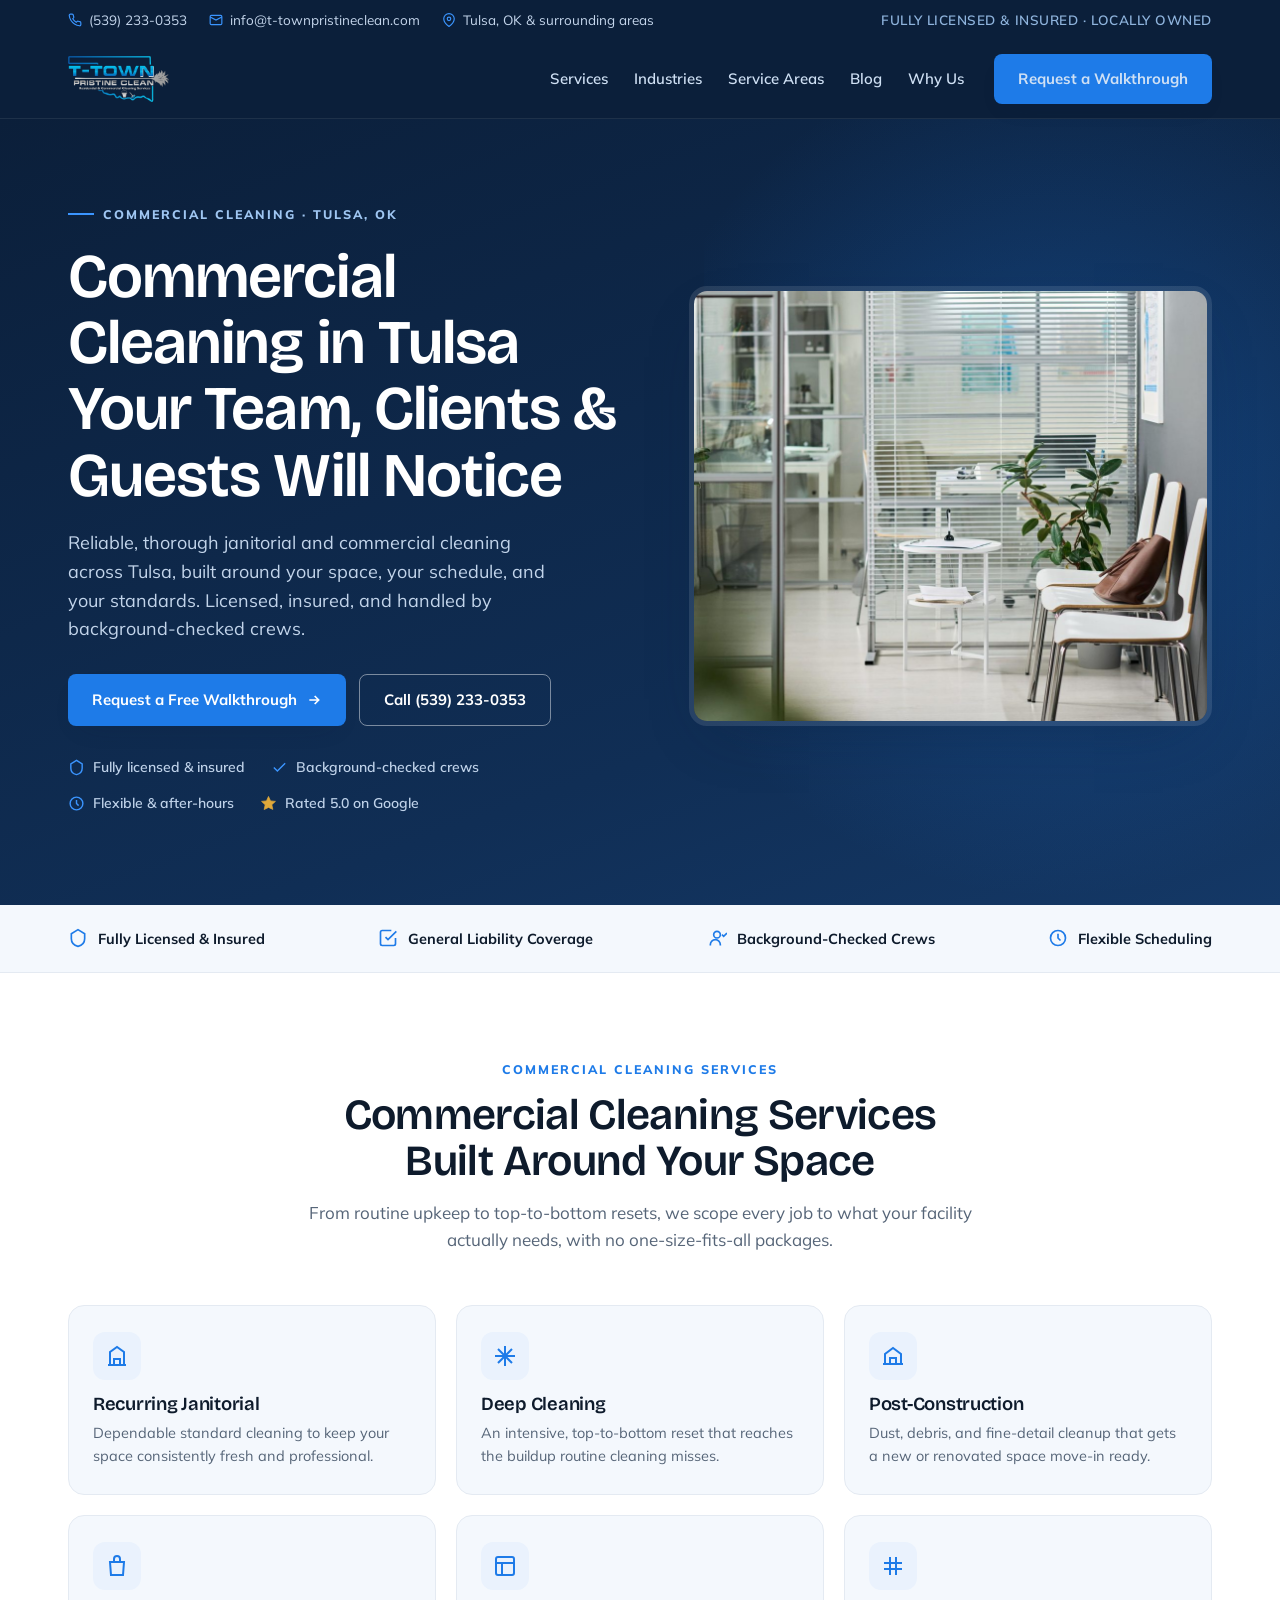
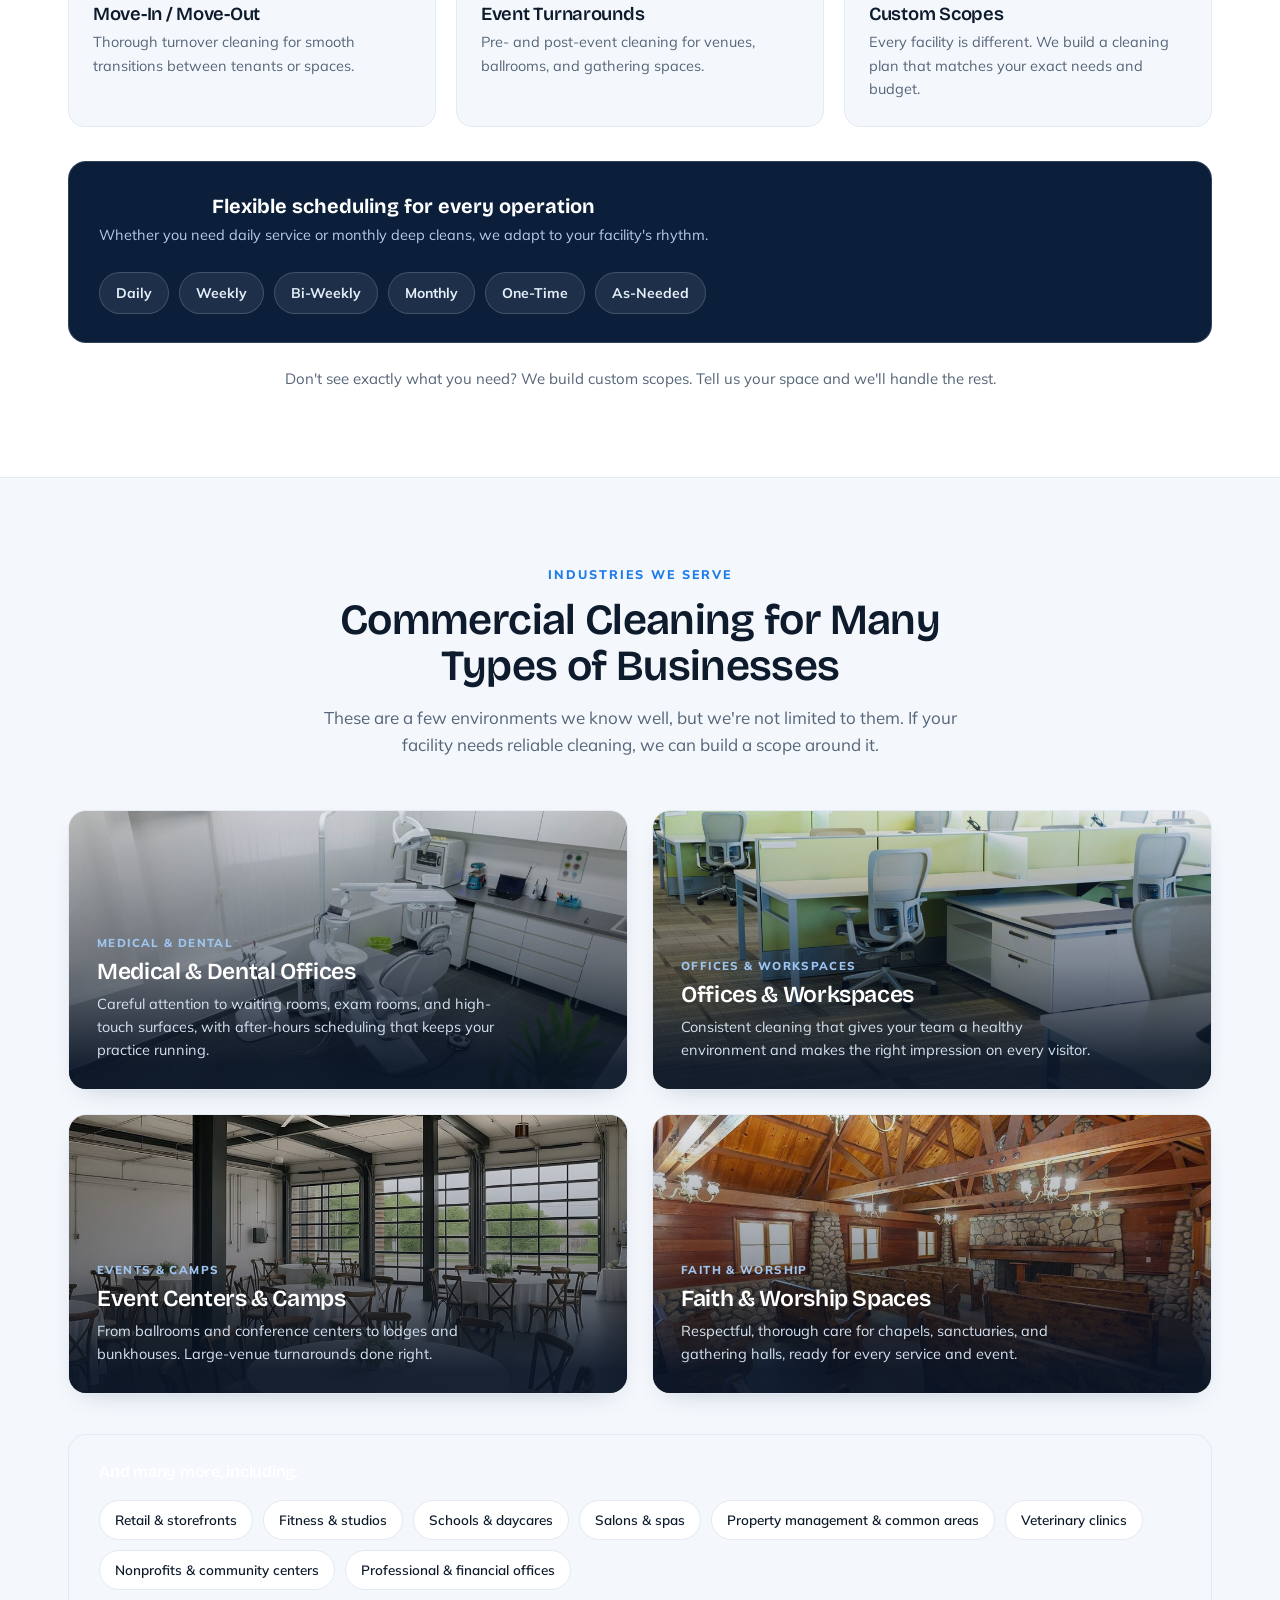
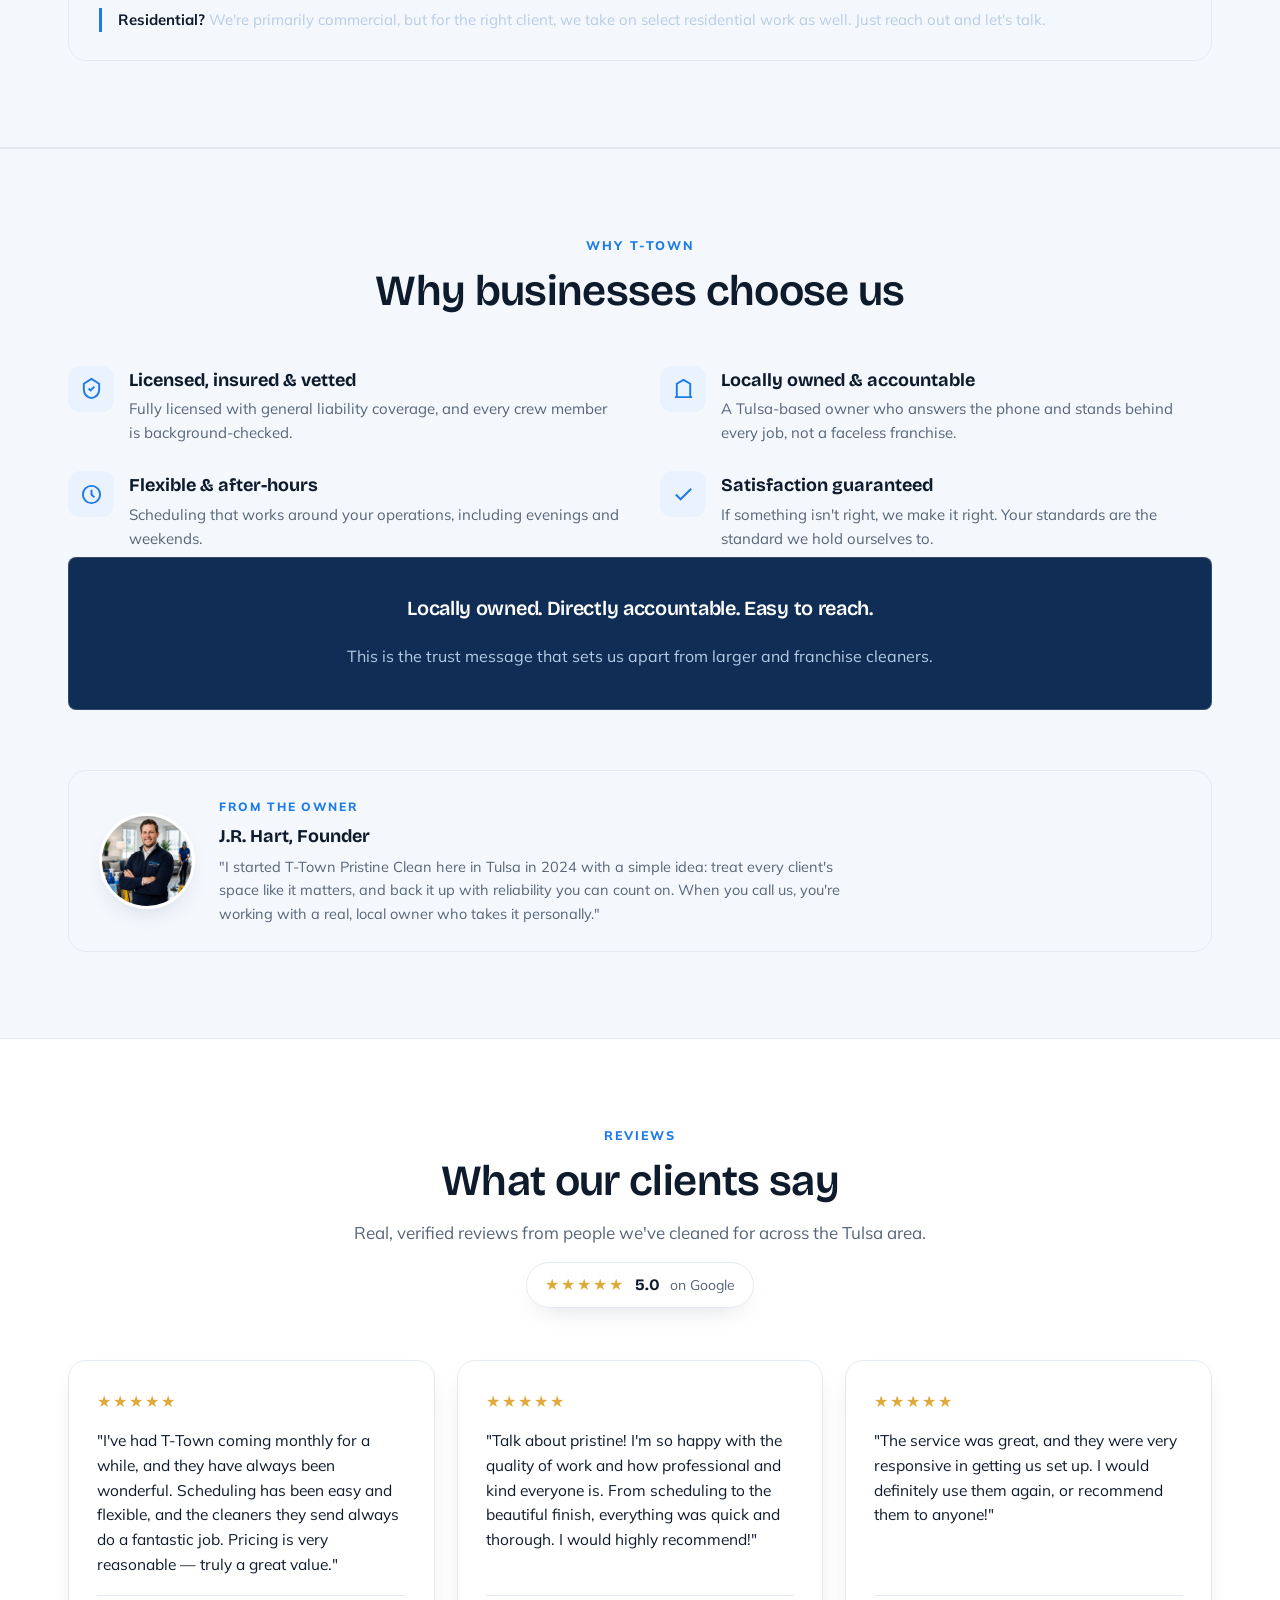
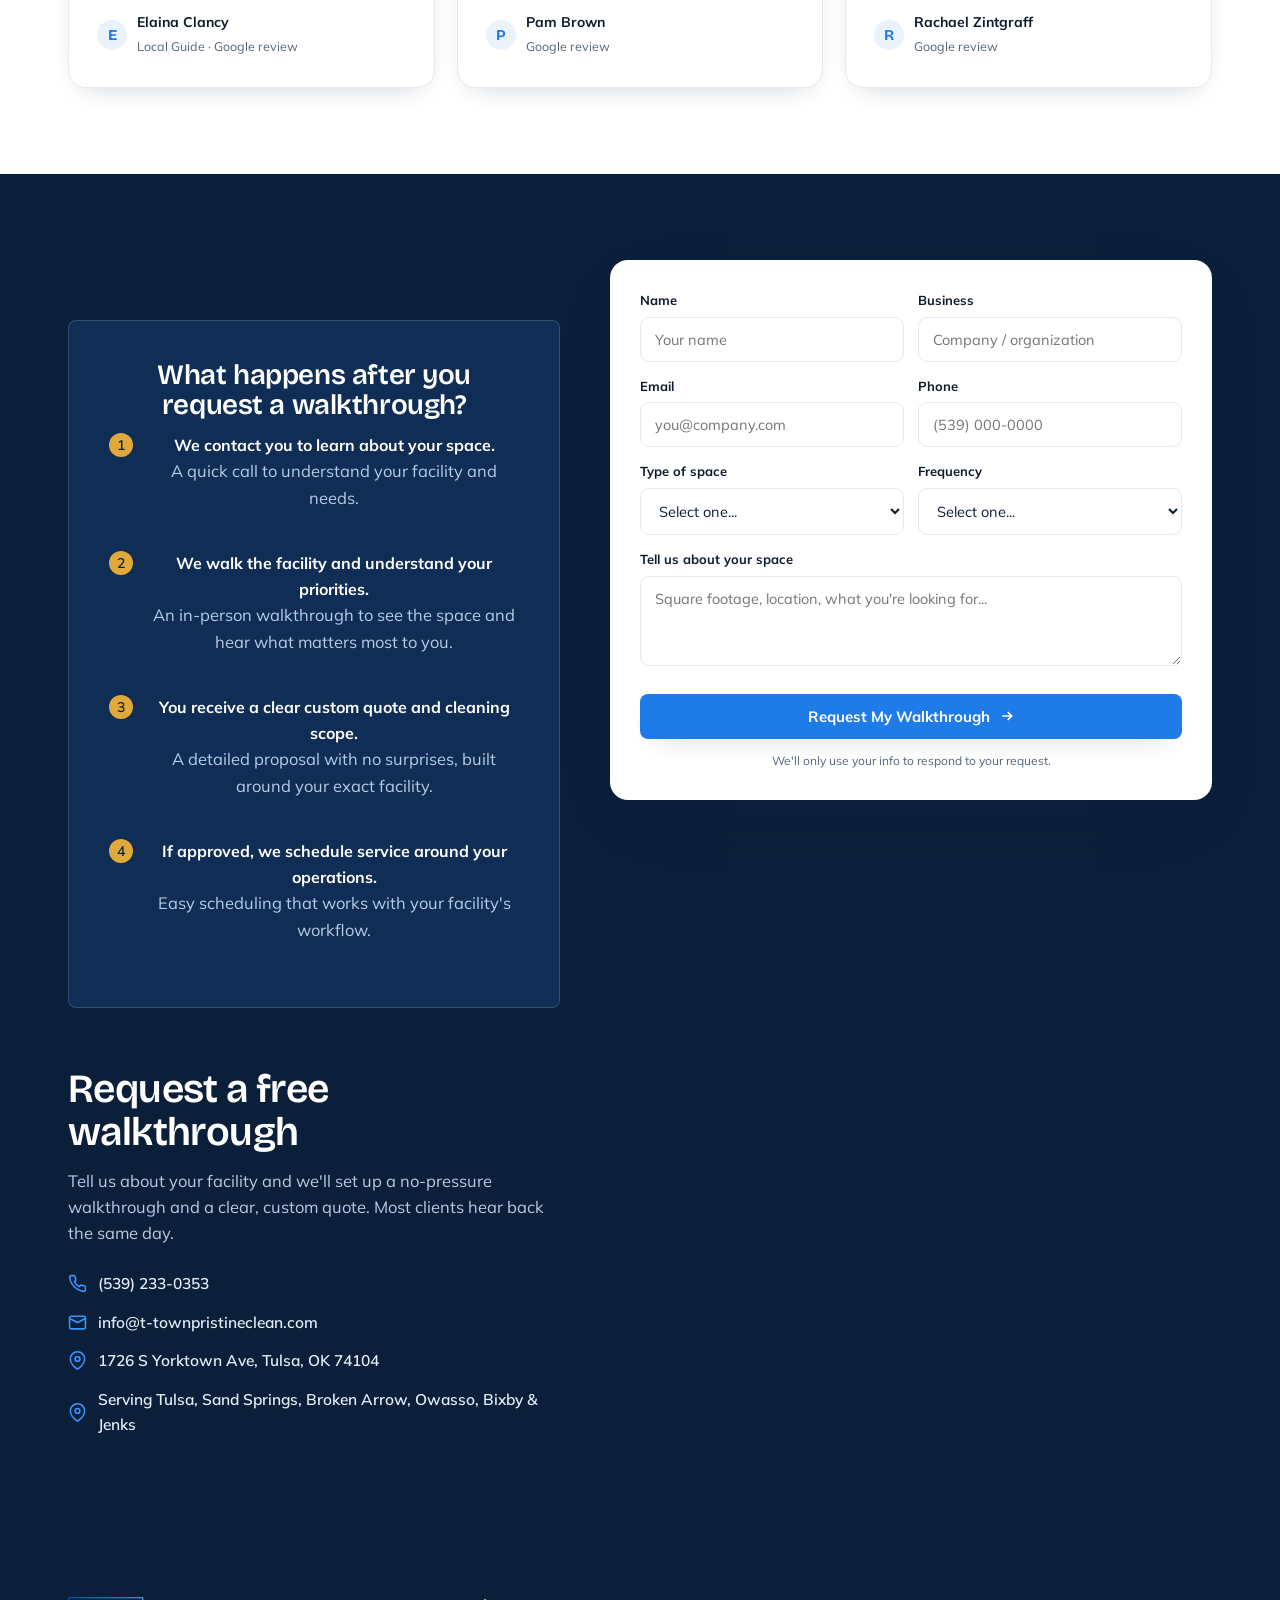
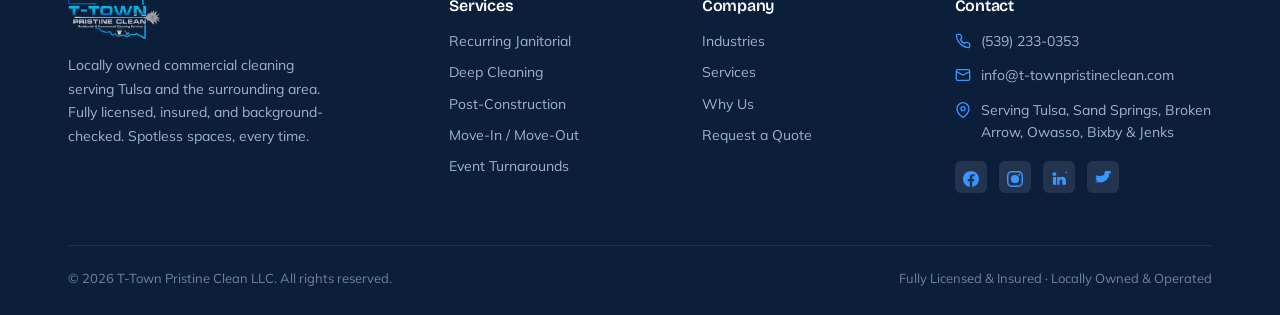
<file: index.html>
<!DOCTYPE html>
<html lang="en">
<head>
<meta charset="UTF-8">
<meta name="viewport" content="width=device-width, initial-scale=1.0">
<title>Commercial Cleaning in Tulsa, OK | T-Town Pristine Clean</title>
<meta name="description" content="Commercial cleaning in Tulsa—janitorial, deep cleaning & post-construction. Licensed, insured. Serving offices, medical, events & more. Free quote.">
<meta property="og:title" content="Commercial Cleaning in Tulsa, OK | T-Town Pristine Clean">
<meta property="og:description" content="Licensed, insured commercial cleaning for offices, medical, dental, retail, events. Tulsa & surrounding areas. Get a free walkthrough quote.">
<meta property="og:type" content="business.business">
<meta property="og:url" content="https://t-townpristineclean.com">
<meta name="twitter:card" content="summary_large_image">
<meta name="twitter:title" content="Commercial Cleaning in Tulsa, OK | T-Town Pristine Clean">
<meta name="twitter:description" content="Licensed, insured commercial cleaning. Janitorial, post-construction, deep cleaning. Tulsa, Sand Springs, Broken Arrow, Owasso, Bixby, Jenks.">
<link rel="canonical" href="https://t-townpristineclean.com/">
<meta name="robots" content="index, follow, max-snippet:-1, max-image-preview:large, max-video-preview:-1">
<link rel="icon" type="image/png" href="favicon.png">
<link rel="preconnect" href="https://fonts.googleapis.com">
<link rel="preconnect" href="https://fonts.gstatic.com" crossorigin>
<link href="https://fonts.googleapis.com/css2?family=Bricolage+Grotesque:opsz,wght@12..96,500;12..96,600;12..96,700&family=Mulish:wght@400;500;600;700;800&display=swap" rel="stylesheet">
<link rel="stylesheet" href="styles.css">
<script async src="https://www.googletagmanager.com/gtag/js?id=G-VPC9NRM5FG"></script>

<script>
  window.dataLayer = window.dataLayer || [];
  function gtag(){dataLayer.push(arguments);}
  gtag('js', new Date());
  gtag('config', 'G-VPC9NRM5FG');
</script>
<!-- Google tag (gtag.js) - Google Ads -->
<script async src="https://www.googletagmanager.com/gtag/js?id=AW-16498902872"></script>
<script>
  window.dataLayer = window.dataLayer || [];
  function gtag(){dataLayer.push(arguments);}
  gtag('config', 'AW-16498902872');
  gtag('config', 'AW-16498902872/F4m7CIHm77IdENiOpbs9', {'phone_conversion_number': '(539) 233-0353'});
</script>
<script type="application/ld+json">
{
  "@context": "https://schema.org",
  "@type": "CleaningService",
  "name": "T-Town Pristine Clean",
  "image": "https://t-townpristineclean.com/images/logo.png",
  "url": "https://t-townpristineclean.com",
  "telephone": "+15392330353",
  "email": "info@t-townpristineclean.com",
  "priceRange": "$$",
  "address": {
    "@type": "PostalAddress",
    "addressLocality": "Tulsa",
    "addressRegion": "OK",
    "addressCountry": "US"
  },
  "areaServed": [
    { "@type": "City", "name": "Tulsa" },
    { "@type": "City", "name": "Sand Springs" },
    { "@type": "City", "name": "Broken Arrow" },
    { "@type": "City", "name": "Owasso" },
    { "@type": "City", "name": "Bixby" },
    { "@type": "City", "name": "Jenks" }
  ],
  "description": "Licensed and insured commercial cleaning in Tulsa, OK. Janitorial, deep cleaning, post-construction, move-in/move-out, and event cleaning for offices, medical and dental practices, event venues, and more.",
  "knowsAbout": ["Commercial cleaning", "Janitorial services", "Office cleaning", "Medical office cleaning", "Post-construction cleaning"],
  "aggregateRating": {
    "@type": "AggregateRating",
    "ratingValue": "5.0",
    "reviewCount": "14"
  }
}
</script>
<script type="application/ld+json">
{
  "@context": "https://schema.org",
  "@type": "Organization",
  "name": "T-Town Pristine Clean",
  "url": "https://t-townpristineclean.com",
  "logo": "https://t-townpristineclean.com/images/logo.png",
  "description": "Locally owned commercial cleaning company in Tulsa, Oklahoma. Licensed, insured, and background-checked crews providing janitorial, deep cleaning, post-construction, and specialized cleaning services.",
  "sameAs": [
    "https://www.google.com/maps/place/T-Town+Pristine+Clean",
    "https://www.yelp.com/biz/t-town-pristine-clean-tulsa"
  ],
  "contactPoint": {
    "@type": "ContactPoint",
    "contactType": "Customer Service",
    "telephone": "+15392330353",
    "email": "info@t-townpristineclean.com"
  },
  "address": {
    "@type": "PostalAddress",
    "streetAddress": "1726 S Yorktown Ave",
    "addressLocality": "Tulsa",
    "addressRegion": "OK",
    "postalCode": "74104",
    "addressCountry": "US"
  },
  "founder": {
    "@type": "Person",
    "name": "J.R. Hart"
  },
  "foundingDate": "2024"
}
</script>
<script type="application/ld+json">
{
  "@context": "https://schema.org",
  "@type": "LocalBusiness",
  "name": "T-Town Pristine Clean",
  "image": "https://t-townpristineclean.com/images/logo.png",
  "description": "Licensed and insured commercial cleaning services in Tulsa, Oklahoma.",
  "telephone": "+15392330353",
  "email": "info@t-townpristineclean.com",
  "address": {
    "@type": "PostalAddress",
    "streetAddress": "1726 S Yorktown Ave",
    "addressLocality": "Tulsa",
    "addressRegion": "OK",
    "postalCode": "74104",
    "addressCountry": "US"
  },
  "geo": {
    "@type": "GeoCoordinates",
    "latitude": "36.1379",
    "longitude": "-95.9618"
  },
  "areaServed": [
    "Tulsa, OK",
    "Sand Springs, OK",
    "Broken Arrow, OK",
    "Owasso, OK",
    "Bixby, OK",
    "Jenks, OK"
  ],
  "serviceType": "Commercial Cleaning",
  "url": "https://t-townpristineclean.com",
  "priceRange": "$$",
  "openingHoursSpecification": {
    "@type": "OpeningHoursSpecification",
    "dayOfWeek": ["Monday", "Tuesday", "Wednesday", "Thursday", "Friday", "Saturday", "Sunday"],
    "opens": "06:00",
    "closes": "22:00"
  }
}
</script>
<script type="application/ld+json">
{
  "@context": "https://schema.org",
  "@type": "FAQPage",
  "mainEntity": [
    {
      "@type": "Question",
      "name": "What commercial cleaning services do you offer?",
      "acceptedAnswer": {
        "@type": "Answer",
        "text": "T-Town Pristine Clean offers recurring janitorial services, deep cleaning, post-construction cleaning, move-in/move-out cleaning, and event turnarounds. We customize our services to match your facility's specific needs."
      }
    },
    {
      "@type": "Question",
      "name": "What areas does T-Town Pristine Clean serve?",
      "acceptedAnswer": {
        "@type": "Answer",
        "text": "We serve Tulsa, Sand Springs, Broken Arrow, Owasso, Bixby, and Jenks. If you're in a neighboring area, contact us to see if we can accommodate your facility."
      }
    },
    {
      "@type": "Question",
      "name": "Are you licensed and insured?",
      "acceptedAnswer": {
        "@type": "Answer",
        "text": "Yes, T-Town Pristine Clean is fully licensed and insured with general liability coverage. All crew members are background-checked to ensure the safety and security of your facility."
      }
    },
    {
      "@type": "Question",
      "name": "Do you offer after-hours cleaning?",
      "acceptedAnswer": {
        "@type": "Answer",
        "text": "Yes, we specialize in flexible scheduling, including after-hours and weekend cleaning to work around your facility's operations and minimize disruption."
      }
    },
    {
      "@type": "Question",
      "name": "How do I get a quote for commercial cleaning?",
      "acceptedAnswer": {
        "@type": "Answer",
        "text": "Request a free walkthrough using our online form or call (539) 233-0353. We'll assess your space, understand your needs, and provide a clear, custom quote with no surprises."
      }
    },
    {
      "@type": "Question",
      "name": "What commercial industries do you clean for?",
      "acceptedAnswer": {
        "@type": "Answer",
        "text": "We serve medical and dental offices, corporate offices, retail, event centers, churches, schools, fitness facilities, salons, and many other commercial environments. If your facility needs cleaning, we can build a scope around it."
      }
    }
  ]
}
</script>
<script type="application/ld+json">
{
  "@context": "https://schema.org",
  "@type": "BreadcrumbList",
  "itemListElement": [
    {
      "@type": "ListItem",
      "position": 1,
      "name": "Home",
      "item": "https://t-townpristineclean.com/"
    }
  ]
}
</script>
<script src="https://challenges.cloudflare.com/turnstile/v0/api.js" async defer></script>
</head>
<body>

<div class="utility">
  <div class="wrap">
    <div class="u-left">
      <a href="tel:5392330353"><svg viewBox="0 0 24 24" fill="none" stroke="currentColor" stroke-width="2"><path d="M22 16.92v3a2 2 0 0 1-2.18 2 19.79 19.79 0 0 1-8.63-3.07 19.5 19.5 0 0 1-6-6 19.79 19.79 0 0 1-3.07-8.67A2 2 0 0 1 4.11 2h3a2 2 0 0 1 2 1.72c.13.96.36 1.9.7 2.81a2 2 0 0 1-.45 2.11L8.09 9.91a16 16 0 0 0 6 6l1.27-1.27a2 2 0 0 1 2.11-.45c.91.34 1.85.57 2.81.7A2 2 0 0 1 22 16.92z"/></svg>(539) 233-0353</a>
      <a href="mailto:info@t-townpristineclean.com"><svg viewBox="0 0 24 24" fill="none" stroke="currentColor" stroke-width="2"><rect x="2" y="4" width="20" height="16" rx="2"/><path d="m22 7-10 5L2 7"/></svg>info@t-townpristineclean.com</a>
      <span class="u-addr"><svg viewBox="0 0 24 24" fill="none" stroke="currentColor" stroke-width="2"><path d="M21 10c0 7-9 13-9 13s-9-6-9-13a9 9 0 0 1 18 0z"/><circle cx="12" cy="10" r="3"/></svg>Tulsa, OK &amp; surrounding areas</span>
    </div>
    <span class="u-tag">FULLY LICENSED &amp; INSURED · LOCALLY OWNED</span>
  </div>
</div>

<header>
  <div class="wrap">
    <a href="#top" class="logo"><img src="images/logo.png" alt="T-Town Pristine Clean"></a>
    <nav class="main">
      <ul>
        <li><a href="#services">Services</a></li>
        <li><a href="#industries">Industries</a></li>
        <li><a href="service-areas.html">Service Areas</a></li>
        <li><a href="blog/">Blog</a></li>
        <li><a href="#why">Why Us</a></li>
      </ul>
      <a href="#contact" class="btn btn-primary">Request a Walkthrough</a>
    </nav>
  </div>
</header>

<section class="hero" id="top">
  <div class="wrap">
    <div>
      <div class="eyebrow"><span class="ln"></span>Commercial Cleaning · Tulsa, OK</div>
      <h1>Commercial Cleaning in Tulsa Your Team, Clients &amp; Guests Will Notice</h1>
      <p class="lead">Reliable, thorough janitorial and commercial cleaning across Tulsa, built around your space, your schedule, and your standards. Licensed, insured, and handled by background-checked crews.</p>
      <div class="hero-cta">
        <a href="#contact" class="btn btn-primary">Request a Free Walkthrough
          <svg width="16" height="16" viewBox="0 0 24 24" fill="none" stroke="currentColor" stroke-width="2.5"><path d="M5 12h14M13 6l6 6-6 6"/></svg></a>
        <a href="tel:5392330353" class="btn btn-ghost">Call (539) 233-0353</a>
      </div>
      <div class="hero-trust">
        <span><svg viewBox="0 0 24 24" fill="none" stroke="currentColor" stroke-width="2"><path d="M12 2 4 7v6c0 5 3.5 8 8 9 4.5-1 8-4 8-9V7z"/></svg>Fully licensed &amp; insured</span>
        <span><svg viewBox="0 0 24 24" fill="none" stroke="currentColor" stroke-width="2"><path d="M20 6 9 17l-5-5"/></svg>Background-checked crews</span>
        <span><svg viewBox="0 0 24 24" fill="none" stroke="currentColor" stroke-width="2"><circle cx="12" cy="12" r="9"/><path d="M12 7v5l3 3"/></svg>Flexible &amp; after-hours</span>
        <span><svg viewBox="0 0 24 24" fill="#E0A93B" stroke="#E0A93B" stroke-width="1"><path d="M12 2l2.9 6.3 6.9.7-5.1 4.6 1.4 6.7L12 17.5 5.9 20.6l1.4-6.7L2.2 9l6.9-.7z"/></svg>Rated 5.0 on Google</span>
      </div>
    </div>
    <div class="hero-visual">
      <div class="frame"><img src="images/hero-waiting-room.jpg" alt="Spotless commercial waiting room cleaned by T-Town Pristine Clean"></div>
    </div>
  </div>
</section>

<div class="strip">
  <div class="wrap">
    <div class="item"><svg viewBox="0 0 24 24" fill="none" stroke="currentColor" stroke-width="2"><path d="M12 2 4 7v6c0 5 3.5 8 8 9 4.5-1 8-4 8-9V7z"/></svg>Fully Licensed &amp; Insured</div>
    <div class="item"><svg viewBox="0 0 24 24" fill="none" stroke="currentColor" stroke-width="2"><path d="M9 11l3 3L22 4"/><path d="M21 12v7a2 2 0 0 1-2 2H5a2 2 0 0 1-2-2V5a2 2 0 0 1 2-2h11"/></svg>General Liability Coverage</div>
    <div class="item"><svg viewBox="0 0 24 24" fill="none" stroke="currentColor" stroke-width="2"><circle cx="12" cy="8" r="4"/><path d="M4 21v-1a6 6 0 0 1 12 0v1"/><path d="m18 8 2 2 4-4"/></svg>Background-Checked Crews</div>
    <div class="item"><svg viewBox="0 0 24 24" fill="none" stroke="currentColor" stroke-width="2"><circle cx="12" cy="12" r="9"/><path d="M12 7v5l3 3"/></svg>Flexible Scheduling</div>
  </div>
</div>

<section id="services">
  <div class="wrap">
    <div class="sec-head">
      <div class="sec-eyebrow">Commercial Cleaning Services</div>
      <h2>Commercial Cleaning Services Built Around Your Space</h2>
      <p>From routine upkeep to top-to-bottom resets, we scope every job to what your facility actually needs, with no one-size-fits-all packages.</p>
    </div>
    <div class="svc-wrap">
      <div class="svc-card"><div class="ic"><svg viewBox="0 0 24 24" fill="none" stroke="currentColor" stroke-width="2"><path d="M3 21h18M5 21V8l7-5 7 5v13"/><path d="M9 21v-6h6v6"/></svg></div><h3>Recurring Janitorial</h3><p>Dependable standard cleaning to keep your space consistently fresh and professional.</p></div>
      <div class="svc-card"><div class="ic"><svg viewBox="0 0 24 24" fill="none" stroke="currentColor" stroke-width="2"><path d="M12 2v20M2 12h20M5 5l14 14M19 5 5 19"/></svg></div><h3>Deep Cleaning</h3><p>An intensive, top-to-bottom reset that reaches the buildup routine cleaning misses.</p></div>
      <div class="svc-card"><div class="ic"><svg viewBox="0 0 24 24" fill="none" stroke="currentColor" stroke-width="2"><path d="M2 20h20M4 20V10l8-6 8 6v10"/><path d="M9 20v-6h6v6"/></svg></div><h3>Post-Construction</h3><p>Dust, debris, and fine-detail cleanup that gets a new or renovated space move-in ready.</p></div>
      <div class="svc-card"><div class="ic"><svg viewBox="0 0 24 24" fill="none" stroke="currentColor" stroke-width="2"><path d="M5 8h14l-1 13H6zM9 8V5a3 3 0 0 1 6 0v3"/></svg></div><h3>Move-In / Move-Out</h3><p>Thorough turnover cleaning for smooth transitions between tenants or spaces.</p></div>
      <div class="svc-card"><div class="ic"><svg viewBox="0 0 24 24" fill="none" stroke="currentColor" stroke-width="2"><rect x="3" y="3" width="18" height="18" rx="2"/><path d="M3 9h18M9 21V9"/></svg></div><h3>Event Turnarounds</h3><p>Pre- and post-event cleaning for venues, ballrooms, and gathering spaces.</p></div>
      <div class="svc-card"><div class="ic"><svg viewBox="0 0 24 24" fill="none" stroke="currentColor" stroke-width="2"><path d="M3 9h18M3 15h18M9 3v18M15 3v18"/></svg></div><h3>Custom Scopes</h3><p>Every facility is different. We build a cleaning plan that matches your exact needs and budget.</p></div>
    </div>
    <div class="freq navy-box" style="text-align:center">
      <div class="lbl"><b>Flexible scheduling for every operation</b><span class="text-light">Whether you need daily service or monthly deep cleans, we adapt to your facility's rhythm.</span></div>
      <div class="chips"><span class="chip">Daily</span><span class="chip">Weekly</span><span class="chip">Bi-Weekly</span><span class="chip">Monthly</span><span class="chip">One-Time</span><span class="chip">As-Needed</span></div>
    </div>
    <p class="svc-note">Don't see exactly what you need? We build custom scopes. Tell us your space and we'll handle the rest.</p>
  </div>
</section>

<section id="industries" style="background:var(--bg-2);border-top:1px solid var(--line);border-bottom:1px solid var(--line)">
  <div class="wrap">
    <div class="sec-head">
      <div class="sec-eyebrow">Industries We Serve</div>
      <h2>Commercial Cleaning for Many Types of Businesses</h2>
      <p>These are a few environments we know well, but we're not limited to them. If your facility needs reliable cleaning, we can build a scope around it.</p>
    </div>
    <div class="ind-grid">
      <div class="ind"><img src="images/industry-medical-dental.jpg" alt="Medical and dental office cleaning"><div class="body"><span class="tag">Medical &amp; Dental</span><h3>Medical &amp; Dental Offices</h3><p>Careful attention to waiting rooms, exam rooms, and high-touch surfaces, with after-hours scheduling that keeps your practice running.</p></div></div>
      <div class="ind"><img src="images/industry-office.jpg" alt="Professional office and workspace cleaning"><div class="body"><span class="tag">Offices &amp; Workspaces</span><h3>Offices &amp; Workspaces</h3><p>Consistent cleaning that gives your team a healthy environment and makes the right impression on every visitor.</p></div></div>
      <div class="ind"><img src="images/industry-event.jpg" alt="Event center and camp facility cleaning"><div class="body"><span class="tag">Events &amp; Camps</span><h3>Event Centers &amp; Camps</h3><p>From ballrooms and conference centers to lodges and bunkhouses. Large-venue turnarounds done right.</p></div></div>
      <div class="ind"><img src="images/industry-chapel.jpg" alt="Chapel and worship space cleaning"><div class="body"><span class="tag">Faith &amp; Worship</span><h3>Faith &amp; Worship Spaces</h3><p>Respectful, thorough care for chapels, sanctuaries, and gathering halls, ready for every service and event.</p></div></div>
    </div>
    <div class="ind-more navy-box" style="margin-top:40px">
      <h4 style="margin-bottom:20px">And many more, including:</h4>
      <div class="ind-chips">
        <span class="chip">Retail &amp; storefronts</span>
        <span class="chip">Fitness &amp; studios</span>
        <span class="chip">Schools &amp; daycares</span>
        <span class="chip">Salons &amp; spas</span>
        <span class="chip">Property management &amp; common areas</span>
        <span class="chip">Veterinary clinics</span>
        <span class="chip">Nonprofits &amp; community centers</span>
        <span class="chip">Professional &amp; financial offices</span>
      </div>
      <p class="res-note"><b class="text-white">Residential?</b> <span class="text-light">We're primarily commercial, but for the right client, we take on select residential work as well. Just reach out and let's talk.</span></p>
    </div>
  </div>
</section>


<section id="why" style="background:var(--bg-2);border-top:1px solid var(--line);border-bottom:1px solid var(--line)">
  <div class="wrap">
    <div class="sec-head">
      <div class="sec-eyebrow">Why T-Town</div>
      <h2>Why businesses choose us</h2>
    </div>
    <div class="why-grid">
      <div class="why-item"><span class="ic"><svg viewBox="0 0 24 24" fill="none" stroke="currentColor" stroke-width="2"><path d="M12 2 4 7v6c0 5 3.5 8 8 9 4.5-1 8-4 8-9V7z"/><path d="M9 12l2 2 4-4"/></svg></span><div><b>Licensed, insured &amp; vetted</b><p>Fully licensed with general liability coverage, and every crew member is background-checked.</p></div></div>
      <div class="why-item"><span class="ic"><svg viewBox="0 0 24 24" fill="none" stroke="currentColor" stroke-width="2"><path d="M3 21h18M5 21V7l7-4 7 4v14"/></svg></span><div><b>Locally owned &amp; accountable</b><p>A Tulsa-based owner who answers the phone and stands behind every job, not a faceless franchise.</p></div></div>
      <div class="why-item"><span class="ic"><svg viewBox="0 0 24 24" fill="none" stroke="currentColor" stroke-width="2"><circle cx="12" cy="12" r="9"/><path d="M12 7v5l3 3"/></svg></span><div><b>Flexible &amp; after-hours</b><p>Scheduling that works around your operations, including evenings and weekends.</p></div></div>
      <div class="why-item"><span class="ic"><svg viewBox="0 0 24 24" fill="none" stroke="currentColor" stroke-width="2"><path d="M20 6 9 17l-5-5"/></svg></span><div><b>Satisfaction guaranteed</b><p>If something isn't right, we make it right. Your standards are the standard we hold ourselves to.</p></div></div>
    </div>
    <div class="section-highlight">
      <h3>Locally owned. Directly accountable. Easy to reach.</h3>
      <p>This is the trust message that sets us apart from larger and franchise cleaners.</p>
    </div>
    <div class="owner-note">
      <img src="images/owner.jpg" alt="J.R. Hart, owner of T-Town Pristine Clean">
      <div class="t">
        <div class="lbl">From the Owner</div>
        <b>J.R. Hart, Founder</b>
        <p>"I started T-Town Pristine Clean here in Tulsa in 2024 with a simple idea: treat every client's space like it matters, and back it up with reliability you can count on. When you call us, you're working with a real, local owner who takes it personally."</p>
      </div>
    </div>
  </div>
</section>

<section id="reviews">
  <div class="wrap">
    <div class="sec-head">
      <div class="sec-eyebrow">Reviews</div>
      <h2>What our clients say</h2>
      <p>Real, verified reviews from people we've cleaned for across the Tulsa area.</p>
      <div class="rating-badge"><span class="rating-stars">&#9733;&#9733;&#9733;&#9733;&#9733;</span><b class="rating-score">5.0</b><span class="rating-label">on Google</span></div>
    </div>
    <div class="tn-grid">
      <div class="tn">
        <div class="stars">&#9733;&#9733;&#9733;&#9733;&#9733;</div>
        <p>"I've had T-Town coming monthly for a while, and they have always been wonderful. Scheduling has been easy and flexible, and the cleaners they send always do a fantastic job. Pricing is very reasonable &mdash; truly a great value."</p>
        <div class="by"><span class="g">E</span><div><b>Elaina Clancy</b><small>Local Guide &middot; Google review</small></div></div>
      </div>
      <div class="tn">
        <div class="stars">&#9733;&#9733;&#9733;&#9733;&#9733;</div>
        <p>"Talk about pristine! I'm so happy with the quality of work and how professional and kind everyone is. From scheduling to the beautiful finish, everything was quick and thorough. I would highly recommend!"</p>
        <div class="by"><span class="g">P</span><div><b>Pam Brown</b><small>Google review</small></div></div>
      </div>
      <div class="tn">
        <div class="stars">&#9733;&#9733;&#9733;&#9733;&#9733;</div>
        <p>"The service was great, and they were very responsive in getting us set up. I would definitely use them again, or recommend them to anyone!"</p>
        <div class="by"><span class="g">R</span><div><b>Rachael Zintgraff</b><small>Google review</small></div></div>
      </div>
    </div>
  </div>
</section>

<section class="contact" id="contact">
  <div class="wrap">
    <div class="intro">
      <div class="process-box">
        <h3>What happens after you request a walkthrough?</h3>
        <ol class="process-list">
          <li class="process-item"><span class="step-circle">1</span><div><strong>We contact you to learn about your space.</strong><p class="step-text">A quick call to understand your facility and needs.</p></div></li>
          <li class="process-item"><span class="step-circle">2</span><div><strong>We walk the facility and understand your priorities.</strong><p class="step-text">An in-person walkthrough to see the space and hear what matters most to you.</p></div></li>
          <li class="process-item"><span class="step-circle">3</span><div><strong>You receive a clear custom quote and cleaning scope.</strong><p class="step-text">A detailed proposal with no surprises, built around your exact facility.</p></div></li>
          <li class="process-item"><span class="step-circle">4</span><div><strong>If approved, we schedule service around your operations.</strong><p class="step-text">Easy scheduling that works with your facility's workflow.</p></div></li>
        </ol>
      </div>
      <h2>Request a free walkthrough</h2>
      <p>Tell us about your facility and we'll set up a no-pressure walkthrough and a clear, custom quote. Most clients hear back the same day.</p>
      <div class="line"><svg viewBox="0 0 24 24" fill="none" stroke="currentColor" stroke-width="2"><path d="M22 16.92v3a2 2 0 0 1-2.18 2 19.79 19.79 0 0 1-8.63-3.07 19.5 19.5 0 0 1-6-6 19.79 19.79 0 0 1-3.07-8.67A2 2 0 0 1 4.11 2h3a2 2 0 0 1 2 1.72c.13.96.36 1.9.7 2.81a2 2 0 0 1-.45 2.11L8.09 9.91a16 16 0 0 0 6 6l1.27-1.27a2 2 0 0 1 2.11-.45c.91.34 1.85.57 2.81.7A2 2 0 0 1 22 16.92z"/></svg>(539) 233-0353</div>
      <div class="line"><svg viewBox="0 0 24 24" fill="none" stroke="currentColor" stroke-width="2"><rect x="2" y="4" width="20" height="16" rx="2"/><path d="m22 7-10 5L2 7"/></svg>info@t-townpristineclean.com</div>
      <div class="line"><svg viewBox="0 0 24 24" fill="none" stroke="currentColor" stroke-width="2"><path d="M21 10c0 7-9 13-9 13s-9-6-9-13a9 9 0 0 1 18 0z"/><circle cx="12" cy="10" r="3"/></svg><address style="font-style:normal">1726 S Yorktown Ave, Tulsa, OK 74104</address></div>
      <div class="line"><svg viewBox="0 0 24 24" fill="none" stroke="currentColor" stroke-width="2"><path d="M21 10c0 7-9 13-9 13s-9-6-9-13a9 9 0 0 1 18 0z"/><circle cx="12" cy="10" r="3"/></svg>Serving Tulsa, Sand Springs, Broken Arrow, Owasso, Bixby &amp; Jenks</div>
    </div>
    <div class="form">
      <form action="https://formspree.io/f/xbdbpope" method="POST" id="walkthrough-form">
        <div class="row">
          <div class="field"><label>Name</label><input type="text" name="name" placeholder="Your name" required></div>
          <div class="field"><label>Business</label><input type="text" name="business" placeholder="Company / organization"></div>
        </div>
        <div class="row">
          <div class="field"><label>Email</label><input type="email" name="email" placeholder="you@company.com" required></div>
          <div class="field"><label>Phone</label><input type="tel" name="phone" placeholder="(539) 000-0000"></div>
        </div>
        <div class="row">
          <div class="field"><label>Type of space</label>
            <select name="space_type" required><option value="">Select one...</option><option>Office / workspace</option><option>Medical or dental</option><option>Event center / camp</option><option>Faith / worship</option><option>Retail / storefront</option><option>Residential</option><option>Other</option></select>
          </div>
          <div class="field"><label>Frequency</label>
            <select name="frequency" required><option value="">Select one...</option><option>Recurring (daily/weekly)</option><option>Bi-weekly</option><option>Monthly</option><option>One-time / deep clean</option><option>Not sure yet</option></select>
          </div>
        </div>
        <div class="field"><label>Tell us about your space</label><textarea name="message" placeholder="Square footage, location, what you're looking for..." required></textarea></div>
        <input type="text" name="_gotcha" style="display:none" tabindex="-1" autocomplete="off">
        <div class="cf-turnstile" data-sitekey="0x4AAAAAAGSpPsR-6OZHEMkR"></div>
        <button type="submit" class="btn btn-primary">Request My Walkthrough
          <svg width="16" height="16" viewBox="0 0 24 24" fill="none" stroke="currentColor" stroke-width="2.5"><path d="M5 12h14M13 6l6 6-6 6"/></svg></button>
        <p class="form-tiny">We'll only use your info to respond to your request.</p>
      </form>
    </div>
  </div>
</section>

<footer>
  <div class="wrap">
    <div class="foot-grid">
      <div>
        <img src="images/logo.png" alt="T-Town Pristine Clean">
        <p>Locally owned commercial cleaning serving Tulsa and the surrounding area. Fully licensed, insured, and background-checked. Spotless spaces, every time.</p>
      </div>
      <div><h4>Services</h4><ul><li><a href="#services">Recurring Janitorial</a></li><li><a href="#services">Deep Cleaning</a></li><li><a href="#services">Post-Construction</a></li><li><a href="#services">Move-In / Move-Out</a></li><li><a href="#services">Event Turnarounds</a></li></ul></div>
      <div><h4>Company</h4><ul><li><a href="#industries">Industries</a></li><li><a href="#services">Services</a></li><li><a href="#why">Why Us</a></li><li><a href="#contact">Request a Quote</a></li></ul></div>
      <div class="foot-c">
        <h4>Contact</h4>
        <div><svg viewBox="0 0 24 24" fill="none" stroke="currentColor" stroke-width="2"><path d="M22 16.92v3a2 2 0 0 1-2.18 2 19.79 19.79 0 0 1-8.63-3.07 19.5 19.5 0 0 1-6-6 19.79 19.79 0 0 1-3.07-8.67A2 2 0 0 1 4.11 2h3a2 2 0 0 1 2 1.72c.13.96.36 1.9.7 2.81a2 2 0 0 1-.45 2.11L8.09 9.91a16 16 0 0 0 6 6l1.27-1.27a2 2 0 0 1 2.11-.45c.91.34 1.85.57 2.81.7A2 2 0 0 1 22 16.92z"/></svg>(539) 233-0353</div>
        <div><svg viewBox="0 0 24 24" fill="none" stroke="currentColor" stroke-width="2"><rect x="2" y="4" width="20" height="16" rx="2"/><path d="m22 7-10 5L2 7"/></svg>info@t-townpristineclean.com</div>
        <div><svg viewBox="0 0 24 24" fill="none" stroke="currentColor" stroke-width="2"><path d="M21 10c0 7-9 13-9 13s-9-6-9-13a9 9 0 0 1 18 0z"/><circle cx="12" cy="10" r="3"/></svg>Serving Tulsa, Sand Springs, Broken Arrow, Owasso, Bixby &amp; Jenks</div>
        <div style="margin-top:18px;display:flex;gap:12px;align-items:center">
          <a href="https://www.facebook.com" title="Facebook" style="display:inline-flex;align-items:center;justify-content:center;width:32px;height:32px;background:rgba(255,255,255,.1);border-radius:6px;color:#fff;transition:background .2s"><svg viewBox="0 0 24 24" fill="currentColor" width="16" height="16"><path d="M24 12.073c0-6.627-5.373-12-12-12s-12 5.373-12 12c0 5.99 4.388 10.954 10.125 11.854v-8.385H7.078v-3.47h3.047V9.43c0-3.007 1.792-4.669 4.533-4.669 1.312 0 2.686.235 2.686.235v2.953H15.83c-1.491 0-1.956.925-1.956 1.874v2.25h3.328l-.532 3.47h-2.796v8.385C19.612 23.027 24 18.062 24 12.073z"/></svg></a>
          <a href="https://www.instagram.com" title="Instagram" style="display:inline-flex;align-items:center;justify-content:center;width:32px;height:32px;background:rgba(255,255,255,.1);border-radius:6px;color:#fff;transition:background .2s"><svg viewBox="0 0 24 24" fill="currentColor" width="16" height="16"><path d="M12 2.163c3.204 0 3.584.012 4.85.07 3.252.148 4.771 1.691 4.919 4.919.058 1.265.069 1.645.069 4.849 0 3.205-.012 3.584-.069 4.849-.149 3.225-1.664 4.771-4.919 4.919-1.266.058-1.644.07-4.85.07-3.204 0-3.584-.012-4.849-.07-3.26-.149-4.771-1.699-4.919-4.92-.058-1.265-.07-1.644-.07-4.849 0-3.204.013-3.583.07-4.849.149-3.227 1.664-4.771 4.919-4.919 1.266-.057 1.645-.069 4.849-.069zm0-2.163c-3.259 0-3.667.014-4.947.072-4.358.2-6.78 2.618-6.98 6.98-.059 1.281-.073 1.689-.073 4.948 0 3.259.014 3.668.072 4.948.2 4.358 2.618 6.78 6.98 6.98 1.281.058 1.689.072 4.948.072 3.259 0 3.668-.014 4.948-.072 4.354-.2 6.782-2.618 6.979-6.98.059-1.28.073-1.689.073-4.948 0-3.259-.014-3.667-.072-4.947-.196-4.354-2.617-6.78-6.979-6.98-1.281-.059-1.69-.073-4.949-.073zM5.838 12a6.162 6.162 0 1 1 12.324 0 6.162 6.162 0 0 1-12.324 0zM12 16a4 4 0 1 1 0-8 4 4 0 0 1 0 8zm4.965-10.322a1.44 1.44 0 1 1 2.881.001 1.44 1.44 0 0 1-2.881-.001z"/></svg></a>
          <a href="https://www.linkedin.com" title="LinkedIn" style="display:inline-flex;align-items:center;justify-content:center;width:32px;height:32px;background:rgba(255,255,255,.1);border-radius:6px;color:#fff;transition:background .2s"><svg viewBox="0 0 24 24" fill="currentColor" width="16" height="16"><path d="M20.447 20.452h-3.554v-5.569c0-1.328-.475-2.236-1.986-2.236-1.081 0-1.722.722-2.006 1.42-.103.249-.129.597-.129.946v5.439h-3.555V9h3.555v1.346h.05c.497-.745 1.636-1.886 3.991-1.886 3.172 0 5.604 2.05 5.604 6.441v5.551zM5.337 7.433c-.114 0-.228-.011-.339-.033-1.644-.099-2.889-1.326-2.889-2.823 0-1.56 1.325-2.874 2.974-2.874 1.649 0 2.986 1.315 2.986 2.874 0 1.497-1.245 2.724-2.889 2.823-.11.022-.225.033-.339.033zm2.445 13.019H2.896V9h4.886v11.452zM22.884.898c.664 0 1.202.528 1.202 1.179s-.538 1.179-1.202 1.179S21.681 2.757 21.681 2.077s.538-1.179 1.203-1.179h0z"/></svg></a>
          <a href="https://twitter.com" title="X (Twitter)" style="display:inline-flex;align-items:center;justify-content:center;width:32px;height:32px;background:rgba(255,255,255,.1);border-radius:6px;color:#fff;transition:background .2s"><svg viewBox="0 0 24 24" fill="currentColor" width="16" height="16"><path d="M23.953 4.57a10 10 0 002.856-3.215 10 10 0 01-2.997.867 4.992 4.992 0 002.188-2.753 10.014 10.014 0 01-3.13 1.194 4.993 4.993 0 00-8.604 4.557A14.148 14.148 0 011.392 6.32 4.995 4.995 0 003.12 10.87c-.913-.03-1.77-.27-2.522-.68v.06a4.992 4.992 0 004.001 4.882 4.993 4.993 0 01-2.26.085 4.995 4.995 0 004.659 3.468A10.025 10.025 0 010 14.966a14.117 14.117 0 007.557 2.209 14.094 14.094 0 0014.156-14.186c0-.215-.005-.43-.015-.645A10.025 10.025 0 0023.953 4.57z"/></svg></a>
        </div>
      </div>
    </div>
    <div class="foot-bottom">
      <span>© 2026 T-Town Pristine Clean LLC. All rights reserved.</span>
      <span>Fully Licensed &amp; Insured · Locally Owned &amp; Operated</span>
    </div>
  </div>
</footer>

<script>
document.getElementById('walkthrough-form').addEventListener('submit', function(e) {
  e.preventDefault();

  const form = this;
  const btn = form.querySelector('button[type="submit"]');
  const btnLabel = btn ? btn.innerHTML : '';
  const oldMsg = form.querySelector('.form-error');
  if (oldMsg) oldMsg.remove();
  if (btn) { btn.disabled = true; btn.textContent = 'Sending...'; }

  // Submit to Formspree; only count a lead when Formspree confirms receipt
  fetch(form.action, {
    method: 'POST',
    body: new FormData(form),
    headers: { 'Accept': 'application/json' }
  }).then(function(res) {
    if (!res.ok) throw new Error('Submission failed');
    if (typeof gtag !== 'undefined') {
      gtag('event', 'form_submit', {
        'form_name': 'walkthrough_request',
        'event_category': 'lead'
      });
    }
    // Thank-you page load is the Google Ads lead conversion
    window.location.href = '/thank-you';
  }).catch(function() {
    if (window.turnstile) turnstile.reset();
    if (btn) { btn.disabled = false; btn.innerHTML = btnLabel; }
    const msg = document.createElement('p');
    msg.className = 'form-error';
    msg.style.color = '#c0392b';
    msg.style.marginTop = '12px';
    msg.textContent = 'Sorry, something went wrong sending your request. Please call (539) 233-0353 or email info@t-townpristineclean.com.';
    form.appendChild(msg);
  });
});
</script>

</body>
</html>
</file>
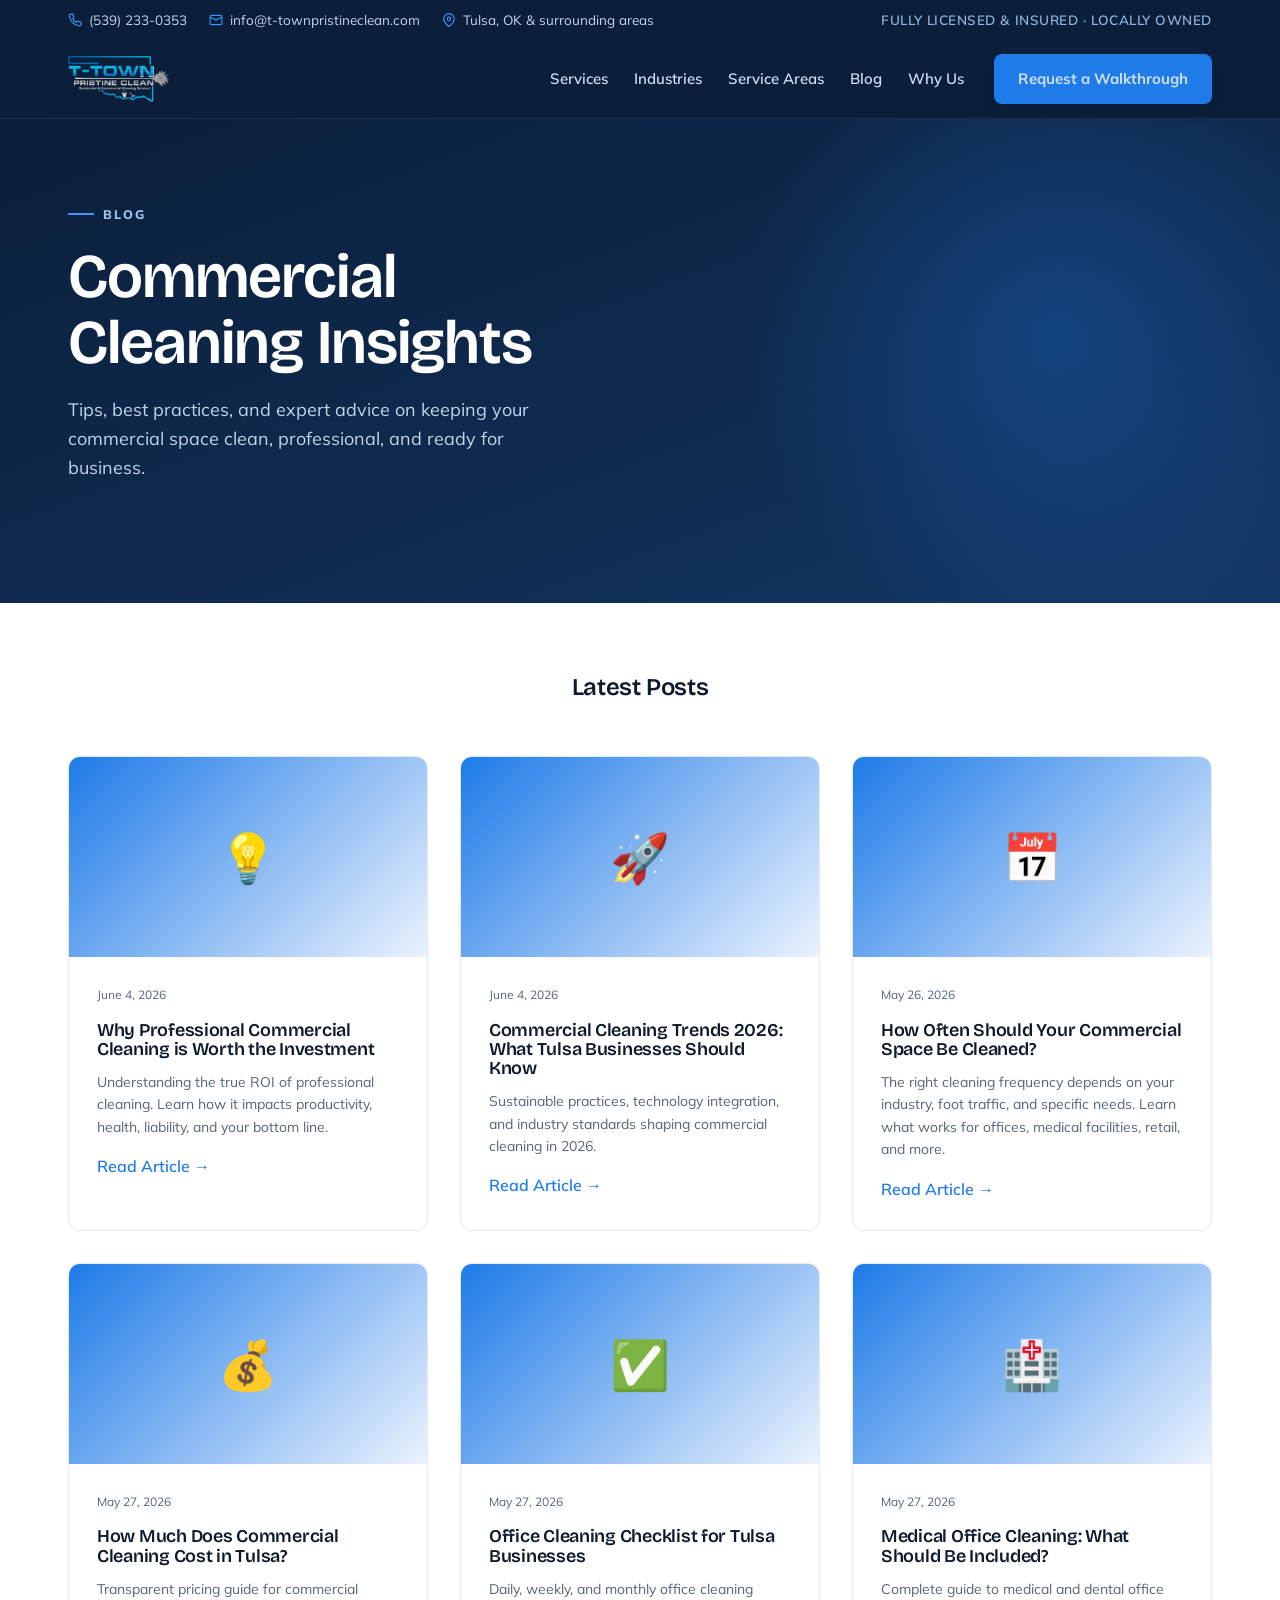
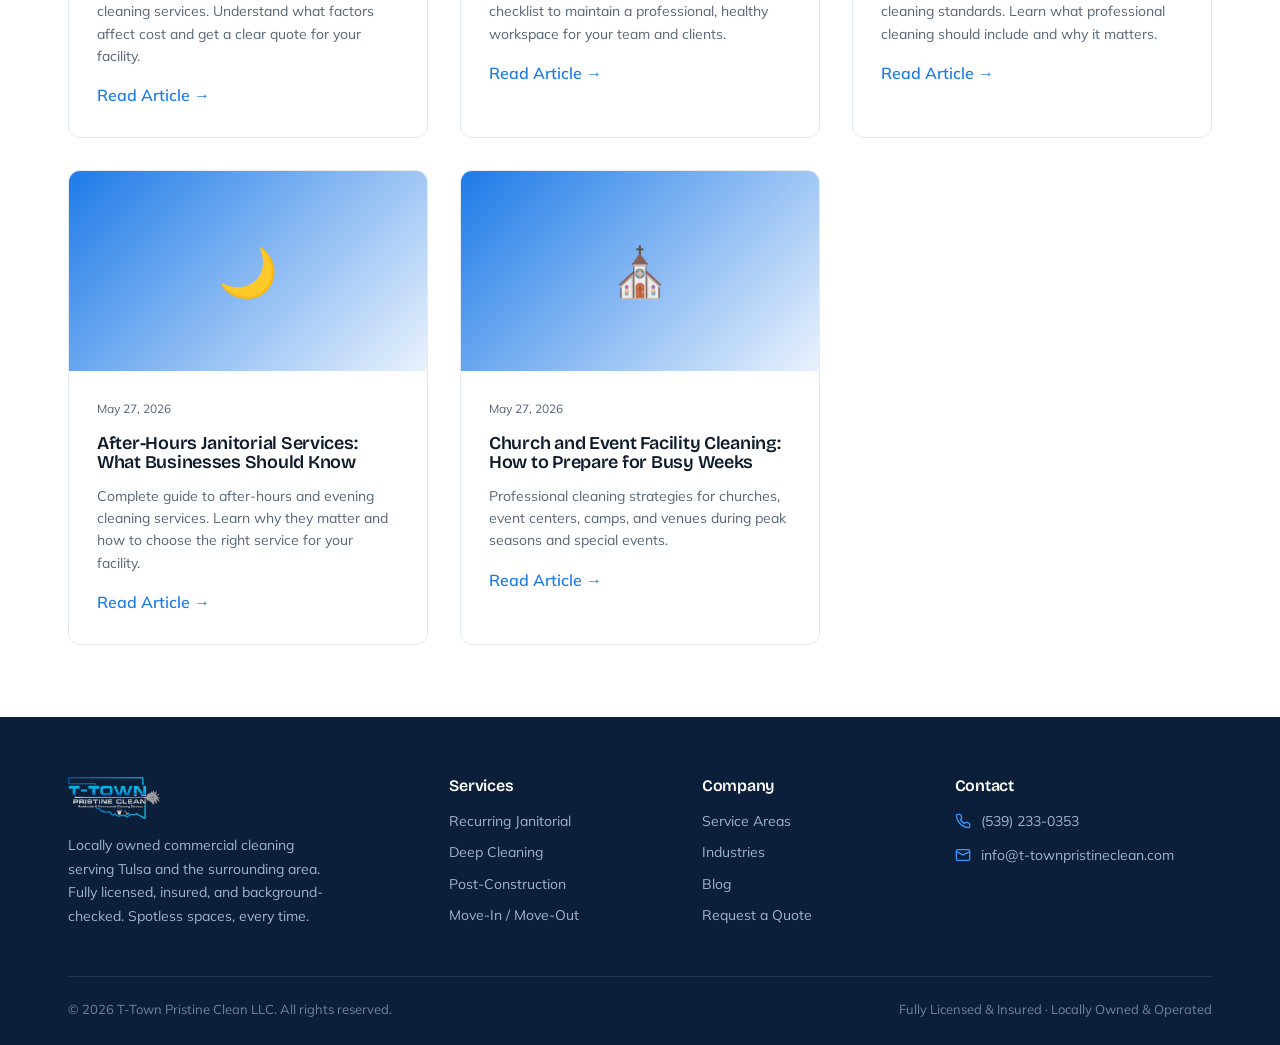
<file: blog/index.html>
<!DOCTYPE html>
<html lang="en">
<head>
<meta charset="UTF-8">
<meta name="viewport" content="width=device-width, initial-scale=1.0">
<title>Commercial Cleaning Blog | T-Town Pristine Clean</title>
<meta name="description" content="Tips, insights, and best practices for commercial cleaning. Expert advice for offices, medical facilities, retail, and more from T-Town Pristine Clean.">
<meta property="og:title" content="Commercial Cleaning Blog | T-Town Pristine Clean">
<meta property="og:description" content="Tips, insights, and best practices for commercial cleaning from Tulsa's trusted cleaning service.">
<meta property="og:type" content="website">
<meta property="og:url" content="https://t-townpristineclean.com/blog/">
<link rel="canonical" href="https://t-townpristineclean.com/blog/">
<meta name="robots" content="index, follow, max-snippet:-1, max-image-preview:large, max-video-preview:-1">
<link rel="icon" type="image/png" href="../favicon.png">
<link rel="preconnect" href="https://fonts.googleapis.com">
<link rel="preconnect" href="https://fonts.gstatic.com" crossorigin>
<link href="https://fonts.googleapis.com/css2?family=Bricolage+Grotesque:opsz,wght@12..96,500;12..96,600;12..96,700&family=Mulish:wght@400;500;600;700;800&display=swap" rel="stylesheet">
<link rel="stylesheet" href="../styles.css">
<style>
.blog-wrap { padding: 72px 0; }
.blog-head { text-align: center; margin-bottom: 56px; }
.blog-head h1 { font-size: clamp(32px, 4vw, 48px); margin-bottom: 16px; }
.blog-head p { font-size: 18px; color: var(--muted); max-width: 600px; margin: 0 auto; }
.blog-grid { display: grid; grid-template-columns: repeat(auto-fill, minmax(320px, 1fr)); gap: 32px; }
.blog-card { background: #fff; border: 1px solid var(--line); border-radius: 12px; overflow: hidden; transition: transform .2s, box-shadow .2s; }
.blog-card:hover { transform: translateY(-4px); box-shadow: var(--shadow-sm); }
.blog-card-img { width: 100%; height: 200px; background: linear-gradient(135deg, var(--blue) 0%, var(--blue-soft) 100%); display: flex; align-items: center; justify-content: center; font-size: 48px; }
.blog-card-body { padding: 28px; }
.blog-card h3 { margin-bottom: 12px; font-size: 18px; }
.blog-card p { color: var(--muted); font-size: 14px; margin-bottom: 16px; line-height: 1.6; }
.blog-card-meta { font-size: 12px; color: var(--muted); margin-bottom: 16px; }
.blog-card a { color: var(--blue); font-weight: 600; text-decoration: none; }
.blog-card a:hover { text-decoration: underline; }
</style>
<script async src="https://www.googletagmanager.com/gtag/js?id=G-VPC9NRM5FG"></script>
<script>
  window.dataLayer = window.dataLayer || [];
  function gtag(){dataLayer.push(arguments);}
  gtag('js', new Date());
  gtag('config', 'G-VPC9NRM5FG');
</script>
</head>
<!-- Google tag (gtag.js) - Google Ads -->
<script async src="https://www.googletagmanager.com/gtag/js?id=AW-16498902872"></script>
<script>
  window.dataLayer = window.dataLayer || [];
  function gtag(){dataLayer.push(arguments);}
  gtag("config", "AW-16498902872");
</script>
<body>

<div class="utility">
  <div class="wrap">
    <div class="u-left">
      <a href="tel:5392330353"><svg viewBox="0 0 24 24" fill="none" stroke="currentColor" stroke-width="2"><path d="M22 16.92v3a2 2 0 0 1-2.18 2 19.79 19.79 0 0 1-8.63-3.07 19.5 19.5 0 0 1-6-6 19.79 19.79 0 0 1-3.07-8.67A2 2 0 0 1 4.11 2h3a2 2 0 0 1 2 1.72c.13.96.36 1.9.7 2.81a2 2 0 0 1-.45 2.11L8.09 9.91a16 16 0 0 0 6 6l1.27-1.27a2 2 0 0 1 2.11-.45c.91.34 1.85.57 2.81.7A2 2 0 0 1 22 16.92z"/></svg>(539) 233-0353</a>
      <a href="mailto:info@t-townpristineclean.com"><svg viewBox="0 0 24 24" fill="none" stroke="currentColor" stroke-width="2"><rect x="2" y="4" width="20" height="16" rx="2"/><path d="m22 7-10 5L2 7"/></svg>info@t-townpristineclean.com</a>
      <span class="u-addr"><svg viewBox="0 0 24 24" fill="none" stroke="currentColor" stroke-width="2"><path d="M21 10c0 7-9 13-9 13s-9-6-9-13a9 9 0 0 1 18 0z"/><circle cx="12" cy="10" r="3"/></svg>Tulsa, OK &amp; surrounding areas</span>
    </div>
    <span class="u-tag">FULLY LICENSED &amp; INSURED · LOCALLY OWNED</span>
  </div>
</div>

<header>
  <div class="wrap">
    <a href="../index.html" class="logo"><img src="../images/logo.png" alt="T-Town Pristine Clean"></a>
    <nav class="main">
      <ul>
        <li><a href="../index.html#services">Services</a></li>
        <li><a href="../index.html#industries">Industries</a></li>
        <li><a href="../service-areas.html">Service Areas</a></li>
        <li><a href="index.html">Blog</a></li>
        <li><a href="../index.html#why">Why Us</a></li>
      </ul>
      <a href="../index.html#contact" class="btn btn-primary">Request a Walkthrough</a>
    </nav>
  </div>
</header>

<section class="hero" id="top">
  <div class="wrap">
    <div>
      <div class="eyebrow"><span class="ln"></span>Blog</div>
      <h1>Commercial Cleaning Insights</h1>
      <p class="lead">Tips, best practices, and expert advice on keeping your commercial space clean, professional, and ready for business.</p>
    </div>
  </div>
</section>

<section class="blog-wrap">
  <div class="wrap">
    <div class="blog-head">
      <h2>Latest Posts</h2>
    </div>
    <div class="blog-grid">
      <div class="blog-card">
        <div class="blog-card-img">💡</div>
        <div class="blog-card-body">
          <div class="blog-card-meta">June 4, 2026</div>
          <h3>Why Professional Commercial Cleaning is Worth the Investment</h3>
          <p>Understanding the true ROI of professional cleaning. Learn how it impacts productivity, health, liability, and your bottom line.</p>
          <a href="why-professional-commercial-cleaning-worth-investment.html">Read Article →</a>
        </div>
      </div>
      <div class="blog-card">
        <div class="blog-card-img">🚀</div>
        <div class="blog-card-body">
          <div class="blog-card-meta">June 4, 2026</div>
          <h3>Commercial Cleaning Trends 2026: What Tulsa Businesses Should Know</h3>
          <p>Sustainable practices, technology integration, and industry standards shaping commercial cleaning in 2026.</p>
          <a href="commercial-cleaning-trends-2026.html">Read Article →</a>
        </div>
      </div>
      <div class="blog-card">
        <div class="blog-card-img">📅</div>
        <div class="blog-card-body">
          <div class="blog-card-meta">May 26, 2026</div>
          <h3>How Often Should Your Commercial Space Be Cleaned?</h3>
          <p>The right cleaning frequency depends on your industry, foot traffic, and specific needs. Learn what works for offices, medical facilities, retail, and more.</p>
          <a href="how-often-commercial-cleaning.html">Read Article →</a>
        </div>
      </div>
      <div class="blog-card">
        <div class="blog-card-img">💰</div>
        <div class="blog-card-body">
          <div class="blog-card-meta">May 27, 2026</div>
          <h3>How Much Does Commercial Cleaning Cost in Tulsa?</h3>
          <p>Transparent pricing guide for commercial cleaning services. Understand what factors affect cost and get a clear quote for your facility.</p>
          <a href="commercial-cleaning-cost-tulsa.html">Read Article →</a>
        </div>
      </div>
      <div class="blog-card">
        <div class="blog-card-img">✅</div>
        <div class="blog-card-body">
          <div class="blog-card-meta">May 27, 2026</div>
          <h3>Office Cleaning Checklist for Tulsa Businesses</h3>
          <p>Daily, weekly, and monthly office cleaning checklist to maintain a professional, healthy workspace for your team and clients.</p>
          <a href="office-cleaning-checklist-tulsa.html">Read Article →</a>
        </div>
      </div>
      <div class="blog-card">
        <div class="blog-card-img">🏥</div>
        <div class="blog-card-body">
          <div class="blog-card-meta">May 27, 2026</div>
          <h3>Medical Office Cleaning: What Should Be Included?</h3>
          <p>Complete guide to medical and dental office cleaning standards. Learn what professional cleaning should include and why it matters.</p>
          <a href="medical-office-cleaning.html">Read Article →</a>
        </div>
      </div>
      <div class="blog-card">
        <div class="blog-card-img">🌙</div>
        <div class="blog-card-body">
          <div class="blog-card-meta">May 27, 2026</div>
          <h3>After-Hours Janitorial Services: What Businesses Should Know</h3>
          <p>Complete guide to after-hours and evening cleaning services. Learn why they matter and how to choose the right service for your facility.</p>
          <a href="after-hours-janitorial-services.html">Read Article →</a>
        </div>
      </div>
      <div class="blog-card">
        <div class="blog-card-img">⛪</div>
        <div class="blog-card-body">
          <div class="blog-card-meta">May 27, 2026</div>
          <h3>Church and Event Facility Cleaning: How to Prepare for Busy Weeks</h3>
          <p>Professional cleaning strategies for churches, event centers, camps, and venues during peak seasons and special events.</p>
          <a href="church-event-facility-cleaning.html">Read Article →</a>
        </div>
      </div>
    </div>
  </div>
</section>

<footer>
  <div class="wrap">
    <div class="foot-grid">
      <div>
        <img src="../images/logo.png" alt="T-Town Pristine Clean">
        <p>Locally owned commercial cleaning serving Tulsa and the surrounding area. Fully licensed, insured, and background-checked. Spotless spaces, every time.</p>
      </div>
      <div><h4>Services</h4><ul><li><a href="../index.html#services">Recurring Janitorial</a></li><li><a href="../index.html#services">Deep Cleaning</a></li><li><a href="../index.html#services">Post-Construction</a></li><li><a href="../index.html#services">Move-In / Move-Out</a></li></ul></div>
      <div><h4>Company</h4><ul><li><a href="../service-areas.html">Service Areas</a></li><li><a href="../index.html#industries">Industries</a></li><li><a href="index.html">Blog</a></li><li><a href="../index.html#contact">Request a Quote</a></li></ul></div>
      <div class="foot-c"><h4>Contact</h4>
        <div><svg viewBox="0 0 24 24" fill="none" stroke="currentColor" stroke-width="2"><path d="M22 16.92v3a2 2 0 0 1-2.18 2 19.79 19.79 0 0 1-8.63-3.07 19.5 19.5 0 0 1-6-6 19.79 19.79 0 0 1-3.07-8.67A2 2 0 0 1 4.11 2h3a2 2 0 0 1 2 1.72c.13.96.36 1.9.7 2.81a2 2 0 0 1-.45 2.11L8.09 9.91a16 16 0 0 0 6 6l1.27-1.27a2 2 0 0 1 2.11-.45c.91.34 1.85.57 2.81.7A2 2 0 0 1 22 16.92z"/></svg>(539) 233-0353</div>
        <div><svg viewBox="0 0 24 24" fill="none" stroke="currentColor" stroke-width="2"><rect x="2" y="4" width="20" height="16" rx="2"/><path d="m22 7-10 5L2 7"/></svg>info@t-townpristineclean.com</div>

      </div>
    </div>
    <div class="foot-bottom">
      <span>© 2026 T-Town Pristine Clean LLC. All rights reserved.</span>
      <span>Fully Licensed &amp; Insured · Locally Owned &amp; Operated</span>
    </div>
  </div>
</footer>

</body>
</html>
</file>
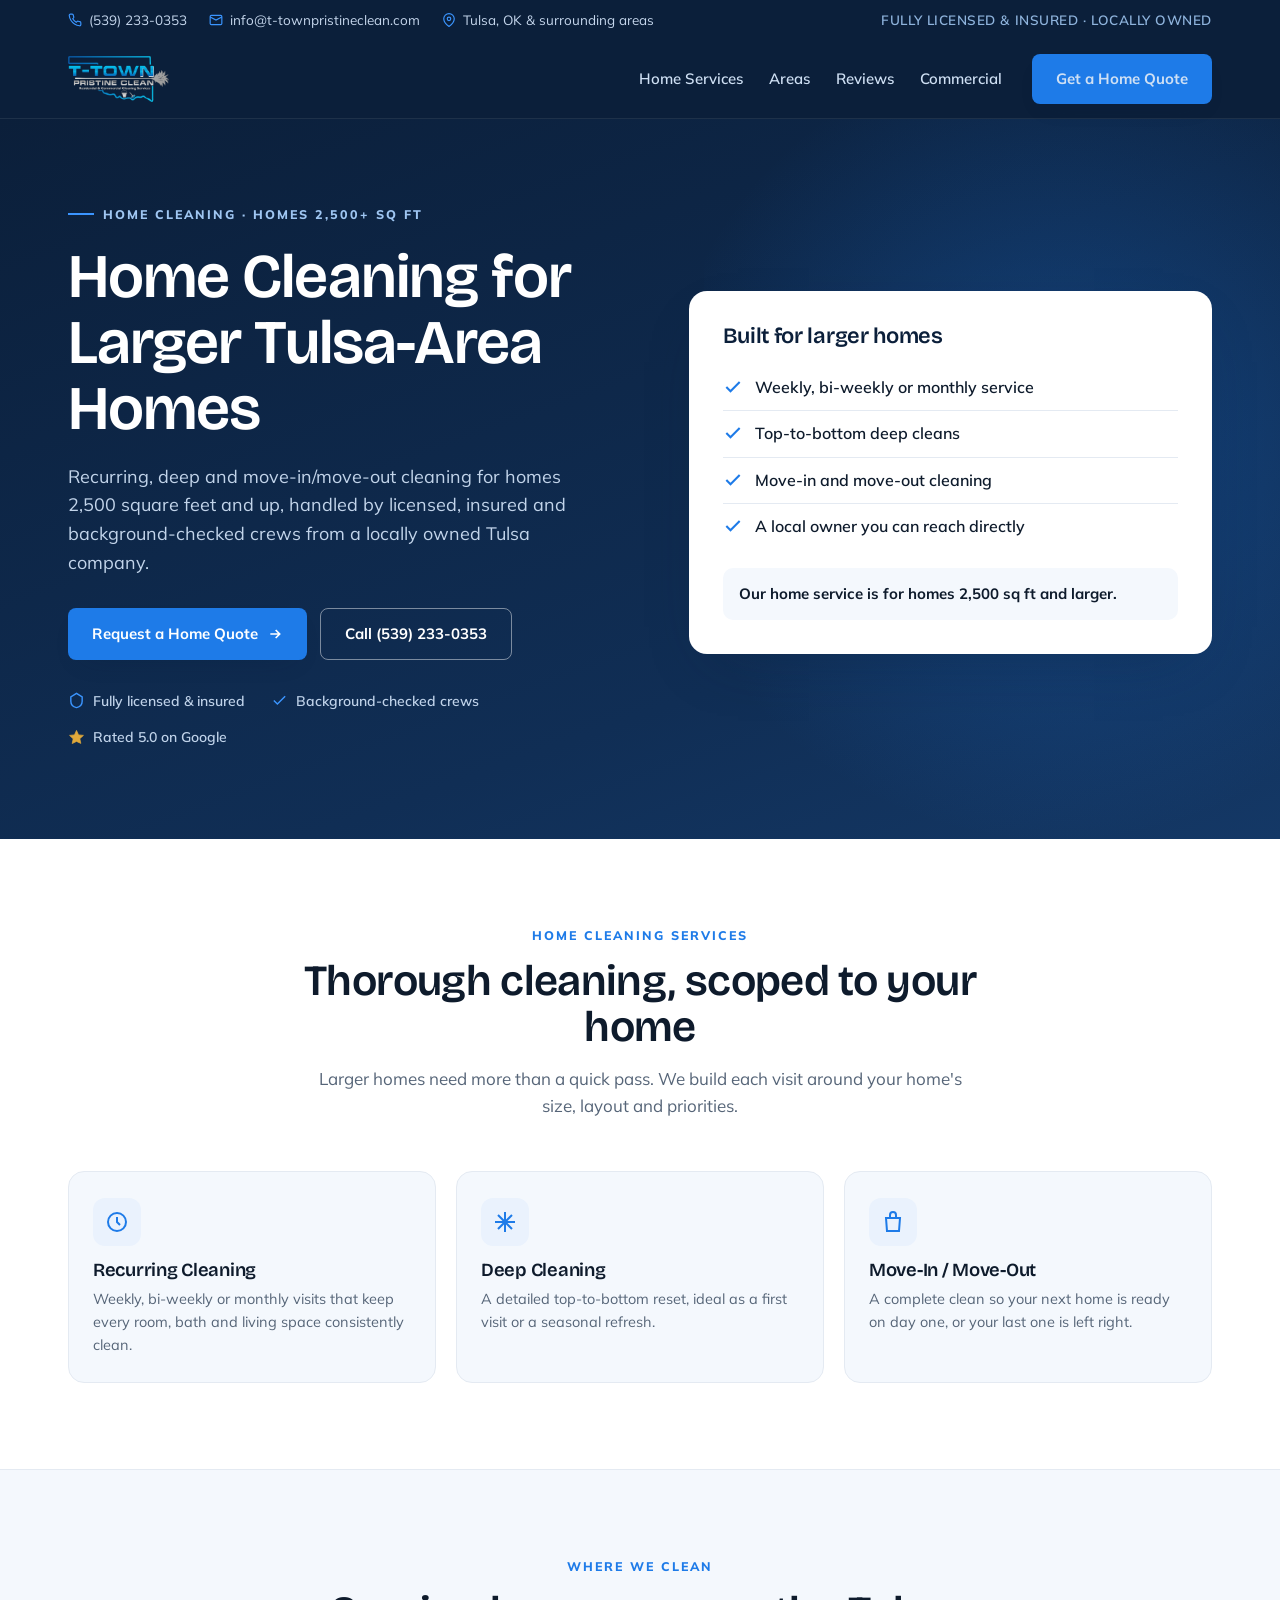
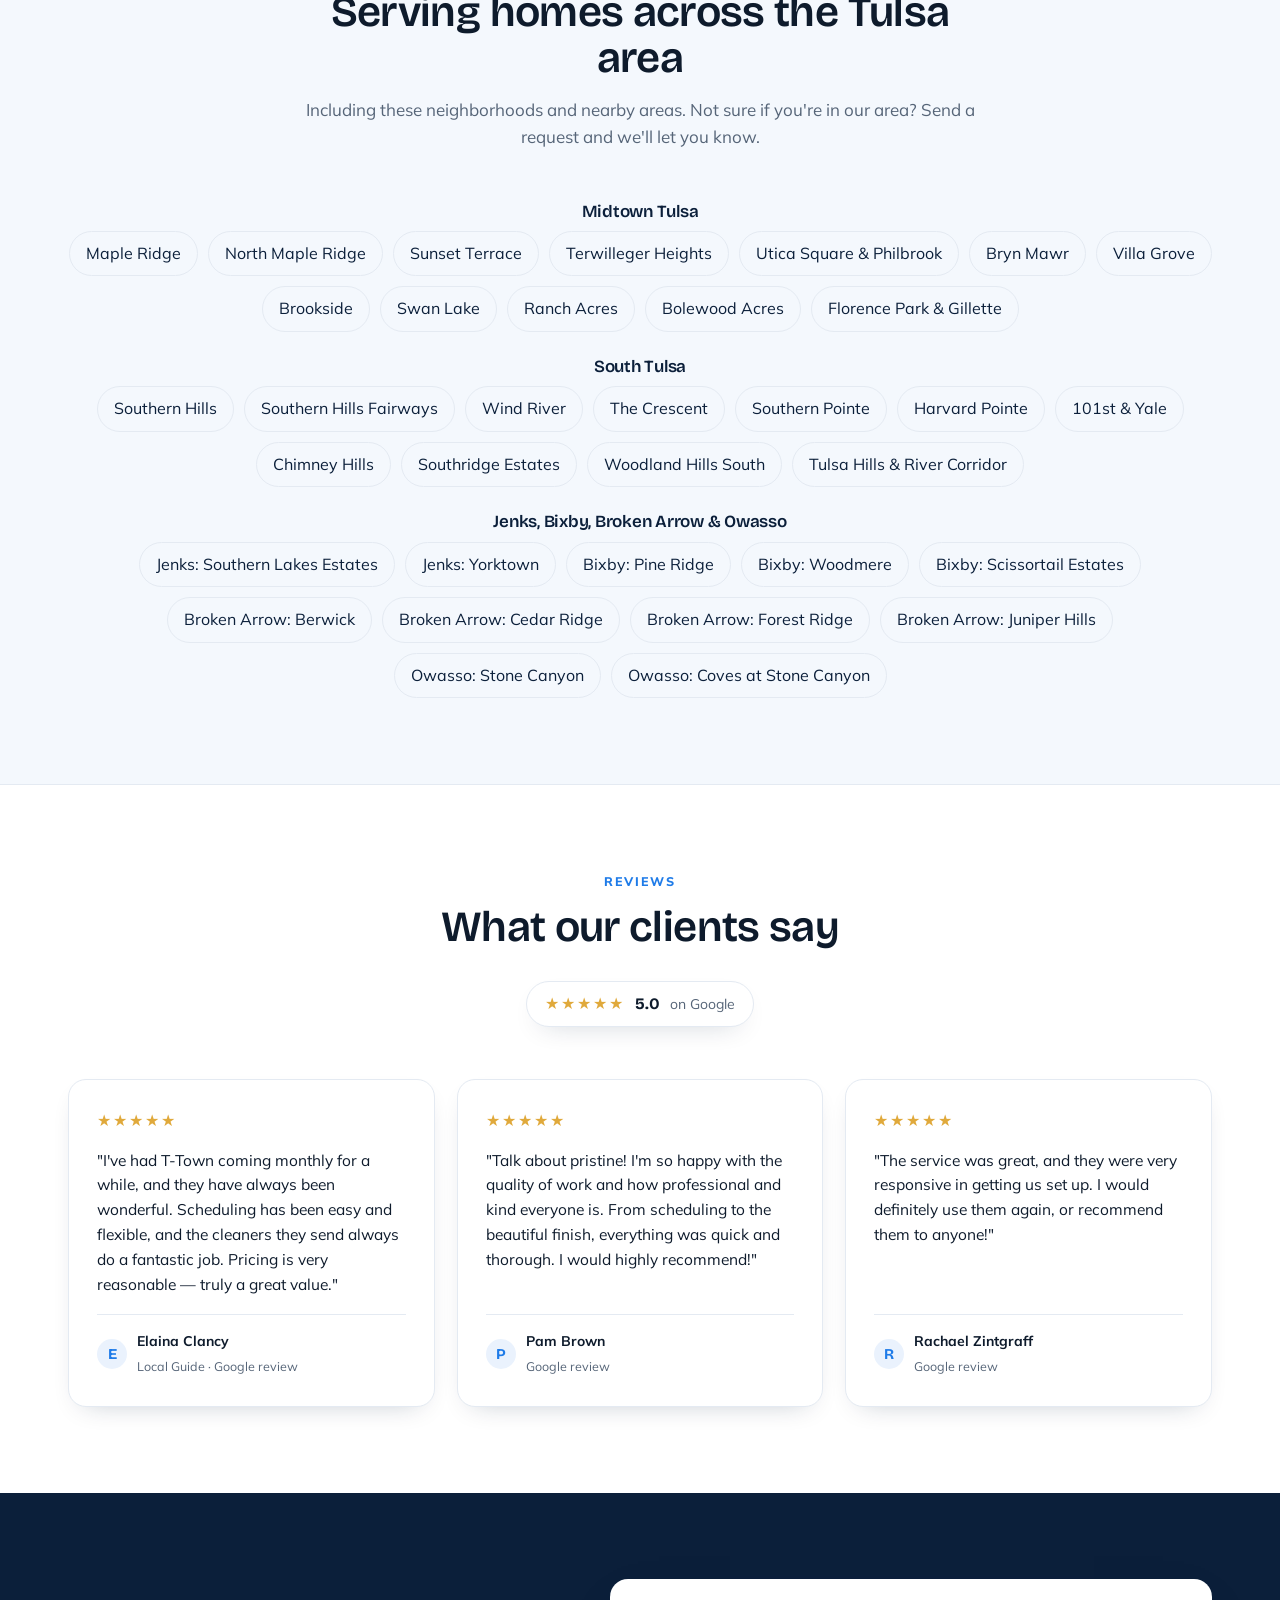
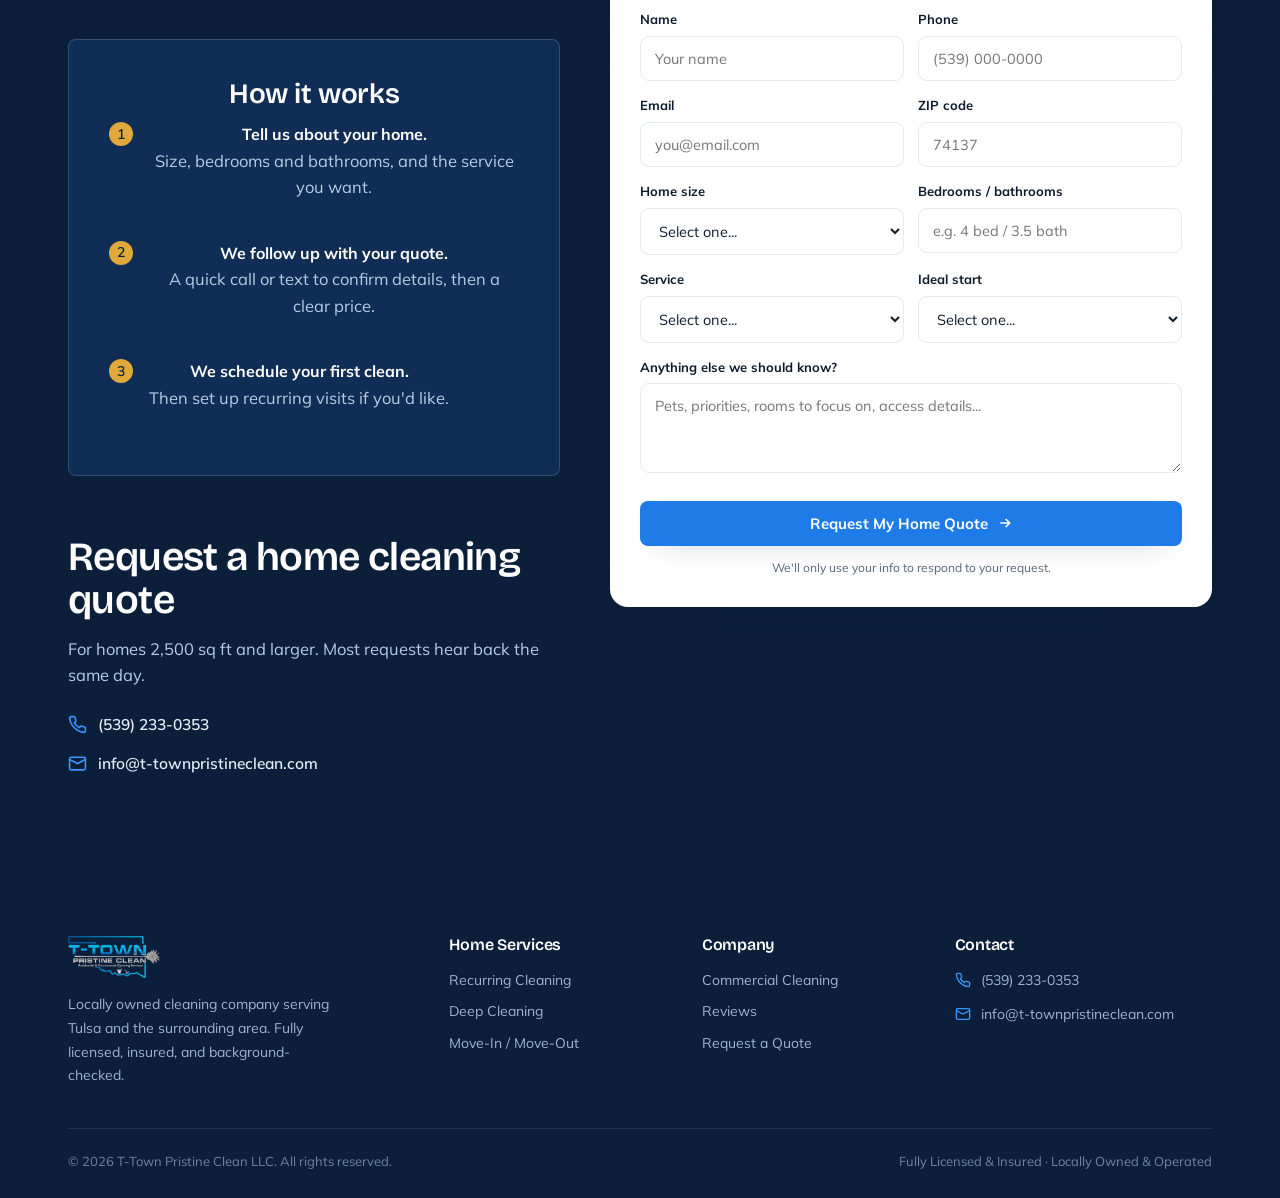
<file: home-cleaning.html>
<!DOCTYPE html>
<html lang="en">
<head>
<meta charset="UTF-8">
<meta name="viewport" content="width=device-width, initial-scale=1.0">
<title>Home Cleaning for Larger Tulsa Homes | T-Town Pristine Clean</title>
<meta name="description" content="Recurring, deep and move-in/move-out cleaning for Tulsa-area homes 2,500 sq ft and up. Licensed, insured, background-checked crews. Request a quote.">
<meta name="robots" content="noindex, follow">
<link rel="canonical" href="https://t-townpristineclean.com/home-cleaning">
<link rel="icon" type="image/png" href="favicon.png">
<link rel="preconnect" href="https://fonts.googleapis.com">
<link rel="preconnect" href="https://fonts.gstatic.com" crossorigin>
<link href="https://fonts.googleapis.com/css2?family=Bricolage+Grotesque:opsz,wght@12..96,500;12..96,600;12..96,700&family=Mulish:wght@400;500;600;700;800&display=swap" rel="stylesheet">
<link rel="stylesheet" href="styles.css">
<script async src="https://www.googletagmanager.com/gtag/js?id=G-VPC9NRM5FG"></script>
<script>
  window.dataLayer = window.dataLayer || [];
  function gtag(){dataLayer.push(arguments);}
  gtag('js', new Date());
  gtag('config', 'G-VPC9NRM5FG');
</script>
<!-- Google tag (gtag.js) - Google Ads -->
<script async src="https://www.googletagmanager.com/gtag/js?id=AW-16498902872"></script>
<script>
  window.dataLayer = window.dataLayer || [];
  function gtag(){dataLayer.push(arguments);}
  gtag('config', 'AW-16498902872');
  gtag('config', 'AW-16498902872/F4m7CIHm77IdENiOpbs9', {'phone_conversion_number': '(539) 233-0353'});
</script>
<style>
.fit-card{background:#fff;color:var(--ink);border-radius:18px;padding:34px;box-shadow:var(--shadow)}
.fit-card h3{font-size:22px;margin-bottom:16px;color:var(--navy)}
.fit-card ul{list-style:none;padding:0;margin:0}
.fit-card li{display:flex;gap:12px;align-items:flex-start;padding:10px 0;border-bottom:1px solid var(--line);font-weight:600}
.fit-card li:last-child{border-bottom:0}
.fit-card li svg{width:20px;height:20px;color:var(--blue);flex:none;margin-top:2px}
.fit-card .min{margin-top:18px;background:var(--bg-2);border-radius:10px;padding:14px 16px;font-size:15px}
.area-chips{display:flex;flex-wrap:wrap;gap:10px;justify-content:center;margin-top:10px}
.area-group{margin-top:26px;text-align:center}
.area-group h4{color:var(--navy);margin-bottom:6px;font-size:17px}
.area-chips .chip{background:var(--bg-2);color:var(--navy);border:1px solid var(--line)}
.size-note{display:none;background:#FFF6E5;border:1px solid #F1D59A;color:#6B4E12;border-radius:8px;padding:12px 14px;margin:4px 0 14px;font-size:14.5px}
</style>
<script src="https://challenges.cloudflare.com/turnstile/v0/api.js" async defer></script>
</head>
<body>

<div class="utility">
  <div class="wrap">
    <div class="u-left">
      <a href="tel:5392330353"><svg viewBox="0 0 24 24" fill="none" stroke="currentColor" stroke-width="2"><path d="M22 16.92v3a2 2 0 0 1-2.18 2 19.79 19.79 0 0 1-8.63-3.07 19.5 19.5 0 0 1-6-6 19.79 19.79 0 0 1-3.07-8.67A2 2 0 0 1 4.11 2h3a2 2 0 0 1 2 1.72c.13.96.36 1.9.7 2.81a2 2 0 0 1-.45 2.11L8.09 9.91a16 16 0 0 0 6 6l1.27-1.27a2 2 0 0 1 2.11-.45c.91.34 1.85.57 2.81.7A2 2 0 0 1 22 16.92z"/></svg>(539) 233-0353</a>
      <a href="mailto:info@t-townpristineclean.com"><svg viewBox="0 0 24 24" fill="none" stroke="currentColor" stroke-width="2"><rect x="2" y="4" width="20" height="16" rx="2"/><path d="m22 7-10 5L2 7"/></svg>info@t-townpristineclean.com</a>
      <span class="u-addr"><svg viewBox="0 0 24 24" fill="none" stroke="currentColor" stroke-width="2"><path d="M21 10c0 7-9 13-9 13s-9-6-9-13a9 9 0 0 1 18 0z"/><circle cx="12" cy="10" r="3"/></svg>Tulsa, OK &amp; surrounding areas</span>
    </div>
    <span class="u-tag">FULLY LICENSED &amp; INSURED · LOCALLY OWNED</span>
  </div>
</div>

<header>
  <div class="wrap">
    <a href="index.html" class="logo"><img src="images/logo.png" alt="T-Town Pristine Clean"></a>
    <nav class="main">
      <ul>
        <li><a href="#services">Home Services</a></li>
        <li><a href="#areas">Areas</a></li>
        <li><a href="#reviews">Reviews</a></li>
        <li><a href="index.html">Commercial</a></li>
      </ul>
      <a href="#quote" class="btn btn-primary">Get a Home Quote</a>
    </nav>
  </div>
</header>

<section class="hero" id="top">
  <div class="wrap">
    <div>
      <div class="eyebrow"><span class="ln"></span>Home Cleaning · Homes 2,500+ sq ft</div>
      <h1>Home Cleaning for Larger Tulsa-Area Homes</h1>
      <p class="lead">Recurring, deep and move-in/move-out cleaning for homes 2,500 square feet and up, handled by licensed, insured and background-checked crews from a locally owned Tulsa company.</p>
      <div class="hero-cta">
        <a href="#quote" class="btn btn-primary">Request a Home Quote
          <svg width="16" height="16" viewBox="0 0 24 24" fill="none" stroke="currentColor" stroke-width="2.5"><path d="M5 12h14M13 6l6 6-6 6"/></svg></a>
        <a href="tel:5392330353" class="btn btn-ghost">Call (539) 233-0353</a>
      </div>
      <div class="hero-trust">
        <span><svg viewBox="0 0 24 24" fill="none" stroke="currentColor" stroke-width="2"><path d="M12 2 4 7v6c0 5 3.5 8 8 9 4.5-1 8-4 8-9V7z"/></svg>Fully licensed &amp; insured</span>
        <span><svg viewBox="0 0 24 24" fill="none" stroke="currentColor" stroke-width="2"><path d="M20 6 9 17l-5-5"/></svg>Background-checked crews</span>
        <span><svg viewBox="0 0 24 24" fill="#E0A93B" stroke="#E0A93B" stroke-width="1"><path d="M12 2l2.9 6.3 6.9.7-5.1 4.6 1.4 6.7L12 17.5 5.9 20.6l1.4-6.7L2.2 9l6.9-.7z"/></svg>Rated 5.0 on Google</span>
      </div>
    </div>
    <div class="hero-visual">
      <div class="fit-card">
        <h3>Built for larger homes</h3>
        <ul>
          <li><svg viewBox="0 0 24 24" fill="none" stroke="currentColor" stroke-width="2.5"><path d="M20 6 9 17l-5-5"/></svg>Weekly, bi-weekly or monthly service</li>
          <li><svg viewBox="0 0 24 24" fill="none" stroke="currentColor" stroke-width="2.5"><path d="M20 6 9 17l-5-5"/></svg>Top-to-bottom deep cleans</li>
          <li><svg viewBox="0 0 24 24" fill="none" stroke="currentColor" stroke-width="2.5"><path d="M20 6 9 17l-5-5"/></svg>Move-in and move-out cleaning</li>
          <li><svg viewBox="0 0 24 24" fill="none" stroke="currentColor" stroke-width="2.5"><path d="M20 6 9 17l-5-5"/></svg>A local owner you can reach directly</li>
        </ul>
        <div class="min"><b>Our home service is for homes 2,500 sq ft and larger.</b></div>
      </div>
    </div>
  </div>
</section>

<section id="services">
  <div class="wrap">
    <div class="sec-head">
      <div class="sec-eyebrow">Home Cleaning Services</div>
      <h2>Thorough cleaning, scoped to your home</h2>
      <p>Larger homes need more than a quick pass. We build each visit around your home's size, layout and priorities.</p>
    </div>
    <div class="svc-wrap">
      <div class="svc-card"><div class="ic"><svg viewBox="0 0 24 24" fill="none" stroke="currentColor" stroke-width="2"><circle cx="12" cy="12" r="9"/><path d="M12 7v5l3 3"/></svg></div><h3>Recurring Cleaning</h3><p>Weekly, bi-weekly or monthly visits that keep every room, bath and living space consistently clean.</p></div>
      <div class="svc-card"><div class="ic"><svg viewBox="0 0 24 24" fill="none" stroke="currentColor" stroke-width="2"><path d="M12 2v20M2 12h20M5 5l14 14M19 5 5 19"/></svg></div><h3>Deep Cleaning</h3><p>A detailed top-to-bottom reset, ideal as a first visit or a seasonal refresh.</p></div>
      <div class="svc-card"><div class="ic"><svg viewBox="0 0 24 24" fill="none" stroke="currentColor" stroke-width="2"><path d="M5 8h14l-1 13H6zM9 8V5a3 3 0 0 1 6 0v3"/></svg></div><h3>Move-In / Move-Out</h3><p>A complete clean so your next home is ready on day one, or your last one is left right.</p></div>
    </div>
  </div>
</section>

<section id="areas" style="background:var(--bg-2);border-top:1px solid var(--line);border-bottom:1px solid var(--line)">
  <div class="wrap">
    <div class="sec-head">
      <div class="sec-eyebrow">Where We Clean</div>
      <h2>Serving homes across the Tulsa area</h2>
      <p>Including these neighborhoods and nearby areas. Not sure if you're in our area? Send a request and we'll let you know.</p>
    </div>
    <div class="area-group"><h4>Midtown Tulsa</h4><div class="area-chips">
      <span class="chip">Maple Ridge</span><span class="chip">North Maple Ridge</span><span class="chip">Sunset Terrace</span><span class="chip">Terwilleger Heights</span><span class="chip">Utica Square &amp; Philbrook</span><span class="chip">Bryn Mawr</span><span class="chip">Villa Grove</span><span class="chip">Brookside</span><span class="chip">Swan Lake</span><span class="chip">Ranch Acres</span><span class="chip">Bolewood Acres</span><span class="chip">Florence Park &amp; Gillette</span>
    </div></div>
    <div class="area-group"><h4>South Tulsa</h4><div class="area-chips">
      <span class="chip">Southern Hills</span><span class="chip">Southern Hills Fairways</span><span class="chip">Wind River</span><span class="chip">The Crescent</span><span class="chip">Southern Pointe</span><span class="chip">Harvard Pointe</span><span class="chip">101st &amp; Yale</span><span class="chip">Chimney Hills</span><span class="chip">Southridge Estates</span><span class="chip">Woodland Hills South</span><span class="chip">Tulsa Hills &amp; River Corridor</span>
    </div></div>
    <div class="area-group"><h4>Jenks, Bixby, Broken Arrow &amp; Owasso</h4><div class="area-chips">
      <span class="chip">Jenks: Southern Lakes Estates</span><span class="chip">Jenks: Yorktown</span><span class="chip">Bixby: Pine Ridge</span><span class="chip">Bixby: Woodmere</span><span class="chip">Bixby: Scissortail Estates</span><span class="chip">Broken Arrow: Berwick</span><span class="chip">Broken Arrow: Cedar Ridge</span><span class="chip">Broken Arrow: Forest Ridge</span><span class="chip">Broken Arrow: Juniper Hills</span><span class="chip">Owasso: Stone Canyon</span><span class="chip">Owasso: Coves at Stone Canyon</span>
    </div></div>
  </div>
</section>

<section id="reviews">
  <div class="wrap">
    <div class="sec-head">
      <div class="sec-eyebrow">Reviews</div>
      <h2>What our clients say</h2>
      <div class="rating-badge"><span class="rating-stars">&#9733;&#9733;&#9733;&#9733;&#9733;</span><b class="rating-score">5.0</b><span class="rating-label">on Google</span></div>
    </div>
    <div class="tn-grid">
      <div class="tn">
        <div class="stars">&#9733;&#9733;&#9733;&#9733;&#9733;</div>
        <p>"I've had T-Town coming monthly for a while, and they have always been wonderful. Scheduling has been easy and flexible, and the cleaners they send always do a fantastic job. Pricing is very reasonable &mdash; truly a great value."</p>
        <div class="by"><span class="g">E</span><div><b>Elaina Clancy</b><small>Local Guide &middot; Google review</small></div></div>
      </div>
      <div class="tn">
        <div class="stars">&#9733;&#9733;&#9733;&#9733;&#9733;</div>
        <p>"Talk about pristine! I'm so happy with the quality of work and how professional and kind everyone is. From scheduling to the beautiful finish, everything was quick and thorough. I would highly recommend!"</p>
        <div class="by"><span class="g">P</span><div><b>Pam Brown</b><small>Google review</small></div></div>
      </div>
      <div class="tn">
        <div class="stars">&#9733;&#9733;&#9733;&#9733;&#9733;</div>
        <p>"The service was great, and they were very responsive in getting us set up. I would definitely use them again, or recommend them to anyone!"</p>
        <div class="by"><span class="g">R</span><div><b>Rachael Zintgraff</b><small>Google review</small></div></div>
      </div>
    </div>
  </div>
</section>

<section class="contact" id="quote">
  <div class="wrap">
    <div class="intro">
      <div class="process-box">
        <h3>How it works</h3>
        <ol class="process-list">
          <li class="process-item"><span class="step-circle">1</span><div><strong>Tell us about your home.</strong><p class="step-text">Size, bedrooms and bathrooms, and the service you want.</p></div></li>
          <li class="process-item"><span class="step-circle">2</span><div><strong>We follow up with your quote.</strong><p class="step-text">A quick call or text to confirm details, then a clear price.</p></div></li>
          <li class="process-item"><span class="step-circle">3</span><div><strong>We schedule your first clean.</strong><p class="step-text">Then set up recurring visits if you'd like.</p></div></li>
        </ol>
      </div>
      <h2>Request a home cleaning quote</h2>
      <p>For homes 2,500 sq ft and larger. Most requests hear back the same day.</p>
      <div class="line"><svg viewBox="0 0 24 24" fill="none" stroke="currentColor" stroke-width="2"><path d="M22 16.92v3a2 2 0 0 1-2.18 2 19.79 19.79 0 0 1-8.63-3.07 19.5 19.5 0 0 1-6-6 19.79 19.79 0 0 1-3.07-8.67A2 2 0 0 1 4.11 2h3a2 2 0 0 1 2 1.72c.13.96.36 1.9.7 2.81a2 2 0 0 1-.45 2.11L8.09 9.91a16 16 0 0 0 6 6l1.27-1.27a2 2 0 0 1 2.11-.45c.91.34 1.85.57 2.81.7A2 2 0 0 1 22 16.92z"/></svg>(539) 233-0353</div>
      <div class="line"><svg viewBox="0 0 24 24" fill="none" stroke="currentColor" stroke-width="2"><rect x="2" y="4" width="20" height="16" rx="2"/><path d="m22 7-10 5L2 7"/></svg>info@t-townpristineclean.com</div>
    </div>
    <div class="form">
      <form action="https://formspree.io/f/xbdbpope" method="POST" id="home-quote-form">
        <input type="hidden" name="_subject" value="Residential quote request (2,500+ sq ft page)">
        <input type="hidden" name="lead_type" value="Residential">
        <div class="row">
          <div class="field"><label>Name</label><input type="text" name="name" placeholder="Your name" required></div>
          <div class="field"><label>Phone</label><input type="tel" name="phone" placeholder="(539) 000-0000" required></div>
        </div>
        <div class="row">
          <div class="field"><label>Email</label><input type="email" name="email" placeholder="you@email.com" required></div>
          <div class="field"><label>ZIP code</label><input type="text" name="zip" inputmode="numeric" pattern="[0-9]{5}" maxlength="5" placeholder="74137" required></div>
        </div>
        <div class="row">
          <div class="field"><label>Home size</label>
            <select name="home_size" id="home-size" required><option value="">Select one...</option><option>2,500 - 3,499 sq ft</option><option>3,500 - 4,999 sq ft</option><option>5,000+ sq ft</option><option value="under">Under 2,500 sq ft</option></select>
          </div>
          <div class="field"><label>Bedrooms / bathrooms</label><input type="text" name="beds_baths" placeholder="e.g. 4 bed / 3.5 bath" required></div>
        </div>
        <p class="size-note" id="size-note">Thanks for checking with us. Our home cleaning service is for homes 2,500 sq ft and larger, so we're not able to take this one on.</p>
        <div class="row">
          <div class="field"><label>Service</label>
            <select name="service" required><option value="">Select one...</option><option>Recurring - weekly</option><option>Recurring - bi-weekly</option><option>Recurring - monthly</option><option>One-time deep clean</option><option>Move-in / move-out</option></select>
          </div>
          <div class="field"><label>Ideal start</label>
            <select name="start"><option value="">Select one...</option><option>As soon as possible</option><option>Within 2 weeks</option><option>Within a month</option><option>Just pricing it out</option></select>
          </div>
        </div>
        <div class="field"><label>Anything else we should know?</label><textarea name="message" placeholder="Pets, priorities, rooms to focus on, access details..."></textarea></div>
        <input type="text" name="_gotcha" style="display:none" tabindex="-1" autocomplete="off">
        <div class="cf-turnstile" data-sitekey="0x4AAAAAAGSpPsR-6OZHEMkR"></div>
        <button type="submit" class="btn btn-primary">Request My Home Quote
          <svg width="16" height="16" viewBox="0 0 24 24" fill="none" stroke="currentColor" stroke-width="2.5"><path d="M5 12h14M13 6l6 6-6 6"/></svg></button>
        <p class="form-tiny">We'll only use your info to respond to your request.</p>
      </form>
    </div>
  </div>
</section>

<footer>
  <div class="wrap">
    <div class="foot-grid">
      <div>
        <img src="images/logo.png" alt="T-Town Pristine Clean">
        <p>Locally owned cleaning company serving Tulsa and the surrounding area. Fully licensed, insured, and background-checked.</p>
      </div>
      <div><h4>Home Services</h4><ul><li><a href="#services">Recurring Cleaning</a></li><li><a href="#services">Deep Cleaning</a></li><li><a href="#services">Move-In / Move-Out</a></li></ul></div>
      <div><h4>Company</h4><ul><li><a href="index.html">Commercial Cleaning</a></li><li><a href="#reviews">Reviews</a></li><li><a href="#quote">Request a Quote</a></li></ul></div>
      <div class="foot-c">
        <h4>Contact</h4>
        <div><svg viewBox="0 0 24 24" fill="none" stroke="currentColor" stroke-width="2"><path d="M22 16.92v3a2 2 0 0 1-2.18 2 19.79 19.79 0 0 1-8.63-3.07 19.5 19.5 0 0 1-6-6 19.79 19.79 0 0 1-3.07-8.67A2 2 0 0 1 4.11 2h3a2 2 0 0 1 2 1.72c.13.96.36 1.9.7 2.81a2 2 0 0 1-.45 2.11L8.09 9.91a16 16 0 0 0 6 6l1.27-1.27a2 2 0 0 1 2.11-.45c.91.34 1.85.57 2.81.7A2 2 0 0 1 22 16.92z"/></svg>(539) 233-0353</div>
        <div><svg viewBox="0 0 24 24" fill="none" stroke="currentColor" stroke-width="2"><rect x="2" y="4" width="20" height="16" rx="2"/><path d="m22 7-10 5L2 7"/></svg>info@t-townpristineclean.com</div>
      </div>
    </div>
    <div class="foot-bottom">
      <span>© 2026 T-Town Pristine Clean LLC. All rights reserved.</span>
      <span>Fully Licensed &amp; Insured · Locally Owned &amp; Operated</span>
    </div>
  </div>
</footer>

<script>
(function(){
  var form = document.getElementById('home-quote-form');
  var size = document.getElementById('home-size');
  var note = document.getElementById('size-note');
  var btn = form.querySelector('button[type="submit"]');
  var btnLabel = btn.innerHTML;

  size.addEventListener('change', function(){
    var small = size.value === 'under';
    note.style.display = small ? 'block' : 'none';
    btn.disabled = small;
    btn.style.opacity = small ? '.5' : '';
  });

  form.addEventListener('submit', function(e){
    e.preventDefault();
    if (size.value === 'under') return;
    var oldMsg = form.querySelector('.form-error');
    if (oldMsg) oldMsg.remove();
    btn.disabled = true; btn.textContent = 'Sending...';

    // Submit to Formspree; only count a lead when Formspree confirms receipt
    fetch(form.action, {
      method: 'POST',
      body: new FormData(form),
      headers: { 'Accept': 'application/json' }
    }).then(function(res){
      if (!res.ok) throw new Error('Submission failed');
      if (typeof gtag !== 'undefined') {
        gtag('event', 'form_submit', { 'form_name': 'home_quote_request', 'event_category': 'lead' });
      }
      // Page load of /home-quote-received is the Google Ads residential conversion
      window.location.href = '/home-quote-received';
    }).catch(function(){
      if (window.turnstile) turnstile.reset();
      btn.disabled = false; btn.innerHTML = btnLabel;
      var msg = document.createElement('p');
      msg.className = 'form-error';
      msg.style.color = '#c0392b';
      msg.style.marginTop = '12px';
      msg.textContent = 'Sorry, something went wrong sending your request. Please call (539) 233-0353 or email info@t-townpristineclean.com.';
      form.appendChild(msg);
    });
  });
})();
</script>

</body>
</html>
</file>
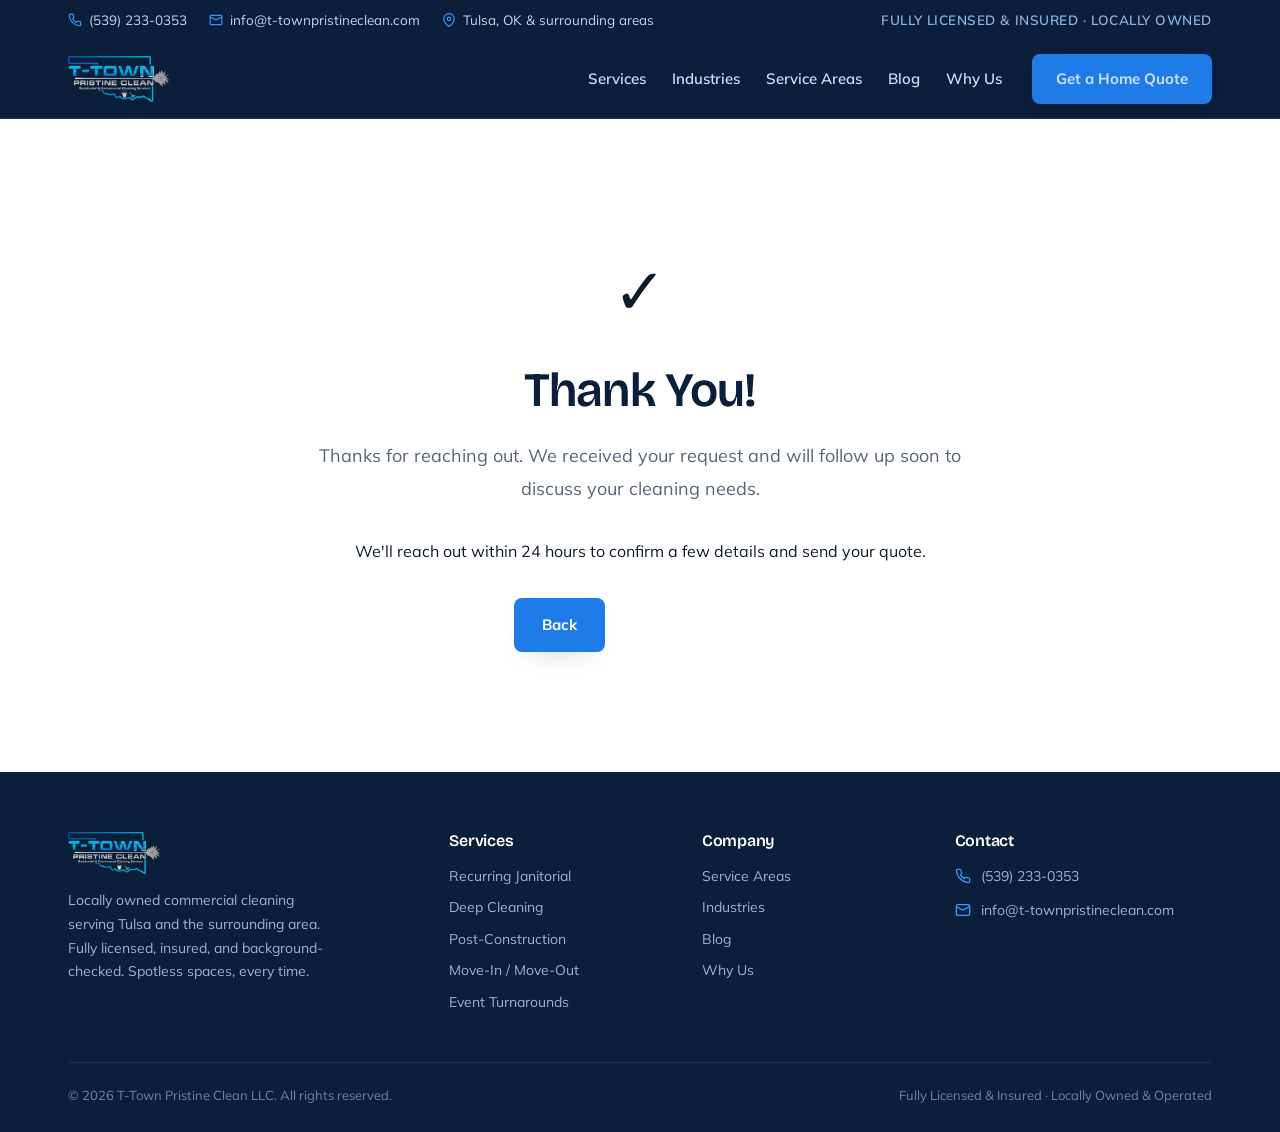
<file: home-quote-received.html>
<!DOCTYPE html>
<html lang="en">
<head>
<meta charset="UTF-8">
<meta name="viewport" content="width=device-width, initial-scale=1.0">
<meta name="robots" content="noindex, follow">
<title>Request Received | T-Town Pristine Clean</title>
<meta name="description" content="Thanks for your home cleaning quote request. We'll follow up soon.">
<meta property="og:title" content="Thank You | T-Town Pristine Clean">
<meta property="og:description" content="Thank you for your quote request.">
<meta property="og:type" content="website">
<link rel="icon" type="image/png" href="favicon.png">
<link rel="preconnect" href="https://fonts.googleapis.com">
<link rel="preconnect" href="https://fonts.gstatic.com" crossorigin>
<link href="https://fonts.googleapis.com/css2?family=Bricolage+Grotesque:opsz,wght@12..96,500;12..96,600;12..96,700&family=Mulish:wght@400;500;600;700;800&display=swap" rel="stylesheet">
<link rel="stylesheet" href="styles.css">
<script async src="https://www.googletagmanager.com/gtag/js?id=G-VPC9NRM5FG"></script>
<script>
  window.dataLayer = window.dataLayer || [];
  function gtag(){dataLayer.push(arguments);}
  gtag('js', new Date());
  gtag('config', 'G-VPC9NRM5FG');
</script>
<!-- Google tag (gtag.js) - Google Ads -->
<script async src="https://www.googletagmanager.com/gtag/js?id=AW-16498902872"></script>
<script>
  window.dataLayer = window.dataLayer || [];
  function gtag(){dataLayer.push(arguments);}
  gtag('config', 'AW-16498902872');
  gtag('config', 'AW-16498902872/F4m7CIHm77IdENiOpbs9', {'phone_conversion_number': '(539) 233-0353'});
</script>
<style>
.thank-you-wrap { max-width: 720px; margin: 0 auto; padding: 120px 28px; text-align: center; }
.thank-you-content h1 { font-size: clamp(32px, 4vw, 48px); margin-bottom: 24px; color: var(--navy); }
.thank-you-content p { font-size: 18px; line-height: 1.8; color: var(--muted); margin-bottom: 32px; }
.thank-you-icon { font-size: 64px; margin-bottom: 24px; display: block; }
.thank-you-action { display: flex; gap: 16px; justify-content: center; flex-wrap: wrap; }
.thank-you-action a { padding: 14px 28px; }
</style>
</head>
<body>

<div class="utility">
  <div class="wrap">
    <div class="u-left">
      <a href="tel:5392330353"><svg viewBox="0 0 24 24" fill="none" stroke="currentColor" stroke-width="2"><path d="M22 16.92v3a2 2 0 0 1-2.18 2 19.79 19.79 0 0 1-8.63-3.07 19.5 19.5 0 0 1-6-6 19.79 19.79 0 0 1-3.07-8.67A2 2 0 0 1 4.11 2h3a2 2 0 0 1 2 1.72c.13.96.36 1.9.7 2.81a2 2 0 0 1-.45 2.11L8.09 9.91a16 16 0 0 0 6 6l1.27-1.27a2 2 0 0 1 2.11-.45c.91.34 1.85.57 2.81.7A2 2 0 0 1 22 16.92z"/></svg>(539) 233-0353</a>
      <a href="mailto:info@t-townpristineclean.com"><svg viewBox="0 0 24 24" fill="none" stroke="currentColor" stroke-width="2"><rect x="2" y="4" width="20" height="16" rx="2"/><path d="m22 7-10 5L2 7"/></svg>info@t-townpristineclean.com</a>
      <span class="u-addr"><svg viewBox="0 0 24 24" fill="none" stroke="currentColor" stroke-width="2"><path d="M21 10c0 7-9 13-9 13s-9-6-9-13a9 9 0 0 1 18 0z"/><circle cx="12" cy="10" r="3"/></svg>Tulsa, OK &amp; surrounding areas</span>
    </div>
    <span class="u-tag">FULLY LICENSED &amp; INSURED · LOCALLY OWNED</span>
  </div>
</div>

<header>
  <div class="wrap">
    <a href="index.html" class="logo"><img src="images/logo.png" alt="T-Town Pristine Clean"></a>
    <nav class="main">
      <ul>
        <li><a href="index.html#services">Services</a></li>
        <li><a href="index.html#industries">Industries</a></li>
        <li><a href="service-areas.html">Service Areas</a></li>
        <li><a href="blog/">Blog</a></li>
        <li><a href="index.html#why">Why Us</a></li>
      </ul>
      <a href="home-cleaning.html#quote" class="btn btn-primary">Get a Home Quote</a>
    </nav>
  </div>
</header>

<section class="thank-you-wrap">
  <div class="thank-you-content">
    <span class="thank-you-icon">✓</span>
    <h1>Thank You!</h1>
    <p>Thanks for reaching out. We received your request and will follow up soon to discuss your cleaning needs.</p>
    <p style="font-size: 16px; color: var(--ink);">We'll reach out within 24 hours to confirm a few details and send your quote.</p>
    <div class="thank-you-action">
      <a href="home-cleaning.html" class="btn btn-primary">Back</a>
      <a href="tel:5392330353" class="btn btn-ghost">Call Us Now</a>
    </div>
  </div>
</section>

<footer>
  <div class="wrap">
    <div class="foot-grid">
      <div>
        <img src="images/logo.png" alt="T-Town Pristine Clean">
        <p>Locally owned commercial cleaning serving Tulsa and the surrounding area. Fully licensed, insured, and background-checked. Spotless spaces, every time.</p>
      </div>
      <div><h4>Services</h4><ul><li><a href="index.html#services">Recurring Janitorial</a></li><li><a href="index.html#services">Deep Cleaning</a></li><li><a href="index.html#services">Post-Construction</a></li><li><a href="index.html#services">Move-In / Move-Out</a></li><li><a href="index.html#services">Event Turnarounds</a></li></ul></div>
      <div><h4>Company</h4><ul><li><a href="service-areas.html">Service Areas</a></li><li><a href="index.html#industries">Industries</a></li><li><a href="blog/">Blog</a></li><li><a href="index.html#why">Why Us</a></li></ul></div>
      <div class="foot-c"><h4>Contact</h4>
        <div><svg viewBox="0 0 24 24" fill="none" stroke="currentColor" stroke-width="2"><path d="M22 16.92v3a2 2 0 0 1-2.18 2 19.79 19.79 0 0 1-8.63-3.07 19.5 19.5 0 0 1-6-6 19.79 19.79 0 0 1-3.07-8.67A2 2 0 0 1 4.11 2h3a2 2 0 0 1 2 1.72c.13.96.36 1.9.7 2.81a2 2 0 0 1-.45 2.11L8.09 9.91a16 16 0 0 0 6 6l1.27-1.27a2 2 0 0 1 2.11-.45c.91.34 1.85.57 2.81.7A2 2 0 0 1 22 16.92z"/></svg>(539) 233-0353</div>
        <div><svg viewBox="0 0 24 24" fill="none" stroke="currentColor" stroke-width="2"><rect x="2" y="4" width="20" height="16" rx="2"/><path d="m22 7-10 5L2 7"/></svg>info@t-townpristineclean.com</div>
      </div>
    </div>
    <div class="foot-bottom">
      <span>© 2026 T-Town Pristine Clean LLC. All rights reserved.</span>
      <span>Fully Licensed &amp; Insured · Locally Owned &amp; Operated</span>
    </div>
  </div>
</footer>

</body>
</html>
</file>
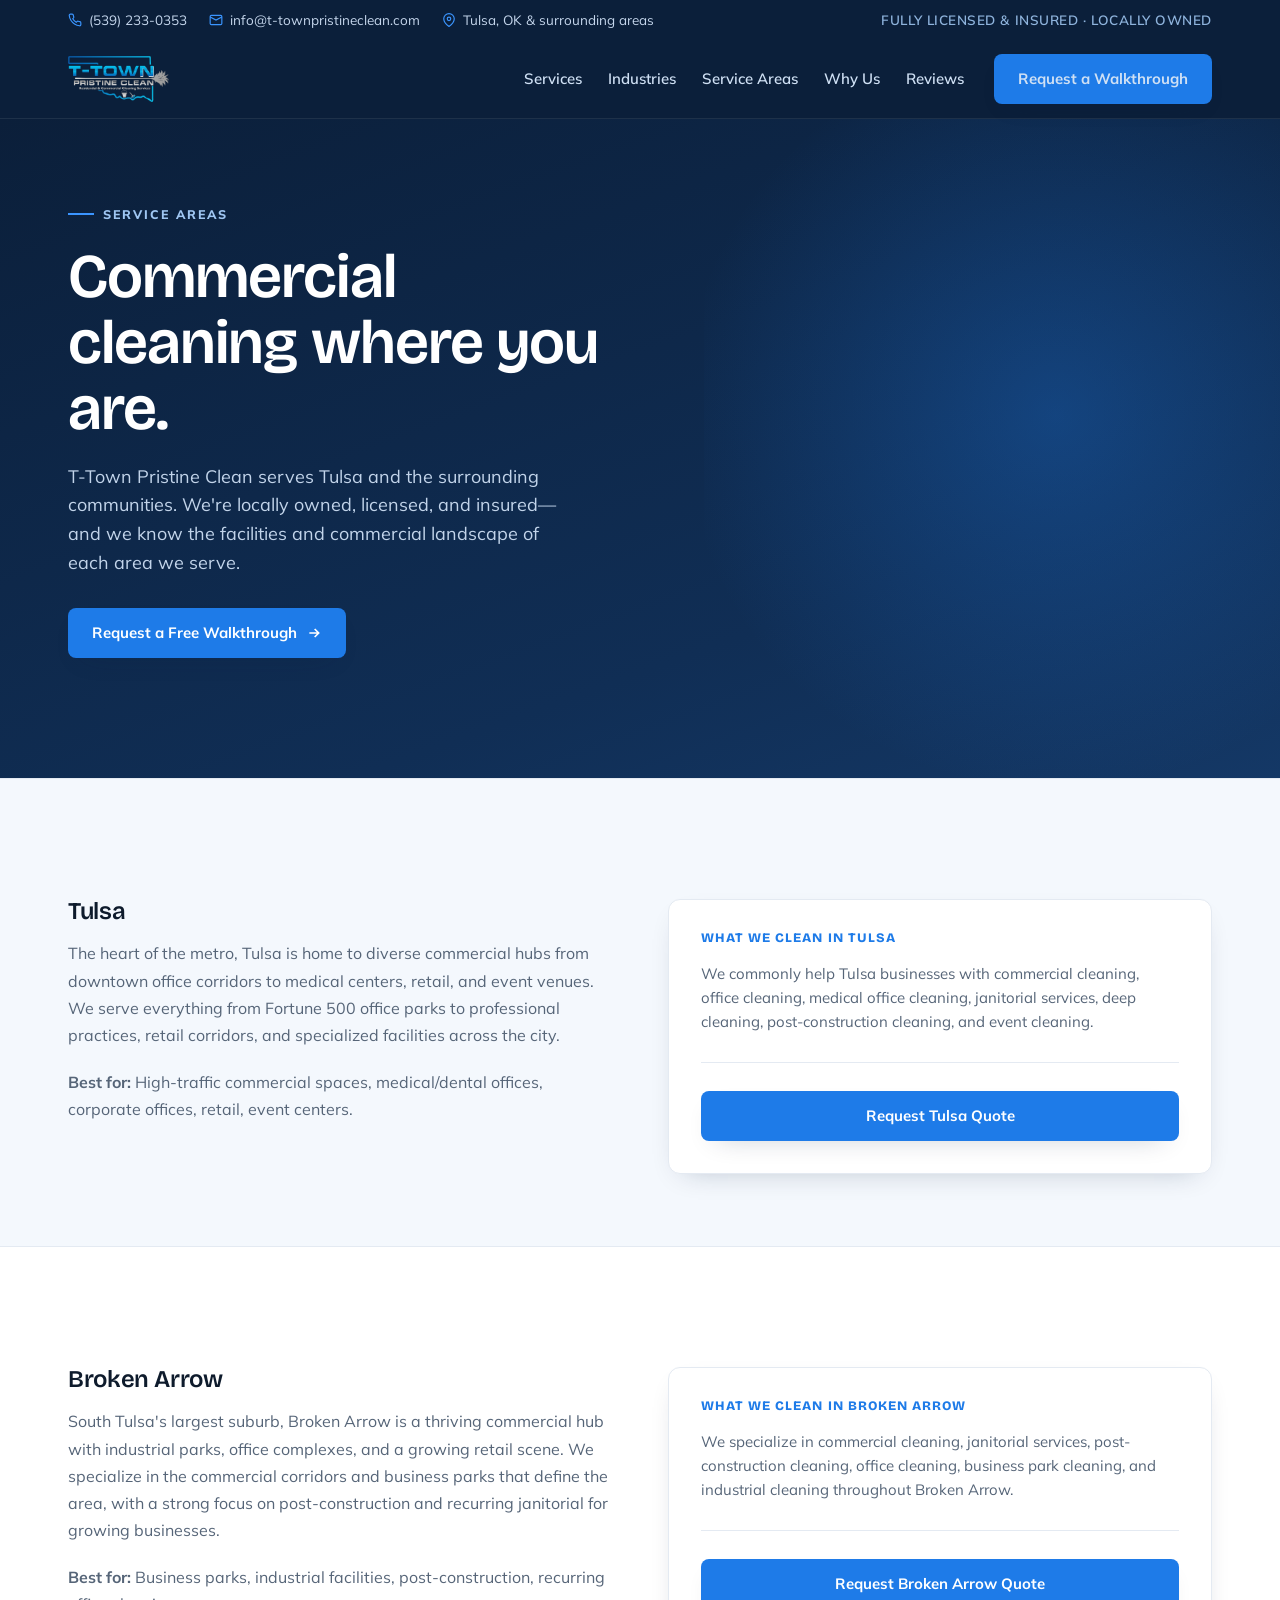
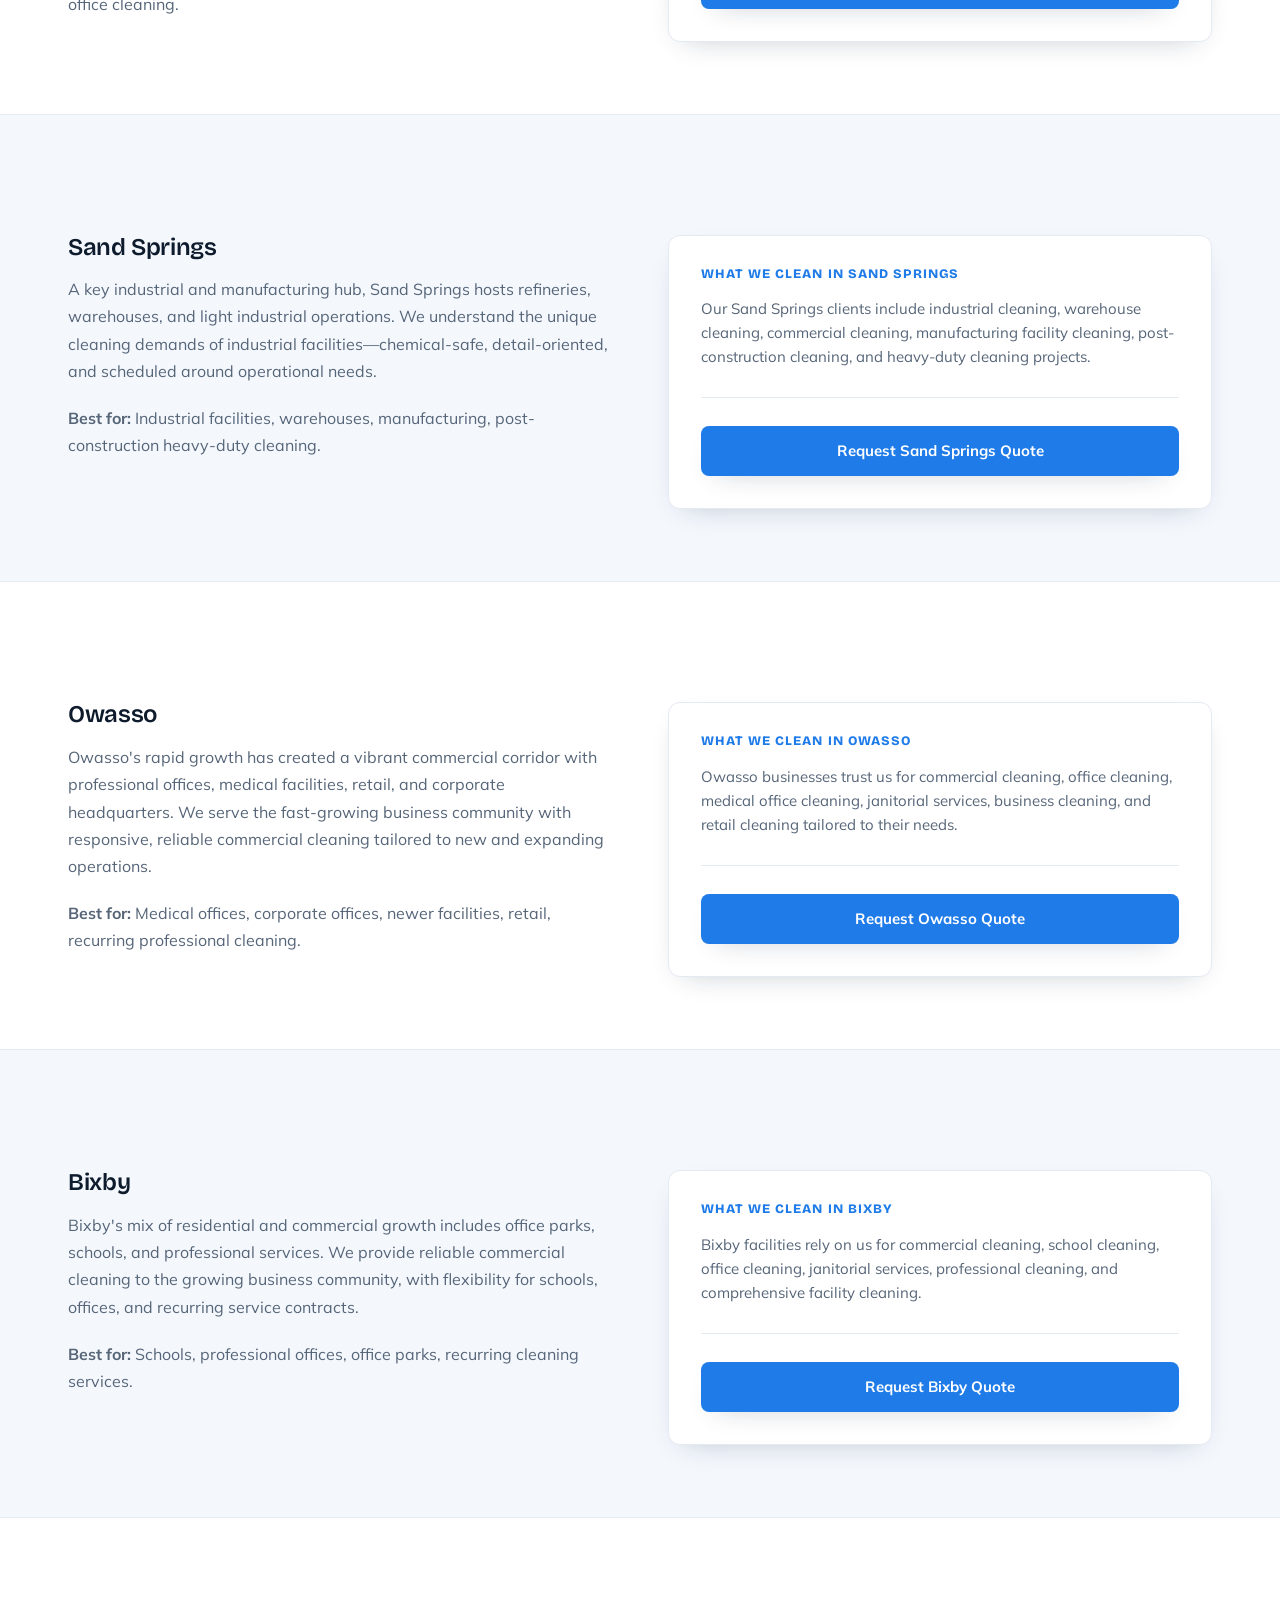
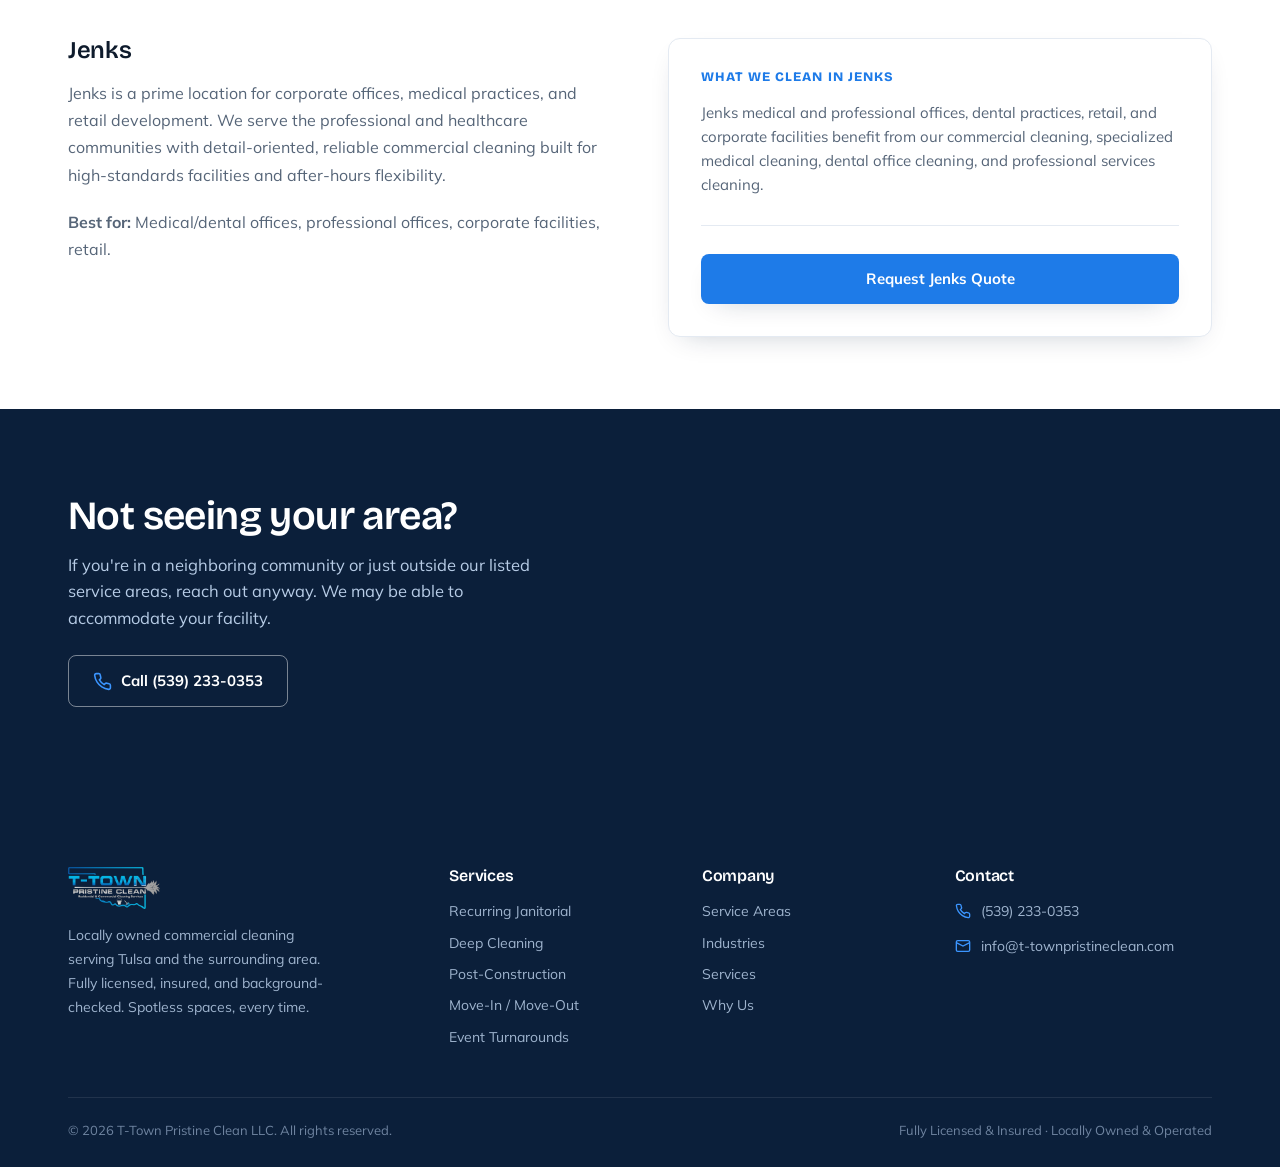
<file: service-areas.html>
<!DOCTYPE html>
<html lang="en">
<head>
<meta charset="UTF-8">
<meta name="viewport" content="width=device-width, initial-scale=1.0">
<title>Commercial Cleaning Service Areas | Tulsa, Sand Springs, Broken Arrow & More</title>
<meta name="description" content="Commercial cleaning service areas: Tulsa, Sand Springs, Broken Arrow, Owasso, Bixby, Jenks. Licensed, insured, locally owned Tulsa cleaning.">
<meta property="og:title" content="Service Areas - Commercial Cleaning | T-Town Pristine Clean">
<meta property="og:description" content="Commercial cleaning service areas: Tulsa, Sand Springs, Broken Arrow, Owasso, Bixby, Jenks. Licensed, insured, locally owned.">
<meta property="og:type" content="website">
<meta property="og:url" content="https://t-townpristineclean.com/service-areas.html">
<meta name="twitter:card" content="summary">
<meta name="twitter:title" content="Service Areas - Commercial Cleaning | T-Town Pristine Clean">
<meta name="twitter:description" content="Serving Tulsa, Sand Springs, Broken Arrow, Owasso, Bixby, Jenks with licensed, insured commercial cleaning.">
<link rel="canonical" href="https://t-townpristineclean.com/service-areas.html">
<meta name="robots" content="index, follow, max-snippet:-1, max-image-preview:large, max-video-preview:-1">
<link rel="icon" type="image/png" href="favicon.png">
<link rel="preconnect" href="https://fonts.googleapis.com">
<link rel="preconnect" href="https://fonts.gstatic.com" crossorigin>
<link href="https://fonts.googleapis.com/css2?family=Bricolage+Grotesque:opsz,wght@12..96,500;12..96,600;12..96,700&family=Mulish:wght@400;500;600;700;800&display=swap" rel="stylesheet">
<link rel="stylesheet" href="styles.css">
<script async src="https://www.googletagmanager.com/gtag/js?id=G-VPC9NRM5FG"></script>
<script>
  window.dataLayer = window.dataLayer || [];
  function gtag(){dataLayer.push(arguments);}
  gtag('js', new Date());
  gtag('config', 'G-VPC9NRM5FG');
</script>
<!-- Google tag (gtag.js) - Google Ads -->
<script async src="https://www.googletagmanager.com/gtag/js?id=AW-16498902872"></script>
<script>
  window.dataLayer = window.dataLayer || [];
  function gtag(){dataLayer.push(arguments);}
  gtag('config', 'AW-16498902872');
  gtag('config', 'AW-16498902872/F4m7CIHm77IdENiOpbs9', {'phone_conversion_number': '(539) 233-0353'});
</script>
<script type="application/ld+json">
{
  "@context": "https://schema.org",
  "@type": "BreadcrumbList",
  "itemListElement": [
    {
      "@type": "ListItem",
      "position": 1,
      "name": "Home",
      "item": "https://t-townpristineclean.com/"
    },
    {
      "@type": "ListItem",
      "position": 2,
      "name": "Service Areas",
      "item": "https://t-townpristineclean.com/service-areas.html"
    }
  ]
}
</script>
<style>
.area-section { padding: 72px 0; }
.area-section:nth-child(even) { background: var(--bg-2); border-top: 1px solid var(--line); border-bottom: 1px solid var(--line); }
.area-grid { display: grid; grid-template-columns: 1fr 1fr; gap: 56px; align-items: start; margin-top: 48px; }
.area-grid-left h3 { font-size: 24px; margin-bottom: 16px; }
.area-grid-left p { font-size: 16px; line-height: 1.7; color: var(--muted); margin-bottom: 20px; }
.area-grid-right { background: #fff; padding: 32px; border-radius: 12px; border: 1px solid var(--line); box-shadow: var(--shadow-sm); }
.area-grid-right h4 { font-size: 13px; font-weight: 800; letter-spacing: .08em; text-transform: uppercase; color: var(--blue); margin-bottom: 16px; }
.keywords { display: flex; flex-wrap: wrap; gap: 10px; }
.kw { display: inline-block; background: var(--blue-soft); color: var(--blue); padding: 8px 14px; border-radius: 20px; font-size: 14px; font-weight: 500; }
.cta-line { margin-top: 28px; padding-top: 28px; border-top: 1px solid var(--line); }
@media (max-width: 768px) {
  .area-grid { grid-template-columns: 1fr; gap: 32px; }
}
</style>
</head>
<body>

<div class="utility">
  <div class="wrap">
    <div class="u-left">
      <a href="tel:5392330353"><svg viewBox="0 0 24 24" fill="none" stroke="currentColor" stroke-width="2"><path d="M22 16.92v3a2 2 0 0 1-2.18 2 19.79 19.79 0 0 1-8.63-3.07 19.5 19.5 0 0 1-6-6 19.79 19.79 0 0 1-3.07-8.67A2 2 0 0 1 4.11 2h3a2 2 0 0 1 2 1.72c.13.96.36 1.9.7 2.81a2 2 0 0 1-.45 2.11L8.09 9.91a16 16 0 0 0 6 6l1.27-1.27a2 2 0 0 1 2.11-.45c.91.34 1.85.57 2.81.7A2 2 0 0 1 22 16.92z"/></svg>(539) 233-0353</a>
      <a href="mailto:info@t-townpristineclean.com"><svg viewBox="0 0 24 24" fill="none" stroke="currentColor" stroke-width="2"><rect x="2" y="4" width="20" height="16" rx="2"/><path d="m22 7-10 5L2 7"/></svg>info@t-townpristineclean.com</a>
      <span class="u-addr"><svg viewBox="0 0 24 24" fill="none" stroke="currentColor" stroke-width="2"><path d="M21 10c0 7-9 13-9 13s-9-6-9-13a9 9 0 0 1 18 0z"/><circle cx="12" cy="10" r="3"/></svg>Tulsa, OK &amp; surrounding areas</span>
    </div>
    <span class="u-tag">FULLY LICENSED &amp; INSURED · LOCALLY OWNED</span>
  </div>
</div>

<header>
  <div class="wrap">
    <a href="index.html" class="logo"><img src="images/logo.png" alt="T-Town Pristine Clean"></a>
    <nav class="main">
      <ul>
        <li><a href="index.html#services">Services</a></li>
        <li><a href="index.html#industries">Industries</a></li>
        <li><a href="service-areas.html">Service Areas</a></li>
        <li><a href="index.html#why">Why Us</a></li>
        <li><a href="index.html#reviews">Reviews</a></li>
      </ul>
      <a href="index.html#contact" class="btn btn-primary">Request a Walkthrough</a>
    </nav>
  </div>
</header>

<section class="hero" id="top">
  <div class="wrap">
    <div>
      <div class="eyebrow"><span class="ln"></span>Service Areas</div>
      <h1>Commercial cleaning where you are.</h1>
      <p class="lead">T-Town Pristine Clean serves Tulsa and the surrounding communities. We're locally owned, licensed, and insured—and we know the facilities and commercial landscape of each area we serve.</p>
      <div class="hero-cta">
        <a href="#contact" class="btn btn-primary">Request a Free Walkthrough
          <svg width="16" height="16" viewBox="0 0 24 24" fill="none" stroke="currentColor" stroke-width="2.5"><path d="M5 12h14M13 6l6 6-6 6"/></svg></a>
      </div>
    </div>
  </div>
</section>

<section class="area-section">
  <div class="wrap">
    <div class="area-grid">
      <div class="area-grid-left">
        <h3>Tulsa</h3>
        <p>The heart of the metro, Tulsa is home to diverse commercial hubs from downtown office corridors to medical centers, retail, and event venues. We serve everything from Fortune 500 office parks to professional practices, retail corridors, and specialized facilities across the city.</p>
        <p><strong>Best for:</strong> High-traffic commercial spaces, medical/dental offices, corporate offices, retail, event centers.</p>
      </div>
      <div class="area-grid-right">
        <h4>What We Clean in Tulsa</h4>
        <p style="color:var(--muted);font-size:15px;margin-bottom:20px">We commonly help Tulsa businesses with commercial cleaning, office cleaning, medical office cleaning, janitorial services, deep cleaning, post-construction cleaning, and event cleaning.</p>
        <div class="cta-line">
          <a href="index.html#contact" class="btn btn-primary" style="width:100%;justify-content:center">Request Tulsa Quote</a>
        </div>
      </div>
    </div>
  </div>
</section>

<section class="area-section">
  <div class="wrap">
    <div class="area-grid">
      <div class="area-grid-left">
        <h3>Broken Arrow</h3>
        <p>South Tulsa's largest suburb, Broken Arrow is a thriving commercial hub with industrial parks, office complexes, and a growing retail scene. We specialize in the commercial corridors and business parks that define the area, with a strong focus on post-construction and recurring janitorial for growing businesses.</p>
        <p><strong>Best for:</strong> Business parks, industrial facilities, post-construction, recurring office cleaning.</p>
      </div>
      <div class="area-grid-right">
        <h4>What We Clean in Broken Arrow</h4>
        <p style="color:var(--muted);font-size:15px;margin-bottom:20px">We specialize in commercial cleaning, janitorial services, post-construction cleaning, office cleaning, business park cleaning, and industrial cleaning throughout Broken Arrow.</p>
        <div class="cta-line">
          <a href="index.html#contact" class="btn btn-primary" style="width:100%;justify-content:center">Request Broken Arrow Quote</a>
        </div>
      </div>
    </div>
  </div>
</section>

<section class="area-section">
  <div class="wrap">
    <div class="area-grid">
      <div class="area-grid-left">
        <h3>Sand Springs</h3>
        <p>A key industrial and manufacturing hub, Sand Springs hosts refineries, warehouses, and light industrial operations. We understand the unique cleaning demands of industrial facilities—chemical-safe, detail-oriented, and scheduled around operational needs.</p>
        <p><strong>Best for:</strong> Industrial facilities, warehouses, manufacturing, post-construction heavy-duty cleaning.</p>
      </div>
      <div class="area-grid-right">
        <h4>What We Clean in Sand Springs</h4>
        <p style="color:var(--muted);font-size:15px;margin-bottom:20px">Our Sand Springs clients include industrial cleaning, warehouse cleaning, commercial cleaning, manufacturing facility cleaning, post-construction cleaning, and heavy-duty cleaning projects.</p>
        <div class="cta-line">
          <a href="index.html#contact" class="btn btn-primary" style="width:100%;justify-content:center">Request Sand Springs Quote</a>
        </div>
      </div>
    </div>
  </div>
</section>

<section class="area-section">
  <div class="wrap">
    <div class="area-grid">
      <div class="area-grid-left">
        <h3>Owasso</h3>
        <p>Owasso's rapid growth has created a vibrant commercial corridor with professional offices, medical facilities, retail, and corporate headquarters. We serve the fast-growing business community with responsive, reliable commercial cleaning tailored to new and expanding operations.</p>
        <p><strong>Best for:</strong> Medical offices, corporate offices, newer facilities, retail, recurring professional cleaning.</p>
      </div>
      <div class="area-grid-right">
        <h4>What We Clean in Owasso</h4>
        <p style="color:var(--muted);font-size:15px;margin-bottom:20px">Owasso businesses trust us for commercial cleaning, office cleaning, medical office cleaning, janitorial services, business cleaning, and retail cleaning tailored to their needs.</p>
        <div class="cta-line">
          <a href="index.html#contact" class="btn btn-primary" style="width:100%;justify-content:center">Request Owasso Quote</a>
        </div>
      </div>
    </div>
  </div>
</section>

<section class="area-section">
  <div class="wrap">
    <div class="area-grid">
      <div class="area-grid-left">
        <h3>Bixby</h3>
        <p>Bixby's mix of residential and commercial growth includes office parks, schools, and professional services. We provide reliable commercial cleaning to the growing business community, with flexibility for schools, offices, and recurring service contracts.</p>
        <p><strong>Best for:</strong> Schools, professional offices, office parks, recurring cleaning services.</p>
      </div>
      <div class="area-grid-right">
        <h4>What We Clean in Bixby</h4>
        <p style="color:var(--muted);font-size:15px;margin-bottom:20px">Bixby facilities rely on us for commercial cleaning, school cleaning, office cleaning, janitorial services, professional cleaning, and comprehensive facility cleaning.</p>
        <div class="cta-line">
          <a href="index.html#contact" class="btn btn-primary" style="width:100%;justify-content:center">Request Bixby Quote</a>
        </div>
      </div>
    </div>
  </div>
</section>

<section class="area-section">
  <div class="wrap">
    <div class="area-grid">
      <div class="area-grid-left">
        <h3>Jenks</h3>
        <p>Jenks is a prime location for corporate offices, medical practices, and retail development. We serve the professional and healthcare communities with detail-oriented, reliable commercial cleaning built for high-standards facilities and after-hours flexibility.</p>
        <p><strong>Best for:</strong> Medical/dental offices, professional offices, corporate facilities, retail.</p>
      </div>
      <div class="area-grid-right">
        <h4>What We Clean in Jenks</h4>
        <p style="color:var(--muted);font-size:15px;margin-bottom:20px">Jenks medical and professional offices, dental practices, retail, and corporate facilities benefit from our commercial cleaning, specialized medical cleaning, dental office cleaning, and professional services cleaning.</p>
        <div class="cta-line">
          <a href="index.html#contact" class="btn btn-primary" style="width:100%;justify-content:center">Request Jenks Quote</a>
        </div>
      </div>
    </div>
  </div>
</section>

<section class="contact" id="contact">
  <div class="wrap">
    <div class="intro">
      <h2>Not seeing your area?</h2>
      <p>If you're in a neighboring community or just outside our listed service areas, reach out anyway. We may be able to accommodate your facility.</p>
      <div class="line"><a href="tel:5392330353" class="btn btn-ghost"><svg viewBox="0 0 24 24" fill="none" stroke="currentColor" stroke-width="2"><path d="M22 16.92v3a2 2 0 0 1-2.18 2 19.79 19.79 0 0 1-8.63-3.07 19.5 19.5 0 0 1-6-6 19.79 19.79 0 0 1-3.07-8.67A2 2 0 0 1 4.11 2h3a2 2 0 0 1 2 1.72c.13.96.36 1.9.7 2.81a2 2 0 0 1-.45 2.11L8.09 9.91a16 16 0 0 0 6 6l1.27-1.27a2 2 0 0 1 2.11-.45c.91.34 1.85.57 2.81.7A2 2 0 0 1 22 16.92z"/></svg>Call (539) 233-0353</a></div>
    </div>
  </div>
</section>

<footer>
  <div class="wrap">
    <div class="foot-grid">
      <div>
        <img src="images/logo.png" alt="T-Town Pristine Clean">
        <p>Locally owned commercial cleaning serving Tulsa and the surrounding area. Fully licensed, insured, and background-checked. Spotless spaces, every time.</p>
      </div>
      <div><h4>Services</h4><ul><li><a href="index.html#services">Recurring Janitorial</a></li><li><a href="index.html#services">Deep Cleaning</a></li><li><a href="index.html#services">Post-Construction</a></li><li><a href="index.html#services">Move-In / Move-Out</a></li><li><a href="index.html#services">Event Turnarounds</a></li></ul></div>
      <div><h4>Company</h4><ul><li><a href="service-areas.html">Service Areas</a></li><li><a href="index.html#industries">Industries</a></li><li><a href="index.html#services">Services</a></li><li><a href="index.html#why">Why Us</a></li></ul></div>
      <div class="foot-c"><h4>Contact</h4>
        <div><svg viewBox="0 0 24 24" fill="none" stroke="currentColor" stroke-width="2"><path d="M22 16.92v3a2 2 0 0 1-2.18 2 19.79 19.79 0 0 1-8.63-3.07 19.5 19.5 0 0 1-6-6 19.79 19.79 0 0 1-3.07-8.67A2 2 0 0 1 4.11 2h3a2 2 0 0 1 2 1.72c.13.96.36 1.9.7 2.81a2 2 0 0 1-.45 2.11L8.09 9.91a16 16 0 0 0 6 6l1.27-1.27a2 2 0 0 1 2.11-.45c.91.34 1.85.57 2.81.7A2 2 0 0 1 22 16.92z"/></svg>(539) 233-0353</div>
        <div><svg viewBox="0 0 24 24" fill="none" stroke="currentColor" stroke-width="2"><rect x="2" y="4" width="20" height="16" rx="2"/><path d="m22 7-10 5L2 7"/></svg>info@t-townpristineclean.com</div>
      </div>
    </div>
    <div class="foot-bottom">
      <span>© 2026 T-Town Pristine Clean LLC. All rights reserved.</span>
      <span>Fully Licensed &amp; Insured · Locally Owned &amp; Operated</span>
    </div>
  </div>
</footer>

</body>
</html>
</file>
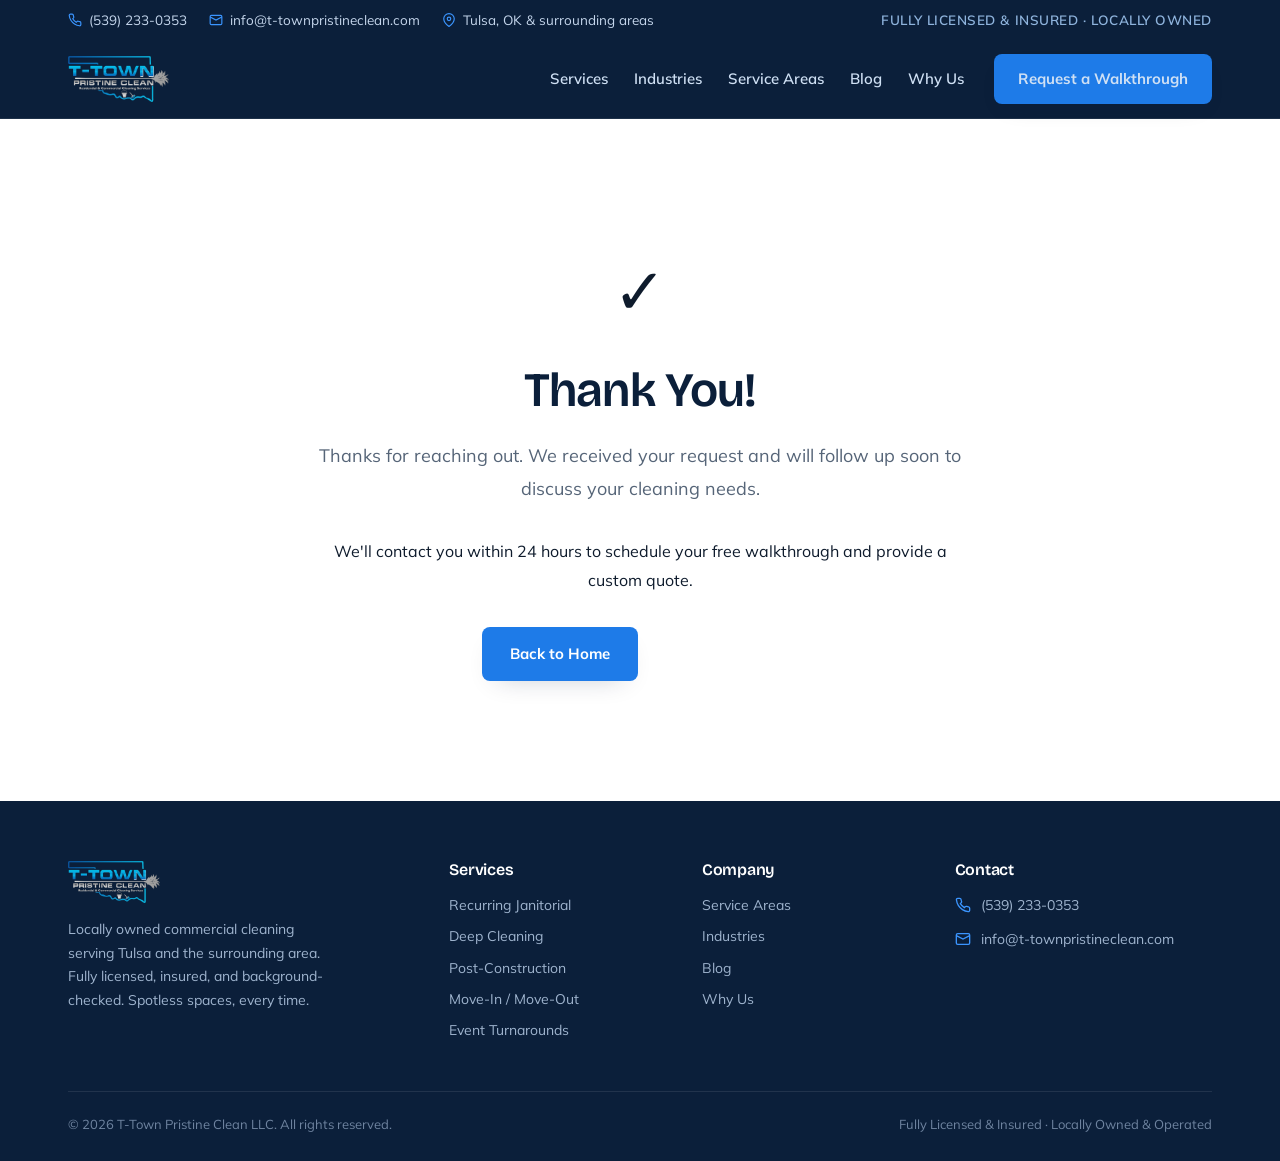
<file: thank-you.html>
<!DOCTYPE html>
<html lang="en">
<head>
<meta charset="UTF-8">
<meta name="viewport" content="width=device-width, initial-scale=1.0">
<meta name="robots" content="noindex, follow">
<title>Thank You | T-Town Pristine Clean</title>
<meta name="description" content="Thank you for requesting a walkthrough from T-Town Pristine Clean. We'll follow up soon.">
<meta property="og:title" content="Thank You | T-Town Pristine Clean">
<meta property="og:description" content="Thank you for your quote request.">
<meta property="og:type" content="website">
<link rel="icon" type="image/png" href="favicon.png">
<link rel="preconnect" href="https://fonts.googleapis.com">
<link rel="preconnect" href="https://fonts.gstatic.com" crossorigin>
<link href="https://fonts.googleapis.com/css2?family=Bricolage+Grotesque:opsz,wght@12..96,500;12..96,600;12..96,700&family=Mulish:wght@400;500;600;700;800&display=swap" rel="stylesheet">
<link rel="stylesheet" href="styles.css">
<script async src="https://www.googletagmanager.com/gtag/js?id=G-VPC9NRM5FG"></script>
<script>
  window.dataLayer = window.dataLayer || [];
  function gtag(){dataLayer.push(arguments);}
  gtag('js', new Date());
  gtag('config', 'G-VPC9NRM5FG');
</script>
<!-- Google tag (gtag.js) - Google Ads -->
<script async src="https://www.googletagmanager.com/gtag/js?id=AW-16498902872"></script>
<script>
  window.dataLayer = window.dataLayer || [];
  function gtag(){dataLayer.push(arguments);}
  gtag('config', 'AW-16498902872');
  gtag('config', 'AW-16498902872/F4m7CIHm77IdENiOpbs9', {'phone_conversion_number': '(539) 233-0353'});
</script>
<style>
.thank-you-wrap { max-width: 720px; margin: 0 auto; padding: 120px 28px; text-align: center; }
.thank-you-content h1 { font-size: clamp(32px, 4vw, 48px); margin-bottom: 24px; color: var(--navy); }
.thank-you-content p { font-size: 18px; line-height: 1.8; color: var(--muted); margin-bottom: 32px; }
.thank-you-icon { font-size: 64px; margin-bottom: 24px; display: block; }
.thank-you-action { display: flex; gap: 16px; justify-content: center; flex-wrap: wrap; }
.thank-you-action a { padding: 14px 28px; }
</style>
</head>
<body>

<div class="utility">
  <div class="wrap">
    <div class="u-left">
      <a href="tel:5392330353"><svg viewBox="0 0 24 24" fill="none" stroke="currentColor" stroke-width="2"><path d="M22 16.92v3a2 2 0 0 1-2.18 2 19.79 19.79 0 0 1-8.63-3.07 19.5 19.5 0 0 1-6-6 19.79 19.79 0 0 1-3.07-8.67A2 2 0 0 1 4.11 2h3a2 2 0 0 1 2 1.72c.13.96.36 1.9.7 2.81a2 2 0 0 1-.45 2.11L8.09 9.91a16 16 0 0 0 6 6l1.27-1.27a2 2 0 0 1 2.11-.45c.91.34 1.85.57 2.81.7A2 2 0 0 1 22 16.92z"/></svg>(539) 233-0353</a>
      <a href="mailto:info@t-townpristineclean.com"><svg viewBox="0 0 24 24" fill="none" stroke="currentColor" stroke-width="2"><rect x="2" y="4" width="20" height="16" rx="2"/><path d="m22 7-10 5L2 7"/></svg>info@t-townpristineclean.com</a>
      <span class="u-addr"><svg viewBox="0 0 24 24" fill="none" stroke="currentColor" stroke-width="2"><path d="M21 10c0 7-9 13-9 13s-9-6-9-13a9 9 0 0 1 18 0z"/><circle cx="12" cy="10" r="3"/></svg>Tulsa, OK &amp; surrounding areas</span>
    </div>
    <span class="u-tag">FULLY LICENSED &amp; INSURED · LOCALLY OWNED</span>
  </div>
</div>

<header>
  <div class="wrap">
    <a href="index.html" class="logo"><img src="images/logo.png" alt="T-Town Pristine Clean"></a>
    <nav class="main">
      <ul>
        <li><a href="index.html#services">Services</a></li>
        <li><a href="index.html#industries">Industries</a></li>
        <li><a href="service-areas.html">Service Areas</a></li>
        <li><a href="blog/">Blog</a></li>
        <li><a href="index.html#why">Why Us</a></li>
      </ul>
      <a href="index.html#contact" class="btn btn-primary">Request a Walkthrough</a>
    </nav>
  </div>
</header>

<section class="thank-you-wrap">
  <div class="thank-you-content">
    <span class="thank-you-icon">✓</span>
    <h1>Thank You!</h1>
    <p>Thanks for reaching out. We received your request and will follow up soon to discuss your cleaning needs.</p>
    <p style="font-size: 16px; color: var(--ink);">We'll contact you within 24 hours to schedule your free walkthrough and provide a custom quote.</p>
    <div class="thank-you-action">
      <a href="index.html" class="btn btn-primary">Back to Home</a>
      <a href="tel:5392330353" class="btn btn-ghost">Call Us Now</a>
    </div>
  </div>
</section>

<footer>
  <div class="wrap">
    <div class="foot-grid">
      <div>
        <img src="images/logo.png" alt="T-Town Pristine Clean">
        <p>Locally owned commercial cleaning serving Tulsa and the surrounding area. Fully licensed, insured, and background-checked. Spotless spaces, every time.</p>
      </div>
      <div><h4>Services</h4><ul><li><a href="index.html#services">Recurring Janitorial</a></li><li><a href="index.html#services">Deep Cleaning</a></li><li><a href="index.html#services">Post-Construction</a></li><li><a href="index.html#services">Move-In / Move-Out</a></li><li><a href="index.html#services">Event Turnarounds</a></li></ul></div>
      <div><h4>Company</h4><ul><li><a href="service-areas.html">Service Areas</a></li><li><a href="index.html#industries">Industries</a></li><li><a href="blog/">Blog</a></li><li><a href="index.html#why">Why Us</a></li></ul></div>
      <div class="foot-c"><h4>Contact</h4>
        <div><svg viewBox="0 0 24 24" fill="none" stroke="currentColor" stroke-width="2"><path d="M22 16.92v3a2 2 0 0 1-2.18 2 19.79 19.79 0 0 1-8.63-3.07 19.5 19.5 0 0 1-6-6 19.79 19.79 0 0 1-3.07-8.67A2 2 0 0 1 4.11 2h3a2 2 0 0 1 2 1.72c.13.96.36 1.9.7 2.81a2 2 0 0 1-.45 2.11L8.09 9.91a16 16 0 0 0 6 6l1.27-1.27a2 2 0 0 1 2.11-.45c.91.34 1.85.57 2.81.7A2 2 0 0 1 22 16.92z"/></svg>(539) 233-0353</div>
        <div><svg viewBox="0 0 24 24" fill="none" stroke="currentColor" stroke-width="2"><rect x="2" y="4" width="20" height="16" rx="2"/><path d="m22 7-10 5L2 7"/></svg>info@t-townpristineclean.com</div>
      </div>
    </div>
    <div class="foot-bottom">
      <span>© 2026 T-Town Pristine Clean LLC. All rights reserved.</span>
      <span>Fully Licensed &amp; Insured · Locally Owned &amp; Operated</span>
    </div>
  </div>
</footer>

</body>
</html>
</file>
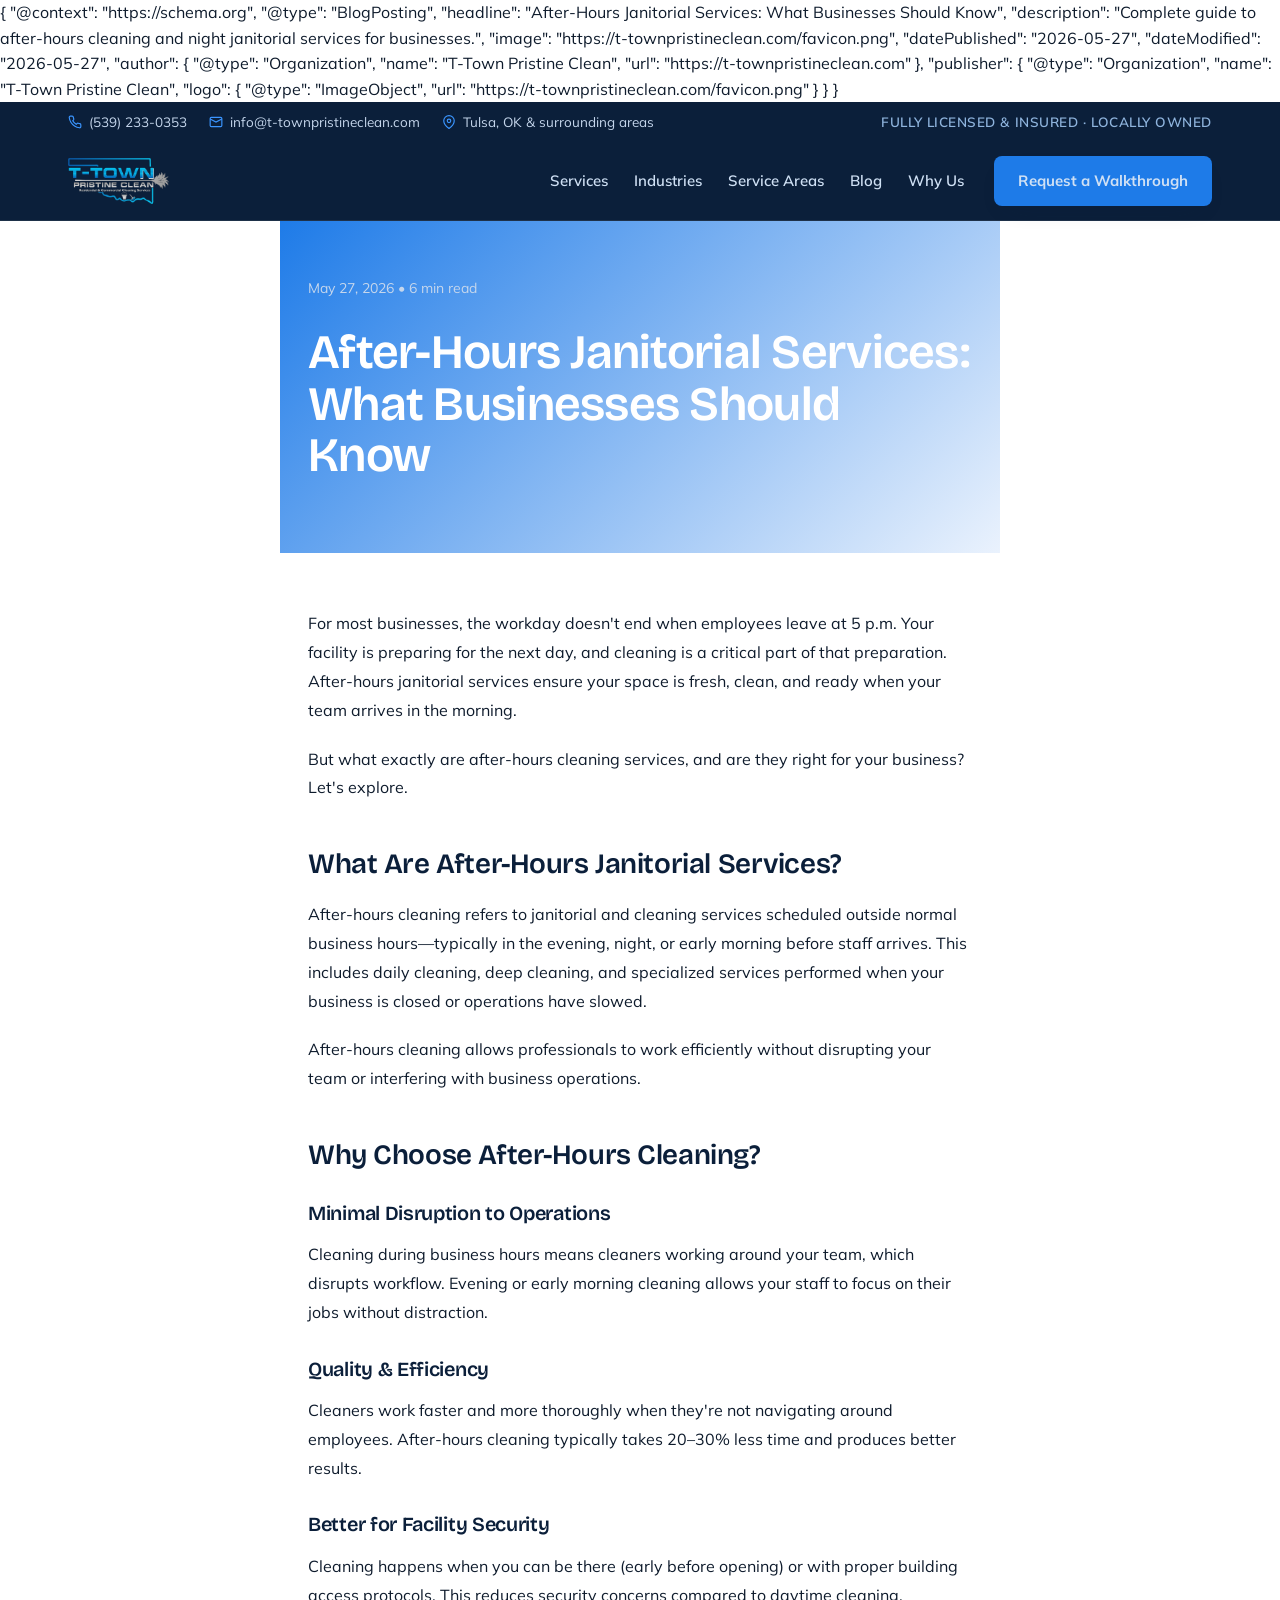
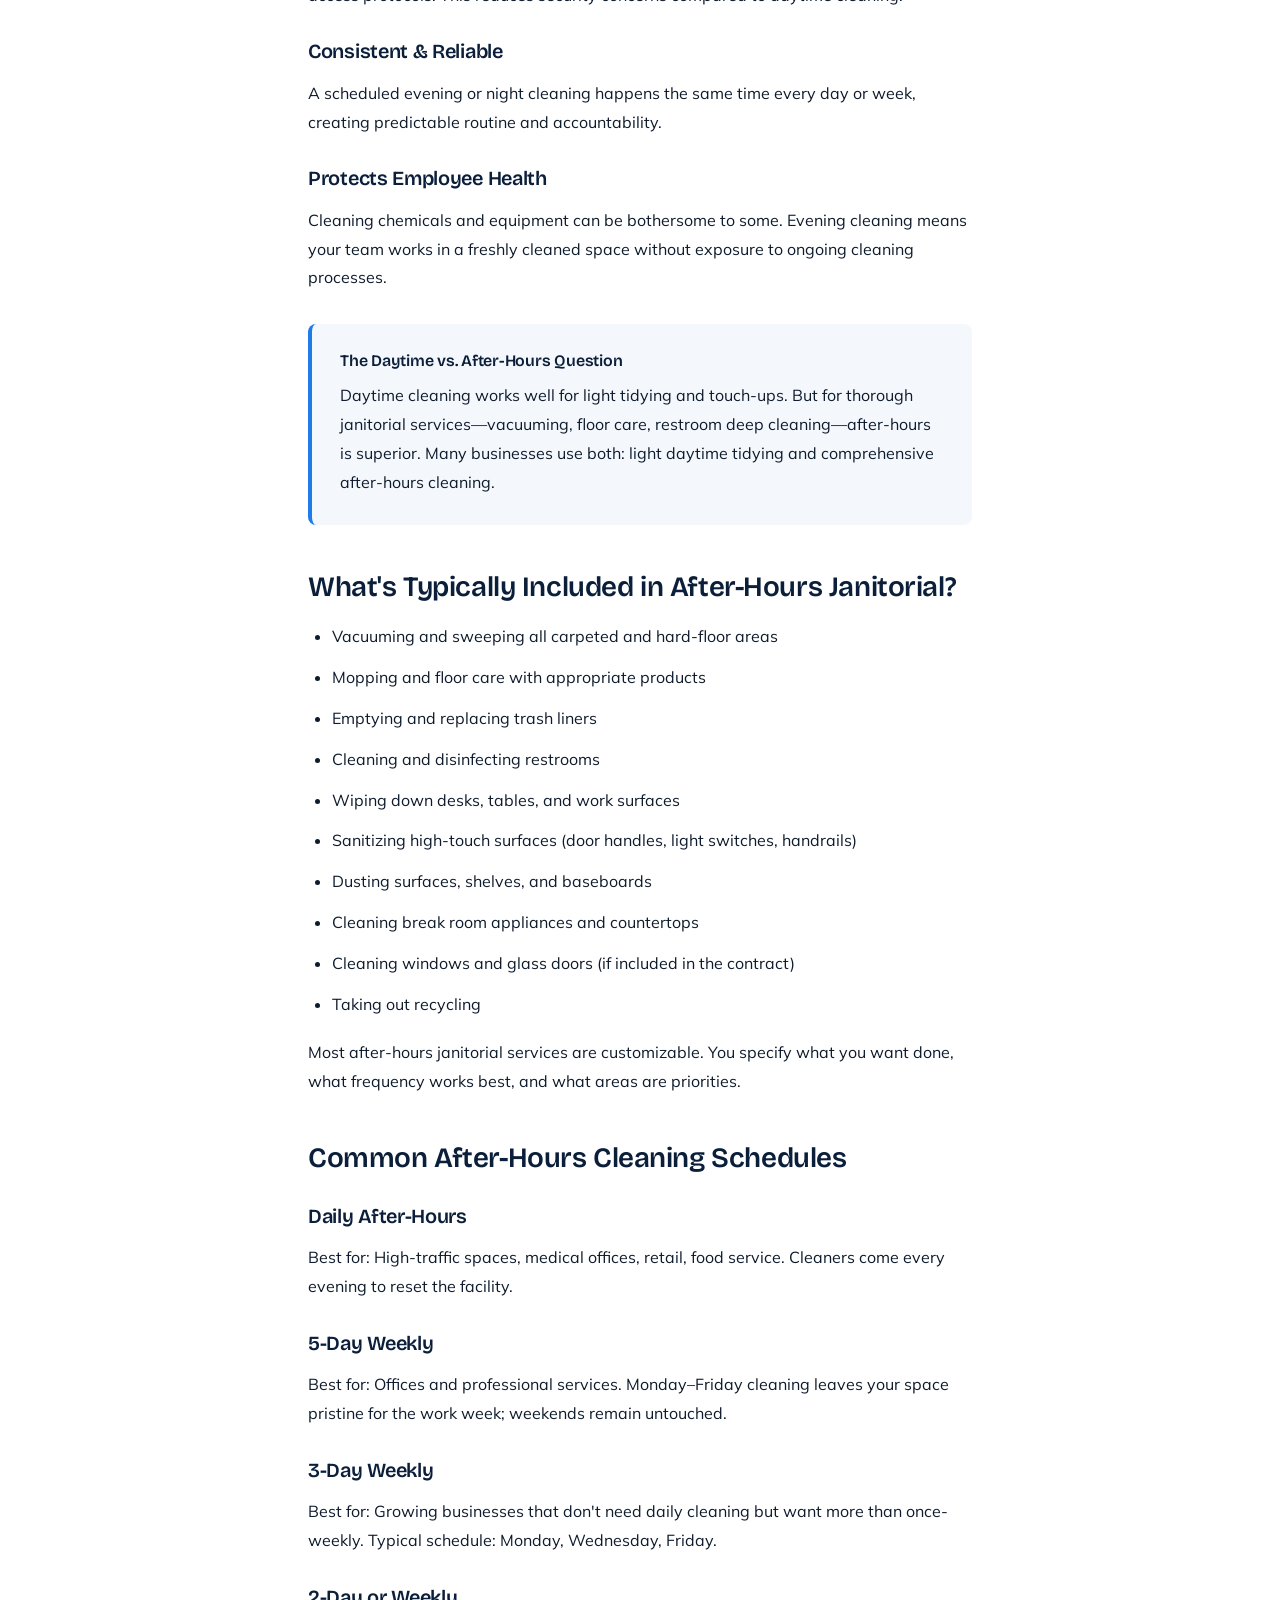
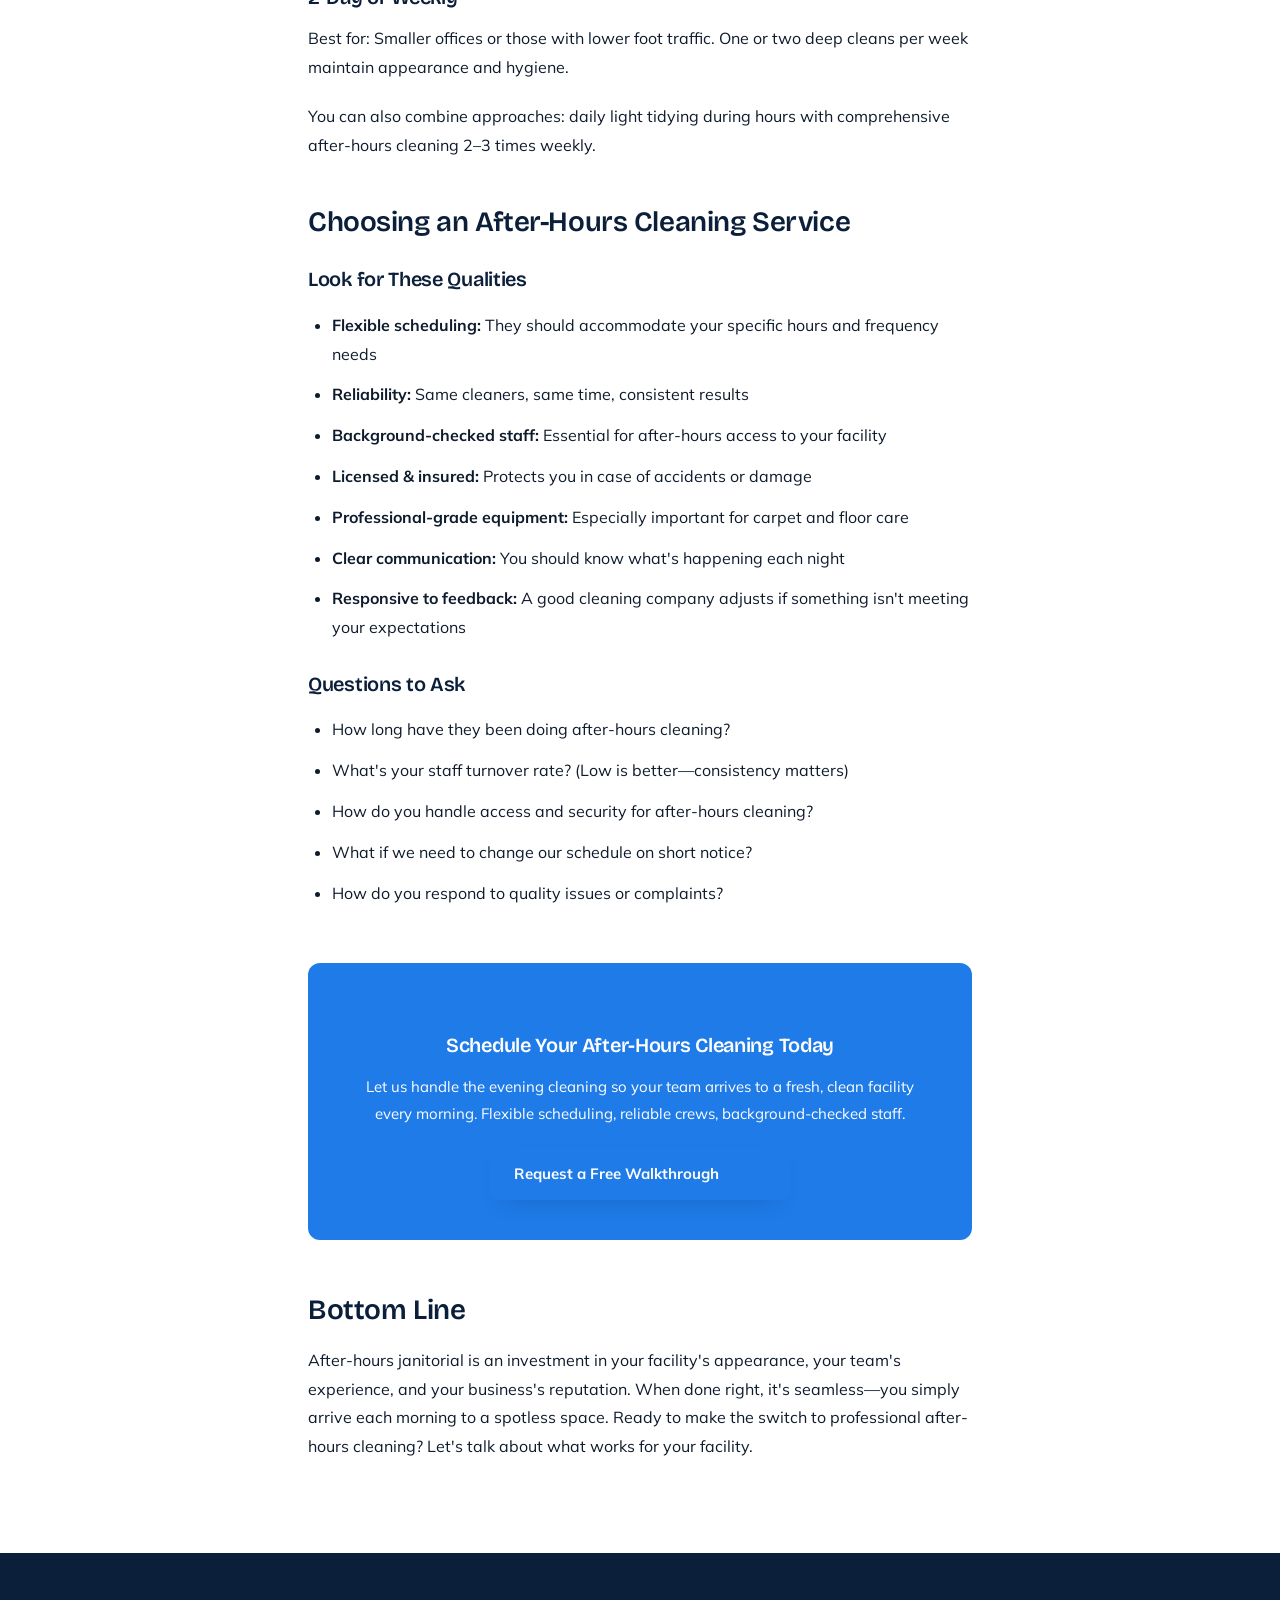
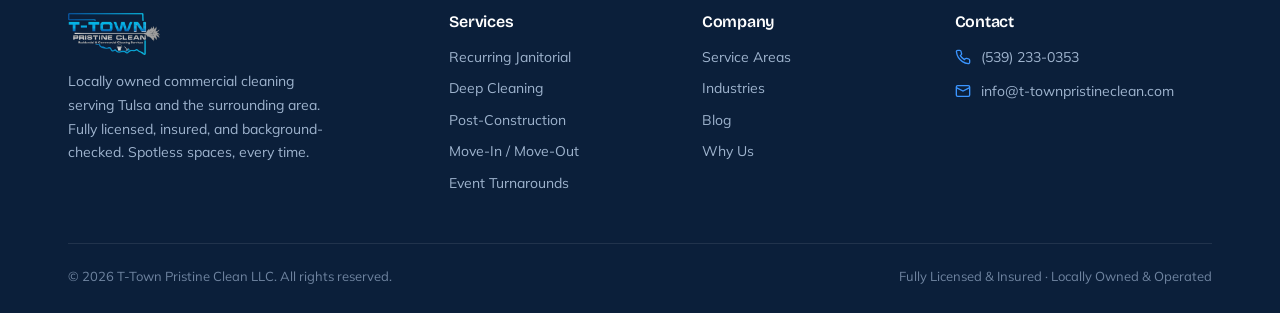
<file: blog/after-hours-janitorial-services.html>
<!DOCTYPE html>
<html lang="en">
<head>
<meta charset="UTF-8">
<meta name="viewport" content="width=device-width, initial-scale=1.0">
<title>After-Hours Janitorial Services: What Businesses Should Know | T-Town Pristine Clean</title>
<meta name="description" content="Complete guide to after-hours janitorial services. Learn why evening and night cleaning matters, and how to choose the right service for your business.">
<meta property="og:title" content="After-Hours Janitorial Services: What Businesses Should Know">
<meta property="og:description" content="Everything businesses need to know about after-hours and overnight cleaning services.">
<meta property="og:type" content="article">
<meta property="og:url" content="https://t-townpristineclean.com/blog/after-hours-janitorial-services.html">
<link rel="icon" type="image/png" href="../favicon.png">
<link rel="preconnect" href="https://fonts.googleapis.com">
<link rel="preconnect" href="https://fonts.gstatic.com" crossorigin>
<link href="https://fonts.googleapis.com/css2?family=Bricolage+Grotesque:opsz,wght@12..96,500;12..96,600;12..96,700&family=Mulish:wght@400;500;600;700;800&display=swap" rel="stylesheet">
<link rel="stylesheet" href="../styles.css">
<style>
.article-wrap { max-width: 720px; margin: 0 auto; padding: 72px 28px; }
.article-hero { background: linear-gradient(135deg, var(--blue) 0%, var(--blue-soft) 100%); color: #fff; padding: 56px 28px; margin: -72px -28px 56px; }
.article-hero h1 { font-size: clamp(32px, 4vw, 48px); margin-bottom: 16px; }
.article-meta { font-size: 14px; color: #C5D6EC; margin-bottom: 28px; }
.article-body { font-size: 16px; line-height: 1.8; color: var(--ink); }
.article-body h2 { font-size: 28px; margin: 48px 0 20px; color: var(--navy); }
.article-body h3 { font-size: 20px; margin: 32px 0 16px; color: var(--navy); }
.article-body p { margin-bottom: 20px; }
.article-body ul, .article-body ol { margin: 20px 0 20px 24px; }
.article-body li { margin-bottom: 12px; }
.section-box { background: var(--bg-2); padding: 28px; border-radius: 8px; border-left: 4px solid var(--blue); margin: 32px 0; }
.section-box h4 { margin-bottom: 12px; color: var(--navy); }
.section-box p { margin: 0; }
.cta-box { background: var(--blue); color: #fff; padding: 40px; border-radius: 12px; text-align: center; margin: 56px 0; }
.cta-box h3 { color: #fff; margin-bottom: 16px; }
.cta-box p { margin-bottom: 20px; font-size: 15px; }
.cta-box .btn { width: 100%; max-width: 300px; }
</style>
<script async src="https://www.googletagmanager.com/gtag/js?id=G-VPC9NRM5FG"></script>
<script>
  window.dataLayer = window.dataLayer || [];
  function gtag(){dataLayer.push(arguments);}
  gtag('js', new Date());
  gtag('config', 'G-VPC9NRM5FG');
</script>
<script type="application/ld+json">
<!-- Google tag (gtag.js) - Google Ads -->
<script async src="https://www.googletagmanager.com/gtag/js?id=AW-16498902872"></script>
<script>
  window.dataLayer = window.dataLayer || [];
  function gtag(){dataLayer.push(arguments);}
  gtag("config", "AW-16498902872");
</script>
{
  "@context": "https://schema.org",
  "@type": "BlogPosting",
  "headline": "After-Hours Janitorial Services: What Businesses Should Know",
  "description": "Complete guide to after-hours cleaning and night janitorial services for businesses.",
  "image": "https://t-townpristineclean.com/favicon.png",
  "datePublished": "2026-05-27",
  "dateModified": "2026-05-27",
  "author": {
    "@type": "Organization",
    "name": "T-Town Pristine Clean",
    "url": "https://t-townpristineclean.com"
  },
  "publisher": {
    "@type": "Organization",
    "name": "T-Town Pristine Clean",
    "logo": {
      "@type": "ImageObject",
      "url": "https://t-townpristineclean.com/favicon.png"
    }
  }
}
</script>
</head>
<body>

<div class="utility">
  <div class="wrap">
    <div class="u-left">
      <a href="tel:5392330353"><svg viewBox="0 0 24 24" fill="none" stroke="currentColor" stroke-width="2"><path d="M22 16.92v3a2 2 0 0 1-2.18 2 19.79 19.79 0 0 1-8.63-3.07 19.5 19.5 0 0 1-6-6 19.79 19.79 0 0 1-3.07-8.67A2 2 0 0 1 4.11 2h3a2 2 0 0 1 2 1.72c.13.96.36 1.9.7 2.81a2 2 0 0 1-.45 2.11L8.09 9.91a16 16 0 0 0 6 6l1.27-1.27a2 2 0 0 1 2.11-.45c.91.34 1.85.57 2.81.7A2 2 0 0 1 22 16.92z"/></svg>(539) 233-0353</a>
      <a href="mailto:info@t-townpristineclean.com"><svg viewBox="0 0 24 24" fill="none" stroke="currentColor" stroke-width="2"><rect x="2" y="4" width="20" height="16" rx="2"/><path d="m22 7-10 5L2 7"/></svg>info@t-townpristineclean.com</a>
      <span class="u-addr"><svg viewBox="0 0 24 24" fill="none" stroke="currentColor" stroke-width="2"><path d="M21 10c0 7-9 13-9 13s-9-6-9-13a9 9 0 0 1 18 0z"/><circle cx="12" cy="10" r="3"/></svg>Tulsa, OK &amp; surrounding areas</span>
    </div>
    <span class="u-tag">FULLY LICENSED &amp; INSURED · LOCALLY OWNED</span>
  </div>
</div>

<header>
  <div class="wrap">
    <a href="../index.html" class="logo"><img src="../images/logo.png" alt="T-Town Pristine Clean"></a>
    <nav class="main">
      <ul>
        <li><a href="../index.html#services">Services</a></li>
        <li><a href="../index.html#industries">Industries</a></li>
        <li><a href="../service-areas.html">Service Areas</a></li>
        <li><a href="index.html">Blog</a></li>
        <li><a href="../index.html#why">Why Us</a></li>
      </ul>
      <a href="../index.html#contact" class="btn btn-primary">Request a Walkthrough</a>
    </nav>
  </div>
</header>

<article class="article-wrap">
  <div class="article-hero">
    <div class="article-meta">May 27, 2026 • 6 min read</div>
    <h1>After-Hours Janitorial Services: What Businesses Should Know</h1>
  </div>

  <div class="article-body">
    <p>For most businesses, the workday doesn't end when employees leave at 5 p.m. Your facility is preparing for the next day, and cleaning is a critical part of that preparation. After-hours janitorial services ensure your space is fresh, clean, and ready when your team arrives in the morning.</p>

    <p>But what exactly are after-hours cleaning services, and are they right for your business? Let's explore.</p>

    <h2>What Are After-Hours Janitorial Services?</h2>

    <p>After-hours cleaning refers to janitorial and cleaning services scheduled outside normal business hours—typically in the evening, night, or early morning before staff arrives. This includes daily cleaning, deep cleaning, and specialized services performed when your business is closed or operations have slowed.</p>

    <p>After-hours cleaning allows professionals to work efficiently without disrupting your team or interfering with business operations.</p>

    <h2>Why Choose After-Hours Cleaning?</h2>

    <h3>Minimal Disruption to Operations</h3>
    <p>Cleaning during business hours means cleaners working around your team, which disrupts workflow. Evening or early morning cleaning allows your staff to focus on their jobs without distraction.</p>

    <h3>Quality & Efficiency</h3>
    <p>Cleaners work faster and more thoroughly when they're not navigating around employees. After-hours cleaning typically takes 20–30% less time and produces better results.</p>

    <h3>Better for Facility Security</h3>
    <p>Cleaning happens when you can be there (early before opening) or with proper building access protocols. This reduces security concerns compared to daytime cleaning.</p>

    <h3>Consistent & Reliable</h3>
    <p>A scheduled evening or night cleaning happens the same time every day or week, creating predictable routine and accountability.</p>

    <h3>Protects Employee Health</h3>
    <p>Cleaning chemicals and equipment can be bothersome to some. Evening cleaning means your team works in a freshly cleaned space without exposure to ongoing cleaning processes.</p>

    <div class="section-box">
      <h4>The Daytime vs. After-Hours Question</h4>
      <p>Daytime cleaning works well for light tidying and touch-ups. But for thorough janitorial services—vacuuming, floor care, restroom deep cleaning—after-hours is superior. Many businesses use both: light daytime tidying and comprehensive after-hours cleaning.</p>
    </div>

    <h2>What's Typically Included in After-Hours Janitorial?</h2>

    <ul>
      <li>Vacuuming and sweeping all carpeted and hard-floor areas</li>
      <li>Mopping and floor care with appropriate products</li>
      <li>Emptying and replacing trash liners</li>
      <li>Cleaning and disinfecting restrooms</li>
      <li>Wiping down desks, tables, and work surfaces</li>
      <li>Sanitizing high-touch surfaces (door handles, light switches, handrails)</li>
      <li>Dusting surfaces, shelves, and baseboards</li>
      <li>Cleaning break room appliances and countertops</li>
      <li>Cleaning windows and glass doors (if included in the contract)</li>
      <li>Taking out recycling</li>
    </ul>

    <p>Most after-hours janitorial services are customizable. You specify what you want done, what frequency works best, and what areas are priorities.</p>

    <h2>Common After-Hours Cleaning Schedules</h2>

    <h3>Daily After-Hours</h3>
    <p>Best for: High-traffic spaces, medical offices, retail, food service. Cleaners come every evening to reset the facility.</p>

    <h3>5-Day Weekly</h3>
    <p>Best for: Offices and professional services. Monday–Friday cleaning leaves your space pristine for the work week; weekends remain untouched.</p>

    <h3>3-Day Weekly</h3>
    <p>Best for: Growing businesses that don't need daily cleaning but want more than once-weekly. Typical schedule: Monday, Wednesday, Friday.</p>

    <h3>2-Day or Weekly</h3>
    <p>Best for: Smaller offices or those with lower foot traffic. One or two deep cleans per week maintain appearance and hygiene.</p>

    <p>You can also combine approaches: daily light tidying during hours with comprehensive after-hours cleaning 2–3 times weekly.</p>

    <h2>Choosing an After-Hours Cleaning Service</h2>

    <h3>Look for These Qualities</h3>

    <ul>
      <li><strong>Flexible scheduling:</strong> They should accommodate your specific hours and frequency needs</li>
      <li><strong>Reliability:</strong> Same cleaners, same time, consistent results</li>
      <li><strong>Background-checked staff:</strong> Essential for after-hours access to your facility</li>
      <li><strong>Licensed & insured:</strong> Protects you in case of accidents or damage</li>
      <li><strong>Professional-grade equipment:</strong> Especially important for carpet and floor care</li>
      <li><strong>Clear communication:</strong> You should know what's happening each night</li>
      <li><strong>Responsive to feedback:</strong> A good cleaning company adjusts if something isn't meeting your expectations</li>
    </ul>

    <h3>Questions to Ask</h3>

    <ul>
      <li>How long have they been doing after-hours cleaning?</li>
      <li>What's your staff turnover rate? (Low is better—consistency matters)</li>
      <li>How do you handle access and security for after-hours cleaning?</li>
      <li>What if we need to change our schedule on short notice?</li>
      <li>How do you respond to quality issues or complaints?</li>
    </ul>

    <div class="cta-box">
      <h3>Schedule Your After-Hours Cleaning Today</h3>
      <p>Let us handle the evening cleaning so your team arrives to a fresh, clean facility every morning. Flexible scheduling, reliable crews, background-checked staff.</p>
      <a href="../index.html#contact" class="btn btn-primary">Request a Free Walkthrough</a>
    </div>

    <h2>Bottom Line</h2>

    <p>After-hours janitorial is an investment in your facility's appearance, your team's experience, and your business's reputation. When done right, it's seamless—you simply arrive each morning to a spotless space. Ready to make the switch to professional after-hours cleaning? Let's talk about what works for your facility.</p>
  </div>
</article>

<footer>
  <div class="wrap">
    <div class="foot-grid">
      <div>
        <img src="../images/logo.png" alt="T-Town Pristine Clean">
        <p>Locally owned commercial cleaning serving Tulsa and the surrounding area. Fully licensed, insured, and background-checked. Spotless spaces, every time.</p>
      </div>
      <div><h4>Services</h4><ul><li><a href="../index.html#services">Recurring Janitorial</a></li><li><a href="../index.html#services">Deep Cleaning</a></li><li><a href="../index.html#services">Post-Construction</a></li><li><a href="../index.html#services">Move-In / Move-Out</a></li><li><a href="../index.html#services">Event Turnarounds</a></li></ul></div>
      <div><h4>Company</h4><ul><li><a href="../service-areas.html">Service Areas</a></li><li><a href="../index.html#industries">Industries</a></li><li><a href="index.html">Blog</a></li><li><a href="../index.html#why">Why Us</a></li></ul></div>
      <div class="foot-c"><h4>Contact</h4>
        <div><svg viewBox="0 0 24 24" fill="none" stroke="currentColor" stroke-width="2"><path d="M22 16.92v3a2 2 0 0 1-2.18 2 19.79 19.79 0 0 1-8.63-3.07 19.5 19.5 0 0 1-6-6 19.79 19.79 0 0 1-3.07-8.67A2 2 0 0 1 4.11 2h3a2 2 0 0 1 2 1.72c.13.96.36 1.9.7 2.81a2 2 0 0 1-.45 2.11L8.09 9.91a16 16 0 0 0 6 6l1.27-1.27a2 2 0 0 1 2.11-.45c.91.34 1.85.57 2.81.7A2 2 0 0 1 22 16.92z"/></svg>(539) 233-0353</div>
        <div><svg viewBox="0 0 24 24" fill="none" stroke="currentColor" stroke-width="2"><rect x="2" y="4" width="20" height="16" rx="2"/><path d="m22 7-10 5L2 7"/></svg>info@t-townpristineclean.com</div>

      </div>
    </div>
    <div class="foot-bottom">
      <span>© 2026 T-Town Pristine Clean LLC. All rights reserved.</span>
      <span>Fully Licensed &amp; Insured · Locally Owned &amp; Operated</span>
    </div>
  </div>
</footer>

</body>
</html>
</file>
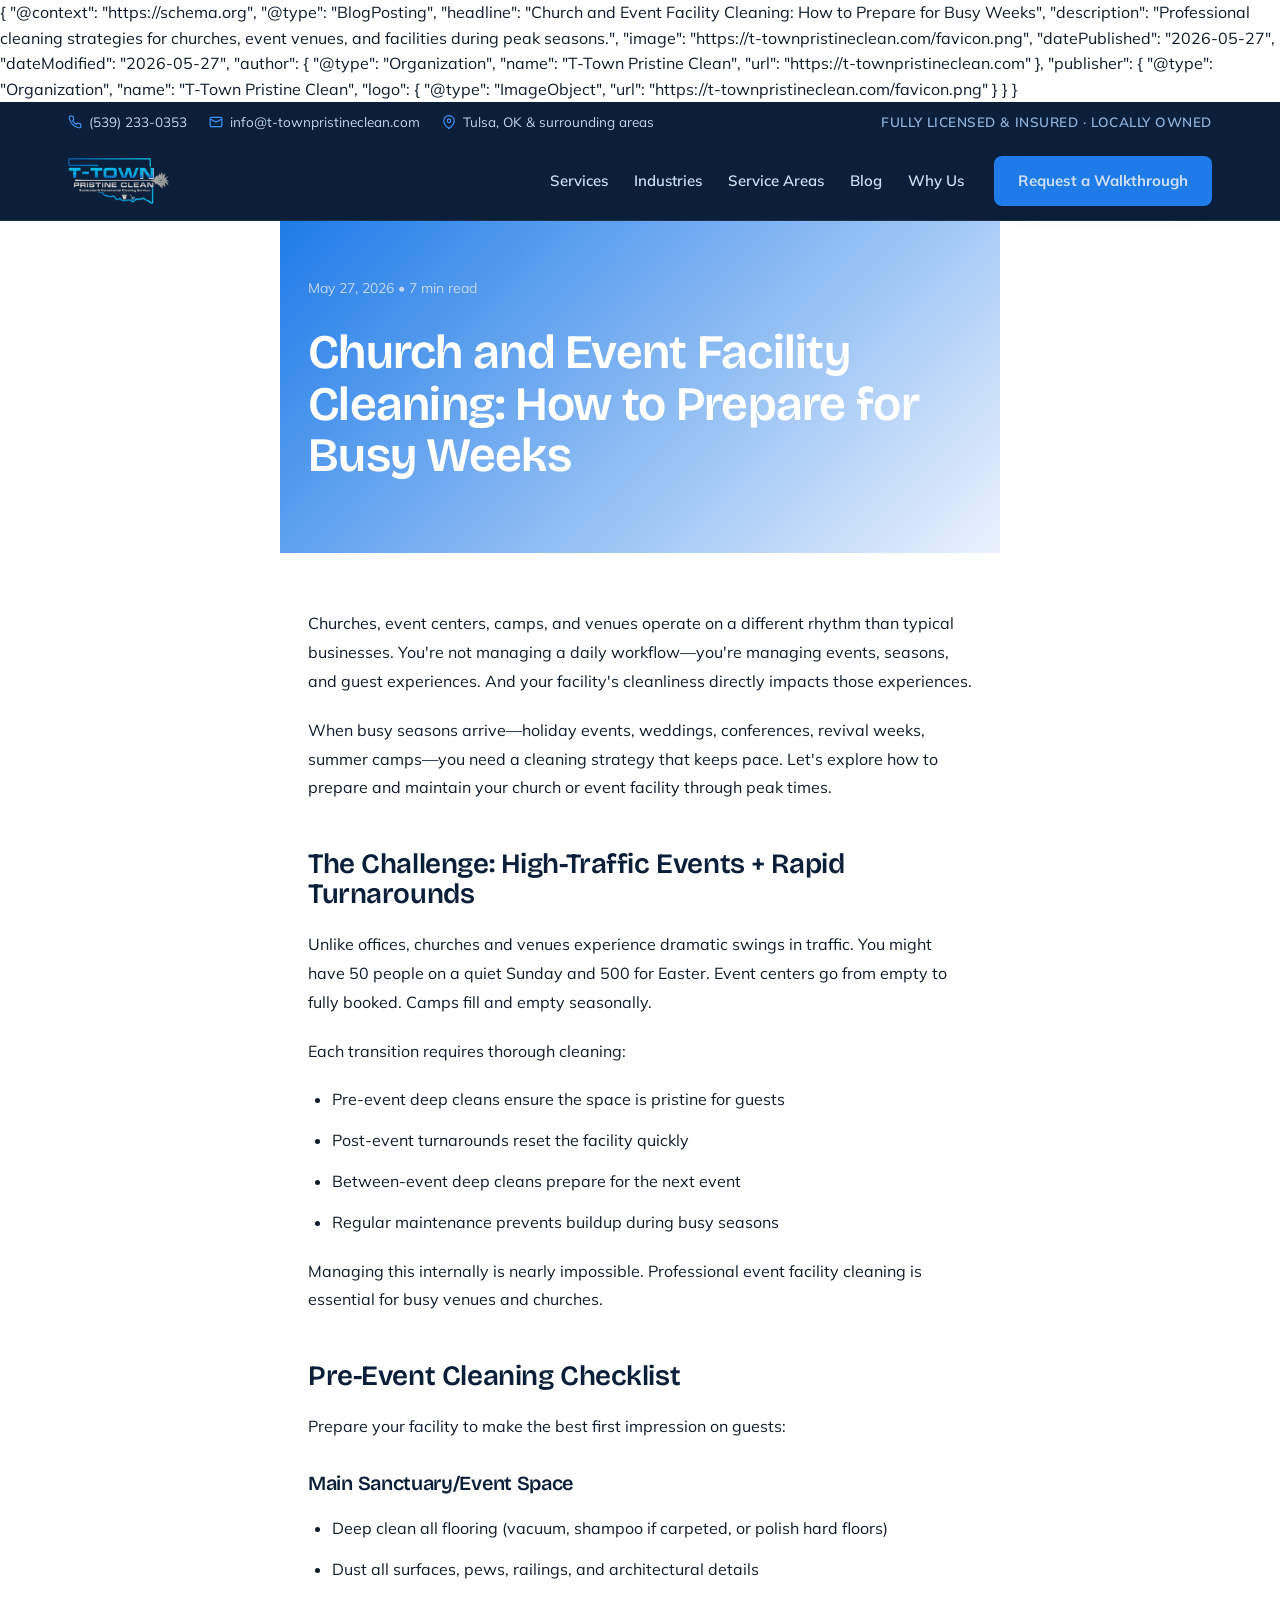
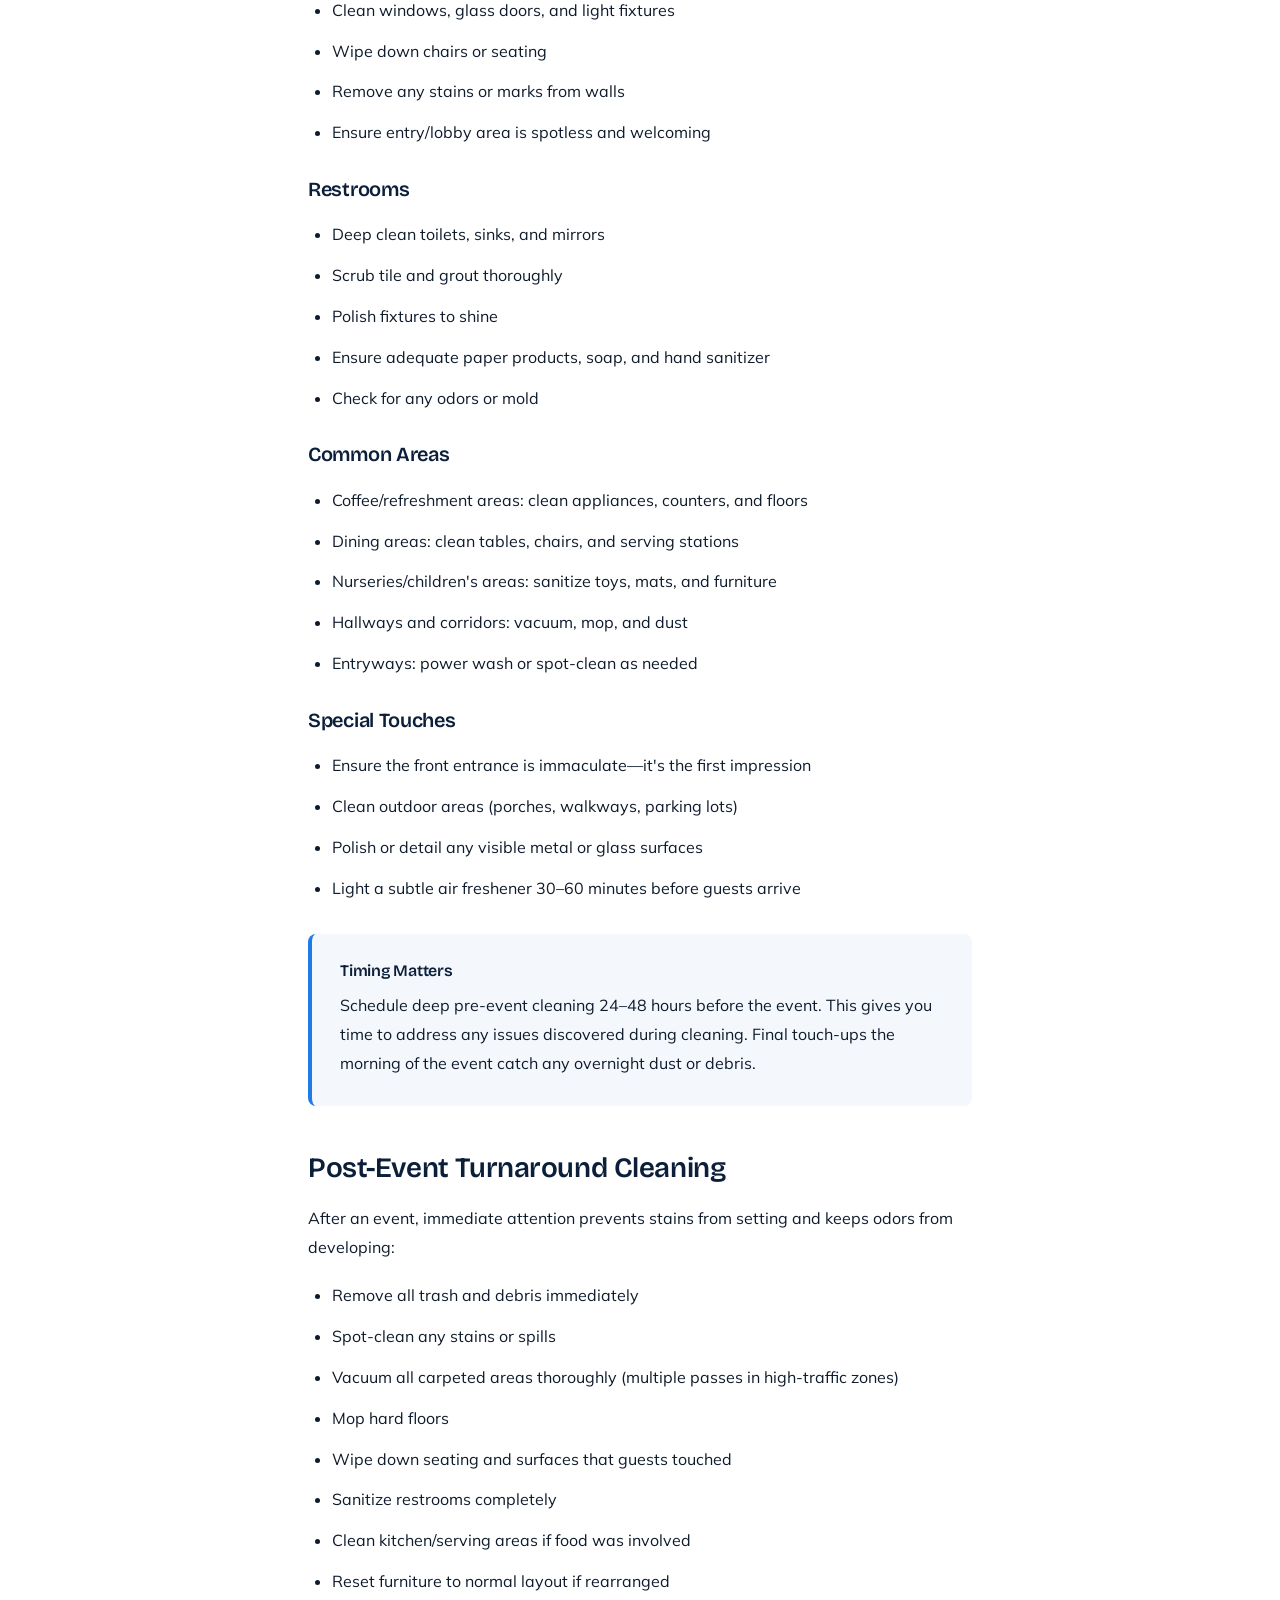
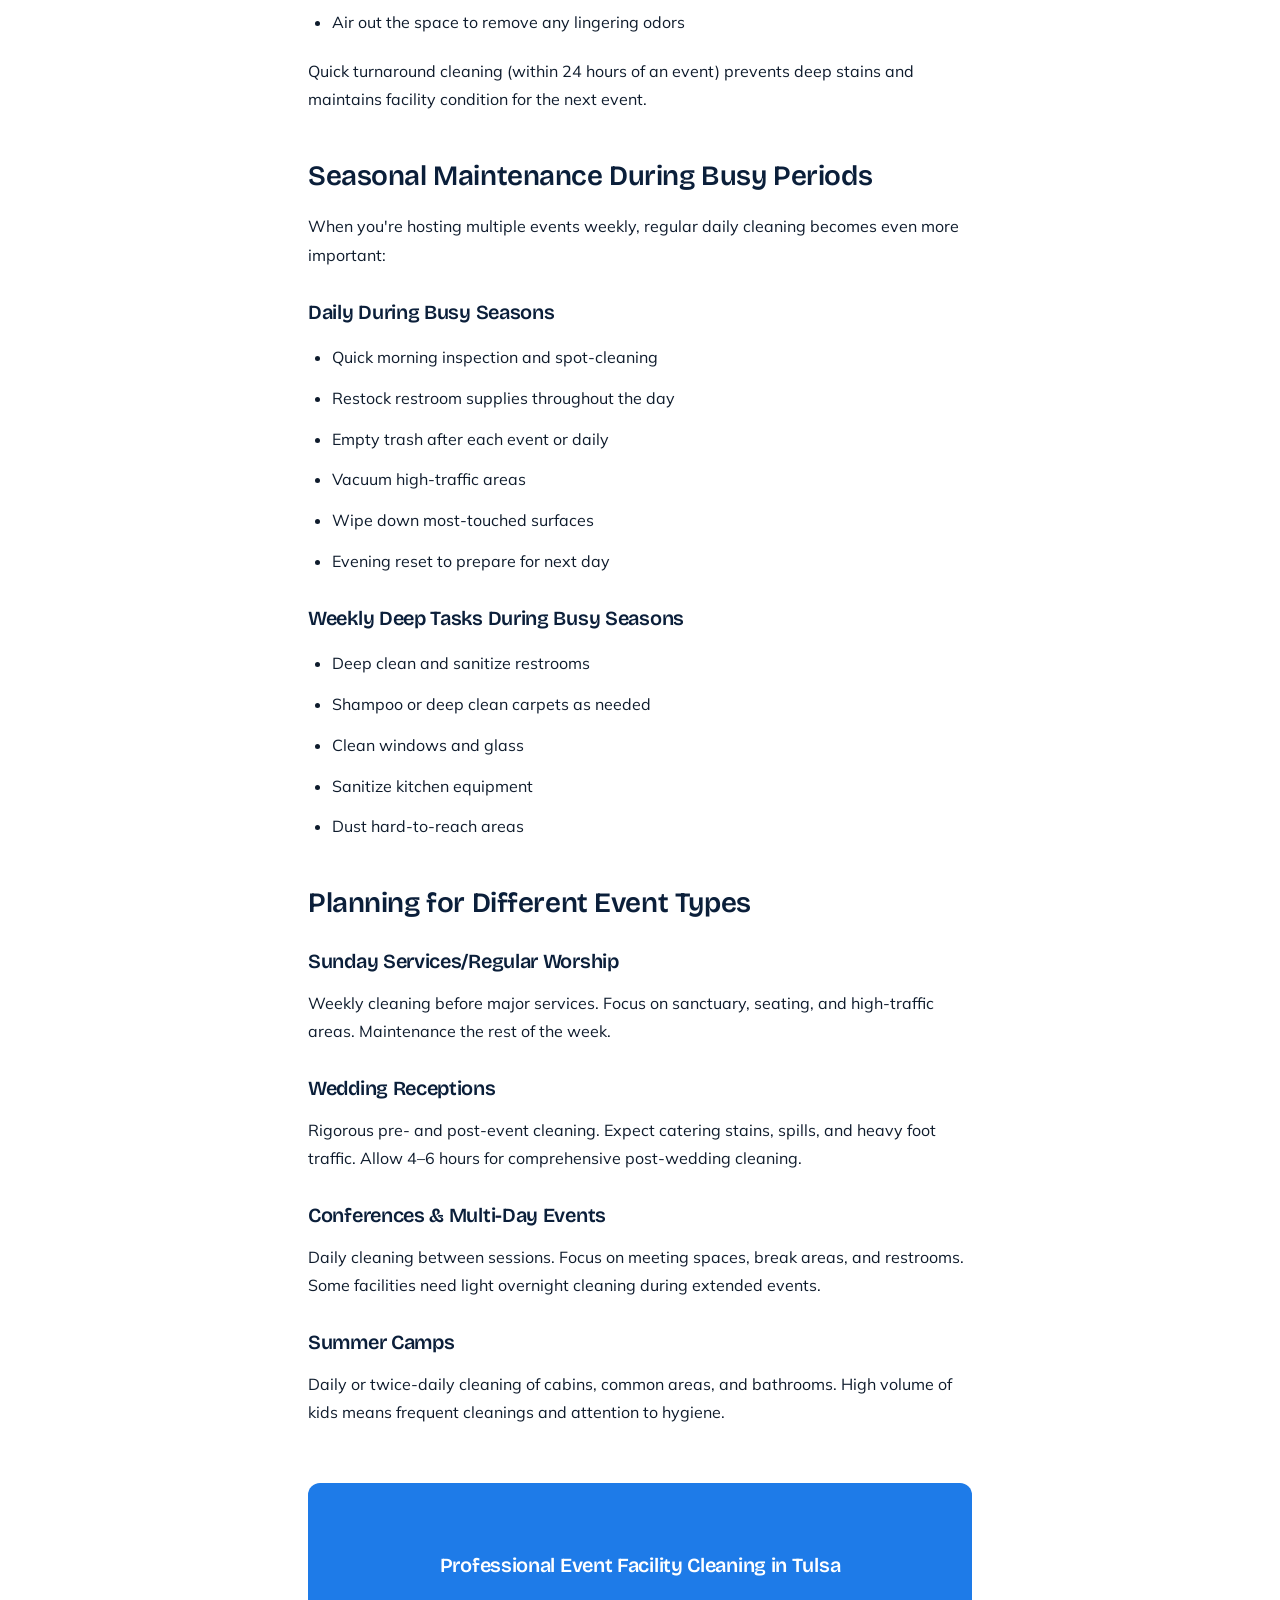
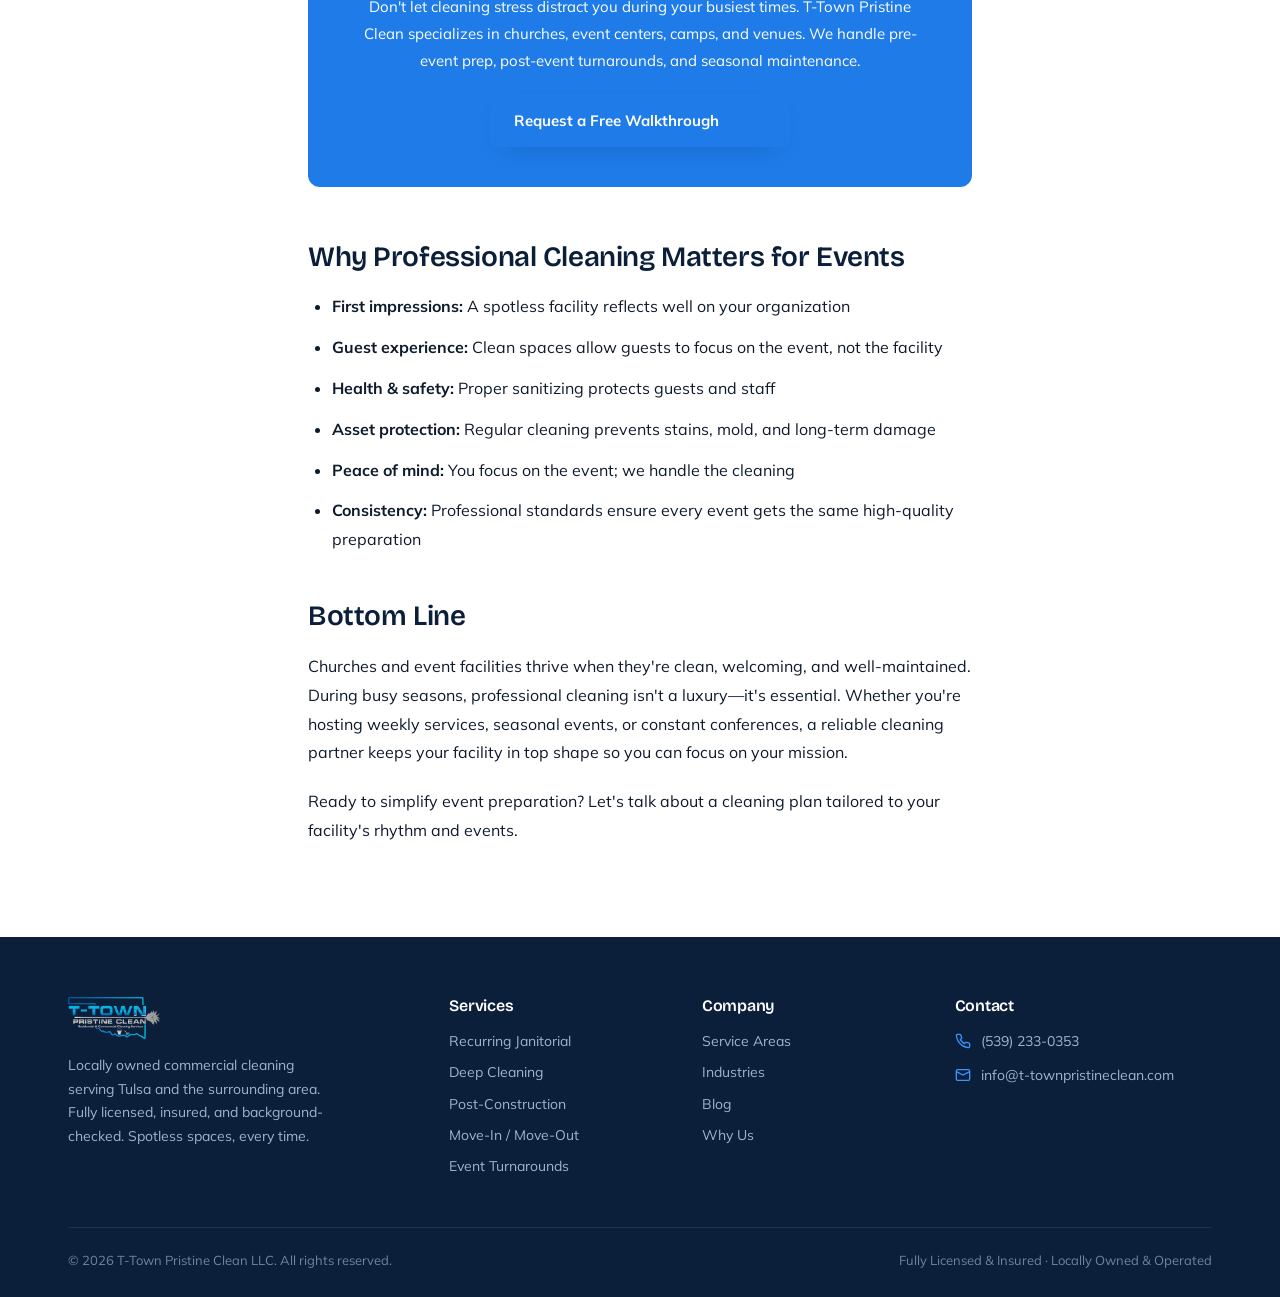
<file: blog/church-event-facility-cleaning.html>
<!DOCTYPE html>
<html lang="en">
<head>
<meta charset="UTF-8">
<meta name="viewport" content="width=device-width, initial-scale=1.0">
<title>Church and Event Facility Cleaning: How to Prepare for Busy Weeks | T-Town Pristine Clean</title>
<meta name="description" content="Guide to preparing church and event facilities for busy seasons. Professional cleaning strategies for venues, churches, camps, and event centers.">
<meta property="og:title" content="Church and Event Facility Cleaning: How to Prepare for Busy Weeks">
<meta property="og:description" content="Professional cleaning for churches, event centers, camps, and venues during busy seasons.">
<meta property="og:type" content="article">
<meta property="og:url" content="https://t-townpristineclean.com/blog/church-event-facility-cleaning.html">
<link rel="icon" type="image/png" href="../favicon.png">
<link rel="preconnect" href="https://fonts.googleapis.com">
<link rel="preconnect" href="https://fonts.gstatic.com" crossorigin>
<link href="https://fonts.googleapis.com/css2?family=Bricolage+Grotesque:opsz,wght@12..96,500;12..96,600;12..96,700&family=Mulish:wght@400;500;600;700;800&display=swap" rel="stylesheet">
<link rel="stylesheet" href="../styles.css">
<style>
.article-wrap { max-width: 720px; margin: 0 auto; padding: 72px 28px; }
.article-hero { background: linear-gradient(135deg, var(--blue) 0%, var(--blue-soft) 100%); color: #fff; padding: 56px 28px; margin: -72px -28px 56px; }
.article-hero h1 { font-size: clamp(32px, 4vw, 48px); margin-bottom: 16px; }
.article-meta { font-size: 14px; color: #C5D6EC; margin-bottom: 28px; }
.article-body { font-size: 16px; line-height: 1.8; color: var(--ink); }
.article-body h2 { font-size: 28px; margin: 48px 0 20px; color: var(--navy); }
.article-body h3 { font-size: 20px; margin: 32px 0 16px; color: var(--navy); }
.article-body p { margin-bottom: 20px; }
.article-body ul, .article-body ol { margin: 20px 0 20px 24px; }
.article-body li { margin-bottom: 12px; }
.section-box { background: var(--bg-2); padding: 28px; border-radius: 8px; border-left: 4px solid var(--blue); margin: 32px 0; }
.section-box h4 { margin-bottom: 12px; color: var(--navy); }
.section-box p { margin: 0; }
.cta-box { background: var(--blue); color: #fff; padding: 40px; border-radius: 12px; text-align: center; margin: 56px 0; }
.cta-box h3 { color: #fff; margin-bottom: 16px; }
.cta-box p { margin-bottom: 20px; font-size: 15px; }
.cta-box .btn { width: 100%; max-width: 300px; }
</style>
<script async src="https://www.googletagmanager.com/gtag/js?id=G-VPC9NRM5FG"></script>
<script>
  window.dataLayer = window.dataLayer || [];
  function gtag(){dataLayer.push(arguments);}
  gtag('js', new Date());
  gtag('config', 'G-VPC9NRM5FG');
</script>
<script type="application/ld+json">
<!-- Google tag (gtag.js) - Google Ads -->
<script async src="https://www.googletagmanager.com/gtag/js?id=AW-16498902872"></script>
<script>
  window.dataLayer = window.dataLayer || [];
  function gtag(){dataLayer.push(arguments);}
  gtag("config", "AW-16498902872");
</script>
{
  "@context": "https://schema.org",
  "@type": "BlogPosting",
  "headline": "Church and Event Facility Cleaning: How to Prepare for Busy Weeks",
  "description": "Professional cleaning strategies for churches, event venues, and facilities during peak seasons.",
  "image": "https://t-townpristineclean.com/favicon.png",
  "datePublished": "2026-05-27",
  "dateModified": "2026-05-27",
  "author": {
    "@type": "Organization",
    "name": "T-Town Pristine Clean",
    "url": "https://t-townpristineclean.com"
  },
  "publisher": {
    "@type": "Organization",
    "name": "T-Town Pristine Clean",
    "logo": {
      "@type": "ImageObject",
      "url": "https://t-townpristineclean.com/favicon.png"
    }
  }
}
</script>
</head>
<body>

<div class="utility">
  <div class="wrap">
    <div class="u-left">
      <a href="tel:5392330353"><svg viewBox="0 0 24 24" fill="none" stroke="currentColor" stroke-width="2"><path d="M22 16.92v3a2 2 0 0 1-2.18 2 19.79 19.79 0 0 1-8.63-3.07 19.5 19.5 0 0 1-6-6 19.79 19.79 0 0 1-3.07-8.67A2 2 0 0 1 4.11 2h3a2 2 0 0 1 2 1.72c.13.96.36 1.9.7 2.81a2 2 0 0 1-.45 2.11L8.09 9.91a16 16 0 0 0 6 6l1.27-1.27a2 2 0 0 1 2.11-.45c.91.34 1.85.57 2.81.7A2 2 0 0 1 22 16.92z"/></svg>(539) 233-0353</a>
      <a href="mailto:info@t-townpristineclean.com"><svg viewBox="0 0 24 24" fill="none" stroke="currentColor" stroke-width="2"><rect x="2" y="4" width="20" height="16" rx="2"/><path d="m22 7-10 5L2 7"/></svg>info@t-townpristineclean.com</a>
      <span class="u-addr"><svg viewBox="0 0 24 24" fill="none" stroke="currentColor" stroke-width="2"><path d="M21 10c0 7-9 13-9 13s-9-6-9-13a9 9 0 0 1 18 0z"/><circle cx="12" cy="10" r="3"/></svg>Tulsa, OK &amp; surrounding areas</span>
    </div>
    <span class="u-tag">FULLY LICENSED &amp; INSURED · LOCALLY OWNED</span>
  </div>
</div>

<header>
  <div class="wrap">
    <a href="../index.html" class="logo"><img src="../images/logo.png" alt="T-Town Pristine Clean"></a>
    <nav class="main">
      <ul>
        <li><a href="../index.html#services">Services</a></li>
        <li><a href="../index.html#industries">Industries</a></li>
        <li><a href="../service-areas.html">Service Areas</a></li>
        <li><a href="index.html">Blog</a></li>
        <li><a href="../index.html#why">Why Us</a></li>
      </ul>
      <a href="../index.html#contact" class="btn btn-primary">Request a Walkthrough</a>
    </nav>
  </div>
</header>

<article class="article-wrap">
  <div class="article-hero">
    <div class="article-meta">May 27, 2026 • 7 min read</div>
    <h1>Church and Event Facility Cleaning: How to Prepare for Busy Weeks</h1>
  </div>

  <div class="article-body">
    <p>Churches, event centers, camps, and venues operate on a different rhythm than typical businesses. You're not managing a daily workflow—you're managing events, seasons, and guest experiences. And your facility's cleanliness directly impacts those experiences.</p>

    <p>When busy seasons arrive—holiday events, weddings, conferences, revival weeks, summer camps—you need a cleaning strategy that keeps pace. Let's explore how to prepare and maintain your church or event facility through peak times.</p>

    <h2>The Challenge: High-Traffic Events + Rapid Turnarounds</h2>

    <p>Unlike offices, churches and venues experience dramatic swings in traffic. You might have 50 people on a quiet Sunday and 500 for Easter. Event centers go from empty to fully booked. Camps fill and empty seasonally.</p>

    <p>Each transition requires thorough cleaning:</p>

    <ul>
      <li>Pre-event deep cleans ensure the space is pristine for guests</li>
      <li>Post-event turnarounds reset the facility quickly</li>
      <li>Between-event deep cleans prepare for the next event</li>
      <li>Regular maintenance prevents buildup during busy seasons</li>
    </ul>

    <p>Managing this internally is nearly impossible. Professional event facility cleaning is essential for busy venues and churches.</p>

    <h2>Pre-Event Cleaning Checklist</h2>

    <p>Prepare your facility to make the best first impression on guests:</p>

    <h3>Main Sanctuary/Event Space</h3>

    <ul>
      <li>Deep clean all flooring (vacuum, shampoo if carpeted, or polish hard floors)</li>
      <li>Dust all surfaces, pews, railings, and architectural details</li>
      <li>Clean windows, glass doors, and light fixtures</li>
      <li>Wipe down chairs or seating</li>
      <li>Remove any stains or marks from walls</li>
      <li>Ensure entry/lobby area is spotless and welcoming</li>
    </ul>

    <h3>Restrooms</h3>

    <ul>
      <li>Deep clean toilets, sinks, and mirrors</li>
      <li>Scrub tile and grout thoroughly</li>
      <li>Polish fixtures to shine</li>
      <li>Ensure adequate paper products, soap, and hand sanitizer</li>
      <li>Check for any odors or mold</li>
    </ul>

    <h3>Common Areas</h3>

    <ul>
      <li>Coffee/refreshment areas: clean appliances, counters, and floors</li>
      <li>Dining areas: clean tables, chairs, and serving stations</li>
      <li>Nurseries/children's areas: sanitize toys, mats, and furniture</li>
      <li>Hallways and corridors: vacuum, mop, and dust</li>
      <li>Entryways: power wash or spot-clean as needed</li>
    </ul>

    <h3>Special Touches</h3>

    <ul>
      <li>Ensure the front entrance is immaculate—it's the first impression</li>
      <li>Clean outdoor areas (porches, walkways, parking lots)</li>
      <li>Polish or detail any visible metal or glass surfaces</li>
      <li>Light a subtle air freshener 30–60 minutes before guests arrive</li>
    </ul>

    <div class="section-box">
      <h4>Timing Matters</h4>
      <p>Schedule deep pre-event cleaning 24–48 hours before the event. This gives you time to address any issues discovered during cleaning. Final touch-ups the morning of the event catch any overnight dust or debris.</p>
    </div>

    <h2>Post-Event Turnaround Cleaning</h2>

    <p>After an event, immediate attention prevents stains from setting and keeps odors from developing:</p>

    <ul>
      <li>Remove all trash and debris immediately</li>
      <li>Spot-clean any stains or spills</li>
      <li>Vacuum all carpeted areas thoroughly (multiple passes in high-traffic zones)</li>
      <li>Mop hard floors</li>
      <li>Wipe down seating and surfaces that guests touched</li>
      <li>Sanitize restrooms completely</li>
      <li>Clean kitchen/serving areas if food was involved</li>
      <li>Reset furniture to normal layout if rearranged</li>
      <li>Air out the space to remove any lingering odors</li>
    </ul>

    <p>Quick turnaround cleaning (within 24 hours of an event) prevents deep stains and maintains facility condition for the next event.</p>

    <h2>Seasonal Maintenance During Busy Periods</h2>

    <p>When you're hosting multiple events weekly, regular daily cleaning becomes even more important:</p>

    <h3>Daily During Busy Seasons</h3>

    <ul>
      <li>Quick morning inspection and spot-cleaning</li>
      <li>Restock restroom supplies throughout the day</li>
      <li>Empty trash after each event or daily</li>
      <li>Vacuum high-traffic areas</li>
      <li>Wipe down most-touched surfaces</li>
      <li>Evening reset to prepare for next day</li>
    </ul>

    <h3>Weekly Deep Tasks During Busy Seasons</h3>

    <ul>
      <li>Deep clean and sanitize restrooms</li>
      <li>Shampoo or deep clean carpets as needed</li>
      <li>Clean windows and glass</li>
      <li>Sanitize kitchen equipment</li>
      <li>Dust hard-to-reach areas</li>
    </ul>

    <h2>Planning for Different Event Types</h2>

    <h3>Sunday Services/Regular Worship</h3>
    <p>Weekly cleaning before major services. Focus on sanctuary, seating, and high-traffic areas. Maintenance the rest of the week.</p>

    <h3>Wedding Receptions</h3>
    <p>Rigorous pre- and post-event cleaning. Expect catering stains, spills, and heavy foot traffic. Allow 4–6 hours for comprehensive post-wedding cleaning.</p>

    <h3>Conferences & Multi-Day Events</h3>
    <p>Daily cleaning between sessions. Focus on meeting spaces, break areas, and restrooms. Some facilities need light overnight cleaning during extended events.</p>

    <h3>Summer Camps</h3>
    <p>Daily or twice-daily cleaning of cabins, common areas, and bathrooms. High volume of kids means frequent cleanings and attention to hygiene.</p>

    <div class="cta-box">
      <h3>Professional Event Facility Cleaning in Tulsa</h3>
      <p>Don't let cleaning stress distract you during your busiest times. T-Town Pristine Clean specializes in churches, event centers, camps, and venues. We handle pre-event prep, post-event turnarounds, and seasonal maintenance.</p>
      <a href="../index.html#contact" class="btn btn-primary">Request a Free Walkthrough</a>
    </div>

    <h2>Why Professional Cleaning Matters for Events</h2>

    <ul>
      <li><strong>First impressions:</strong> A spotless facility reflects well on your organization</li>
      <li><strong>Guest experience:</strong> Clean spaces allow guests to focus on the event, not the facility</li>
      <li><strong>Health & safety:</strong> Proper sanitizing protects guests and staff</li>
      <li><strong>Asset protection:</strong> Regular cleaning prevents stains, mold, and long-term damage</li>
      <li><strong>Peace of mind:</strong> You focus on the event; we handle the cleaning</li>
      <li><strong>Consistency:</strong> Professional standards ensure every event gets the same high-quality preparation</li>
    </ul>

    <h2>Bottom Line</h2>

    <p>Churches and event facilities thrive when they're clean, welcoming, and well-maintained. During busy seasons, professional cleaning isn't a luxury—it's essential. Whether you're hosting weekly services, seasonal events, or constant conferences, a reliable cleaning partner keeps your facility in top shape so you can focus on your mission.</p>

    <p>Ready to simplify event preparation? Let's talk about a cleaning plan tailored to your facility's rhythm and events.</p>
  </div>
</article>

<footer>
  <div class="wrap">
    <div class="foot-grid">
      <div>
        <img src="../images/logo.png" alt="T-Town Pristine Clean">
        <p>Locally owned commercial cleaning serving Tulsa and the surrounding area. Fully licensed, insured, and background-checked. Spotless spaces, every time.</p>
      </div>
      <div><h4>Services</h4><ul><li><a href="../index.html#services">Recurring Janitorial</a></li><li><a href="../index.html#services">Deep Cleaning</a></li><li><a href="../index.html#services">Post-Construction</a></li><li><a href="../index.html#services">Move-In / Move-Out</a></li><li><a href="../index.html#services">Event Turnarounds</a></li></ul></div>
      <div><h4>Company</h4><ul><li><a href="../service-areas.html">Service Areas</a></li><li><a href="../index.html#industries">Industries</a></li><li><a href="index.html">Blog</a></li><li><a href="../index.html#why">Why Us</a></li></ul></div>
      <div class="foot-c"><h4>Contact</h4>
        <div><svg viewBox="0 0 24 24" fill="none" stroke="currentColor" stroke-width="2"><path d="M22 16.92v3a2 2 0 0 1-2.18 2 19.79 19.79 0 0 1-8.63-3.07 19.5 19.5 0 0 1-6-6 19.79 19.79 0 0 1-3.07-8.67A2 2 0 0 1 4.11 2h3a2 2 0 0 1 2 1.72c.13.96.36 1.9.7 2.81a2 2 0 0 1-.45 2.11L8.09 9.91a16 16 0 0 0 6 6l1.27-1.27a2 2 0 0 1 2.11-.45c.91.34 1.85.57 2.81.7A2 2 0 0 1 22 16.92z"/></svg>(539) 233-0353</div>
        <div><svg viewBox="0 0 24 24" fill="none" stroke="currentColor" stroke-width="2"><rect x="2" y="4" width="20" height="16" rx="2"/><path d="m22 7-10 5L2 7"/></svg>info@t-townpristineclean.com</div>

      </div>
    </div>
    <div class="foot-bottom">
      <span>© 2026 T-Town Pristine Clean LLC. All rights reserved.</span>
      <span>Fully Licensed &amp; Insured · Locally Owned &amp; Operated</span>
    </div>
  </div>
</footer>

</body>
</html>
</file>
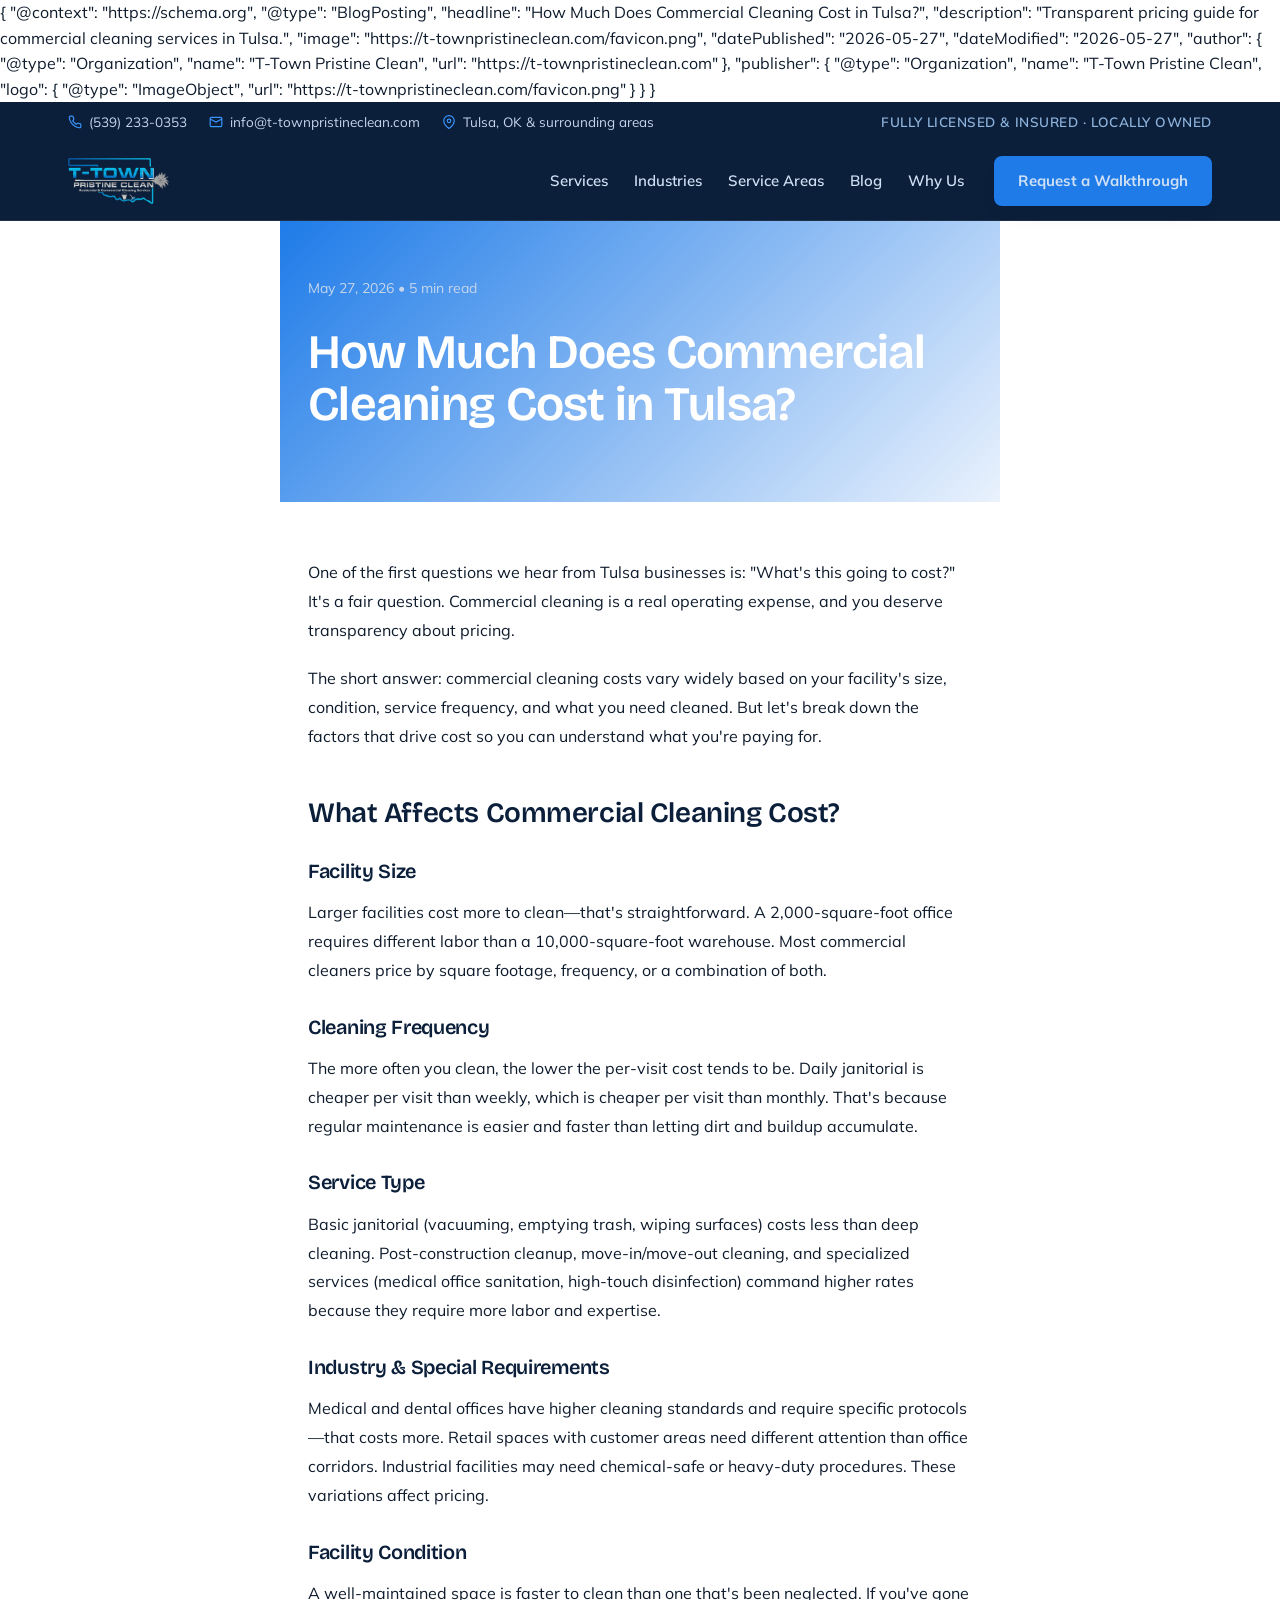
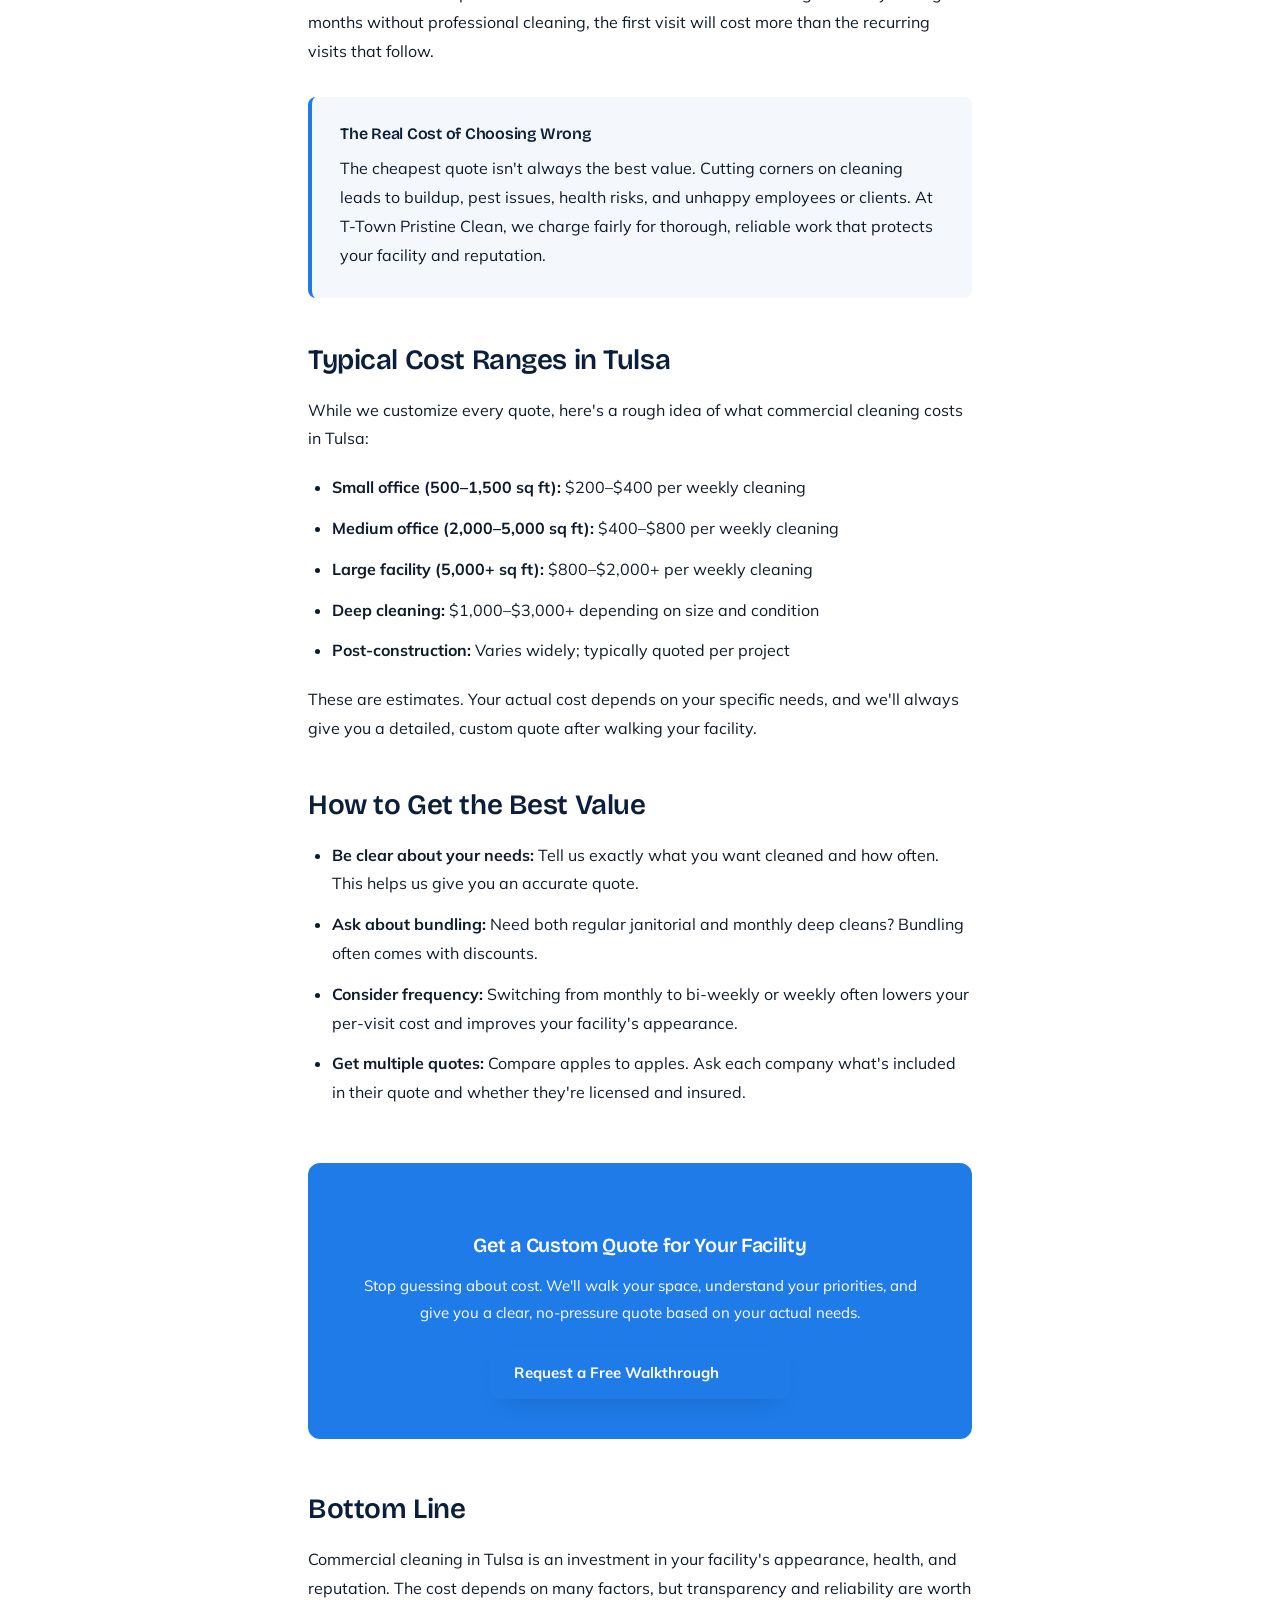
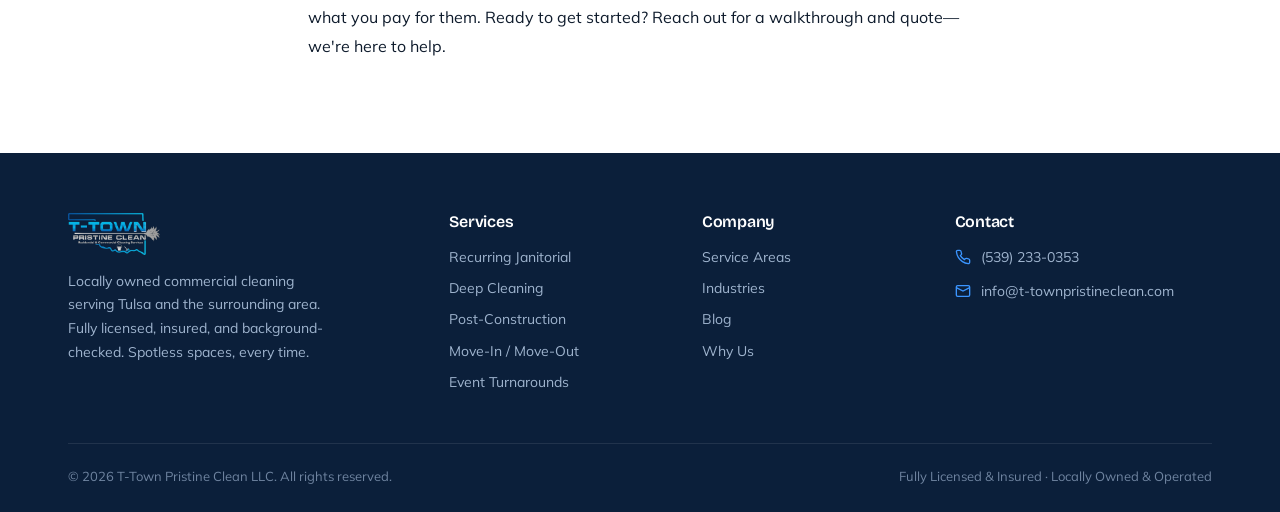
<file: blog/commercial-cleaning-cost-tulsa.html>
<!DOCTYPE html>
<html lang="en">
<head>
<meta charset="UTF-8">
<meta name="viewport" content="width=device-width, initial-scale=1.0">
<title>How Much Does Commercial Cleaning Cost in Tulsa? | T-Town Pristine Clean</title>
<meta name="description" content="Transparent pricing guide for commercial cleaning in Tulsa. Understand what factors affect cost and get a free quote for your facility.">
<meta property="og:title" content="How Much Does Commercial Cleaning Cost in Tulsa?">
<meta property="og:description" content="Learn what commercial cleaning costs in Tulsa based on facility size, frequency, and services. Get pricing transparency.">
<meta property="og:type" content="article">
<meta property="og:url" content="https://t-townpristineclean.com/blog/commercial-cleaning-cost-tulsa.html">
<link rel="icon" type="image/png" href="../favicon.png">
<link rel="preconnect" href="https://fonts.googleapis.com">
<link rel="preconnect" href="https://fonts.gstatic.com" crossorigin>
<link href="https://fonts.googleapis.com/css2?family=Bricolage+Grotesque:opsz,wght@12..96,500;12..96,600;12..96,700&family=Mulish:wght@400;500;600;700;800&display=swap" rel="stylesheet">
<link rel="stylesheet" href="../styles.css">
<style>
.article-wrap { max-width: 720px; margin: 0 auto; padding: 72px 28px; }
.article-hero { background: linear-gradient(135deg, var(--blue) 0%, var(--blue-soft) 100%); color: #fff; padding: 56px 28px; margin: -72px -28px 56px; }
.article-hero h1 { font-size: clamp(32px, 4vw, 48px); margin-bottom: 16px; }
.article-meta { font-size: 14px; color: #C5D6EC; margin-bottom: 28px; }
.article-body { font-size: 16px; line-height: 1.8; color: var(--ink); }
.article-body h2 { font-size: 28px; margin: 48px 0 20px; color: var(--navy); }
.article-body h3 { font-size: 20px; margin: 32px 0 16px; color: var(--navy); }
.article-body p { margin-bottom: 20px; }
.article-body ul, .article-body ol { margin: 20px 0 20px 24px; }
.article-body li { margin-bottom: 12px; }
.section-box { background: var(--bg-2); padding: 28px; border-radius: 8px; border-left: 4px solid var(--blue); margin: 32px 0; }
.section-box h4 { margin-bottom: 12px; color: var(--navy); }
.section-box p { margin: 0; }
.cta-box { background: var(--blue); color: #fff; padding: 40px; border-radius: 12px; text-align: center; margin: 56px 0; }
.cta-box h3 { color: #fff; margin-bottom: 16px; }
.cta-box p { margin-bottom: 20px; font-size: 15px; }
.cta-box .btn { width: 100%; max-width: 300px; }
</style>
<script async src="https://www.googletagmanager.com/gtag/js?id=G-VPC9NRM5FG"></script>
<script>
  window.dataLayer = window.dataLayer || [];
  function gtag(){dataLayer.push(arguments);}
  gtag('js', new Date());
  gtag('config', 'G-VPC9NRM5FG');
</script>
<script type="application/ld+json">
<!-- Google tag (gtag.js) - Google Ads -->
<script async src="https://www.googletagmanager.com/gtag/js?id=AW-16498902872"></script>
<script>
  window.dataLayer = window.dataLayer || [];
  function gtag(){dataLayer.push(arguments);}
  gtag("config", "AW-16498902872");
</script>
{
  "@context": "https://schema.org",
  "@type": "BlogPosting",
  "headline": "How Much Does Commercial Cleaning Cost in Tulsa?",
  "description": "Transparent pricing guide for commercial cleaning services in Tulsa.",
  "image": "https://t-townpristineclean.com/favicon.png",
  "datePublished": "2026-05-27",
  "dateModified": "2026-05-27",
  "author": {
    "@type": "Organization",
    "name": "T-Town Pristine Clean",
    "url": "https://t-townpristineclean.com"
  },
  "publisher": {
    "@type": "Organization",
    "name": "T-Town Pristine Clean",
    "logo": {
      "@type": "ImageObject",
      "url": "https://t-townpristineclean.com/favicon.png"
    }
  }
}
</script>
</head>
<body>

<div class="utility">
  <div class="wrap">
    <div class="u-left">
      <a href="tel:5392330353"><svg viewBox="0 0 24 24" fill="none" stroke="currentColor" stroke-width="2"><path d="M22 16.92v3a2 2 0 0 1-2.18 2 19.79 19.79 0 0 1-8.63-3.07 19.5 19.5 0 0 1-6-6 19.79 19.79 0 0 1-3.07-8.67A2 2 0 0 1 4.11 2h3a2 2 0 0 1 2 1.72c.13.96.36 1.9.7 2.81a2 2 0 0 1-.45 2.11L8.09 9.91a16 16 0 0 0 6 6l1.27-1.27a2 2 0 0 1 2.11-.45c.91.34 1.85.57 2.81.7A2 2 0 0 1 22 16.92z"/></svg>(539) 233-0353</a>
      <a href="mailto:info@t-townpristineclean.com"><svg viewBox="0 0 24 24" fill="none" stroke="currentColor" stroke-width="2"><rect x="2" y="4" width="20" height="16" rx="2"/><path d="m22 7-10 5L2 7"/></svg>info@t-townpristineclean.com</a>
      <span class="u-addr"><svg viewBox="0 0 24 24" fill="none" stroke="currentColor" stroke-width="2"><path d="M21 10c0 7-9 13-9 13s-9-6-9-13a9 9 0 0 1 18 0z"/><circle cx="12" cy="10" r="3"/></svg>Tulsa, OK &amp; surrounding areas</span>
    </div>
    <span class="u-tag">FULLY LICENSED &amp; INSURED · LOCALLY OWNED</span>
  </div>
</div>

<header>
  <div class="wrap">
    <a href="../index.html" class="logo"><img src="../images/logo.png" alt="T-Town Pristine Clean"></a>
    <nav class="main">
      <ul>
        <li><a href="../index.html#services">Services</a></li>
        <li><a href="../index.html#industries">Industries</a></li>
        <li><a href="../service-areas.html">Service Areas</a></li>
        <li><a href="index.html">Blog</a></li>
        <li><a href="../index.html#why">Why Us</a></li>
      </ul>
      <a href="../index.html#contact" class="btn btn-primary">Request a Walkthrough</a>
    </nav>
  </div>
</header>

<article class="article-wrap">
  <div class="article-hero">
    <div class="article-meta">May 27, 2026 • 5 min read</div>
    <h1>How Much Does Commercial Cleaning Cost in Tulsa?</h1>
  </div>

  <div class="article-body">
    <p>One of the first questions we hear from Tulsa businesses is: "What's this going to cost?" It's a fair question. Commercial cleaning is a real operating expense, and you deserve transparency about pricing.</p>

    <p>The short answer: commercial cleaning costs vary widely based on your facility's size, condition, service frequency, and what you need cleaned. But let's break down the factors that drive cost so you can understand what you're paying for.</p>

    <h2>What Affects Commercial Cleaning Cost?</h2>

    <h3>Facility Size</h3>
    <p>Larger facilities cost more to clean—that's straightforward. A 2,000-square-foot office requires different labor than a 10,000-square-foot warehouse. Most commercial cleaners price by square footage, frequency, or a combination of both.</p>

    <h3>Cleaning Frequency</h3>
    <p>The more often you clean, the lower the per-visit cost tends to be. Daily janitorial is cheaper per visit than weekly, which is cheaper per visit than monthly. That's because regular maintenance is easier and faster than letting dirt and buildup accumulate.</p>

    <h3>Service Type</h3>
    <p>Basic janitorial (vacuuming, emptying trash, wiping surfaces) costs less than deep cleaning. Post-construction cleanup, move-in/move-out cleaning, and specialized services (medical office sanitation, high-touch disinfection) command higher rates because they require more labor and expertise.</p>

    <h3>Industry & Special Requirements</h3>
    <p>Medical and dental offices have higher cleaning standards and require specific protocols—that costs more. Retail spaces with customer areas need different attention than office corridors. Industrial facilities may need chemical-safe or heavy-duty procedures. These variations affect pricing.</p>

    <h3>Facility Condition</h3>
    <p>A well-maintained space is faster to clean than one that's been neglected. If you've gone months without professional cleaning, the first visit will cost more than the recurring visits that follow.</p>

    <div class="section-box">
      <h4>The Real Cost of Choosing Wrong</h4>
      <p>The cheapest quote isn't always the best value. Cutting corners on cleaning leads to buildup, pest issues, health risks, and unhappy employees or clients. At T-Town Pristine Clean, we charge fairly for thorough, reliable work that protects your facility and reputation.</p>
    </div>

    <h2>Typical Cost Ranges in Tulsa</h2>

    <p>While we customize every quote, here's a rough idea of what commercial cleaning costs in Tulsa:</p>

    <ul>
      <li><strong>Small office (500–1,500 sq ft):</strong> $200–$400 per weekly cleaning</li>
      <li><strong>Medium office (2,000–5,000 sq ft):</strong> $400–$800 per weekly cleaning</li>
      <li><strong>Large facility (5,000+ sq ft):</strong> $800–$2,000+ per weekly cleaning</li>
      <li><strong>Deep cleaning:</strong> $1,000–$3,000+ depending on size and condition</li>
      <li><strong>Post-construction:</strong> Varies widely; typically quoted per project</li>
    </ul>

    <p>These are estimates. Your actual cost depends on your specific needs, and we'll always give you a detailed, custom quote after walking your facility.</p>

    <h2>How to Get the Best Value</h2>

    <ul>
      <li><strong>Be clear about your needs:</strong> Tell us exactly what you want cleaned and how often. This helps us give you an accurate quote.</li>
      <li><strong>Ask about bundling:</strong> Need both regular janitorial and monthly deep cleans? Bundling often comes with discounts.</li>
      <li><strong>Consider frequency:</strong> Switching from monthly to bi-weekly or weekly often lowers your per-visit cost and improves your facility's appearance.</li>
      <li><strong>Get multiple quotes:</strong> Compare apples to apples. Ask each company what's included in their quote and whether they're licensed and insured.</li>
    </ul>

    <div class="cta-box">
      <h3>Get a Custom Quote for Your Facility</h3>
      <p>Stop guessing about cost. We'll walk your space, understand your priorities, and give you a clear, no-pressure quote based on your actual needs.</p>
      <a href="../index.html#contact" class="btn btn-primary">Request a Free Walkthrough</a>
    </div>

    <h2>Bottom Line</h2>

    <p>Commercial cleaning in Tulsa is an investment in your facility's appearance, health, and reputation. The cost depends on many factors, but transparency and reliability are worth what you pay for them. Ready to get started? Reach out for a walkthrough and quote—we're here to help.</p>
  </div>
</article>

<footer>
  <div class="wrap">
    <div class="foot-grid">
      <div>
        <img src="../images/logo.png" alt="T-Town Pristine Clean">
        <p>Locally owned commercial cleaning serving Tulsa and the surrounding area. Fully licensed, insured, and background-checked. Spotless spaces, every time.</p>
      </div>
      <div><h4>Services</h4><ul><li><a href="../index.html#services">Recurring Janitorial</a></li><li><a href="../index.html#services">Deep Cleaning</a></li><li><a href="../index.html#services">Post-Construction</a></li><li><a href="../index.html#services">Move-In / Move-Out</a></li><li><a href="../index.html#services">Event Turnarounds</a></li></ul></div>
      <div><h4>Company</h4><ul><li><a href="../service-areas.html">Service Areas</a></li><li><a href="../index.html#industries">Industries</a></li><li><a href="index.html">Blog</a></li><li><a href="../index.html#why">Why Us</a></li></ul></div>
      <div class="foot-c"><h4>Contact</h4>
        <div><svg viewBox="0 0 24 24" fill="none" stroke="currentColor" stroke-width="2"><path d="M22 16.92v3a2 2 0 0 1-2.18 2 19.79 19.79 0 0 1-8.63-3.07 19.5 19.5 0 0 1-6-6 19.79 19.79 0 0 1-3.07-8.67A2 2 0 0 1 4.11 2h3a2 2 0 0 1 2 1.72c.13.96.36 1.9.7 2.81a2 2 0 0 1-.45 2.11L8.09 9.91a16 16 0 0 0 6 6l1.27-1.27a2 2 0 0 1 2.11-.45c.91.34 1.85.57 2.81.7A2 2 0 0 1 22 16.92z"/></svg>(539) 233-0353</div>
        <div><svg viewBox="0 0 24 24" fill="none" stroke="currentColor" stroke-width="2"><rect x="2" y="4" width="20" height="16" rx="2"/><path d="m22 7-10 5L2 7"/></svg>info@t-townpristineclean.com</div>

      </div>
    </div>
    <div class="foot-bottom">
      <span>© 2026 T-Town Pristine Clean LLC. All rights reserved.</span>
      <span>Fully Licensed &amp; Insured · Locally Owned &amp; Operated</span>
    </div>
  </div>
</footer>

</body>
</html>
</file>
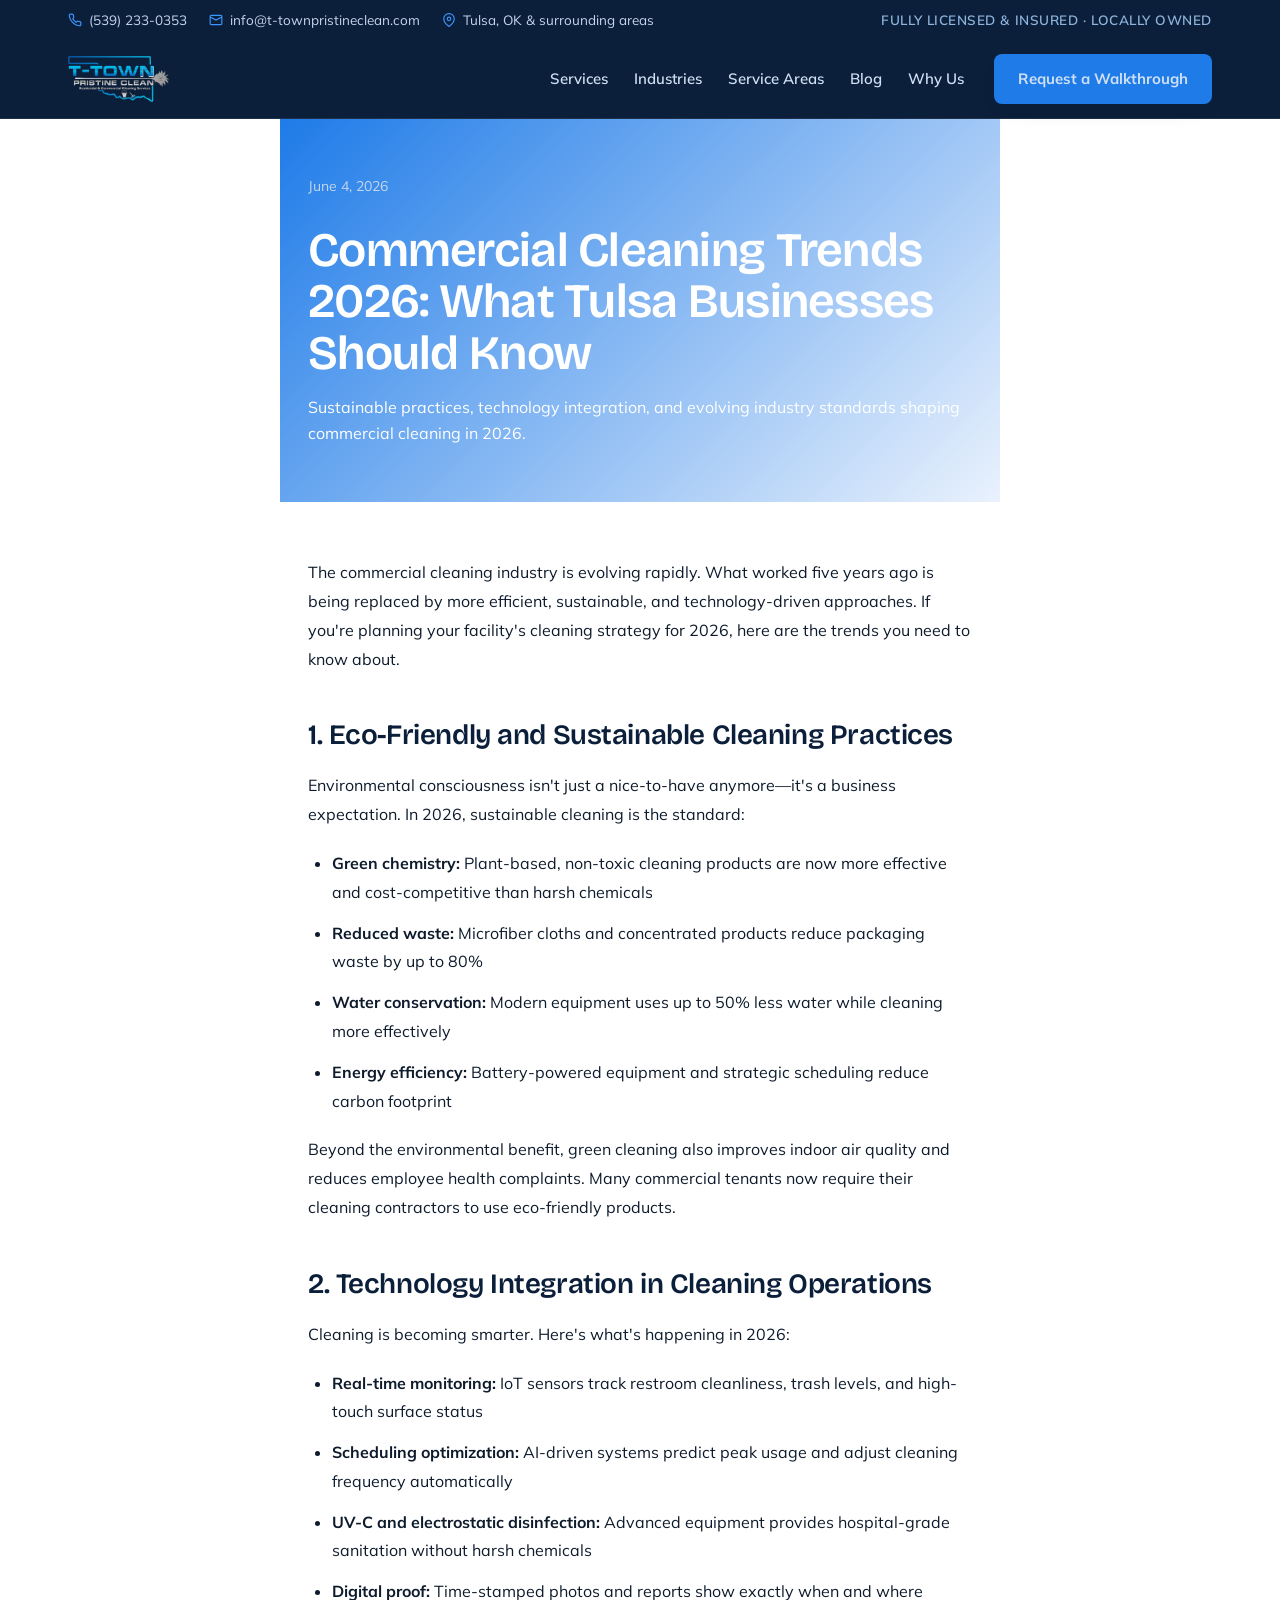
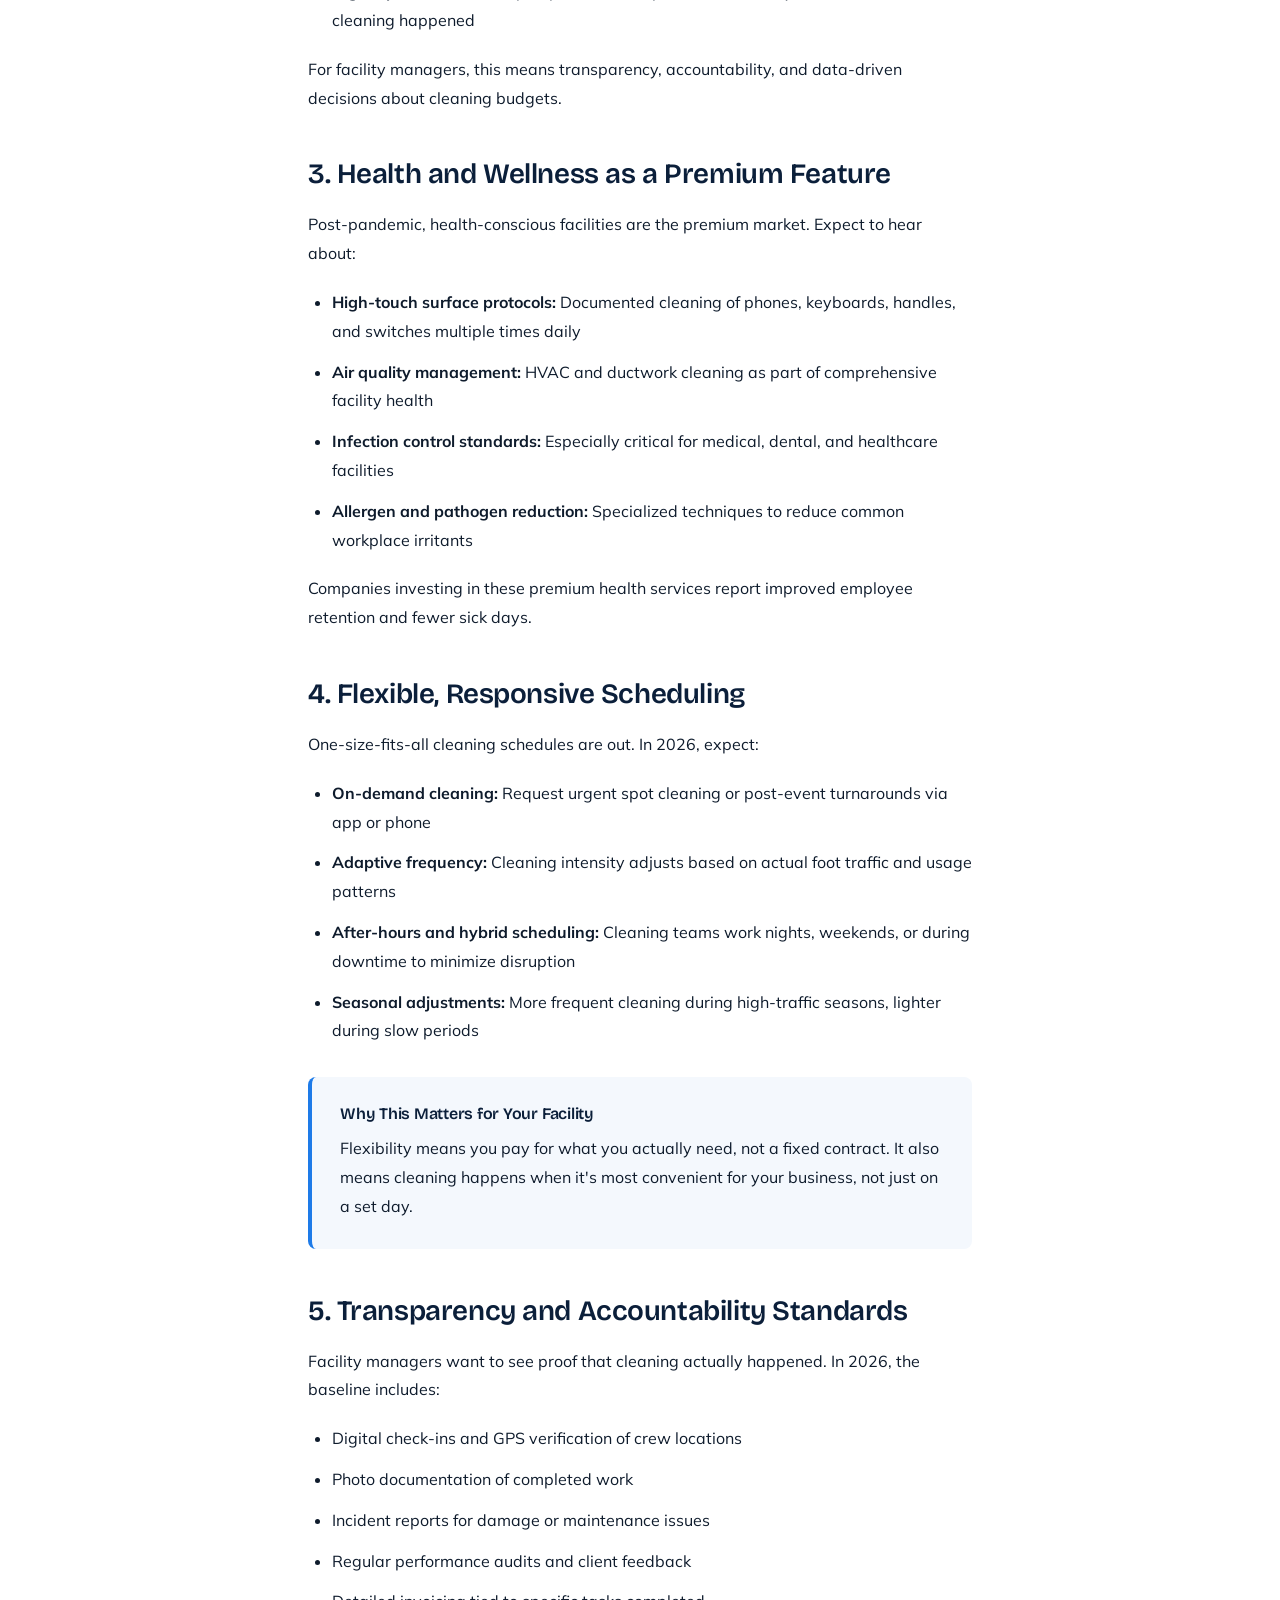
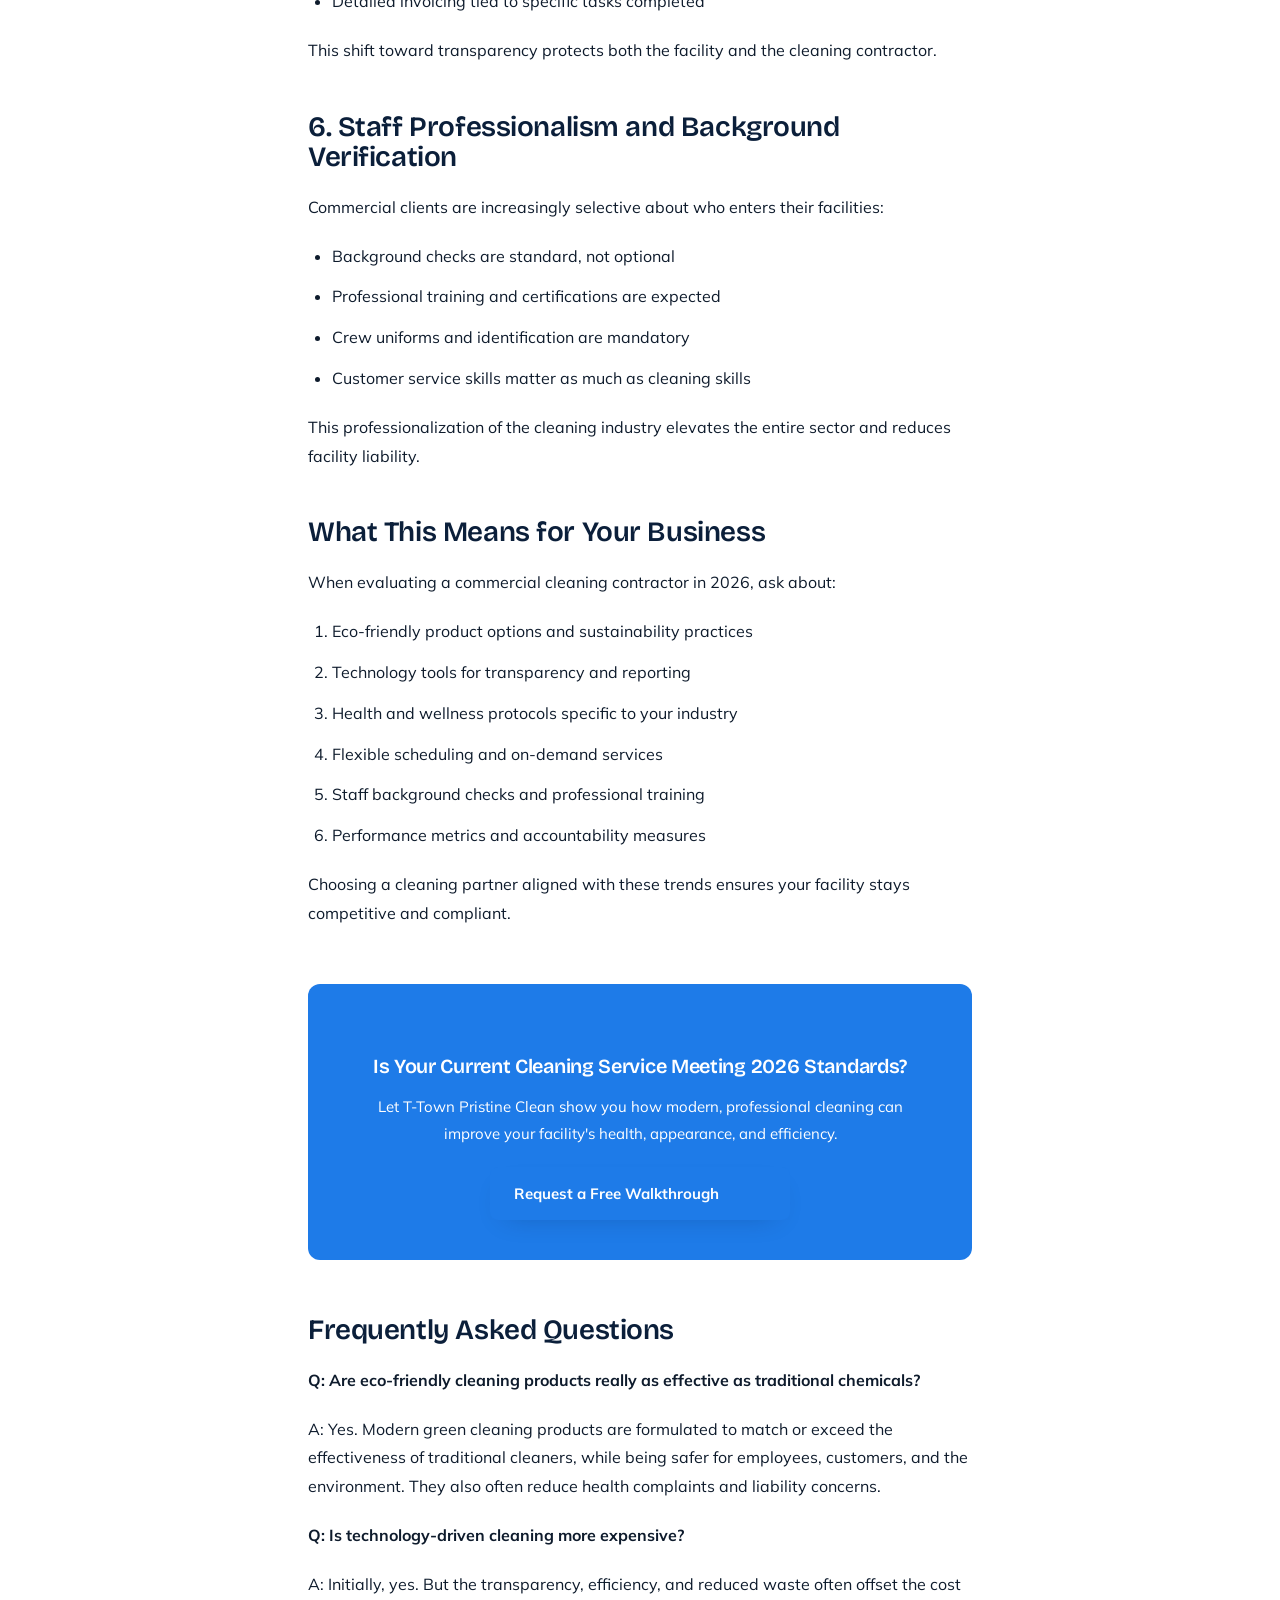
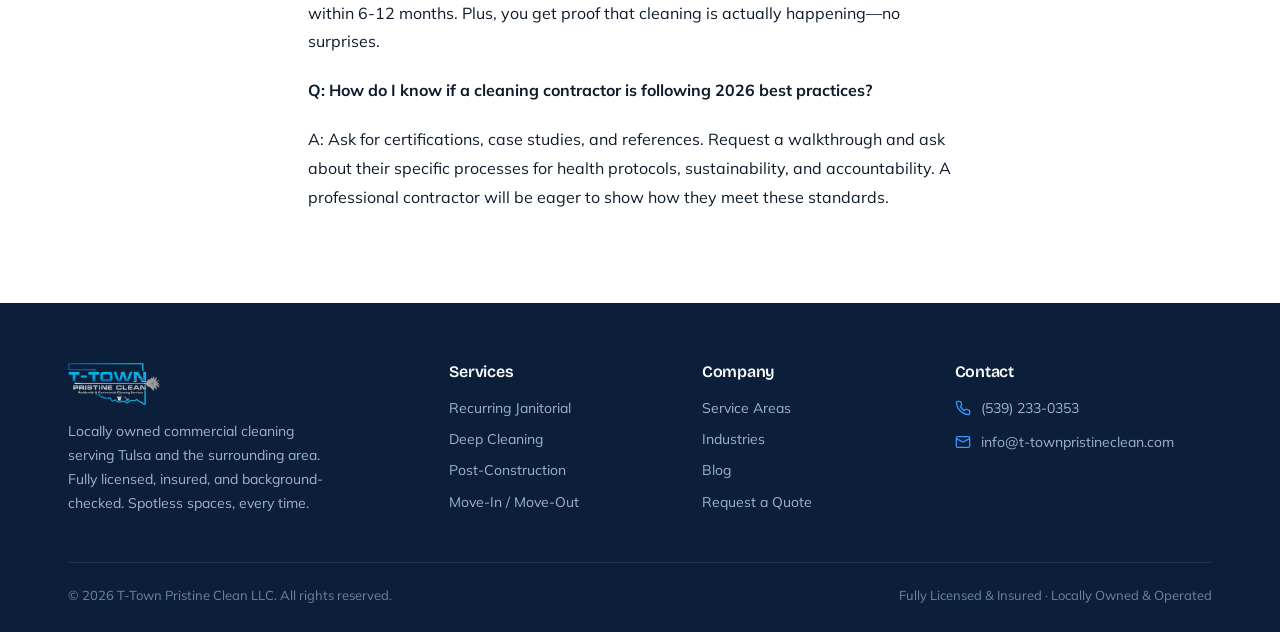
<file: blog/commercial-cleaning-trends-2026.html>
<!DOCTYPE html>
<html lang="en">
<head>
<meta charset="UTF-8">
<meta name="viewport" content="width=device-width, initial-scale=1.0">
<title>Commercial Cleaning Trends 2026: What Tulsa Businesses Should Know</title>
<meta name="description" content="What's trending in commercial cleaning for 2026. Learn about eco-friendly practices, technology advances, and industry standards your facility should know about.">
<meta property="og:title" content="Commercial Cleaning Trends 2026: What Tulsa Businesses Should Know">
<meta property="og:description" content="2026 cleaning trends: sustainability, technology, health-focused standards, and what your facility should expect.">
<meta property="og:type" content="article">
<meta property="og:url" content="https://t-townpristineclean.com/blog/commercial-cleaning-trends-2026.html">
<link rel="canonical" href="https://t-townpristineclean.com/blog/commercial-cleaning-trends-2026.html">
<meta name="robots" content="index, follow, max-snippet:-1, max-image-preview:large, max-video-preview:-1">
<link rel="icon" type="image/png" href="../favicon.png">
<link rel="preconnect" href="https://fonts.googleapis.com">
<link rel="preconnect" href="https://fonts.gstatic.com" crossorigin>
<link href="https://fonts.googleapis.com/css2?family=Bricolage+Grotesque:opsz,wght@12..96,500;12..96,600;12..96,700&family=Mulish:wght@400;500;600;700;800&display=swap" rel="stylesheet">
<link rel="stylesheet" href="../styles.css">
<style>
.article-wrap { max-width: 720px; margin: 0 auto; padding: 72px 28px; }
.article-hero { background: linear-gradient(135deg, var(--blue) 0%, var(--blue-soft) 100%); color: #fff; padding: 56px 28px; margin: -72px -28px 56px; }
.article-hero h1 { font-size: clamp(32px, 4vw, 48px); margin-bottom: 16px; }
.article-meta { font-size: 14px; color: #C5D6EC; margin-bottom: 28px; }
.article-body { font-size: 16px; line-height: 1.8; color: var(--ink); }
.article-body h2 { font-size: 28px; margin: 48px 0 20px; color: var(--navy); }
.article-body h3 { font-size: 20px; margin: 32px 0 16px; color: var(--navy); }
.article-body p { margin-bottom: 20px; }
.article-body ul, .article-body ol { margin: 20px 0 20px 24px; }
.article-body li { margin-bottom: 12px; }
.section-box { background: var(--bg-2); padding: 28px; border-radius: 8px; border-left: 4px solid var(--blue); margin: 32px 0; }
.section-box h4 { margin-bottom: 12px; color: var(--navy); }
.section-box p { margin: 0; }
.cta-box { background: var(--blue); color: #fff; padding: 40px; border-radius: 12px; text-align: center; margin: 56px 0; }
.cta-box h3 { color: #fff; margin-bottom: 16px; }
.cta-box p { margin-bottom: 20px; font-size: 15px; }
.cta-box .btn { width: 100%; max-width: 300px; }
</style>
<script async src="https://www.googletagmanager.com/gtag/js?id=G-VPC9NRM5FG"></script>
<script>
  window.dataLayer = window.dataLayer || [];
  function gtag(){dataLayer.push(arguments);}
  gtag('js', new Date());
  gtag('config', 'G-VPC9NRM5FG');
</script>
<!-- Google tag (gtag.js) - Google Ads -->
<script async src="https://www.googletagmanager.com/gtag/js?id=AW-16498902872"></script>
<script>
  window.dataLayer = window.dataLayer || [];
  function gtag(){dataLayer.push(arguments);}
  gtag("config", "AW-16498902872");
</script>
<script type="application/ld+json">
{
  "@context": "https://schema.org",
  "@type": "BlogPosting",
  "headline": "Commercial Cleaning Trends 2026: What Tulsa Businesses Should Know",
  "description": "2026 cleaning trends and industry standards for commercial facilities.",
  "image": "https://t-townpristineclean.com/favicon.png",
  "datePublished": "2026-06-04",
  "dateModified": "2026-06-04",
  "author": {
    "@type": "Organization",
    "name": "T-Town Pristine Clean",
    "url": "https://t-townpristineclean.com"
  },
  "publisher": {
    "@type": "Organization",
    "name": "T-Town Pristine Clean",
    "logo": {
      "@type": "ImageObject",
      "url": "https://t-townpristineclean.com/favicon.png"
    }
  }
}
</script>
<script type="application/ld+json">
{
  "@context": "https://schema.org",
  "@type": "BreadcrumbList",
  "itemListElement": [
    {
      "@type": "ListItem",
      "position": 1,
      "name": "Home",
      "item": "https://t-townpristineclean.com/"
    },
    {
      "@type": "ListItem",
      "position": 2,
      "name": "Blog",
      "item": "https://t-townpristineclean.com/blog/"
    },
    {
      "@type": "ListItem",
      "position": 3,
      "name": "Commercial Cleaning Trends 2026",
      "item": "https://t-townpristineclean.com/blog/commercial-cleaning-trends-2026.html"
    }
  ]
}
</script>
</head>
<body>

<div class="utility">
  <div class="wrap">
    <div class="u-left">
      <a href="tel:5392330353"><svg viewBox="0 0 24 24" fill="none" stroke="currentColor" stroke-width="2"><path d="M22 16.92v3a2 2 0 0 1-2.18 2 19.79 19.79 0 0 1-8.63-3.07 19.5 19.5 0 0 1-6-6 19.79 19.79 0 0 1-3.07-8.67A2 2 0 0 1 4.11 2h3a2 2 0 0 1 2 1.72c.13.96.36 1.9.7 2.81a2 2 0 0 1-.45 2.11L8.09 9.91a16 16 0 0 0 6 6l1.27-1.27a2 2 0 0 1 2.11-.45c.91.34 1.85.57 2.81.7A2 2 0 0 1 22 16.92z"/></svg>(539) 233-0353</a>
      <a href="mailto:info@t-townpristineclean.com"><svg viewBox="0 0 24 24" fill="none" stroke="currentColor" stroke-width="2"><rect x="2" y="4" width="20" height="16" rx="2"/><path d="m22 7-10 5L2 7"/></svg>info@t-townpristineclean.com</a>
      <span class="u-addr"><svg viewBox="0 0 24 24" fill="none" stroke="currentColor" stroke-width="2"><path d="M21 10c0 7-9 13-9 13s-9-6-9-13a9 9 0 0 1 18 0z"/><circle cx="12" cy="10" r="3"/></svg>Tulsa, OK &amp; surrounding areas</span>
    </div>
    <span class="u-tag">FULLY LICENSED &amp; INSURED · LOCALLY OWNED</span>
  </div>
</div>

<header>
  <div class="wrap">
    <a href="../index.html" class="logo"><img src="../images/logo.png" alt="T-Town Pristine Clean"></a>
    <nav class="main">
      <ul>
        <li><a href="../index.html#services">Services</a></li>
        <li><a href="../index.html#industries">Industries</a></li>
        <li><a href="../service-areas.html">Service Areas</a></li>
        <li><a href="index.html">Blog</a></li>
        <li><a href="../index.html#why">Why Us</a></li>
      </ul>
      <a href="../index.html#contact" class="btn btn-primary">Request a Walkthrough</a>
    </nav>
  </div>
</header>

<section class="article-wrap">
  <div class="article-hero">
    <div class="article-meta">June 4, 2026</div>
    <h1>Commercial Cleaning Trends 2026: What Tulsa Businesses Should Know</h1>
    <p>Sustainable practices, technology integration, and evolving industry standards shaping commercial cleaning in 2026.</p>
  </div>

  <div class="article-body">
    <p>The commercial cleaning industry is evolving rapidly. What worked five years ago is being replaced by more efficient, sustainable, and technology-driven approaches. If you're planning your facility's cleaning strategy for 2026, here are the trends you need to know about.</p>

    <h2>1. Eco-Friendly and Sustainable Cleaning Practices</h2>

    <p>Environmental consciousness isn't just a nice-to-have anymore—it's a business expectation. In 2026, sustainable cleaning is the standard:</p>

    <ul>
      <li><strong>Green chemistry:</strong> Plant-based, non-toxic cleaning products are now more effective and cost-competitive than harsh chemicals</li>
      <li><strong>Reduced waste:</strong> Microfiber cloths and concentrated products reduce packaging waste by up to 80%</li>
      <li><strong>Water conservation:</strong> Modern equipment uses up to 50% less water while cleaning more effectively</li>
      <li><strong>Energy efficiency:</strong> Battery-powered equipment and strategic scheduling reduce carbon footprint</li>
    </ul>

    <p>Beyond the environmental benefit, green cleaning also improves indoor air quality and reduces employee health complaints. Many commercial tenants now require their cleaning contractors to use eco-friendly products.</p>

    <h2>2. Technology Integration in Cleaning Operations</h2>

    <p>Cleaning is becoming smarter. Here's what's happening in 2026:</p>

    <ul>
      <li><strong>Real-time monitoring:</strong> IoT sensors track restroom cleanliness, trash levels, and high-touch surface status</li>
      <li><strong>Scheduling optimization:</strong> AI-driven systems predict peak usage and adjust cleaning frequency automatically</li>
      <li><strong>UV-C and electrostatic disinfection:</strong> Advanced equipment provides hospital-grade sanitation without harsh chemicals</li>
      <li><strong>Digital proof:</strong> Time-stamped photos and reports show exactly when and where cleaning happened</li>
    </ul>

    <p>For facility managers, this means transparency, accountability, and data-driven decisions about cleaning budgets.</p>

    <h2>3. Health and Wellness as a Premium Feature</h2>

    <p>Post-pandemic, health-conscious facilities are the premium market. Expect to hear about:</p>

    <ul>
      <li><strong>High-touch surface protocols:</strong> Documented cleaning of phones, keyboards, handles, and switches multiple times daily</li>
      <li><strong>Air quality management:</strong> HVAC and ductwork cleaning as part of comprehensive facility health</li>
      <li><strong>Infection control standards:</strong> Especially critical for medical, dental, and healthcare facilities</li>
      <li><strong>Allergen and pathogen reduction:</strong> Specialized techniques to reduce common workplace irritants</li>
    </ul>

    <p>Companies investing in these premium health services report improved employee retention and fewer sick days.</p>

    <h2>4. Flexible, Responsive Scheduling</h2>

    <p>One-size-fits-all cleaning schedules are out. In 2026, expect:</p>

    <ul>
      <li><strong>On-demand cleaning:</strong> Request urgent spot cleaning or post-event turnarounds via app or phone</li>
      <li><strong>Adaptive frequency:</strong> Cleaning intensity adjusts based on actual foot traffic and usage patterns</li>
      <li><strong>After-hours and hybrid scheduling:</strong> Cleaning teams work nights, weekends, or during downtime to minimize disruption</li>
      <li><strong>Seasonal adjustments:</strong> More frequent cleaning during high-traffic seasons, lighter during slow periods</li>
    </ul>

    <div class="section-box">
      <h4>Why This Matters for Your Facility</h4>
      <p>Flexibility means you pay for what you actually need, not a fixed contract. It also means cleaning happens when it's most convenient for your business, not just on a set day.</p>
    </div>

    <h2>5. Transparency and Accountability Standards</h2>

    <p>Facility managers want to see proof that cleaning actually happened. In 2026, the baseline includes:</p>

    <ul>
      <li>Digital check-ins and GPS verification of crew locations</li>
      <li>Photo documentation of completed work</li>
      <li>Incident reports for damage or maintenance issues</li>
      <li>Regular performance audits and client feedback</li>
      <li>Detailed invoicing tied to specific tasks completed</li>
    </ul>

    <p>This shift toward transparency protects both the facility and the cleaning contractor.</p>

    <h2>6. Staff Professionalism and Background Verification</h2>

    <p>Commercial clients are increasingly selective about who enters their facilities:</p>

    <ul>
      <li>Background checks are standard, not optional</li>
      <li>Professional training and certifications are expected</li>
      <li>Crew uniforms and identification are mandatory</li>
      <li>Customer service skills matter as much as cleaning skills</li>
    </ul>

    <p>This professionalization of the cleaning industry elevates the entire sector and reduces facility liability.</p>

    <h2>What This Means for Your Business</h2>

    <p>When evaluating a commercial cleaning contractor in 2026, ask about:</p>

    <ol>
      <li>Eco-friendly product options and sustainability practices</li>
      <li>Technology tools for transparency and reporting</li>
      <li>Health and wellness protocols specific to your industry</li>
      <li>Flexible scheduling and on-demand services</li>
      <li>Staff background checks and professional training</li>
      <li>Performance metrics and accountability measures</li>
    </ol>

    <p>Choosing a cleaning partner aligned with these trends ensures your facility stays competitive and compliant.</p>

    <div class="cta-box">
      <h3>Is Your Current Cleaning Service Meeting 2026 Standards?</h3>
      <p>Let T-Town Pristine Clean show you how modern, professional cleaning can improve your facility's health, appearance, and efficiency.</p>
      <a href="../index.html#contact" class="btn btn-primary">Request a Free Walkthrough</a>
    </div>

    <h2>Frequently Asked Questions</h2>

    <p><strong>Q: Are eco-friendly cleaning products really as effective as traditional chemicals?</strong></p>
    <p>A: Yes. Modern green cleaning products are formulated to match or exceed the effectiveness of traditional cleaners, while being safer for employees, customers, and the environment. They also often reduce health complaints and liability concerns.</p>

    <p><strong>Q: Is technology-driven cleaning more expensive?</strong></p>
    <p>A: Initially, yes. But the transparency, efficiency, and reduced waste often offset the cost within 6-12 months. Plus, you get proof that cleaning is actually happening—no surprises.</p>

    <p><strong>Q: How do I know if a cleaning contractor is following 2026 best practices?</strong></p>
    <p>A: Ask for certifications, case studies, and references. Request a walkthrough and ask about their specific processes for health protocols, sustainability, and accountability. A professional contractor will be eager to show how they meet these standards.</p>
  </div>
</section>

<footer>
  <div class="wrap">
    <div class="foot-grid">
      <div>
        <img src="../images/logo.png" alt="T-Town Pristine Clean">
        <p>Locally owned commercial cleaning serving Tulsa and the surrounding area. Fully licensed, insured, and background-checked. Spotless spaces, every time.</p>
      </div>
      <div><h4>Services</h4><ul><li><a href="../index.html#services">Recurring Janitorial</a></li><li><a href="../index.html#services">Deep Cleaning</a></li><li><a href="../index.html#services">Post-Construction</a></li><li><a href="../index.html#services">Move-In / Move-Out</a></li></ul></div>
      <div><h4>Company</h4><ul><li><a href="../service-areas.html">Service Areas</a></li><li><a href="../index.html#industries">Industries</a></li><li><a href="index.html">Blog</a></li><li><a href="../index.html#contact">Request a Quote</a></li></ul></div>
      <div class="foot-c"><h4>Contact</h4>
        <div><svg viewBox="0 0 24 24" fill="none" stroke="currentColor" stroke-width="2"><path d="M22 16.92v3a2 2 0 0 1-2.18 2 19.79 19.79 0 0 1-8.63-3.07 19.5 19.5 0 0 1-6-6 19.79 19.79 0 0 1-3.07-8.67A2 2 0 0 1 4.11 2h3a2 2 0 0 1 2 1.72c.13.96.36 1.9.7 2.81a2 2 0 0 1-.45 2.11L8.09 9.91a16 16 0 0 0 6 6l1.27-1.27a2 2 0 0 1 2.11-.45c.91.34 1.85.57 2.81.7A2 2 0 0 1 22 16.92z"/></svg>(539) 233-0353</div>
        <div><svg viewBox="0 0 24 24" fill="none" stroke="currentColor" stroke-width="2"><rect x="2" y="4" width="20" height="16" rx="2"/><path d="m22 7-10 5L2 7"/></svg>info@t-townpristineclean.com</div>
      </div>
    </div>
    <div class="foot-bottom">
      <span>© 2026 T-Town Pristine Clean LLC. All rights reserved.</span>
      <span>Fully Licensed &amp; Insured · Locally Owned &amp; Operated</span>
    </div>
  </div>
</footer>

</body>
</html>
</file>
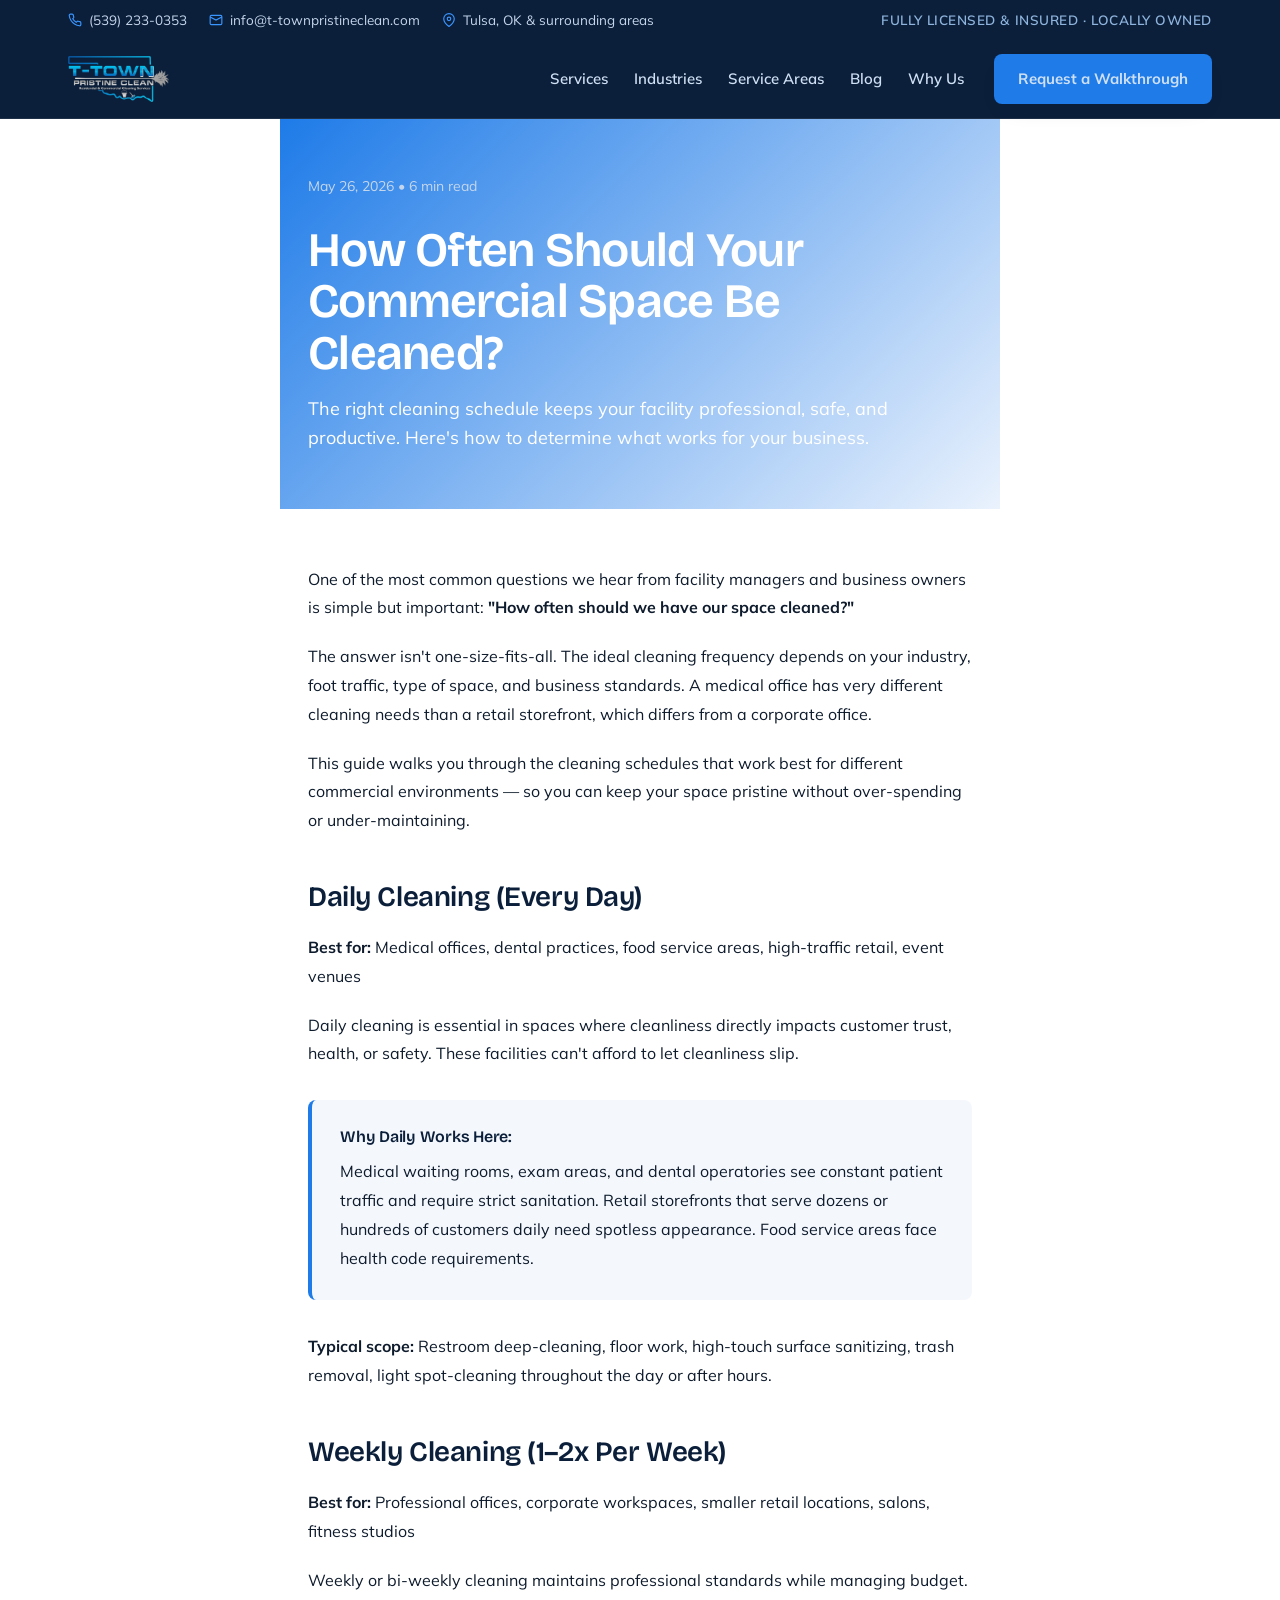
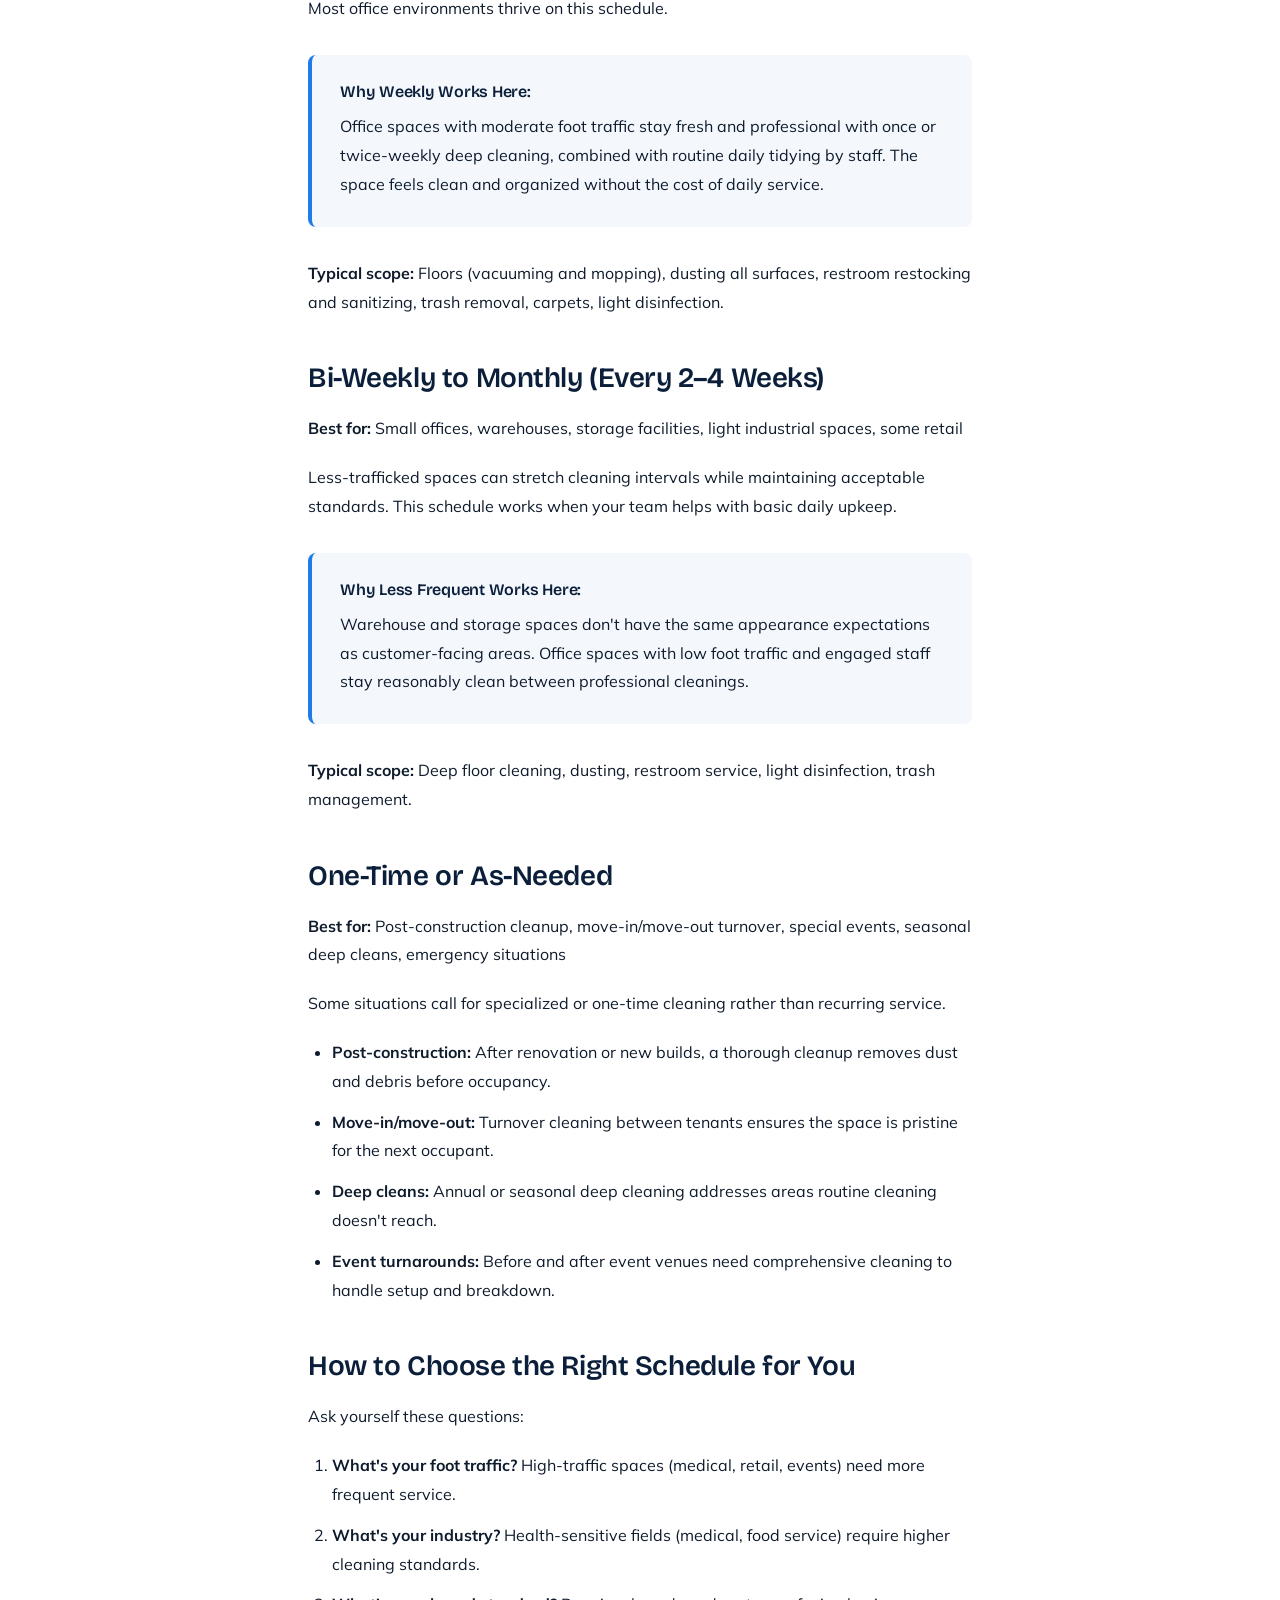
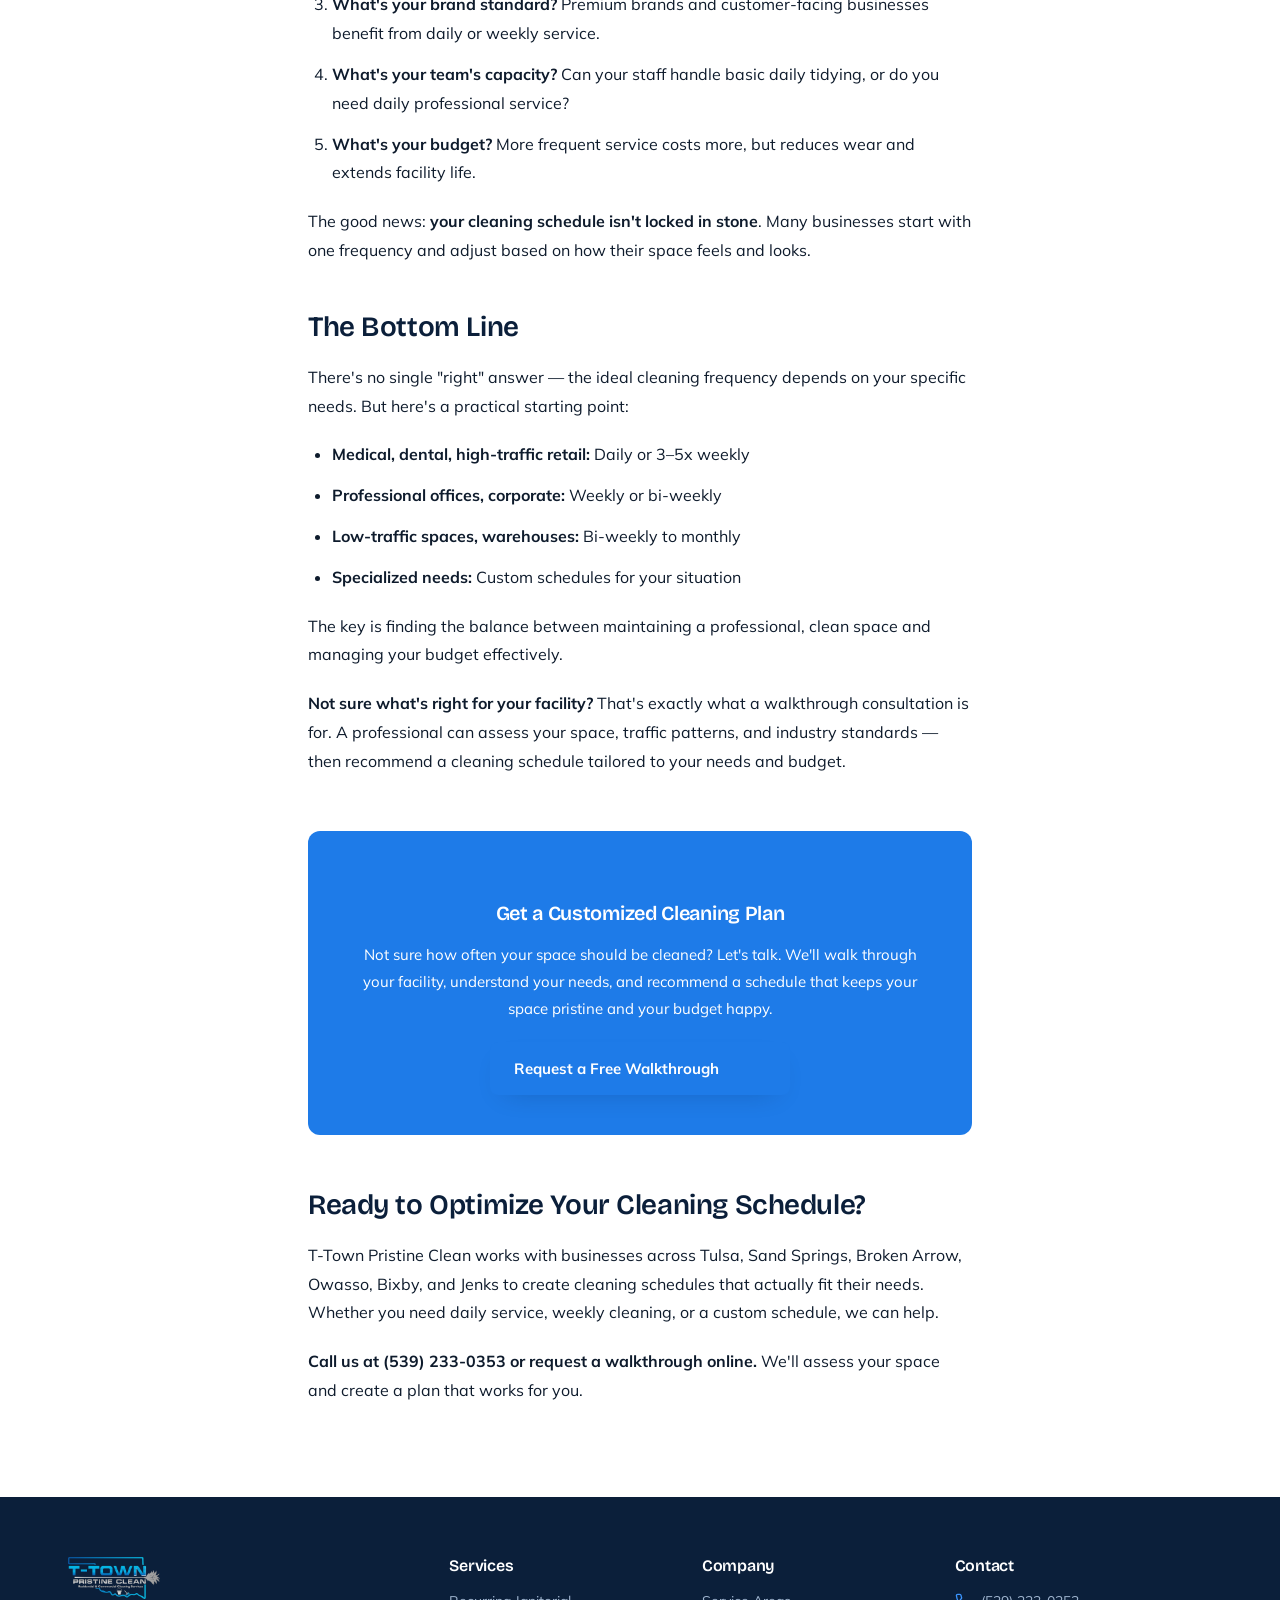
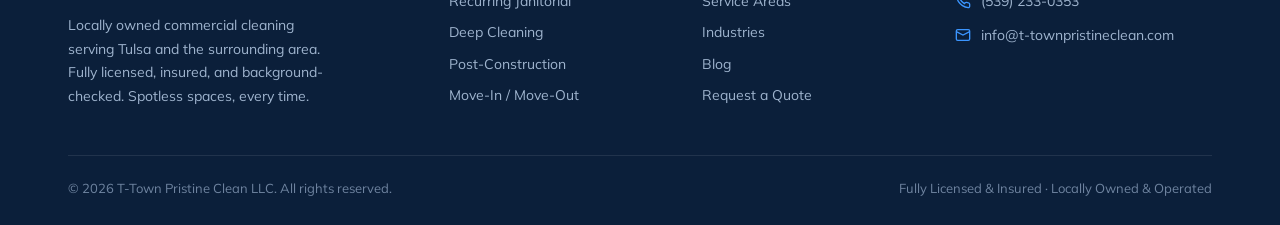
<file: blog/how-often-commercial-cleaning.html>
<!DOCTYPE html>
<html lang="en">
<head>
<meta charset="UTF-8">
<meta name="viewport" content="width=device-width, initial-scale=1.0">
<title>How Often Should Your Commercial Space Be Cleaned? | T-Town Pristine Clean</title>
<meta name="description" content="Guide to commercial cleaning frequency. Learn the right cleaning schedule for offices, medical facilities, retail, and more. Expert advice from Tulsa's trusted cleaners.">
<meta property="og:title" content="How Often Should Your Commercial Space Be Cleaned?">
<meta property="og:description" content="The right cleaning frequency depends on your industry and foot traffic. Learn what schedule works best for your commercial space.">
<meta property="og:type" content="article">
<meta property="og:url" content="https://t-townpristineclean.com/blog/how-often-commercial-cleaning.html">
<link rel="canonical" href="https://t-townpristineclean.com/blog/how-often-commercial-cleaning.html">
<meta name="robots" content="index, follow, max-snippet:-1, max-image-preview:large, max-video-preview:-1">
<link rel="icon" type="image/png" href="../favicon.png">
<link rel="preconnect" href="https://fonts.googleapis.com">
<link rel="preconnect" href="https://fonts.gstatic.com" crossorigin>
<link href="https://fonts.googleapis.com/css2?family=Bricolage+Grotesque:opsz,wght@12..96,500;12..96,600;12..96,700&family=Mulish:wght@400;500;600;700;800&display=swap" rel="stylesheet">
<link rel="stylesheet" href="../styles.css">
<style>
.article-wrap { max-width: 720px; margin: 0 auto; padding: 72px 28px; }
.article-hero { background: linear-gradient(135deg, var(--blue) 0%, var(--blue-soft) 100%); color: #fff; padding: 56px 28px; margin: -72px -28px 56px; }
.article-hero h1 { font-size: clamp(32px, 4vw, 48px); margin-bottom: 16px; }
.article-meta { font-size: 14px; color: #C5D6EC; margin-bottom: 28px; }
.article-body { font-size: 16px; line-height: 1.8; color: var(--ink); }
.article-body h2 { font-size: 28px; margin: 48px 0 20px; color: var(--navy); }
.article-body h3 { font-size: 20px; margin: 32px 0 16px; color: var(--navy); }
.article-body p { margin-bottom: 20px; }
.article-body ul, .article-body ol { margin: 20px 0 20px 24px; }
.article-body li { margin-bottom: 12px; }
.section-box { background: var(--bg-2); padding: 28px; border-radius: 8px; border-left: 4px solid var(--blue); margin: 32px 0; }
.section-box h4 { margin-bottom: 12px; color: var(--navy); }
.section-box p { margin: 0; }
.cta-box { background: var(--blue); color: #fff; padding: 40px; border-radius: 12px; text-align: center; margin: 56px 0; }
.cta-box h3 { color: #fff; margin-bottom: 16px; }
.cta-box p { margin-bottom: 20px; font-size: 15px; }
.cta-box .btn { width: 100%; max-width: 300px; }
</style>
<script async src="https://www.googletagmanager.com/gtag/js?id=G-VPC9NRM5FG"></script>
<script>
  window.dataLayer = window.dataLayer || [];
  function gtag(){dataLayer.push(arguments);}
  gtag('js', new Date());
  gtag('config', 'G-VPC9NRM5FG');
</script>
<!-- Google tag (gtag.js) - Google Ads -->
<script async src="https://www.googletagmanager.com/gtag/js?id=AW-16498902872"></script>
<script>
  window.dataLayer = window.dataLayer || [];
  function gtag(){dataLayer.push(arguments);}
  gtag("config", "AW-16498902872");
</script>
<script type="application/ld+json">
{
  "@context": "https://schema.org",
  "@type": "BlogPosting",
  "headline": "How Often Should Your Commercial Space Be Cleaned?",
  "description": "Guide to commercial cleaning frequency based on industry, foot traffic, and business needs.",
  "image": "https://t-townpristineclean.com/favicon.png",
  "datePublished": "2026-05-26",
  "dateModified": "2026-05-26",
  "author": {
    "@type": "Organization",
    "name": "T-Town Pristine Clean",
    "url": "https://t-townpristineclean.com"
  },
  "publisher": {
    "@type": "Organization",
    "name": "T-Town Pristine Clean",
    "logo": {
      "@type": "ImageObject",
      "url": "https://t-townpristineclean.com/favicon.png"
    }
  }
}
</script>
<script type="application/ld+json">
{
  "@context": "https://schema.org",
  "@type": "BreadcrumbList",
  "itemListElement": [
    {
      "@type": "ListItem",
      "position": 1,
      "name": "Home",
      "item": "https://t-townpristineclean.com/"
    },
    {
      "@type": "ListItem",
      "position": 2,
      "name": "Blog",
      "item": "https://t-townpristineclean.com/blog/"
    },
    {
      "@type": "ListItem",
      "position": 3,
      "name": "How Often Should Your Commercial Space Be Cleaned?",
      "item": "https://t-townpristineclean.com/blog/how-often-commercial-cleaning.html"
    }
  ]
}
</script>
</head>
<body>

<div class="utility">
  <div class="wrap">
    <div class="u-left">
      <a href="tel:5392330353"><svg viewBox="0 0 24 24" fill="none" stroke="currentColor" stroke-width="2"><path d="M22 16.92v3a2 2 0 0 1-2.18 2 19.79 19.79 0 0 1-8.63-3.07 19.5 19.5 0 0 1-6-6 19.79 19.79 0 0 1-3.07-8.67A2 2 0 0 1 4.11 2h3a2 2 0 0 1 2 1.72c.13.96.36 1.9.7 2.81a2 2 0 0 1-.45 2.11L8.09 9.91a16 16 0 0 0 6 6l1.27-1.27a2 2 0 0 1 2.11-.45c.91.34 1.85.57 2.81.7A2 2 0 0 1 22 16.92z"/></svg>(539) 233-0353</a>
      <a href="mailto:info@t-townpristineclean.com"><svg viewBox="0 0 24 24" fill="none" stroke="currentColor" stroke-width="2"><rect x="2" y="4" width="20" height="16" rx="2"/><path d="m22 7-10 5L2 7"/></svg>info@t-townpristineclean.com</a>
      <span class="u-addr"><svg viewBox="0 0 24 24" fill="none" stroke="currentColor" stroke-width="2"><path d="M21 10c0 7-9 13-9 13s-9-6-9-13a9 9 0 0 1 18 0z"/><circle cx="12" cy="10" r="3"/></svg>Tulsa, OK &amp; surrounding areas</span>
    </div>
    <span class="u-tag">FULLY LICENSED &amp; INSURED · LOCALLY OWNED</span>
  </div>
</div>

<header>
  <div class="wrap">
    <a href="../index.html" class="logo"><img src="../images/logo.png" alt="T-Town Pristine Clean"></a>
    <nav class="main">
      <ul>
        <li><a href="../index.html#services">Services</a></li>
        <li><a href="../index.html#industries">Industries</a></li>
        <li><a href="../service-areas.html">Service Areas</a></li>
        <li><a href="index.html">Blog</a></li>
        <li><a href="../index.html#why">Why Us</a></li>
      </ul>
      <a href="../index.html#contact" class="btn btn-primary">Request a Walkthrough</a>
    </nav>
  </div>
</header>

<article class="article-wrap">
  <div class="article-hero">
    <div class="article-meta">May 26, 2026 • 6 min read</div>
    <h1>How Often Should Your Commercial Space Be Cleaned?</h1>
    <p style="margin: 0; font-size: 18px;">The right cleaning schedule keeps your facility professional, safe, and productive. Here's how to determine what works for your business.</p>
  </div>

  <div class="article-body">
    <p>One of the most common questions we hear from facility managers and business owners is simple but important: <strong>"How often should we have our space cleaned?"</strong></p>

    <p>The answer isn't one-size-fits-all. The ideal cleaning frequency depends on your industry, foot traffic, type of space, and business standards. A medical office has very different cleaning needs than a retail storefront, which differs from a corporate office.</p>

    <p>This guide walks you through the cleaning schedules that work best for different commercial environments — so you can keep your space pristine without over-spending or under-maintaining.</p>

    <h2>Daily Cleaning (Every Day)</h2>

    <p><strong>Best for:</strong> Medical offices, dental practices, food service areas, high-traffic retail, event venues</p>

    <p>Daily cleaning is essential in spaces where cleanliness directly impacts customer trust, health, or safety. These facilities can't afford to let cleanliness slip.</p>

    <div class="section-box">
      <h4>Why Daily Works Here:</h4>
      <p>Medical waiting rooms, exam areas, and dental operatories see constant patient traffic and require strict sanitation. Retail storefronts that serve dozens or hundreds of customers daily need spotless appearance. Food service areas face health code requirements.</p>
    </div>

    <p><strong>Typical scope:</strong> Restroom deep-cleaning, floor work, high-touch surface sanitizing, trash removal, light spot-cleaning throughout the day or after hours.</p>

    <h2>Weekly Cleaning (1–2x Per Week)</h2>

    <p><strong>Best for:</strong> Professional offices, corporate workspaces, smaller retail locations, salons, fitness studios</p>

    <p>Weekly or bi-weekly cleaning maintains professional standards while managing budget. Most office environments thrive on this schedule.</p>

    <div class="section-box">
      <h4>Why Weekly Works Here:</h4>
      <p>Office spaces with moderate foot traffic stay fresh and professional with once or twice-weekly deep cleaning, combined with routine daily tidying by staff. The space feels clean and organized without the cost of daily service.</p>
    </div>

    <p><strong>Typical scope:</strong> Floors (vacuuming and mopping), dusting all surfaces, restroom restocking and sanitizing, trash removal, carpets, light disinfection.</p>

    <h2>Bi-Weekly to Monthly (Every 2–4 Weeks)</h2>

    <p><strong>Best for:</strong> Small offices, warehouses, storage facilities, light industrial spaces, some retail</p>

    <p>Less-trafficked spaces can stretch cleaning intervals while maintaining acceptable standards. This schedule works when your team helps with basic daily upkeep.</p>

    <div class="section-box">
      <h4>Why Less Frequent Works Here:</h4>
      <p>Warehouse and storage spaces don't have the same appearance expectations as customer-facing areas. Office spaces with low foot traffic and engaged staff stay reasonably clean between professional cleanings.</p>
    </div>

    <p><strong>Typical scope:</strong> Deep floor cleaning, dusting, restroom service, light disinfection, trash management.</p>

    <h2>One-Time or As-Needed</h2>

    <p><strong>Best for:</strong> Post-construction cleanup, move-in/move-out turnover, special events, seasonal deep cleans, emergency situations</p>

    <p>Some situations call for specialized or one-time cleaning rather than recurring service.</p>

    <ul>
      <li><strong>Post-construction:</strong> After renovation or new builds, a thorough cleanup removes dust and debris before occupancy.</li>
      <li><strong>Move-in/move-out:</strong> Turnover cleaning between tenants ensures the space is pristine for the next occupant.</li>
      <li><strong>Deep cleans:</strong> Annual or seasonal deep cleaning addresses areas routine cleaning doesn't reach.</li>
      <li><strong>Event turnarounds:</strong> Before and after event venues need comprehensive cleaning to handle setup and breakdown.</li>
    </ul>

    <h2>How to Choose the Right Schedule for You</h2>

    <p>Ask yourself these questions:</p>

    <ol>
      <li><strong>What's your foot traffic?</strong> High-traffic spaces (medical, retail, events) need more frequent service.</li>
      <li><strong>What's your industry?</strong> Health-sensitive fields (medical, food service) require higher cleaning standards.</li>
      <li><strong>What's your brand standard?</strong> Premium brands and customer-facing businesses benefit from daily or weekly service.</li>
      <li><strong>What's your team's capacity?</strong> Can your staff handle basic daily tidying, or do you need daily professional service?</li>
      <li><strong>What's your budget?</strong> More frequent service costs more, but reduces wear and extends facility life.</li>
    </ol>

    <p>The good news: <strong>your cleaning schedule isn't locked in stone</strong>. Many businesses start with one frequency and adjust based on how their space feels and looks.</p>

    <h2>The Bottom Line</h2>

    <p>There's no single "right" answer — the ideal cleaning frequency depends on your specific needs. But here's a practical starting point:</p>

    <ul>
      <li><strong>Medical, dental, high-traffic retail:</strong> Daily or 3–5x weekly</li>
      <li><strong>Professional offices, corporate:</strong> Weekly or bi-weekly</li>
      <li><strong>Low-traffic spaces, warehouses:</strong> Bi-weekly to monthly</li>
      <li><strong>Specialized needs:</strong> Custom schedules for your situation</li>
    </ul>

    <p>The key is finding the balance between maintaining a professional, clean space and managing your budget effectively.</p>

    <p><strong>Not sure what's right for your facility?</strong> That's exactly what a walkthrough consultation is for. A professional can assess your space, traffic patterns, and industry standards — then recommend a cleaning schedule tailored to your needs and budget.</p>

    <div class="cta-box">
      <h3>Get a Customized Cleaning Plan</h3>
      <p>Not sure how often your space should be cleaned? Let's talk. We'll walk through your facility, understand your needs, and recommend a schedule that keeps your space pristine and your budget happy.</p>
      <a href="../index.html#contact" class="btn btn-primary">Request a Free Walkthrough</a>
    </div>

    <h2>Ready to Optimize Your Cleaning Schedule?</h2>

    <p>T-Town Pristine Clean works with businesses across Tulsa, Sand Springs, Broken Arrow, Owasso, Bixby, and Jenks to create cleaning schedules that actually fit their needs. Whether you need daily service, weekly cleaning, or a custom schedule, we can help.</p>

    <p><strong>Call us at (539) 233-0353 or request a walkthrough online.</strong> We'll assess your space and create a plan that works for you.</p>

  </div>
</article>

<footer>
  <div class="wrap">
    <div class="foot-grid">
      <div>
        <img src="../images/logo.png" alt="T-Town Pristine Clean">
        <p>Locally owned commercial cleaning serving Tulsa and the surrounding area. Fully licensed, insured, and background-checked. Spotless spaces, every time.</p>
      </div>
      <div><h4>Services</h4><ul><li><a href="../index.html#services">Recurring Janitorial</a></li><li><a href="../index.html#services">Deep Cleaning</a></li><li><a href="../index.html#services">Post-Construction</a></li><li><a href="../index.html#services">Move-In / Move-Out</a></li></ul></div>
      <div><h4>Company</h4><ul><li><a href="../service-areas.html">Service Areas</a></li><li><a href="../index.html#industries">Industries</a></li><li><a href="index.html">Blog</a></li><li><a href="../index.html#contact">Request a Quote</a></li></ul></div>
      <div class="foot-c"><h4>Contact</h4>
        <div><svg viewBox="0 0 24 24" fill="none" stroke="currentColor" stroke-width="2"><path d="M22 16.92v3a2 2 0 0 1-2.18 2 19.79 19.79 0 0 1-8.63-3.07 19.5 19.5 0 0 1-6-6 19.79 19.79 0 0 1-3.07-8.67A2 2 0 0 1 4.11 2h3a2 2 0 0 1 2 1.72c.13.96.36 1.9.7 2.81a2 2 0 0 1-.45 2.11L8.09 9.91a16 16 0 0 0 6 6l1.27-1.27a2 2 0 0 1 2.11-.45c.91.34 1.85.57 2.81.7A2 2 0 0 1 22 16.92z"/></svg>(539) 233-0353</div>
        <div><svg viewBox="0 0 24 24" fill="none" stroke="currentColor" stroke-width="2"><rect x="2" y="4" width="20" height="16" rx="2"/><path d="m22 7-10 5L2 7"/></svg>info@t-townpristineclean.com</div>

      </div>
    </div>
    <div class="foot-bottom">
      <span>© 2026 T-Town Pristine Clean LLC. All rights reserved.</span>
      <span>Fully Licensed &amp; Insured · Locally Owned &amp; Operated</span>
    </div>
  </div>
</footer>

</body>
</html>
</file>
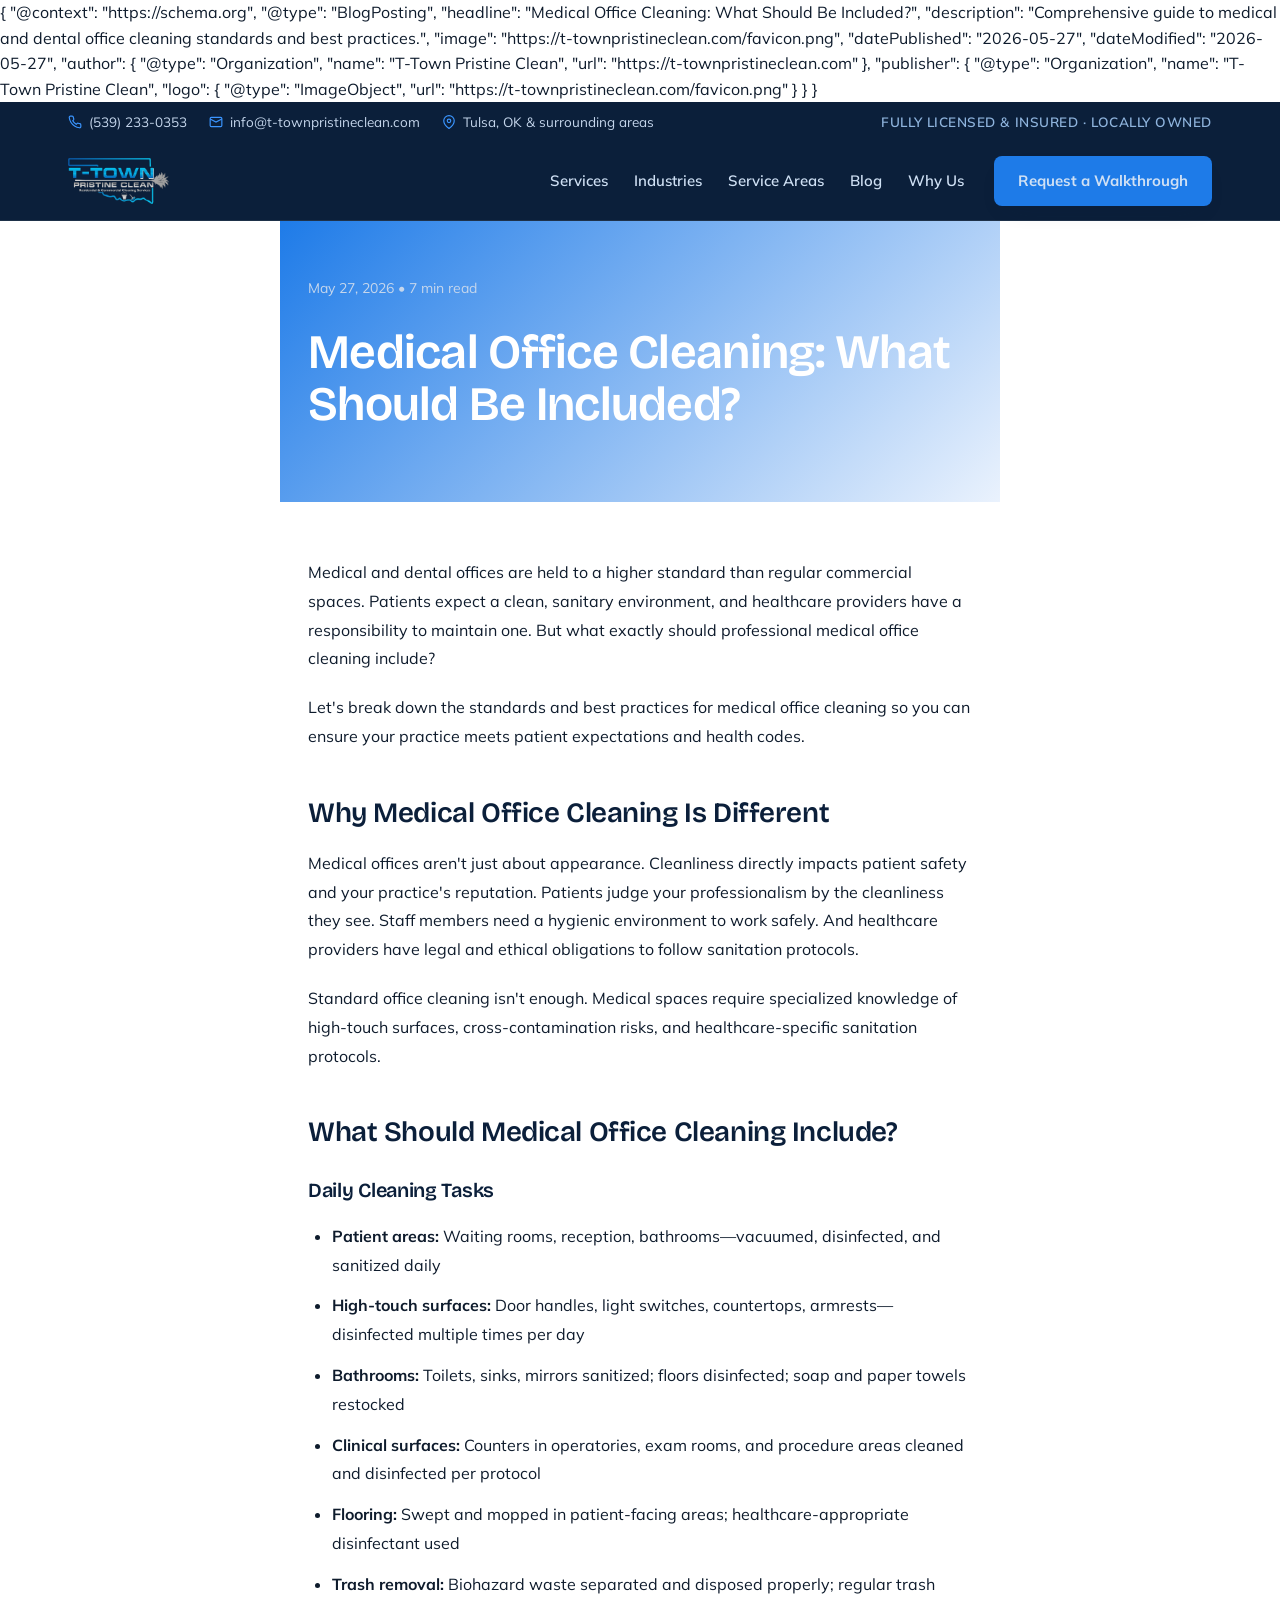
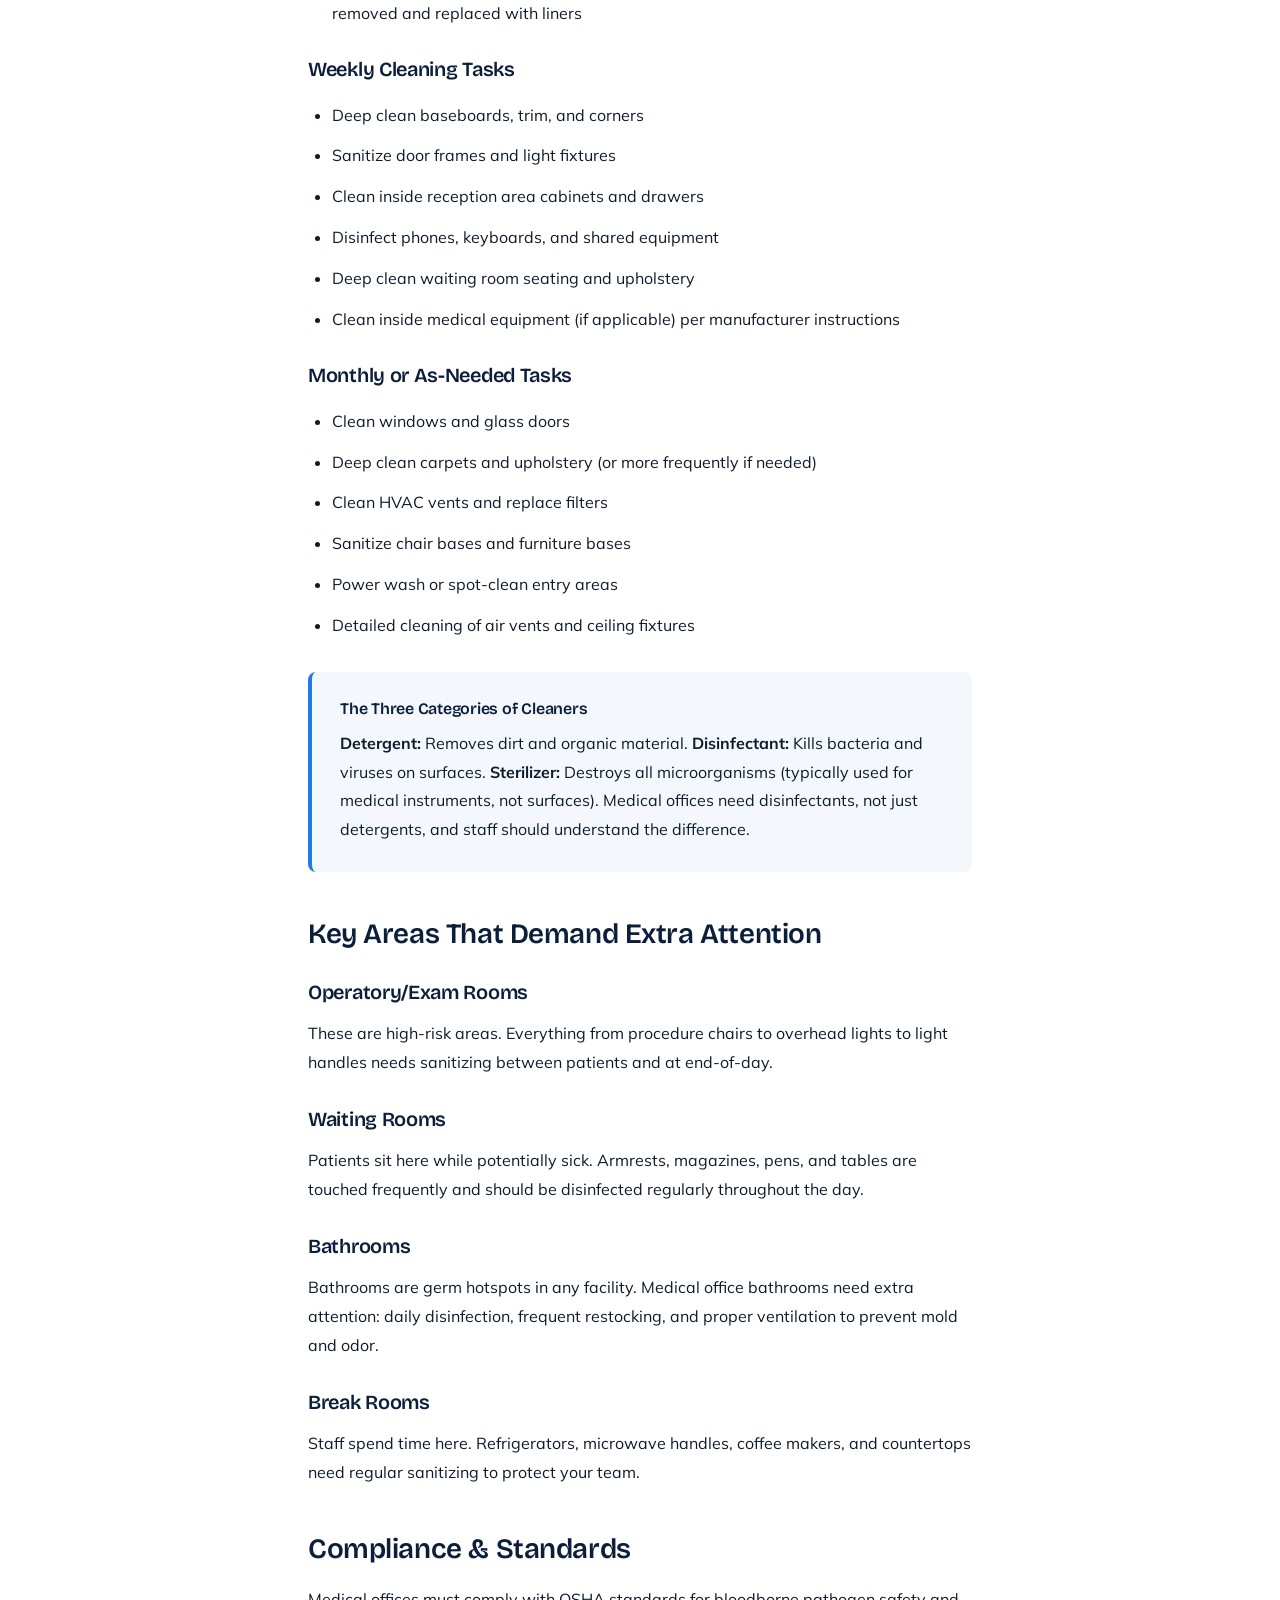
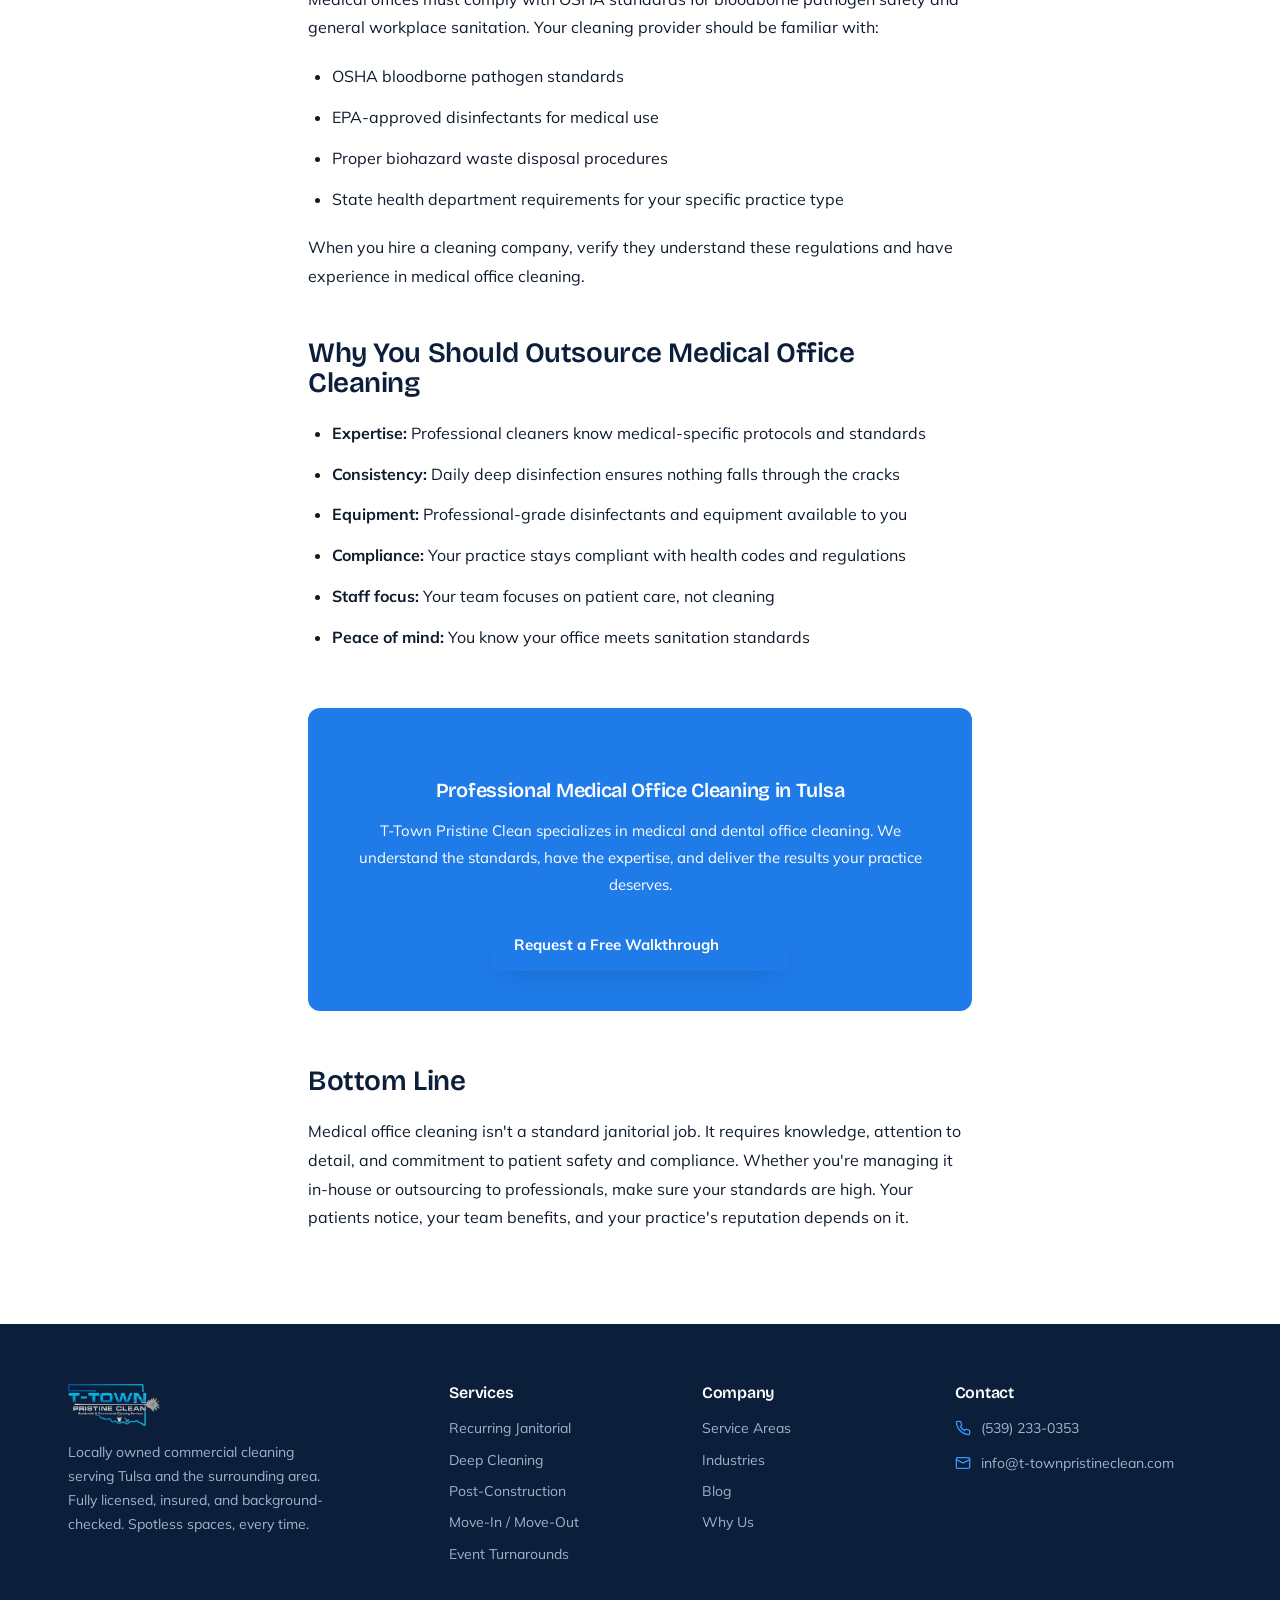
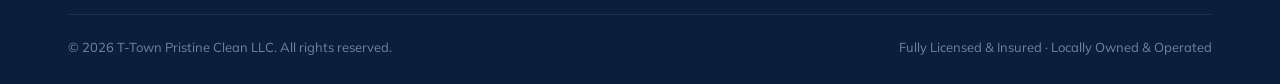
<file: blog/medical-office-cleaning.html>
<!DOCTYPE html>
<html lang="en">
<head>
<meta charset="UTF-8">
<meta name="viewport" content="width=device-width, initial-scale=1.0">
<title>Medical Office Cleaning: What Should Be Included? | T-Town Pristine Clean</title>
<meta name="description" content="Complete guide to medical and dental office cleaning standards. Learn what professional medical office cleaning should include.">
<meta property="og:title" content="Medical Office Cleaning: What Should Be Included?">
<meta property="og:description" content="Professional medical office cleaning standards for dental, medical practices, and healthcare facilities.">
<meta property="og:type" content="article">
<meta property="og:url" content="https://t-townpristineclean.com/blog/medical-office-cleaning.html">
<link rel="icon" type="image/png" href="../favicon.png">
<link rel="preconnect" href="https://fonts.googleapis.com">
<link rel="preconnect" href="https://fonts.gstatic.com" crossorigin>
<link href="https://fonts.googleapis.com/css2?family=Bricolage+Grotesque:opsz,wght@12..96,500;12..96,600;12..96,700&family=Mulish:wght@400;500;600;700;800&display=swap" rel="stylesheet">
<link rel="stylesheet" href="../styles.css">
<style>
.article-wrap { max-width: 720px; margin: 0 auto; padding: 72px 28px; }
.article-hero { background: linear-gradient(135deg, var(--blue) 0%, var(--blue-soft) 100%); color: #fff; padding: 56px 28px; margin: -72px -28px 56px; }
.article-hero h1 { font-size: clamp(32px, 4vw, 48px); margin-bottom: 16px; }
.article-meta { font-size: 14px; color: #C5D6EC; margin-bottom: 28px; }
.article-body { font-size: 16px; line-height: 1.8; color: var(--ink); }
.article-body h2 { font-size: 28px; margin: 48px 0 20px; color: var(--navy); }
.article-body h3 { font-size: 20px; margin: 32px 0 16px; color: var(--navy); }
.article-body p { margin-bottom: 20px; }
.article-body ul, .article-body ol { margin: 20px 0 20px 24px; }
.article-body li { margin-bottom: 12px; }
.section-box { background: var(--bg-2); padding: 28px; border-radius: 8px; border-left: 4px solid var(--blue); margin: 32px 0; }
.section-box h4 { margin-bottom: 12px; color: var(--navy); }
.section-box p { margin: 0; }
.cta-box { background: var(--blue); color: #fff; padding: 40px; border-radius: 12px; text-align: center; margin: 56px 0; }
.cta-box h3 { color: #fff; margin-bottom: 16px; }
.cta-box p { margin-bottom: 20px; font-size: 15px; }
.cta-box .btn { width: 100%; max-width: 300px; }
</style>
<script async src="https://www.googletagmanager.com/gtag/js?id=G-VPC9NRM5FG"></script>
<script>
  window.dataLayer = window.dataLayer || [];
  function gtag(){dataLayer.push(arguments);}
  gtag('js', new Date());
  gtag('config', 'G-VPC9NRM5FG');
</script>
<script type="application/ld+json">
<!-- Google tag (gtag.js) - Google Ads -->
<script async src="https://www.googletagmanager.com/gtag/js?id=AW-16498902872"></script>
<script>
  window.dataLayer = window.dataLayer || [];
  function gtag(){dataLayer.push(arguments);}
  gtag("config", "AW-16498902872");
</script>
{
  "@context": "https://schema.org",
  "@type": "BlogPosting",
  "headline": "Medical Office Cleaning: What Should Be Included?",
  "description": "Comprehensive guide to medical and dental office cleaning standards and best practices.",
  "image": "https://t-townpristineclean.com/favicon.png",
  "datePublished": "2026-05-27",
  "dateModified": "2026-05-27",
  "author": {
    "@type": "Organization",
    "name": "T-Town Pristine Clean",
    "url": "https://t-townpristineclean.com"
  },
  "publisher": {
    "@type": "Organization",
    "name": "T-Town Pristine Clean",
    "logo": {
      "@type": "ImageObject",
      "url": "https://t-townpristineclean.com/favicon.png"
    }
  }
}
</script>
</head>
<body>

<div class="utility">
  <div class="wrap">
    <div class="u-left">
      <a href="tel:5392330353"><svg viewBox="0 0 24 24" fill="none" stroke="currentColor" stroke-width="2"><path d="M22 16.92v3a2 2 0 0 1-2.18 2 19.79 19.79 0 0 1-8.63-3.07 19.5 19.5 0 0 1-6-6 19.79 19.79 0 0 1-3.07-8.67A2 2 0 0 1 4.11 2h3a2 2 0 0 1 2 1.72c.13.96.36 1.9.7 2.81a2 2 0 0 1-.45 2.11L8.09 9.91a16 16 0 0 0 6 6l1.27-1.27a2 2 0 0 1 2.11-.45c.91.34 1.85.57 2.81.7A2 2 0 0 1 22 16.92z"/></svg>(539) 233-0353</a>
      <a href="mailto:info@t-townpristineclean.com"><svg viewBox="0 0 24 24" fill="none" stroke="currentColor" stroke-width="2"><rect x="2" y="4" width="20" height="16" rx="2"/><path d="m22 7-10 5L2 7"/></svg>info@t-townpristineclean.com</a>
      <span class="u-addr"><svg viewBox="0 0 24 24" fill="none" stroke="currentColor" stroke-width="2"><path d="M21 10c0 7-9 13-9 13s-9-6-9-13a9 9 0 0 1 18 0z"/><circle cx="12" cy="10" r="3"/></svg>Tulsa, OK &amp; surrounding areas</span>
    </div>
    <span class="u-tag">FULLY LICENSED &amp; INSURED · LOCALLY OWNED</span>
  </div>
</div>

<header>
  <div class="wrap">
    <a href="../index.html" class="logo"><img src="../images/logo.png" alt="T-Town Pristine Clean"></a>
    <nav class="main">
      <ul>
        <li><a href="../index.html#services">Services</a></li>
        <li><a href="../index.html#industries">Industries</a></li>
        <li><a href="../service-areas.html">Service Areas</a></li>
        <li><a href="index.html">Blog</a></li>
        <li><a href="../index.html#why">Why Us</a></li>
      </ul>
      <a href="../index.html#contact" class="btn btn-primary">Request a Walkthrough</a>
    </nav>
  </div>
</header>

<article class="article-wrap">
  <div class="article-hero">
    <div class="article-meta">May 27, 2026 • 7 min read</div>
    <h1>Medical Office Cleaning: What Should Be Included?</h1>
  </div>

  <div class="article-body">
    <p>Medical and dental offices are held to a higher standard than regular commercial spaces. Patients expect a clean, sanitary environment, and healthcare providers have a responsibility to maintain one. But what exactly should professional medical office cleaning include?</p>

    <p>Let's break down the standards and best practices for medical office cleaning so you can ensure your practice meets patient expectations and health codes.</p>

    <h2>Why Medical Office Cleaning Is Different</h2>

    <p>Medical offices aren't just about appearance. Cleanliness directly impacts patient safety and your practice's reputation. Patients judge your professionalism by the cleanliness they see. Staff members need a hygienic environment to work safely. And healthcare providers have legal and ethical obligations to follow sanitation protocols.</p>

    <p>Standard office cleaning isn't enough. Medical spaces require specialized knowledge of high-touch surfaces, cross-contamination risks, and healthcare-specific sanitation protocols.</p>

    <h2>What Should Medical Office Cleaning Include?</h2>

    <h3>Daily Cleaning Tasks</h3>

    <ul>
      <li><strong>Patient areas:</strong> Waiting rooms, reception, bathrooms—vacuumed, disinfected, and sanitized daily</li>
      <li><strong>High-touch surfaces:</strong> Door handles, light switches, countertops, armrests—disinfected multiple times per day</li>
      <li><strong>Bathrooms:</strong> Toilets, sinks, mirrors sanitized; floors disinfected; soap and paper towels restocked</li>
      <li><strong>Clinical surfaces:</strong> Counters in operatories, exam rooms, and procedure areas cleaned and disinfected per protocol</li>
      <li><strong>Flooring:</strong> Swept and mopped in patient-facing areas; healthcare-appropriate disinfectant used</li>
      <li><strong>Trash removal:</strong> Biohazard waste separated and disposed properly; regular trash removed and replaced with liners</li>
    </ul>

    <h3>Weekly Cleaning Tasks</h3>

    <ul>
      <li>Deep clean baseboards, trim, and corners</li>
      <li>Sanitize door frames and light fixtures</li>
      <li>Clean inside reception area cabinets and drawers</li>
      <li>Disinfect phones, keyboards, and shared equipment</li>
      <li>Deep clean waiting room seating and upholstery</li>
      <li>Clean inside medical equipment (if applicable) per manufacturer instructions</li>
    </ul>

    <h3>Monthly or As-Needed Tasks</h3>

    <ul>
      <li>Clean windows and glass doors</li>
      <li>Deep clean carpets and upholstery (or more frequently if needed)</li>
      <li>Clean HVAC vents and replace filters</li>
      <li>Sanitize chair bases and furniture bases</li>
      <li>Power wash or spot-clean entry areas</li>
      <li>Detailed cleaning of air vents and ceiling fixtures</li>
    </ul>

    <div class="section-box">
      <h4>The Three Categories of Cleaners</h4>
      <p><strong>Detergent:</strong> Removes dirt and organic material. <strong>Disinfectant:</strong> Kills bacteria and viruses on surfaces. <strong>Sterilizer:</strong> Destroys all microorganisms (typically used for medical instruments, not surfaces). Medical offices need disinfectants, not just detergents, and staff should understand the difference.</p>
    </div>

    <h2>Key Areas That Demand Extra Attention</h2>

    <h3>Operatory/Exam Rooms</h3>
    <p>These are high-risk areas. Everything from procedure chairs to overhead lights to light handles needs sanitizing between patients and at end-of-day.</p>

    <h3>Waiting Rooms</h3>
    <p>Patients sit here while potentially sick. Armrests, magazines, pens, and tables are touched frequently and should be disinfected regularly throughout the day.</p>

    <h3>Bathrooms</h3>
    <p>Bathrooms are germ hotspots in any facility. Medical office bathrooms need extra attention: daily disinfection, frequent restocking, and proper ventilation to prevent mold and odor.</p>

    <h3>Break Rooms</h3>
    <p>Staff spend time here. Refrigerators, microwave handles, coffee makers, and countertops need regular sanitizing to protect your team.</p>

    <h2>Compliance & Standards</h2>

    <p>Medical offices must comply with OSHA standards for bloodborne pathogen safety and general workplace sanitation. Your cleaning provider should be familiar with:</p>

    <ul>
      <li>OSHA bloodborne pathogen standards</li>
      <li>EPA-approved disinfectants for medical use</li>
      <li>Proper biohazard waste disposal procedures</li>
      <li>State health department requirements for your specific practice type</li>
    </ul>

    <p>When you hire a cleaning company, verify they understand these regulations and have experience in medical office cleaning.</p>

    <h2>Why You Should Outsource Medical Office Cleaning</h2>

    <ul>
      <li><strong>Expertise:</strong> Professional cleaners know medical-specific protocols and standards</li>
      <li><strong>Consistency:</strong> Daily deep disinfection ensures nothing falls through the cracks</li>
      <li><strong>Equipment:</strong> Professional-grade disinfectants and equipment available to you</li>
      <li><strong>Compliance:</strong> Your practice stays compliant with health codes and regulations</li>
      <li><strong>Staff focus:</strong> Your team focuses on patient care, not cleaning</li>
      <li><strong>Peace of mind:</strong> You know your office meets sanitation standards</li>
    </ul>

    <div class="cta-box">
      <h3>Professional Medical Office Cleaning in Tulsa</h3>
      <p>T-Town Pristine Clean specializes in medical and dental office cleaning. We understand the standards, have the expertise, and deliver the results your practice deserves.</p>
      <a href="../index.html#contact" class="btn btn-primary">Request a Free Walkthrough</a>
    </div>

    <h2>Bottom Line</h2>

    <p>Medical office cleaning isn't a standard janitorial job. It requires knowledge, attention to detail, and commitment to patient safety and compliance. Whether you're managing it in-house or outsourcing to professionals, make sure your standards are high. Your patients notice, your team benefits, and your practice's reputation depends on it.</p>
  </div>
</article>

<footer>
  <div class="wrap">
    <div class="foot-grid">
      <div>
        <img src="../images/logo.png" alt="T-Town Pristine Clean">
        <p>Locally owned commercial cleaning serving Tulsa and the surrounding area. Fully licensed, insured, and background-checked. Spotless spaces, every time.</p>
      </div>
      <div><h4>Services</h4><ul><li><a href="../index.html#services">Recurring Janitorial</a></li><li><a href="../index.html#services">Deep Cleaning</a></li><li><a href="../index.html#services">Post-Construction</a></li><li><a href="../index.html#services">Move-In / Move-Out</a></li><li><a href="../index.html#services">Event Turnarounds</a></li></ul></div>
      <div><h4>Company</h4><ul><li><a href="../service-areas.html">Service Areas</a></li><li><a href="../index.html#industries">Industries</a></li><li><a href="index.html">Blog</a></li><li><a href="../index.html#why">Why Us</a></li></ul></div>
      <div class="foot-c"><h4>Contact</h4>
        <div><svg viewBox="0 0 24 24" fill="none" stroke="currentColor" stroke-width="2"><path d="M22 16.92v3a2 2 0 0 1-2.18 2 19.79 19.79 0 0 1-8.63-3.07 19.5 19.5 0 0 1-6-6 19.79 19.79 0 0 1-3.07-8.67A2 2 0 0 1 4.11 2h3a2 2 0 0 1 2 1.72c.13.96.36 1.9.7 2.81a2 2 0 0 1-.45 2.11L8.09 9.91a16 16 0 0 0 6 6l1.27-1.27a2 2 0 0 1 2.11-.45c.91.34 1.85.57 2.81.7A2 2 0 0 1 22 16.92z"/></svg>(539) 233-0353</div>
        <div><svg viewBox="0 0 24 24" fill="none" stroke="currentColor" stroke-width="2"><rect x="2" y="4" width="20" height="16" rx="2"/><path d="m22 7-10 5L2 7"/></svg>info@t-townpristineclean.com</div>

      </div>
    </div>
    <div class="foot-bottom">
      <span>© 2026 T-Town Pristine Clean LLC. All rights reserved.</span>
      <span>Fully Licensed &amp; Insured · Locally Owned &amp; Operated</span>
    </div>
  </div>
</footer>

</body>
</html>
</file>
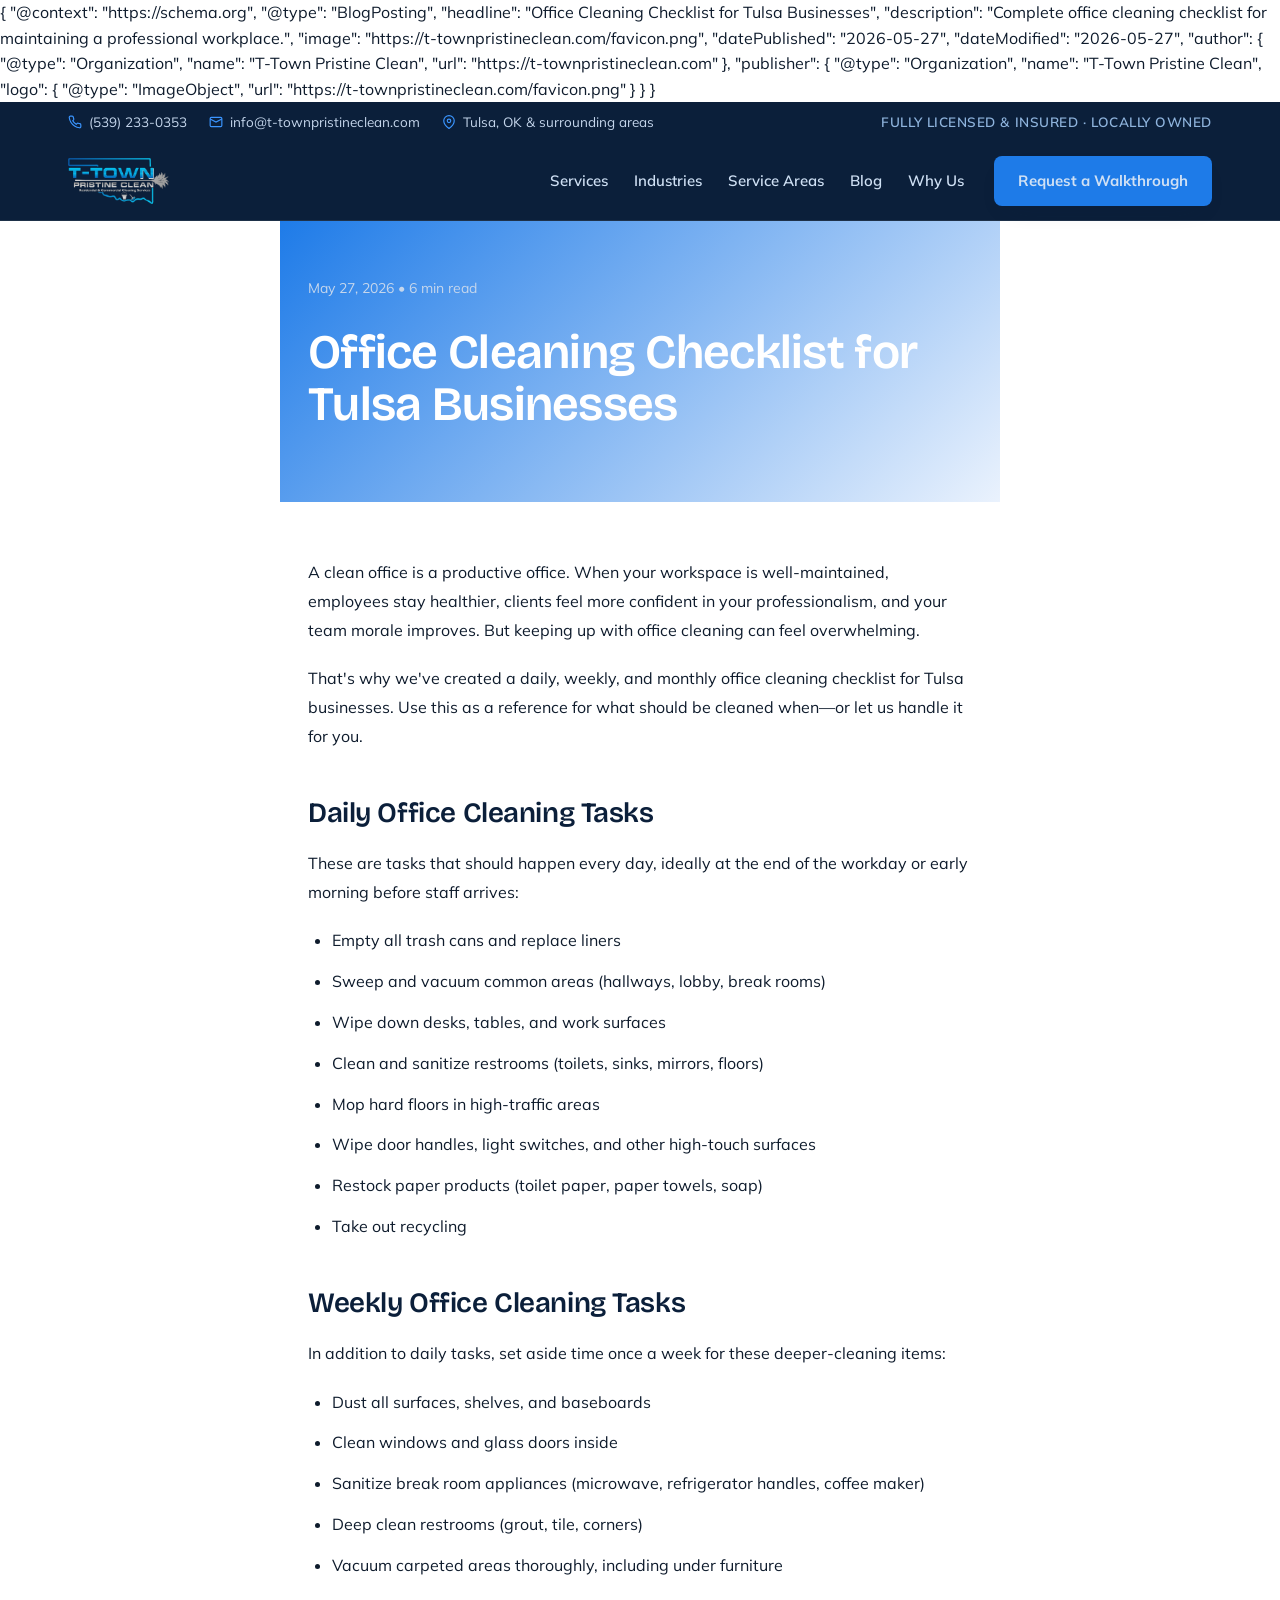
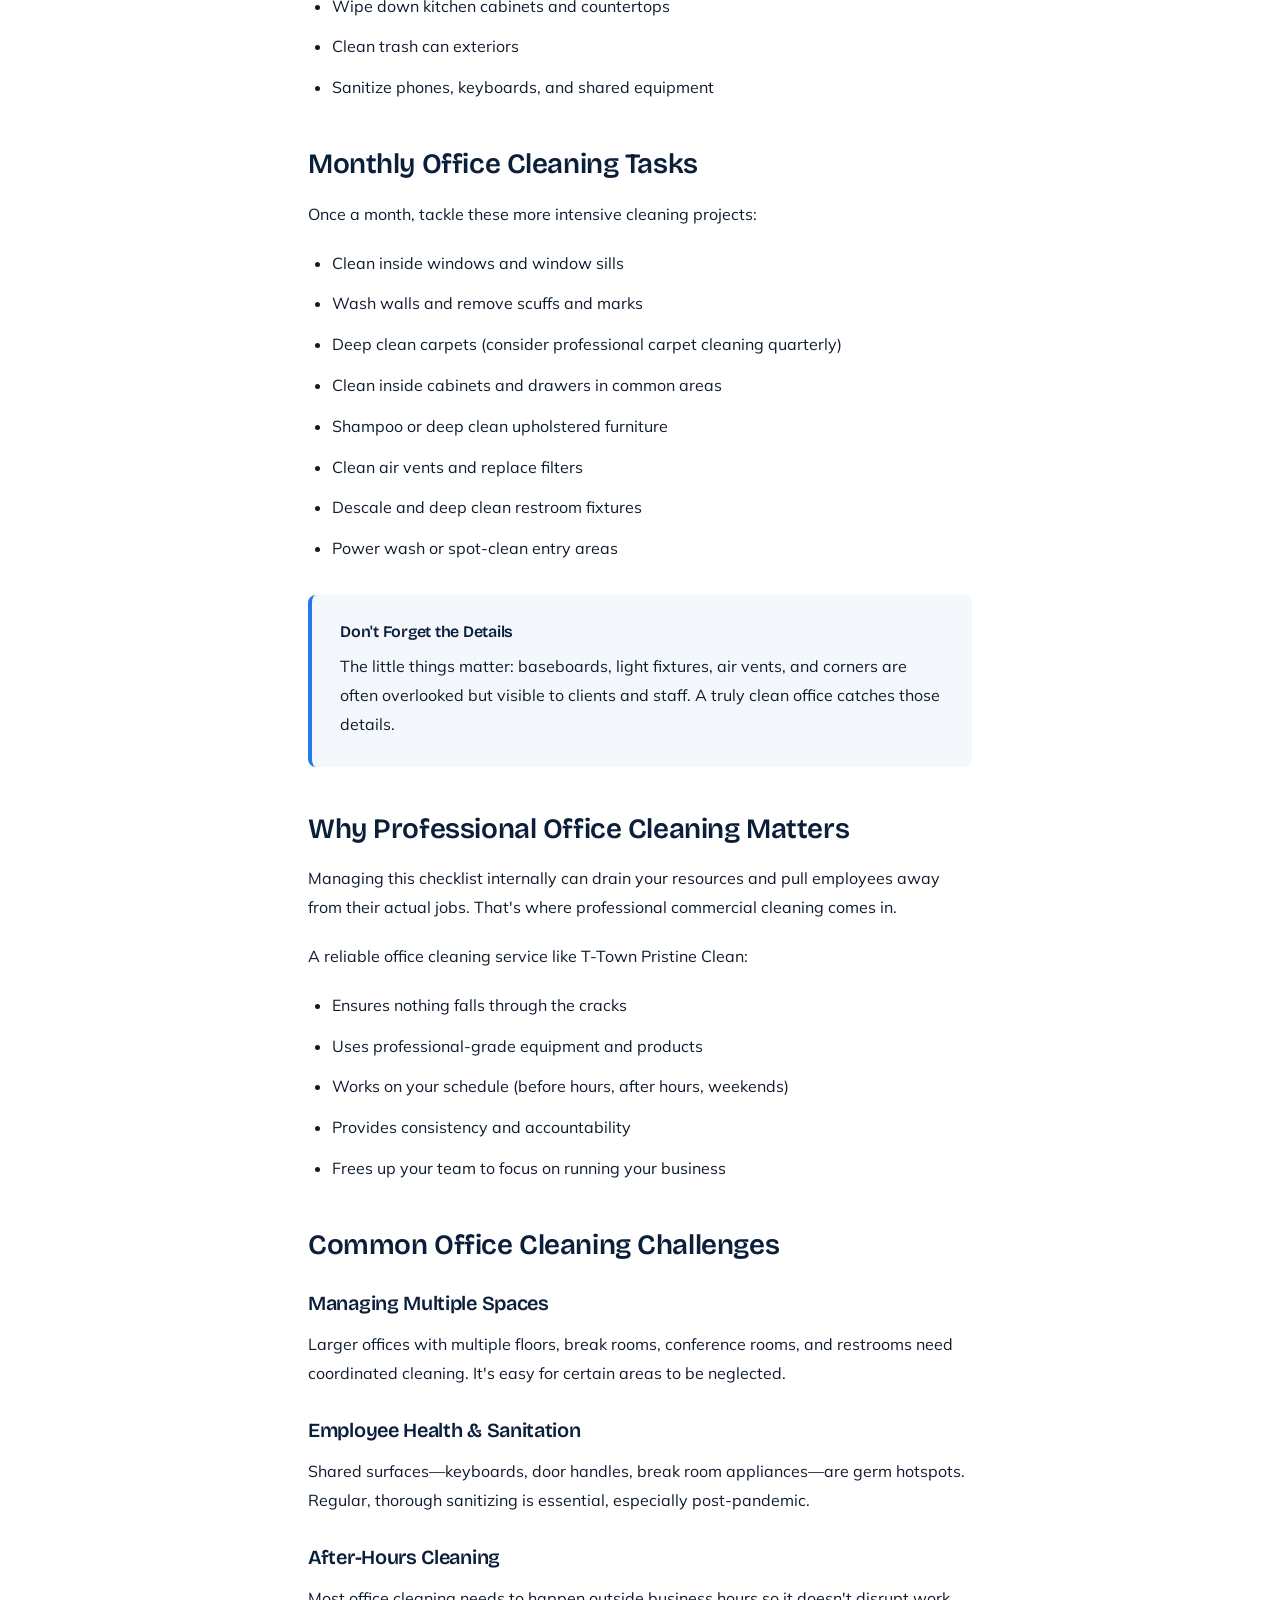
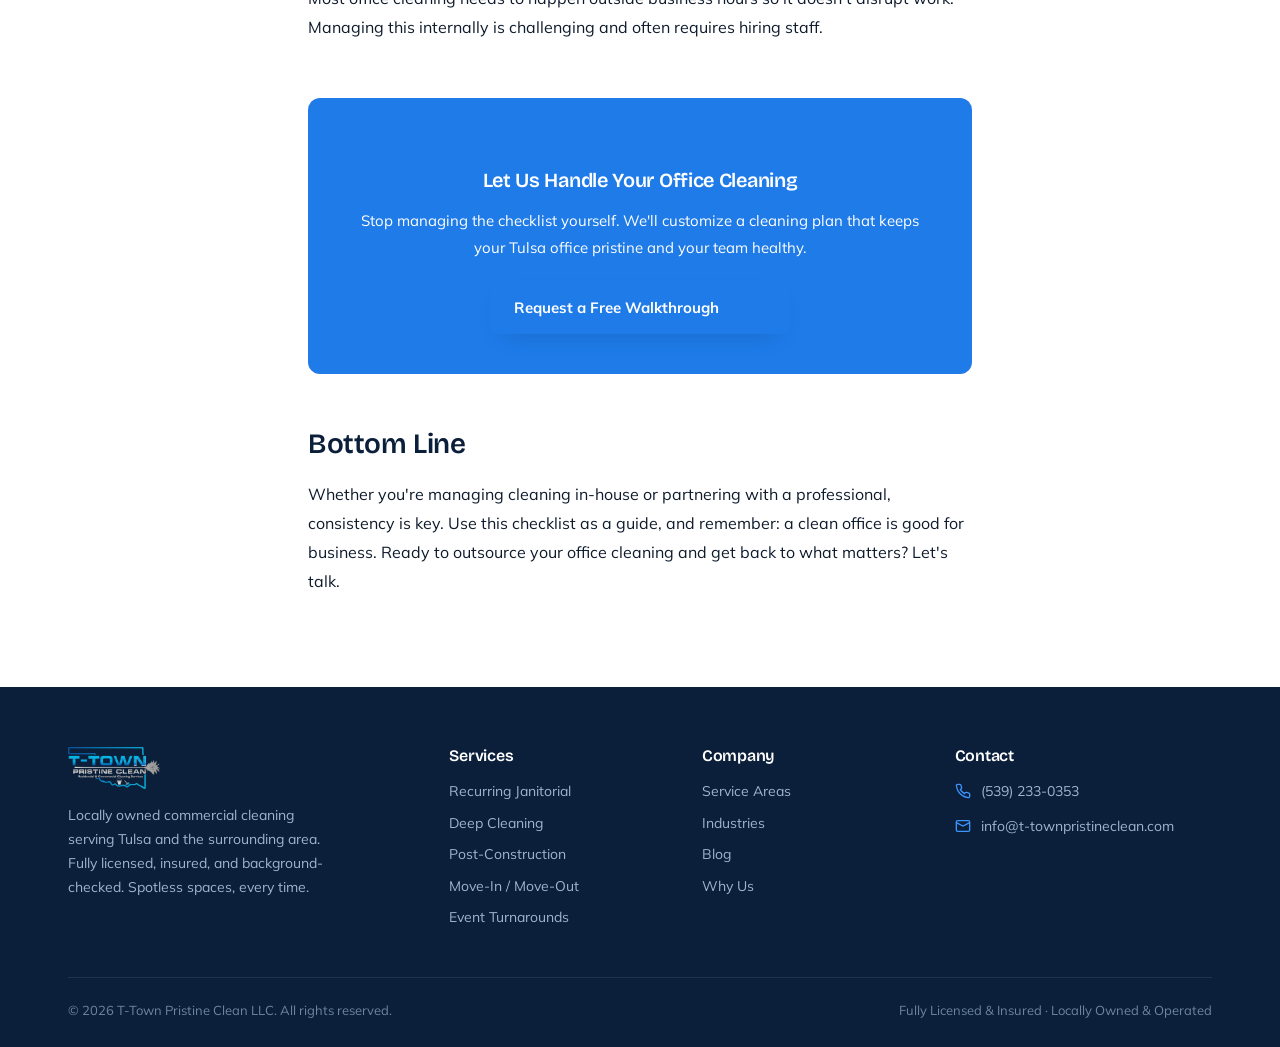
<file: blog/office-cleaning-checklist-tulsa.html>
<!DOCTYPE html>
<html lang="en">
<head>
<meta charset="UTF-8">
<meta name="viewport" content="width=device-width, initial-scale=1.0">
<title>Office Cleaning Checklist for Tulsa Businesses | T-Town Pristine Clean</title>
<meta name="description" content="Complete office cleaning checklist for Tulsa businesses. Daily, weekly, and monthly tasks to keep your workspace professional and healthy.">
<meta property="og:title" content="Office Cleaning Checklist for Tulsa Businesses">
<meta property="og:description" content="Daily, weekly, and monthly office cleaning checklist to maintain a professional, healthy workspace.">
<meta property="og:type" content="article">
<meta property="og:url" content="https://t-townpristineclean.com/blog/office-cleaning-checklist-tulsa.html">
<link rel="icon" type="image/png" href="../favicon.png">
<link rel="preconnect" href="https://fonts.googleapis.com">
<link rel="preconnect" href="https://fonts.gstatic.com" crossorigin>
<link href="https://fonts.googleapis.com/css2?family=Bricolage+Grotesque:opsz,wght@12..96,500;12..96,600;12..96,700&family=Mulish:wght@400;500;600;700;800&display=swap" rel="stylesheet">
<link rel="stylesheet" href="../styles.css">
<style>
.article-wrap { max-width: 720px; margin: 0 auto; padding: 72px 28px; }
.article-hero { background: linear-gradient(135deg, var(--blue) 0%, var(--blue-soft) 100%); color: #fff; padding: 56px 28px; margin: -72px -28px 56px; }
.article-hero h1 { font-size: clamp(32px, 4vw, 48px); margin-bottom: 16px; }
.article-meta { font-size: 14px; color: #C5D6EC; margin-bottom: 28px; }
.article-body { font-size: 16px; line-height: 1.8; color: var(--ink); }
.article-body h2 { font-size: 28px; margin: 48px 0 20px; color: var(--navy); }
.article-body h3 { font-size: 20px; margin: 32px 0 16px; color: var(--navy); }
.article-body p { margin-bottom: 20px; }
.article-body ul, .article-body ol { margin: 20px 0 20px 24px; }
.article-body li { margin-bottom: 12px; }
.section-box { background: var(--bg-2); padding: 28px; border-radius: 8px; border-left: 4px solid var(--blue); margin: 32px 0; }
.section-box h4 { margin-bottom: 12px; color: var(--navy); }
.section-box p { margin: 0; }
.cta-box { background: var(--blue); color: #fff; padding: 40px; border-radius: 12px; text-align: center; margin: 56px 0; }
.cta-box h3 { color: #fff; margin-bottom: 16px; }
.cta-box p { margin-bottom: 20px; font-size: 15px; }
.cta-box .btn { width: 100%; max-width: 300px; }
</style>
<script async src="https://www.googletagmanager.com/gtag/js?id=G-VPC9NRM5FG"></script>
<script>
  window.dataLayer = window.dataLayer || [];
  function gtag(){dataLayer.push(arguments);}
  gtag('js', new Date());
  gtag('config', 'G-VPC9NRM5FG');
</script>
<script type="application/ld+json">
<!-- Google tag (gtag.js) - Google Ads -->
<script async src="https://www.googletagmanager.com/gtag/js?id=AW-16498902872"></script>
<script>
  window.dataLayer = window.dataLayer || [];
  function gtag(){dataLayer.push(arguments);}
  gtag("config", "AW-16498902872");
</script>
{
  "@context": "https://schema.org",
  "@type": "BlogPosting",
  "headline": "Office Cleaning Checklist for Tulsa Businesses",
  "description": "Complete office cleaning checklist for maintaining a professional workplace.",
  "image": "https://t-townpristineclean.com/favicon.png",
  "datePublished": "2026-05-27",
  "dateModified": "2026-05-27",
  "author": {
    "@type": "Organization",
    "name": "T-Town Pristine Clean",
    "url": "https://t-townpristineclean.com"
  },
  "publisher": {
    "@type": "Organization",
    "name": "T-Town Pristine Clean",
    "logo": {
      "@type": "ImageObject",
      "url": "https://t-townpristineclean.com/favicon.png"
    }
  }
}
</script>
</head>
<body>

<div class="utility">
  <div class="wrap">
    <div class="u-left">
      <a href="tel:5392330353"><svg viewBox="0 0 24 24" fill="none" stroke="currentColor" stroke-width="2"><path d="M22 16.92v3a2 2 0 0 1-2.18 2 19.79 19.79 0 0 1-8.63-3.07 19.5 19.5 0 0 1-6-6 19.79 19.79 0 0 1-3.07-8.67A2 2 0 0 1 4.11 2h3a2 2 0 0 1 2 1.72c.13.96.36 1.9.7 2.81a2 2 0 0 1-.45 2.11L8.09 9.91a16 16 0 0 0 6 6l1.27-1.27a2 2 0 0 1 2.11-.45c.91.34 1.85.57 2.81.7A2 2 0 0 1 22 16.92z"/></svg>(539) 233-0353</a>
      <a href="mailto:info@t-townpristineclean.com"><svg viewBox="0 0 24 24" fill="none" stroke="currentColor" stroke-width="2"><rect x="2" y="4" width="20" height="16" rx="2"/><path d="m22 7-10 5L2 7"/></svg>info@t-townpristineclean.com</a>
      <span class="u-addr"><svg viewBox="0 0 24 24" fill="none" stroke="currentColor" stroke-width="2"><path d="M21 10c0 7-9 13-9 13s-9-6-9-13a9 9 0 0 1 18 0z"/><circle cx="12" cy="10" r="3"/></svg>Tulsa, OK &amp; surrounding areas</span>
    </div>
    <span class="u-tag">FULLY LICENSED &amp; INSURED · LOCALLY OWNED</span>
  </div>
</div>

<header>
  <div class="wrap">
    <a href="../index.html" class="logo"><img src="../images/logo.png" alt="T-Town Pristine Clean"></a>
    <nav class="main">
      <ul>
        <li><a href="../index.html#services">Services</a></li>
        <li><a href="../index.html#industries">Industries</a></li>
        <li><a href="../service-areas.html">Service Areas</a></li>
        <li><a href="index.html">Blog</a></li>
        <li><a href="../index.html#why">Why Us</a></li>
      </ul>
      <a href="../index.html#contact" class="btn btn-primary">Request a Walkthrough</a>
    </nav>
  </div>
</header>

<article class="article-wrap">
  <div class="article-hero">
    <div class="article-meta">May 27, 2026 • 6 min read</div>
    <h1>Office Cleaning Checklist for Tulsa Businesses</h1>
  </div>

  <div class="article-body">
    <p>A clean office is a productive office. When your workspace is well-maintained, employees stay healthier, clients feel more confident in your professionalism, and your team morale improves. But keeping up with office cleaning can feel overwhelming.</p>

    <p>That's why we've created a daily, weekly, and monthly office cleaning checklist for Tulsa businesses. Use this as a reference for what should be cleaned when—or let us handle it for you.</p>

    <h2>Daily Office Cleaning Tasks</h2>

    <p>These are tasks that should happen every day, ideally at the end of the workday or early morning before staff arrives:</p>

    <ul>
      <li>Empty all trash cans and replace liners</li>
      <li>Sweep and vacuum common areas (hallways, lobby, break rooms)</li>
      <li>Wipe down desks, tables, and work surfaces</li>
      <li>Clean and sanitize restrooms (toilets, sinks, mirrors, floors)</li>
      <li>Mop hard floors in high-traffic areas</li>
      <li>Wipe door handles, light switches, and other high-touch surfaces</li>
      <li>Restock paper products (toilet paper, paper towels, soap)</li>
      <li>Take out recycling</li>
    </ul>

    <h2>Weekly Office Cleaning Tasks</h2>

    <p>In addition to daily tasks, set aside time once a week for these deeper-cleaning items:</p>

    <ul>
      <li>Dust all surfaces, shelves, and baseboards</li>
      <li>Clean windows and glass doors inside</li>
      <li>Sanitize break room appliances (microwave, refrigerator handles, coffee maker)</li>
      <li>Deep clean restrooms (grout, tile, corners)</li>
      <li>Vacuum carpeted areas thoroughly, including under furniture</li>
      <li>Wipe down kitchen cabinets and countertops</li>
      <li>Clean trash can exteriors</li>
      <li>Sanitize phones, keyboards, and shared equipment</li>
    </ul>

    <h2>Monthly Office Cleaning Tasks</h2>

    <p>Once a month, tackle these more intensive cleaning projects:</p>

    <ul>
      <li>Clean inside windows and window sills</li>
      <li>Wash walls and remove scuffs and marks</li>
      <li>Deep clean carpets (consider professional carpet cleaning quarterly)</li>
      <li>Clean inside cabinets and drawers in common areas</li>
      <li>Shampoo or deep clean upholstered furniture</li>
      <li>Clean air vents and replace filters</li>
      <li>Descale and deep clean restroom fixtures</li>
      <li>Power wash or spot-clean entry areas</li>
    </ul>

    <div class="section-box">
      <h4>Don't Forget the Details</h4>
      <p>The little things matter: baseboards, light fixtures, air vents, and corners are often overlooked but visible to clients and staff. A truly clean office catches those details.</p>
    </div>

    <h2>Why Professional Office Cleaning Matters</h2>

    <p>Managing this checklist internally can drain your resources and pull employees away from their actual jobs. That's where professional commercial cleaning comes in.</p>

    <p>A reliable office cleaning service like T-Town Pristine Clean:</p>

    <ul>
      <li>Ensures nothing falls through the cracks</li>
      <li>Uses professional-grade equipment and products</li>
      <li>Works on your schedule (before hours, after hours, weekends)</li>
      <li>Provides consistency and accountability</li>
      <li>Frees up your team to focus on running your business</li>
    </ul>

    <h2>Common Office Cleaning Challenges</h2>

    <h3>Managing Multiple Spaces</h3>
    <p>Larger offices with multiple floors, break rooms, conference rooms, and restrooms need coordinated cleaning. It's easy for certain areas to be neglected.</p>

    <h3>Employee Health & Sanitation</h3>
    <p>Shared surfaces—keyboards, door handles, break room appliances—are germ hotspots. Regular, thorough sanitizing is essential, especially post-pandemic.</p>

    <h3>After-Hours Cleaning</h3>
    <p>Most office cleaning needs to happen outside business hours so it doesn't disrupt work. Managing this internally is challenging and often requires hiring staff.</p>

    <div class="cta-box">
      <h3>Let Us Handle Your Office Cleaning</h3>
      <p>Stop managing the checklist yourself. We'll customize a cleaning plan that keeps your Tulsa office pristine and your team healthy.</p>
      <a href="../index.html#contact" class="btn btn-primary">Request a Free Walkthrough</a>
    </div>

    <h2>Bottom Line</h2>

    <p>Whether you're managing cleaning in-house or partnering with a professional, consistency is key. Use this checklist as a guide, and remember: a clean office is good for business. Ready to outsource your office cleaning and get back to what matters? Let's talk.</p>
  </div>
</article>

<footer>
  <div class="wrap">
    <div class="foot-grid">
      <div>
        <img src="../images/logo.png" alt="T-Town Pristine Clean">
        <p>Locally owned commercial cleaning serving Tulsa and the surrounding area. Fully licensed, insured, and background-checked. Spotless spaces, every time.</p>
      </div>
      <div><h4>Services</h4><ul><li><a href="../index.html#services">Recurring Janitorial</a></li><li><a href="../index.html#services">Deep Cleaning</a></li><li><a href="../index.html#services">Post-Construction</a></li><li><a href="../index.html#services">Move-In / Move-Out</a></li><li><a href="../index.html#services">Event Turnarounds</a></li></ul></div>
      <div><h4>Company</h4><ul><li><a href="../service-areas.html">Service Areas</a></li><li><a href="../index.html#industries">Industries</a></li><li><a href="index.html">Blog</a></li><li><a href="../index.html#why">Why Us</a></li></ul></div>
      <div class="foot-c"><h4>Contact</h4>
        <div><svg viewBox="0 0 24 24" fill="none" stroke="currentColor" stroke-width="2"><path d="M22 16.92v3a2 2 0 0 1-2.18 2 19.79 19.79 0 0 1-8.63-3.07 19.5 19.5 0 0 1-6-6 19.79 19.79 0 0 1-3.07-8.67A2 2 0 0 1 4.11 2h3a2 2 0 0 1 2 1.72c.13.96.36 1.9.7 2.81a2 2 0 0 1-.45 2.11L8.09 9.91a16 16 0 0 0 6 6l1.27-1.27a2 2 0 0 1 2.11-.45c.91.34 1.85.57 2.81.7A2 2 0 0 1 22 16.92z"/></svg>(539) 233-0353</div>
        <div><svg viewBox="0 0 24 24" fill="none" stroke="currentColor" stroke-width="2"><rect x="2" y="4" width="20" height="16" rx="2"/><path d="m22 7-10 5L2 7"/></svg>info@t-townpristineclean.com</div>

      </div>
    </div>
    <div class="foot-bottom">
      <span>© 2026 T-Town Pristine Clean LLC. All rights reserved.</span>
      <span>Fully Licensed &amp; Insured · Locally Owned &amp; Operated</span>
    </div>
  </div>
</footer>

</body>
</html>
</file>
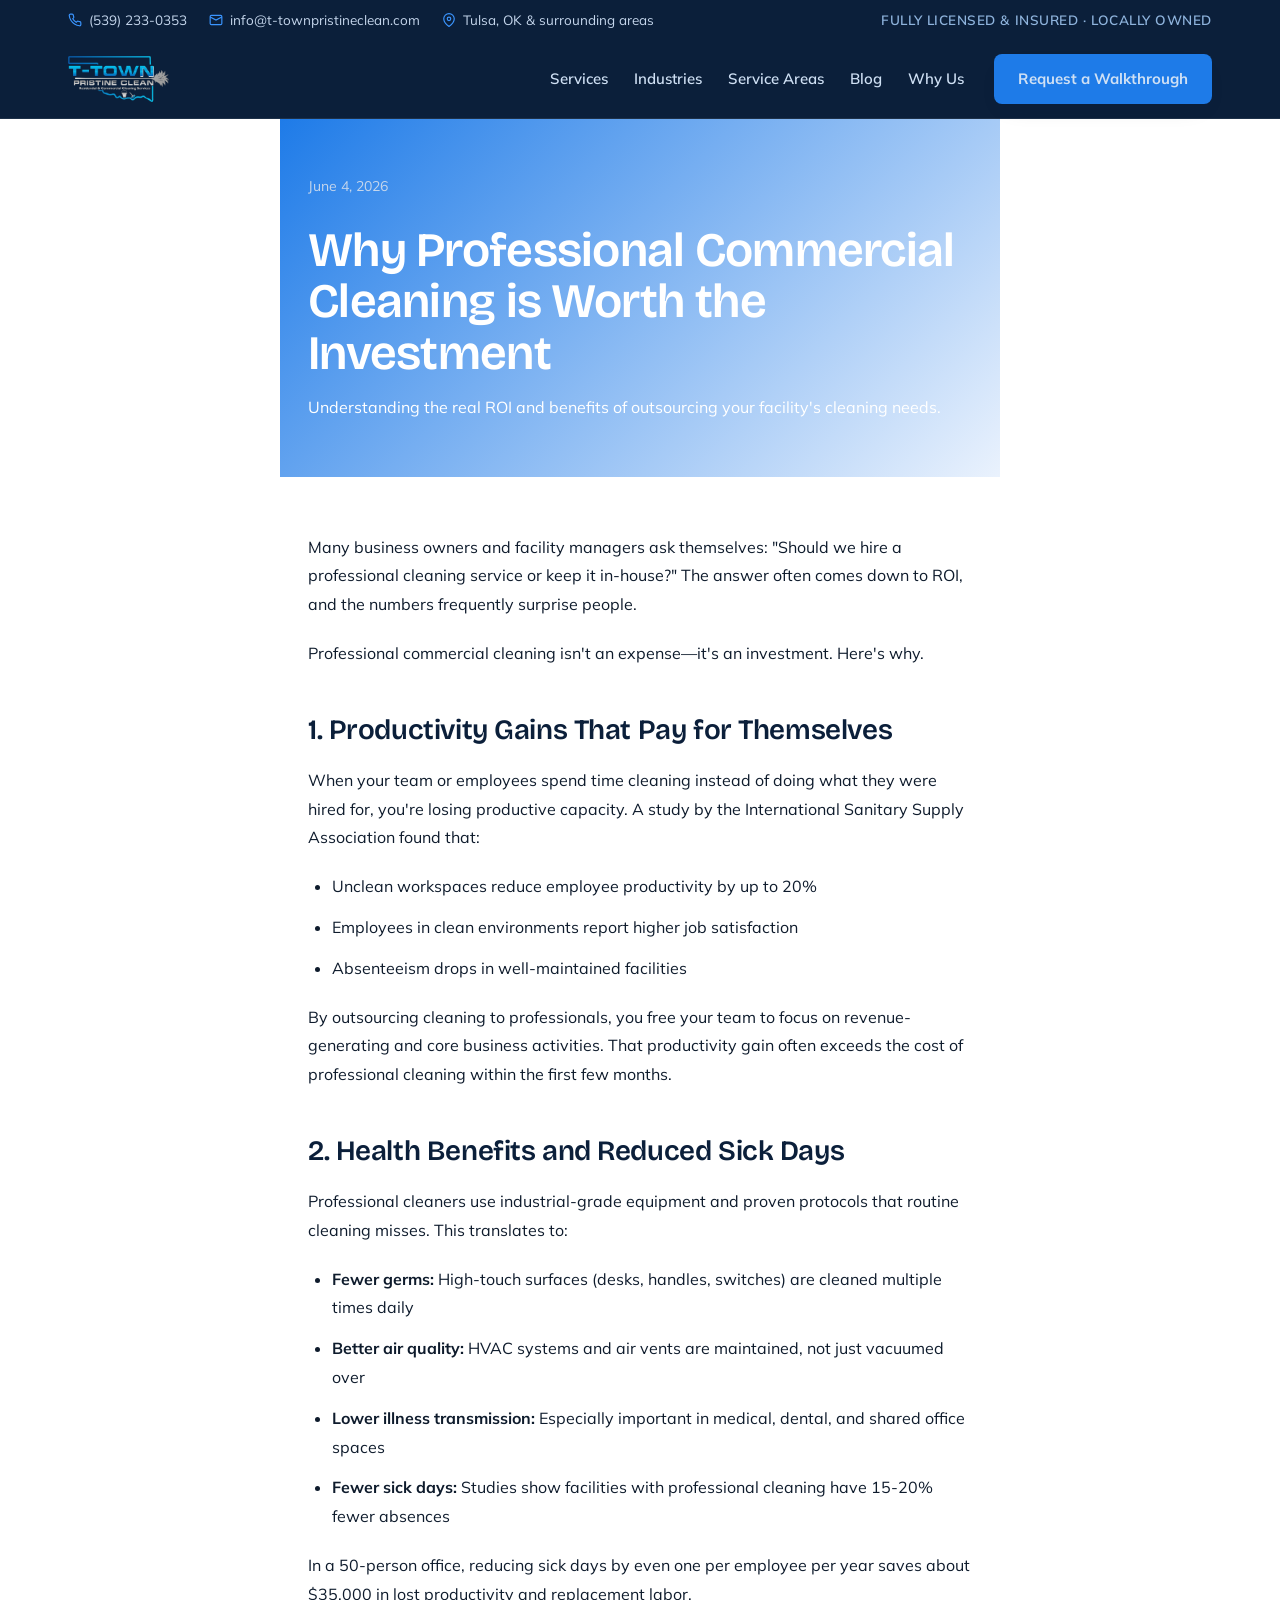
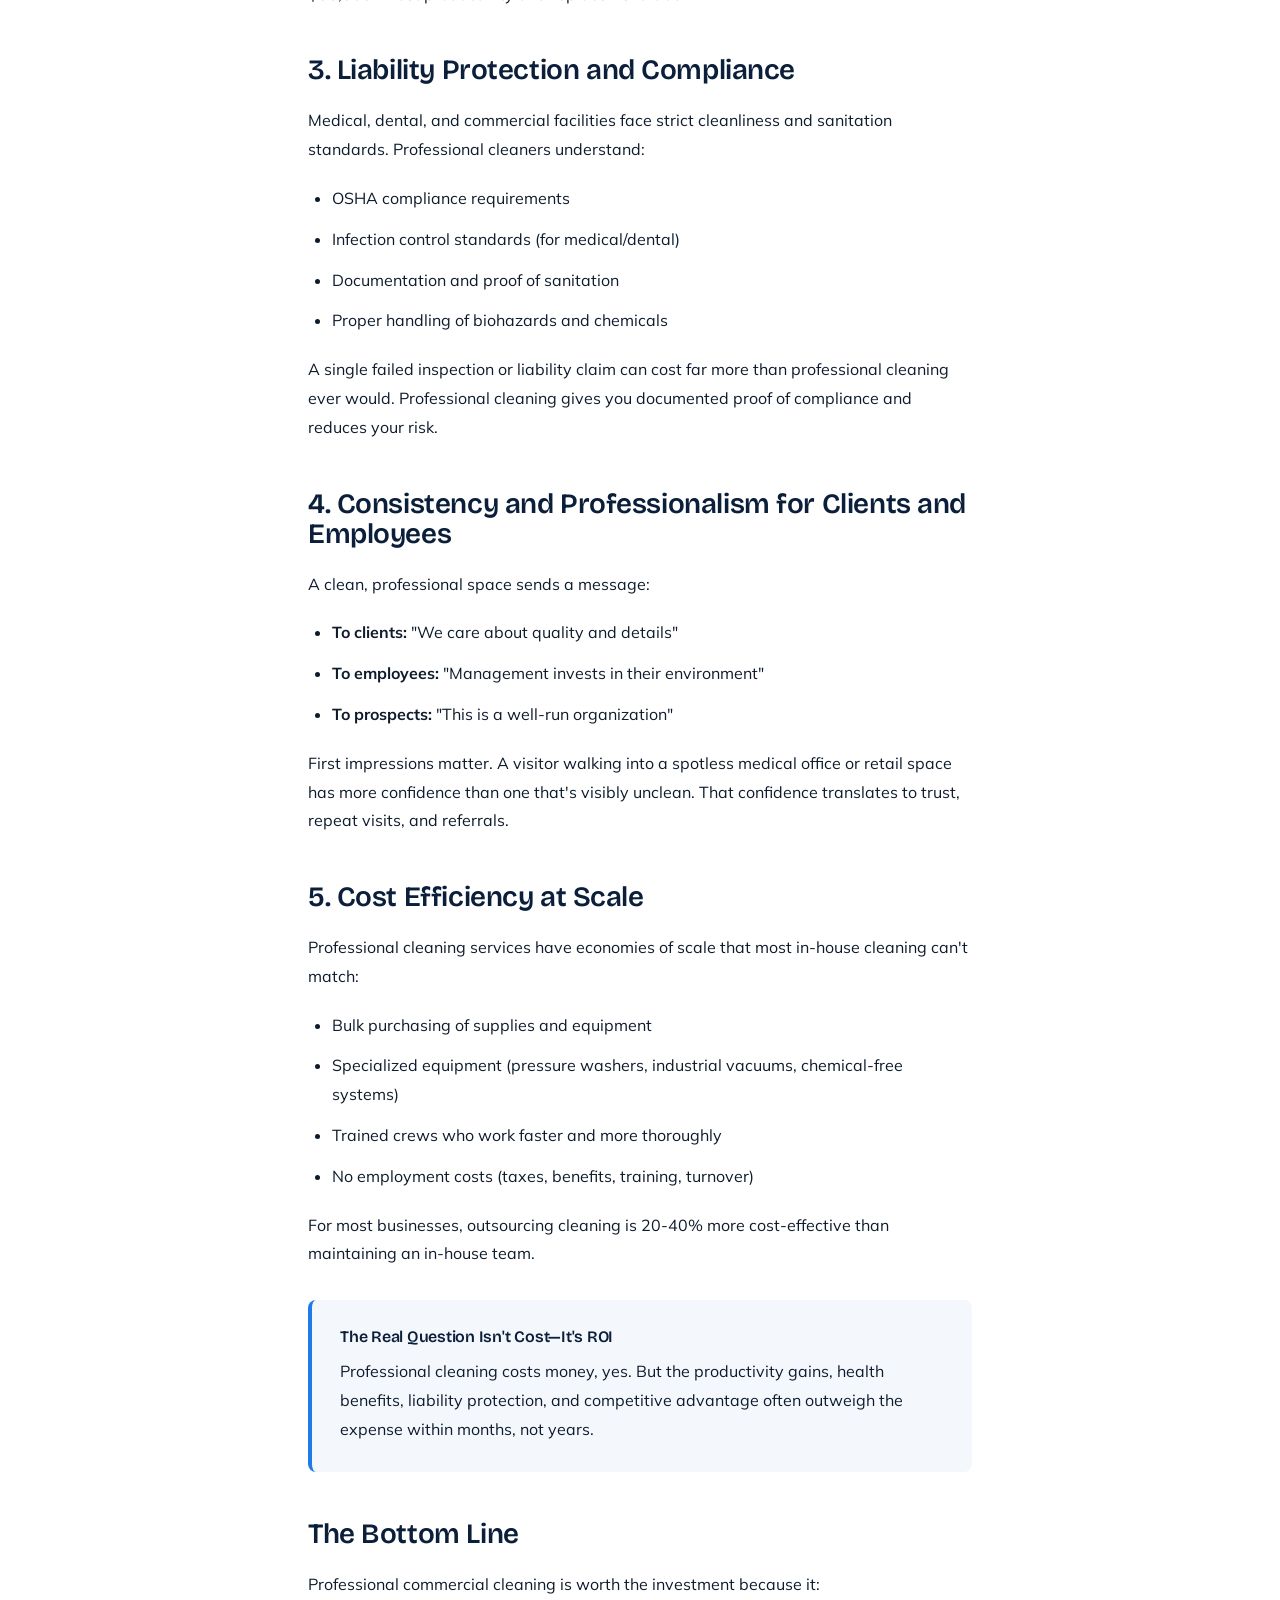
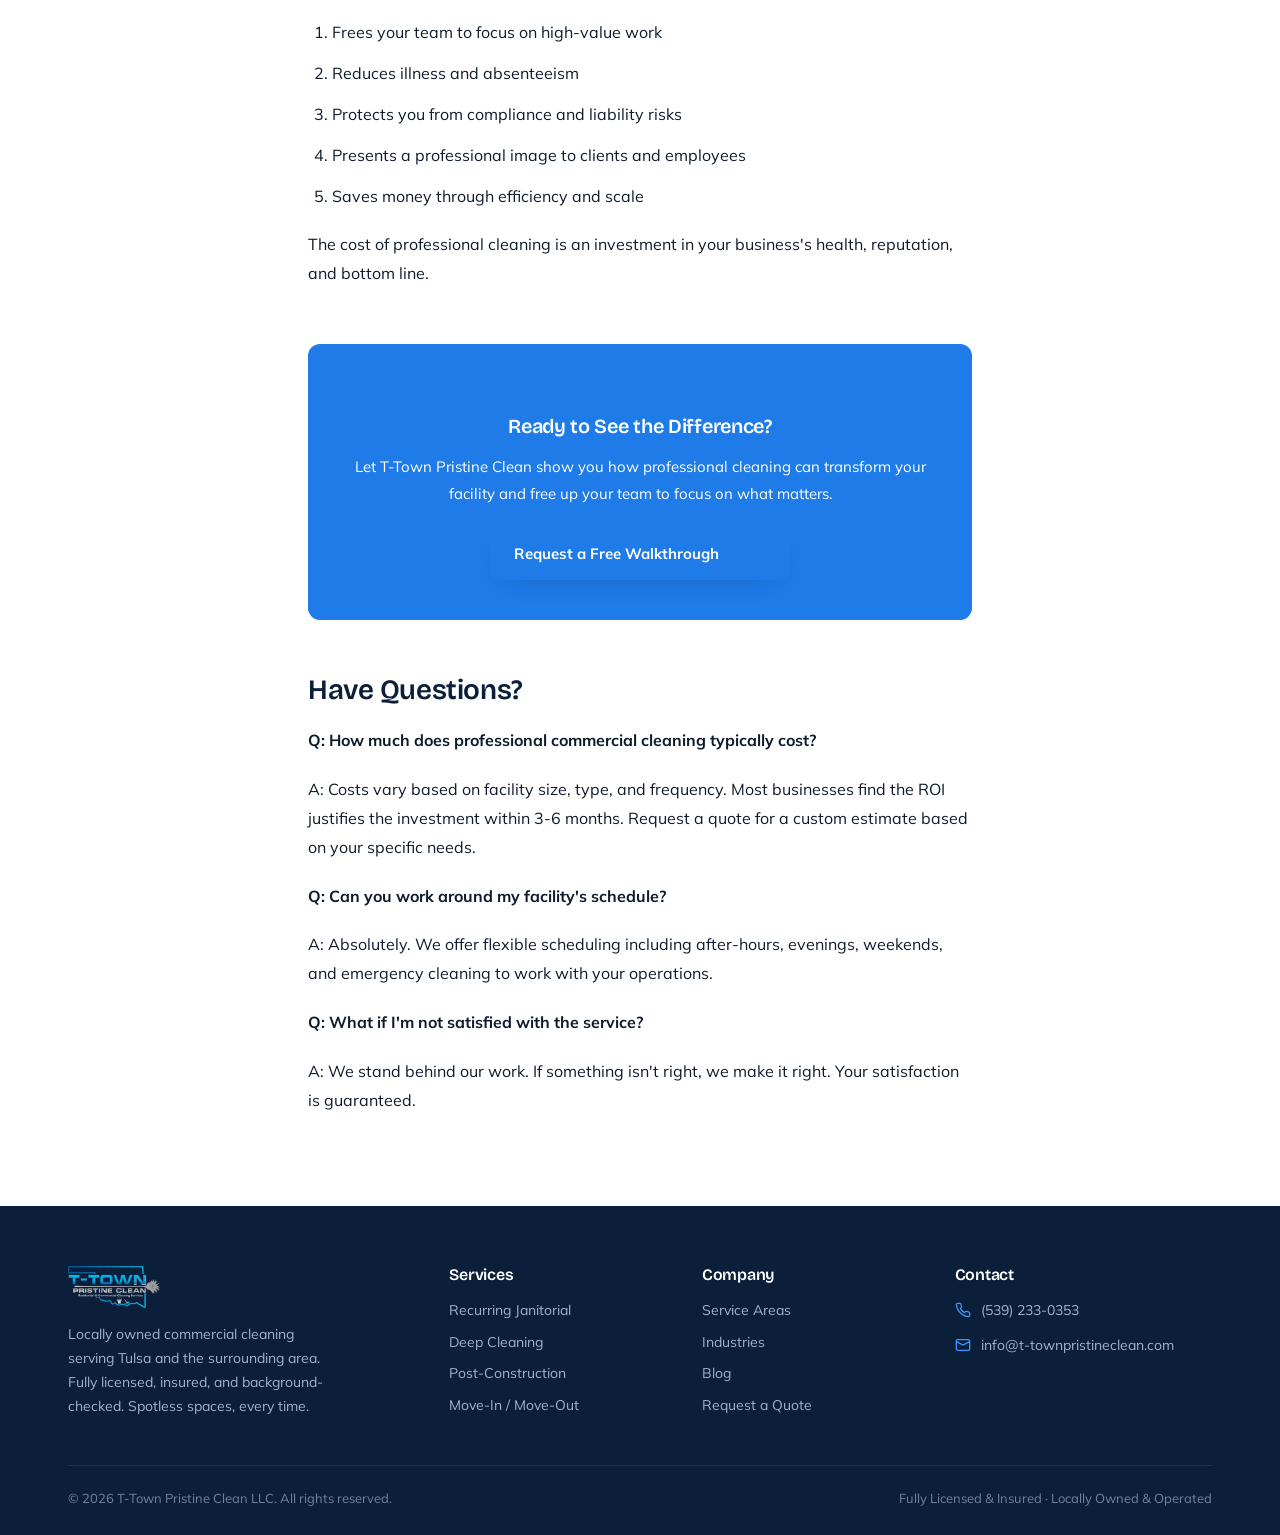
<file: blog/why-professional-commercial-cleaning-worth-investment.html>
<!DOCTYPE html>
<html lang="en">
<head>
<meta charset="UTF-8">
<meta name="viewport" content="width=device-width, initial-scale=1.0">
<title>Why Professional Commercial Cleaning is Worth the Investment | Tulsa</title>
<meta name="description" content="Understand the true ROI of professional commercial cleaning for your business. Learn how professional cleaning impacts productivity, health, and your bottom line.">
<meta property="og:title" content="Why Professional Commercial Cleaning is Worth the Investment">
<meta property="og:description" content="The business case for professional cleaning: productivity gains, health benefits, liability protection, and more.">
<meta property="og:type" content="article">
<meta property="og:url" content="https://t-townpristineclean.com/blog/why-professional-commercial-cleaning-worth-investment.html">
<link rel="canonical" href="https://t-townpristineclean.com/blog/why-professional-commercial-cleaning-worth-investment.html">
<meta name="robots" content="index, follow, max-snippet:-1, max-image-preview:large, max-video-preview:-1">
<link rel="icon" type="image/png" href="../favicon.png">
<link rel="preconnect" href="https://fonts.googleapis.com">
<link rel="preconnect" href="https://fonts.gstatic.com" crossorigin>
<link href="https://fonts.googleapis.com/css2?family=Bricolage+Grotesque:opsz,wght@12..96,500;12..96,600;12..96,700&family=Mulish:wght@400;500;600;700;800&display=swap" rel="stylesheet">
<link rel="stylesheet" href="../styles.css">
<style>
.article-wrap { max-width: 720px; margin: 0 auto; padding: 72px 28px; }
.article-hero { background: linear-gradient(135deg, var(--blue) 0%, var(--blue-soft) 100%); color: #fff; padding: 56px 28px; margin: -72px -28px 56px; }
.article-hero h1 { font-size: clamp(32px, 4vw, 48px); margin-bottom: 16px; }
.article-meta { font-size: 14px; color: #C5D6EC; margin-bottom: 28px; }
.article-body { font-size: 16px; line-height: 1.8; color: var(--ink); }
.article-body h2 { font-size: 28px; margin: 48px 0 20px; color: var(--navy); }
.article-body h3 { font-size: 20px; margin: 32px 0 16px; color: var(--navy); }
.article-body p { margin-bottom: 20px; }
.article-body ul, .article-body ol { margin: 20px 0 20px 24px; }
.article-body li { margin-bottom: 12px; }
.section-box { background: var(--bg-2); padding: 28px; border-radius: 8px; border-left: 4px solid var(--blue); margin: 32px 0; }
.section-box h4 { margin-bottom: 12px; color: var(--navy); }
.section-box p { margin: 0; }
.cta-box { background: var(--blue); color: #fff; padding: 40px; border-radius: 12px; text-align: center; margin: 56px 0; }
.cta-box h3 { color: #fff; margin-bottom: 16px; }
.cta-box p { margin-bottom: 20px; font-size: 15px; }
.cta-box .btn { width: 100%; max-width: 300px; }
</style>
<script async src="https://www.googletagmanager.com/gtag/js?id=G-VPC9NRM5FG"></script>
<script>
  window.dataLayer = window.dataLayer || [];
  function gtag(){dataLayer.push(arguments);}
  gtag('js', new Date());
  gtag('config', 'G-VPC9NRM5FG');
</script>
<!-- Google tag (gtag.js) - Google Ads -->
<script async src="https://www.googletagmanager.com/gtag/js?id=AW-16498902872"></script>
<script>
  window.dataLayer = window.dataLayer || [];
  function gtag(){dataLayer.push(arguments);}
  gtag("config", "AW-16498902872");
</script>
<script type="application/ld+json">
{
  "@context": "https://schema.org",
  "@type": "BlogPosting",
  "headline": "Why Professional Commercial Cleaning is Worth the Investment",
  "description": "Understand the true ROI of professional commercial cleaning for your business.",
  "image": "https://t-townpristineclean.com/favicon.png",
  "datePublished": "2026-06-04",
  "dateModified": "2026-06-04",
  "author": {
    "@type": "Organization",
    "name": "T-Town Pristine Clean",
    "url": "https://t-townpristineclean.com"
  },
  "publisher": {
    "@type": "Organization",
    "name": "T-Town Pristine Clean",
    "logo": {
      "@type": "ImageObject",
      "url": "https://t-townpristineclean.com/favicon.png"
    }
  }
}
</script>
<script type="application/ld+json">
{
  "@context": "https://schema.org",
  "@type": "BreadcrumbList",
  "itemListElement": [
    {
      "@type": "ListItem",
      "position": 1,
      "name": "Home",
      "item": "https://t-townpristineclean.com/"
    },
    {
      "@type": "ListItem",
      "position": 2,
      "name": "Blog",
      "item": "https://t-townpristineclean.com/blog/"
    },
    {
      "@type": "ListItem",
      "position": 3,
      "name": "Why Professional Commercial Cleaning is Worth the Investment",
      "item": "https://t-townpristineclean.com/blog/why-professional-commercial-cleaning-worth-investment.html"
    }
  ]
}
</script>
</head>
<body>

<div class="utility">
  <div class="wrap">
    <div class="u-left">
      <a href="tel:5392330353"><svg viewBox="0 0 24 24" fill="none" stroke="currentColor" stroke-width="2"><path d="M22 16.92v3a2 2 0 0 1-2.18 2 19.79 19.79 0 0 1-8.63-3.07 19.5 19.5 0 0 1-6-6 19.79 19.79 0 0 1-3.07-8.67A2 2 0 0 1 4.11 2h3a2 2 0 0 1 2 1.72c.13.96.36 1.9.7 2.81a2 2 0 0 1-.45 2.11L8.09 9.91a16 16 0 0 0 6 6l1.27-1.27a2 2 0 0 1 2.11-.45c.91.34 1.85.57 2.81.7A2 2 0 0 1 22 16.92z"/></svg>(539) 233-0353</a>
      <a href="mailto:info@t-townpristineclean.com"><svg viewBox="0 0 24 24" fill="none" stroke="currentColor" stroke-width="2"><rect x="2" y="4" width="20" height="16" rx="2"/><path d="m22 7-10 5L2 7"/></svg>info@t-townpristineclean.com</a>
      <span class="u-addr"><svg viewBox="0 0 24 24" fill="none" stroke="currentColor" stroke-width="2"><path d="M21 10c0 7-9 13-9 13s-9-6-9-13a9 9 0 0 1 18 0z"/><circle cx="12" cy="10" r="3"/></svg>Tulsa, OK &amp; surrounding areas</span>
    </div>
    <span class="u-tag">FULLY LICENSED &amp; INSURED · LOCALLY OWNED</span>
  </div>
</div>

<header>
  <div class="wrap">
    <a href="../index.html" class="logo"><img src="../images/logo.png" alt="T-Town Pristine Clean"></a>
    <nav class="main">
      <ul>
        <li><a href="../index.html#services">Services</a></li>
        <li><a href="../index.html#industries">Industries</a></li>
        <li><a href="../service-areas.html">Service Areas</a></li>
        <li><a href="index.html">Blog</a></li>
        <li><a href="../index.html#why">Why Us</a></li>
      </ul>
      <a href="../index.html#contact" class="btn btn-primary">Request a Walkthrough</a>
    </nav>
  </div>
</header>

<section class="article-wrap">
  <div class="article-hero">
    <div class="article-meta">June 4, 2026</div>
    <h1>Why Professional Commercial Cleaning is Worth the Investment</h1>
    <p>Understanding the real ROI and benefits of outsourcing your facility's cleaning needs.</p>
  </div>

  <div class="article-body">
    <p>Many business owners and facility managers ask themselves: "Should we hire a professional cleaning service or keep it in-house?" The answer often comes down to ROI, and the numbers frequently surprise people.</p>

    <p>Professional commercial cleaning isn't an expense—it's an investment. Here's why.</p>

    <h2>1. Productivity Gains That Pay for Themselves</h2>

    <p>When your team or employees spend time cleaning instead of doing what they were hired for, you're losing productive capacity. A study by the International Sanitary Supply Association found that:</p>

    <ul>
      <li>Unclean workspaces reduce employee productivity by up to 20%</li>
      <li>Employees in clean environments report higher job satisfaction</li>
      <li>Absenteeism drops in well-maintained facilities</li>
    </ul>

    <p>By outsourcing cleaning to professionals, you free your team to focus on revenue-generating and core business activities. That productivity gain often exceeds the cost of professional cleaning within the first few months.</p>

    <h2>2. Health Benefits and Reduced Sick Days</h2>

    <p>Professional cleaners use industrial-grade equipment and proven protocols that routine cleaning misses. This translates to:</p>

    <ul>
      <li><strong>Fewer germs:</strong> High-touch surfaces (desks, handles, switches) are cleaned multiple times daily</li>
      <li><strong>Better air quality:</strong> HVAC systems and air vents are maintained, not just vacuumed over</li>
      <li><strong>Lower illness transmission:</strong> Especially important in medical, dental, and shared office spaces</li>
      <li><strong>Fewer sick days:</strong> Studies show facilities with professional cleaning have 15-20% fewer absences</li>
    </ul>

    <p>In a 50-person office, reducing sick days by even one per employee per year saves about $35,000 in lost productivity and replacement labor.</p>

    <h2>3. Liability Protection and Compliance</h2>

    <p>Medical, dental, and commercial facilities face strict cleanliness and sanitation standards. Professional cleaners understand:</p>

    <ul>
      <li>OSHA compliance requirements</li>
      <li>Infection control standards (for medical/dental)</li>
      <li>Documentation and proof of sanitation</li>
      <li>Proper handling of biohazards and chemicals</li>
    </ul>

    <p>A single failed inspection or liability claim can cost far more than professional cleaning ever would. Professional cleaning gives you documented proof of compliance and reduces your risk.</p>

    <h2>4. Consistency and Professionalism for Clients and Employees</h2>

    <p>A clean, professional space sends a message:</p>

    <ul>
      <li><strong>To clients:</strong> "We care about quality and details"</li>
      <li><strong>To employees:</strong> "Management invests in their environment"</li>
      <li><strong>To prospects:</strong> "This is a well-run organization"</li>
    </ul>

    <p>First impressions matter. A visitor walking into a spotless medical office or retail space has more confidence than one that's visibly unclean. That confidence translates to trust, repeat visits, and referrals.</p>

    <h2>5. Cost Efficiency at Scale</h2>

    <p>Professional cleaning services have economies of scale that most in-house cleaning can't match:</p>

    <ul>
      <li>Bulk purchasing of supplies and equipment</li>
      <li>Specialized equipment (pressure washers, industrial vacuums, chemical-free systems)</li>
      <li>Trained crews who work faster and more thoroughly</li>
      <li>No employment costs (taxes, benefits, training, turnover)</li>
    </ul>

    <p>For most businesses, outsourcing cleaning is 20-40% more cost-effective than maintaining an in-house team.</p>

    <div class="section-box">
      <h4>The Real Question Isn't Cost—It's ROI</h4>
      <p>Professional cleaning costs money, yes. But the productivity gains, health benefits, liability protection, and competitive advantage often outweigh the expense within months, not years.</p>
    </div>

    <h2>The Bottom Line</h2>

    <p>Professional commercial cleaning is worth the investment because it:</p>

    <ol>
      <li>Frees your team to focus on high-value work</li>
      <li>Reduces illness and absenteeism</li>
      <li>Protects you from compliance and liability risks</li>
      <li>Presents a professional image to clients and employees</li>
      <li>Saves money through efficiency and scale</li>
    </ol>

    <p>The cost of professional cleaning is an investment in your business's health, reputation, and bottom line.</p>

    <div class="cta-box">
      <h3>Ready to See the Difference?</h3>
      <p>Let T-Town Pristine Clean show you how professional cleaning can transform your facility and free up your team to focus on what matters.</p>
      <a href="../index.html#contact" class="btn btn-primary">Request a Free Walkthrough</a>
    </div>

    <h2>Have Questions?</h2>

    <p><strong>Q: How much does professional commercial cleaning typically cost?</strong></p>
    <p>A: Costs vary based on facility size, type, and frequency. Most businesses find the ROI justifies the investment within 3-6 months. Request a quote for a custom estimate based on your specific needs.</p>

    <p><strong>Q: Can you work around my facility's schedule?</strong></p>
    <p>A: Absolutely. We offer flexible scheduling including after-hours, evenings, weekends, and emergency cleaning to work with your operations.</p>

    <p><strong>Q: What if I'm not satisfied with the service?</strong></p>
    <p>A: We stand behind our work. If something isn't right, we make it right. Your satisfaction is guaranteed.</p>
  </div>
</section>

<footer>
  <div class="wrap">
    <div class="foot-grid">
      <div>
        <img src="../images/logo.png" alt="T-Town Pristine Clean">
        <p>Locally owned commercial cleaning serving Tulsa and the surrounding area. Fully licensed, insured, and background-checked. Spotless spaces, every time.</p>
      </div>
      <div><h4>Services</h4><ul><li><a href="../index.html#services">Recurring Janitorial</a></li><li><a href="../index.html#services">Deep Cleaning</a></li><li><a href="../index.html#services">Post-Construction</a></li><li><a href="../index.html#services">Move-In / Move-Out</a></li></ul></div>
      <div><h4>Company</h4><ul><li><a href="../service-areas.html">Service Areas</a></li><li><a href="../index.html#industries">Industries</a></li><li><a href="index.html">Blog</a></li><li><a href="../index.html#contact">Request a Quote</a></li></ul></div>
      <div class="foot-c"><h4>Contact</h4>
        <div><svg viewBox="0 0 24 24" fill="none" stroke="currentColor" stroke-width="2"><path d="M22 16.92v3a2 2 0 0 1-2.18 2 19.79 19.79 0 0 1-8.63-3.07 19.5 19.5 0 0 1-6-6 19.79 19.79 0 0 1-3.07-8.67A2 2 0 0 1 4.11 2h3a2 2 0 0 1 2 1.72c.13.96.36 1.9.7 2.81a2 2 0 0 1-.45 2.11L8.09 9.91a16 16 0 0 0 6 6l1.27-1.27a2 2 0 0 1 2.11-.45c.91.34 1.85.57 2.81.7A2 2 0 0 1 22 16.92z"/></svg>(539) 233-0353</div>
        <div><svg viewBox="0 0 24 24" fill="none" stroke="currentColor" stroke-width="2"><rect x="2" y="4" width="20" height="16" rx="2"/><path d="m22 7-10 5L2 7"/></svg>info@t-townpristineclean.com</div>
      </div>
    </div>
    <div class="foot-bottom">
      <span>© 2026 T-Town Pristine Clean LLC. All rights reserved.</span>
      <span>Fully Licensed &amp; Insured · Locally Owned &amp; Operated</span>
    </div>
  </div>
</footer>

</body>
</html>
</file>
<file: styles.css>
:root{
  --navy:#0B1F3A; --navy-2:#102E55; --blue:#1E7BE8; --blue-2:#3B95FF;
  --blue-soft:#EAF2FD; --ink:#0E1B2C; --muted:#566578; --bg:#FFFFFF;
  --bg-2:#F4F8FD; --line:#E4EAF2; --gold:#E0A93B;
  --shadow:0 22px 60px -28px rgba(11,31,58,.42);
  --shadow-sm:0 10px 28px -16px rgba(11,31,58,.30);
}
*{margin:0;padding:0;box-sizing:border-box}
html{scroll-behavior:smooth}
body{font-family:'Mulish',sans-serif;background:var(--bg);color:var(--ink);line-height:1.6;-webkit-font-smoothing:antialiased;overflow-x:hidden}
h1,h2,h3,h4{font-family:'Bricolage Grotesque',sans-serif;font-weight:600;line-height:1.07;letter-spacing:-.015em}
a{color:inherit;text-decoration:none}
.wrap{max-width:1200px;margin:0 auto;padding:0 28px}
img{display:block;max-width:100%}
.blue{color:var(--blue)}

/* utility bar */
.utility{background:var(--navy);color:#C5D6EC;font-size:13.5px}
.utility .wrap{display:flex;justify-content:space-between;align-items:center;gap:18px;padding:9px 28px;flex-wrap:wrap}
.utility .u-left{display:flex;gap:22px;flex-wrap:wrap}
.utility a,.utility span{display:inline-flex;align-items:center;gap:7px}
.utility a:hover{color:#fff}
.utility svg{width:14px;height:14px;flex:none;color:var(--blue-2)}
.u-tag{color:#8FB4DD;font-weight:600;letter-spacing:.04em}

/* header */
header{position:sticky;top:0;z-index:60;background:var(--navy);border-bottom:1px solid rgba(255,255,255,.08)}
header .wrap{display:flex;align-items:center;gap:48px;padding:14px 28px}
.logo img{height:46px;width:auto}
nav.main{display:flex;align-items:center;gap:30px;margin-left:auto}
nav.main ul{display:flex;gap:26px;list-style:none;font-weight:600;font-size:15px}
nav.main a{color:#CFE0F4;transition:color .2s}
nav.main a:hover{color:#fff}
.btn{display:inline-flex;align-items:center;gap:9px;font-family:'Mulish',sans-serif;font-weight:700;font-size:15px;padding:13px 24px;border-radius:8px;transition:transform .2s,box-shadow .2s,background .2s,color .2s;cursor:pointer;border:none}
.btn-primary{background:var(--blue);color:#fff;box-shadow:var(--shadow-sm)}
.btn-primary:hover{transform:translateY(-2px);box-shadow:var(--shadow);background:var(--blue-2)}
.btn-ghost{background:transparent;color:#fff;border:1.5px solid rgba(255,255,255,.45)}
.btn-ghost:hover{background:#fff;color:var(--navy)}
.btn-dark{background:var(--navy);color:#fff}
.btn-dark:hover{transform:translateY(-2px);box-shadow:var(--shadow);background:var(--navy-2)}
.nav-toggle{display:none}

/* hero */
.hero{background:linear-gradient(160deg,var(--navy) 0%,var(--navy-2) 70%,#143866 100%);color:#fff;position:relative;overflow:hidden;padding:78px 0 90px}
.hero::after{content:'';position:absolute;top:-30%;right:-10%;width:55%;height:150%;background:radial-gradient(circle,rgba(30,123,232,.30),transparent 62%)}
.hero .wrap{position:relative;z-index:1;display:grid;grid-template-columns:1.04fr .96fr;gap:54px;align-items:center}
.eyebrow{display:inline-flex;align-items:center;gap:9px;font-size:12.5px;font-weight:800;letter-spacing:.16em;text-transform:uppercase;color:#9FC6F2;margin-bottom:20px}
.eyebrow .ln{width:26px;height:2px;background:var(--blue-2)}
.hero h1{font-size:clamp(38px,5vw,62px);margin-bottom:20px;color:#fff}
.hero h1 .accent{background:linear-gradient(90deg,#3B95FF,#8Fc4ff);-webkit-background-clip:text;background-clip:text;-webkit-text-fill-color:transparent}
.hero p.lead{font-size:18px;color:#C2D4EA;max-width:500px;margin-bottom:30px}
.hero-cta{display:flex;gap:13px;flex-wrap:wrap;margin-bottom:30px}
.hero-trust{display:flex;gap:14px 26px;flex-wrap:wrap;font-size:14px;color:#BFD2E9;font-weight:600}
.hero-trust span{display:flex;align-items:center;gap:8px}
.hero-trust svg{width:17px;height:17px;color:var(--blue-2);flex:none}
.hero-visual{position:relative}
.hero-visual .frame{border-radius:18px;overflow:hidden;box-shadow:var(--shadow);border:5px solid rgba(255,255,255,.10)}
.hero-visual .frame img{width:100%;height:430px;object-fit:cover}
.hero-stat{position:absolute;bottom:-22px;left:-22px;background:#fff;color:var(--ink);border-radius:14px;padding:16px 20px;box-shadow:var(--shadow);display:flex;align-items:center;gap:13px}
.hero-stat .ic{width:44px;height:44px;border-radius:11px;background:var(--blue-soft);display:grid;place-items:center;color:var(--blue);flex:none}
.hero-stat .ic svg{width:23px;height:23px}
.hero-stat b{font-family:'Bricolage Grotesque';font-size:15px;display:block;line-height:1.15}
.hero-stat small{color:var(--muted);font-size:12.5px}

/* trust strip */
.strip{background:var(--bg-2);border-bottom:1px solid var(--line)}
.strip .wrap{display:flex;justify-content:space-between;gap:18px;flex-wrap:wrap;padding:22px 28px}
.strip .item{display:flex;align-items:center;gap:10px;font-weight:700;font-size:14.5px;color:var(--ink)}
.strip .item svg{width:20px;height:20px;color:var(--blue);flex:none}

/* sections */
section{padding:86px 0}
.sec-head{max-width:680px;margin:0 auto 52px;text-align:center}
.sec-eyebrow{font-size:12.5px;font-weight:800;letter-spacing:.16em;text-transform:uppercase;color:var(--blue);margin-bottom:13px}
.sec-head h2{font-size:clamp(29px,3.6vw,43px);margin-bottom:15px}
.sec-head p{color:var(--muted);font-size:17px}

/* industries */
.ind-grid{display:grid;grid-template-columns:repeat(2,1fr);gap:24px}
.ind{position:relative;border-radius:18px;overflow:hidden;box-shadow:var(--shadow-sm);min-height:280px;display:flex;align-items:flex-end;border:1px solid var(--line)}
.ind img{position:absolute;inset:0;width:100%;height:100%;object-fit:cover;transition:transform .6s ease}
.ind:hover img{transform:scale(1.06)}
.ind::after{content:'';position:absolute;inset:0;background:linear-gradient(to top,rgba(8,20,38,.92) 8%,rgba(8,20,38,.45) 45%,rgba(8,20,38,.08) 100%)}
.ind .body{position:relative;z-index:1;padding:28px;color:#fff}
.ind .tag{display:inline-block;font-size:11.5px;font-weight:800;letter-spacing:.12em;text-transform:uppercase;color:#9FC6F2;margin-bottom:8px}
.ind h3{font-size:23px;color:#fff;margin-bottom:7px}
.ind p{font-size:14.5px;color:#D5E2F1;max-width:420px}

/* process */
.process{background:var(--navy);color:#fff;position:relative;overflow:hidden}
.process::before{content:'';position:absolute;bottom:-40%;left:-8%;width:45%;height:150%;background:radial-gradient(circle,rgba(30,123,232,.22),transparent 62%)}
.process .sec-head h2{color:#fff}
.process .sec-head p{color:#B7CCE6}
.proc-grid{position:relative;z-index:1;display:grid;grid-template-columns:repeat(4,1fr);gap:22px}
.proc{padding:28px 22px;background:rgba(255,255,255,.05);border:1px solid rgba(255,255,255,.10);border-radius:16px}
.proc .n{font-family:'Bricolage Grotesque';font-size:14px;font-weight:700;color:var(--navy);background:var(--blue-2);width:32px;height:32px;border-radius:50%;display:grid;place-items:center;margin-bottom:16px}
.proc h3{font-size:18px;color:#fff;margin-bottom:7px}
.proc p{font-size:14px;color:#B7CCE6}

/* gallery */
.gal{display:grid;grid-template-columns:repeat(12,1fr);grid-auto-rows:200px;gap:14px}
.gal figure{position:relative;overflow:hidden;border-radius:14px;border:1px solid var(--line)}
.gal img{width:100%;height:100%;object-fit:cover;transition:transform .6s}
.gal figure:hover img{transform:scale(1.07)}
.gal figcaption{position:absolute;left:0;bottom:0;right:0;padding:16px 16px 13px;background:linear-gradient(to top,rgba(8,20,38,.85),transparent);color:#fff;font-size:13px;font-weight:700;opacity:0;transform:translateY(8px);transition:.3s}
.gal figure:hover figcaption{opacity:1;transform:none}
.g-a{grid-column:span 5;grid-row:span 2}
.g-b{grid-column:span 4}
.g-c{grid-column:span 3}
.g-d{grid-column:span 4}
.g-e{grid-column:span 4}
.g-f{grid-column:span 4}
.g-g{grid-column:span 7}
.gal-note{text-align:center;margin-top:26px;color:var(--muted);font-size:15px}

/* why */
.why-grid{display:grid;grid-template-columns:repeat(2,1fr);gap:20px 40px}
.why-item{display:flex;gap:15px;align-items:flex-start;padding-bottom:6px}
.why-item .ic{width:46px;height:46px;border-radius:12px;background:var(--blue-soft);display:grid;place-items:center;color:var(--blue);flex:none}
.why-item .ic svg{width:23px;height:23px}
.why-item b{font-family:'Bricolage Grotesque';font-size:18px;display:block;margin-bottom:3px}
.why-item p{color:var(--muted);font-size:15px}

/* owner teaser */
.owner{background:var(--bg-2);border-top:1px solid var(--line);border-bottom:1px solid var(--line)}
.owner .wrap{display:grid;grid-template-columns:.85fr 1.15fr;gap:50px;align-items:center}
.owner .photo{border-radius:18px;overflow:hidden;box-shadow:var(--shadow);border:1px solid var(--line)}
.owner .photo img{width:100%;height:480px;object-fit:cover;object-position:top center}
.owner h2{font-size:clamp(28px,3.4vw,40px);margin-bottom:8px}
.owner .role{color:var(--blue);font-weight:800;letter-spacing:.04em;text-transform:uppercase;font-size:13px;margin-bottom:18px}
.owner p{color:var(--muted);font-size:16.5px;margin-bottom:16px}
.owner .creds{display:flex;gap:10px;flex-wrap:wrap;margin:20px 0 26px}
.owner .creds span{background:#fff;border:1px solid var(--line);border-radius:8px;padding:8px 14px;font-size:13.5px;font-weight:700;color:var(--ink)}

/* CTA band */
.cta-band{background:linear-gradient(135deg,var(--blue),#1559b8);border-radius:24px;padding:58px 50px;text-align:center;color:#fff;position:relative;overflow:hidden;max-width:1144px;margin:0 auto}
.cta-band::before{content:'';position:absolute;top:-60%;left:-8%;width:45%;height:220%;background:radial-gradient(circle,rgba(255,255,255,.18),transparent 60%)}
.cta-band h2{font-size:clamp(27px,3.4vw,40px);color:#fff;margin-bottom:13px;position:relative}
.cta-band p{color:#DCEAFB;font-size:17px;margin-bottom:26px;position:relative;max-width:540px;margin-left:auto;margin-right:auto}
.cta-band .hero-cta{justify-content:center;position:relative;margin:0}

/* footer */
footer{background:var(--navy);color:#9FB4CE;padding:60px 0 26px}
.foot-grid{display:grid;grid-template-columns:1.6fr 1fr 1fr 1.2fr;gap:38px;padding-bottom:40px;border-bottom:1px solid rgba(255,255,255,.09)}
.foot-grid h4{color:#fff;font-size:16px;margin-bottom:16px}
.foot-grid img{height:42px;margin-bottom:15px}
.foot-grid p{font-size:14px;line-height:1.7;max-width:270px}
.foot-grid ul{list-style:none}
.foot-grid li{margin-bottom:9px;font-size:14px}
.foot-grid a:hover{color:#fff}
.foot-c div{display:flex;gap:10px;margin-bottom:12px;font-size:14px;align-items:flex-start}
.foot-c svg{width:16px;height:16px;color:var(--blue-2);flex:none;margin-top:3px}
.foot-bottom{padding-top:22px;display:flex;justify-content:space-between;flex-wrap:wrap;gap:10px;font-size:13px;color:#6F84A0}

/* about page */
.about-hero{background:linear-gradient(160deg,var(--navy),var(--navy-2));color:#fff;padding:64px 0}
.about-hero .wrap{display:grid;grid-template-columns:.8fr 1.2fr;gap:50px;align-items:center}
.about-hero .photo{border-radius:18px;overflow:hidden;box-shadow:var(--shadow);border:5px solid rgba(255,255,255,.10)}
.about-hero .photo img{width:100%;height:460px;object-fit:cover;object-position:top center}
.about-hero h1{font-size:clamp(34px,4.4vw,52px);color:#fff;margin-bottom:10px}
.about-hero .role{color:#9FC6F2;font-weight:800;letter-spacing:.05em;text-transform:uppercase;font-size:14px;margin-bottom:18px}
.about-hero p{color:#C2D4EA;font-size:17px;margin-bottom:14px}
.bio-body{max-width:820px;margin:0 auto}
.bio-body h2{font-size:30px;margin:8px 0 18px}
.bio-body p{color:#3A4961;font-size:17px;margin-bottom:18px}
.cred-card{background:var(--bg-2);border:1px solid var(--line);border-radius:18px;padding:32px;margin:34px 0}
.cred-card h3{font-size:20px;margin-bottom:18px}
.cred-grid{display:grid;grid-template-columns:1fr 1fr;gap:16px}
.cred-grid .row{display:flex;gap:12px;align-items:flex-start}
.cred-grid svg{width:20px;height:20px;color:var(--blue);flex:none;margin-top:2px}
.cred-grid b{display:block;font-size:15px}
.cred-grid small{color:var(--muted);font-size:13.5px}

/* ===== refactored inline styles ===== */
.navy-box{background:var(--navy-2);border:1px solid rgba(255,255,255,.15);border-radius:8px;padding:40px;color:#fff}
.navy-box h3{color:#fff}
.navy-box h4{color:#fff;margin-bottom:12px}
.text-light{color:#B7CCE6}
.text-white{color:#fff}
.flex-center{display:flex;justify-content:center}
.flex-gap{gap:10px}
.chips{display:flex;flex-wrap:wrap;gap:10px;justify-content:center}
.chip{background:rgba(255,255,255,.12);color:#fff;padding:9px 16px;border-radius:999px;display:inline-block}
.step-circle{width:24px;height:24px;background:var(--gold);color:#0B1F3A;border-radius:50%;display:flex;align-items:center;justify-content:center;font-weight:600;font-size:14px;min-width:24px;flex:none}
.step-text{margin:4px 0 0;color:#B7CCE6;font-size:14px}
.step-item{display:flex;gap:16px;margin-bottom:16px}
.step-item:last-child{margin-bottom:0}
.rating-badge{margin-top:16px;display:inline-flex;align-items:center;gap:10px;background:#fff;border:1px solid var(--line);border-radius:999px;padding:9px 18px;box-shadow:var(--shadow-sm)}
.rating-stars{color:var(--gold);letter-spacing:2px;font-size:16px}
.rating-score{font-family:'Bricolage Grotesque';font-weight:700}
.rating-label{color:var(--muted);font-size:14px}
.process-box{background:var(--navy-2);border:1px solid rgba(255,255,255,.15);border-radius:8px;padding:40px;margin-top:60px;margin-bottom:60px;color:#fff;text-align:center}
.process-box h3{font-size:28px;margin-bottom:12px;color:#fff}
.process-box p{font-size:16px;color:#B7CCE6;max-width:600px;margin:0 auto 40px}
.process-list{max-width:500px;list-style:none;padding:0;margin:0}
.process-item{display:flex;gap:16px;margin-bottom:16px}
.process-item:last-child{margin-bottom:0}
.section-highlight{background:var(--navy-2);border:1px solid rgba(255,255,255,.15);border-radius:8px;padding:40px;text-align:center;margin-bottom:60px;color:#fff}
.section-highlight h3{font-size:20px;margin-bottom:24px;font-weight:600;color:#fff}
.section-highlight p{color:#B7CCE6}

@media(max-width:920px){
  .hero .wrap,.owner .wrap,.about-hero .wrap{grid-template-columns:1fr;gap:42px}
  .proc-grid{grid-template-columns:1fr 1fr}
  .foot-grid{grid-template-columns:1fr 1fr}
  .gal{grid-auto-rows:170px}
}
@media(max-width:680px){
  nav.main ul,.u-left .u-addr{display:none}
  .ind-grid,.why-grid,.proc-grid,.foot-grid,.cred-grid{grid-template-columns:1fr}
  .strip .wrap{gap:14px}
  .gal{display:flex;flex-direction:column}
  .gal img{height:220px}
  .cta-band{padding:42px 24px}
  .hero{padding:52px 0 70px}
}

/* ===== v2 additions ===== */
/* services */
.svc-wrap{display:grid;grid-template-columns:repeat(3,1fr);gap:20px}
.svc-card{padding:26px 24px;background:var(--bg-2);border:1px solid var(--line);border-radius:16px;transition:transform .3s,box-shadow .3s}
.svc-card:hover{transform:translateY(-5px);box-shadow:var(--shadow-sm)}
.svc-card .ic{width:48px;height:48px;border-radius:12px;background:var(--blue-soft);display:grid;place-items:center;color:var(--blue);margin-bottom:15px}
.svc-card .ic svg{width:24px;height:24px}
.svc-card h3{font-size:18.5px;margin-bottom:6px}
.svc-card p{color:var(--muted);font-size:14.5px}
.freq{margin-top:34px;background:var(--navy);border-radius:18px;padding:28px 30px;display:flex;align-items:center;justify-content:space-between;gap:24px;flex-wrap:wrap}
.freq .lbl{color:#fff}
.freq .lbl b{font-family:'Bricolage Grotesque';font-size:20px;display:block}
.freq .lbl span{color:#B7CCE6;font-size:14.5px}
.freq .chips{display:flex;gap:10px;flex-wrap:wrap}
.freq .chips span{background:rgba(255,255,255,.08);border:1px solid rgba(255,255,255,.16);color:#E4EEF9;padding:9px 16px;border-radius:999px;font-size:14px;font-weight:700}
.svc-note{text-align:center;margin-top:24px;color:var(--muted);font-size:15px}

/* industries extras */
.ind-more{margin-top:30px;background:var(--bg-2);border:1px solid var(--line);border-radius:18px;padding:28px 30px}
.ind-more h4{font-size:16px;margin-bottom:14px;font-family:'Bricolage Grotesque'}
.ind-chips{display:flex;gap:10px;flex-wrap:wrap}
.ind-chips span{background:#fff;border:1px solid var(--line);border-radius:999px;padding:8px 15px;font-size:13.5px;font-weight:600;color:var(--ink)}
.ind-chips span.more{background:var(--blue-soft);border-color:transparent;color:var(--blue)}
.res-note{margin-top:18px;font-size:15px;color:var(--muted);border-left:3px solid var(--blue);padding-left:16px}
.res-note b{color:var(--ink)}

/* owner blurb inside why */
.owner-note{margin-top:46px;background:var(--bg-2);border:1px solid var(--line);border-radius:18px;padding:26px 30px;display:flex;gap:24px;align-items:center}
.owner-note img{width:96px;height:96px;border-radius:50%;object-fit:cover;object-position:top center;flex:none;border:3px solid #fff;box-shadow:var(--shadow-sm)}
.owner-note .t .lbl{font-size:12px;font-weight:800;letter-spacing:.14em;text-transform:uppercase;color:var(--blue);margin-bottom:6px}
.owner-note .t b{font-family:'Bricolage Grotesque';font-size:18px}
.owner-note .t p{color:var(--muted);font-size:14.5px;margin-top:4px;max-width:640px}

/* contact form */
.contact{background:var(--navy);color:#fff}
.contact .wrap{display:grid;grid-template-columns:.9fr 1.1fr;gap:50px;align-items:start}
.contact .intro h2{color:#fff;font-size:clamp(28px,3.4vw,40px);margin-bottom:14px}
.contact .intro p{color:#B7CCE6;font-size:16.5px;margin-bottom:24px}
.contact .intro .line{display:flex;gap:11px;align-items:center;margin-bottom:14px;font-size:15.5px;color:#E4EEF9;font-weight:600}
.contact .intro .line svg{width:19px;height:19px;color:var(--blue-2);flex:none}
.form{background:#fff;border-radius:18px;padding:30px;box-shadow:var(--shadow)}
.form .row{display:grid;grid-template-columns:1fr 1fr;gap:14px}
.field{margin-bottom:14px}
.field label{display:block;font-size:13px;font-weight:700;color:var(--ink);margin-bottom:6px}
.field input,.field select,.field textarea{width:100%;padding:12px 14px;border:1.5px solid var(--line);border-radius:9px;font-family:'Mulish';font-size:14.5px;color:var(--ink);background:#fff;transition:border-color .2s}
.field input:focus,.field select:focus,.field textarea:focus{outline:none;border-color:var(--blue)}
.field textarea{resize:vertical;min-height:90px}
.form button{width:100%;margin-top:6px;justify-content:center}
.form .ok{display:none;text-align:center;padding:30px 10px}
.form .ok svg{width:52px;height:52px;color:#1FА86B;color:#1f9d63;margin:0 auto 14px}
.form .ok b{font-family:'Bricolage Grotesque';font-size:22px;display:block;margin-bottom:6px;color:var(--ink)}
.form .ok p{color:var(--muted);font-size:15px}
.form-tiny{font-size:12px;color:var(--muted);text-align:center;margin-top:12px}
@media(max-width:920px){
  .svc-wrap{grid-template-columns:1fr 1fr}
  .contact .wrap{grid-template-columns:1fr;gap:34px}
}
@media(max-width:680px){
  .svc-wrap{grid-template-columns:1fr}
  .freq{flex-direction:column;align-items:flex-start}
  .form .row{grid-template-columns:1fr}
  .owner-note{flex-direction:column;text-align:center}
}

/* testimonials */
.tn-grid{display:grid;grid-template-columns:repeat(3,1fr);gap:22px}
.tn{background:#fff;border:1px solid var(--line);border-radius:18px;padding:28px;box-shadow:var(--shadow-sm);display:flex;flex-direction:column}
.tn .stars{color:var(--gold);font-size:16px;letter-spacing:2px;margin-bottom:14px}
.tn p{font-size:15.5px;color:var(--ink);line-height:1.6;margin-bottom:18px;flex:1}
.tn .by{display:flex;align-items:center;gap:10px;border-top:1px solid var(--line);padding-top:15px}
.tn .by .g{width:30px;height:30px;border-radius:50%;background:var(--blue-soft);display:grid;place-items:center;flex:none;font-family:'Bricolage Grotesque';font-weight:700;color:var(--blue);font-size:15px}
.tn .by b{font-size:14px;display:block}
.tn .by small{color:var(--muted);font-size:12.5px}
@media(max-width:920px){.tn-grid{grid-template-columns:1fr}}
</file>
